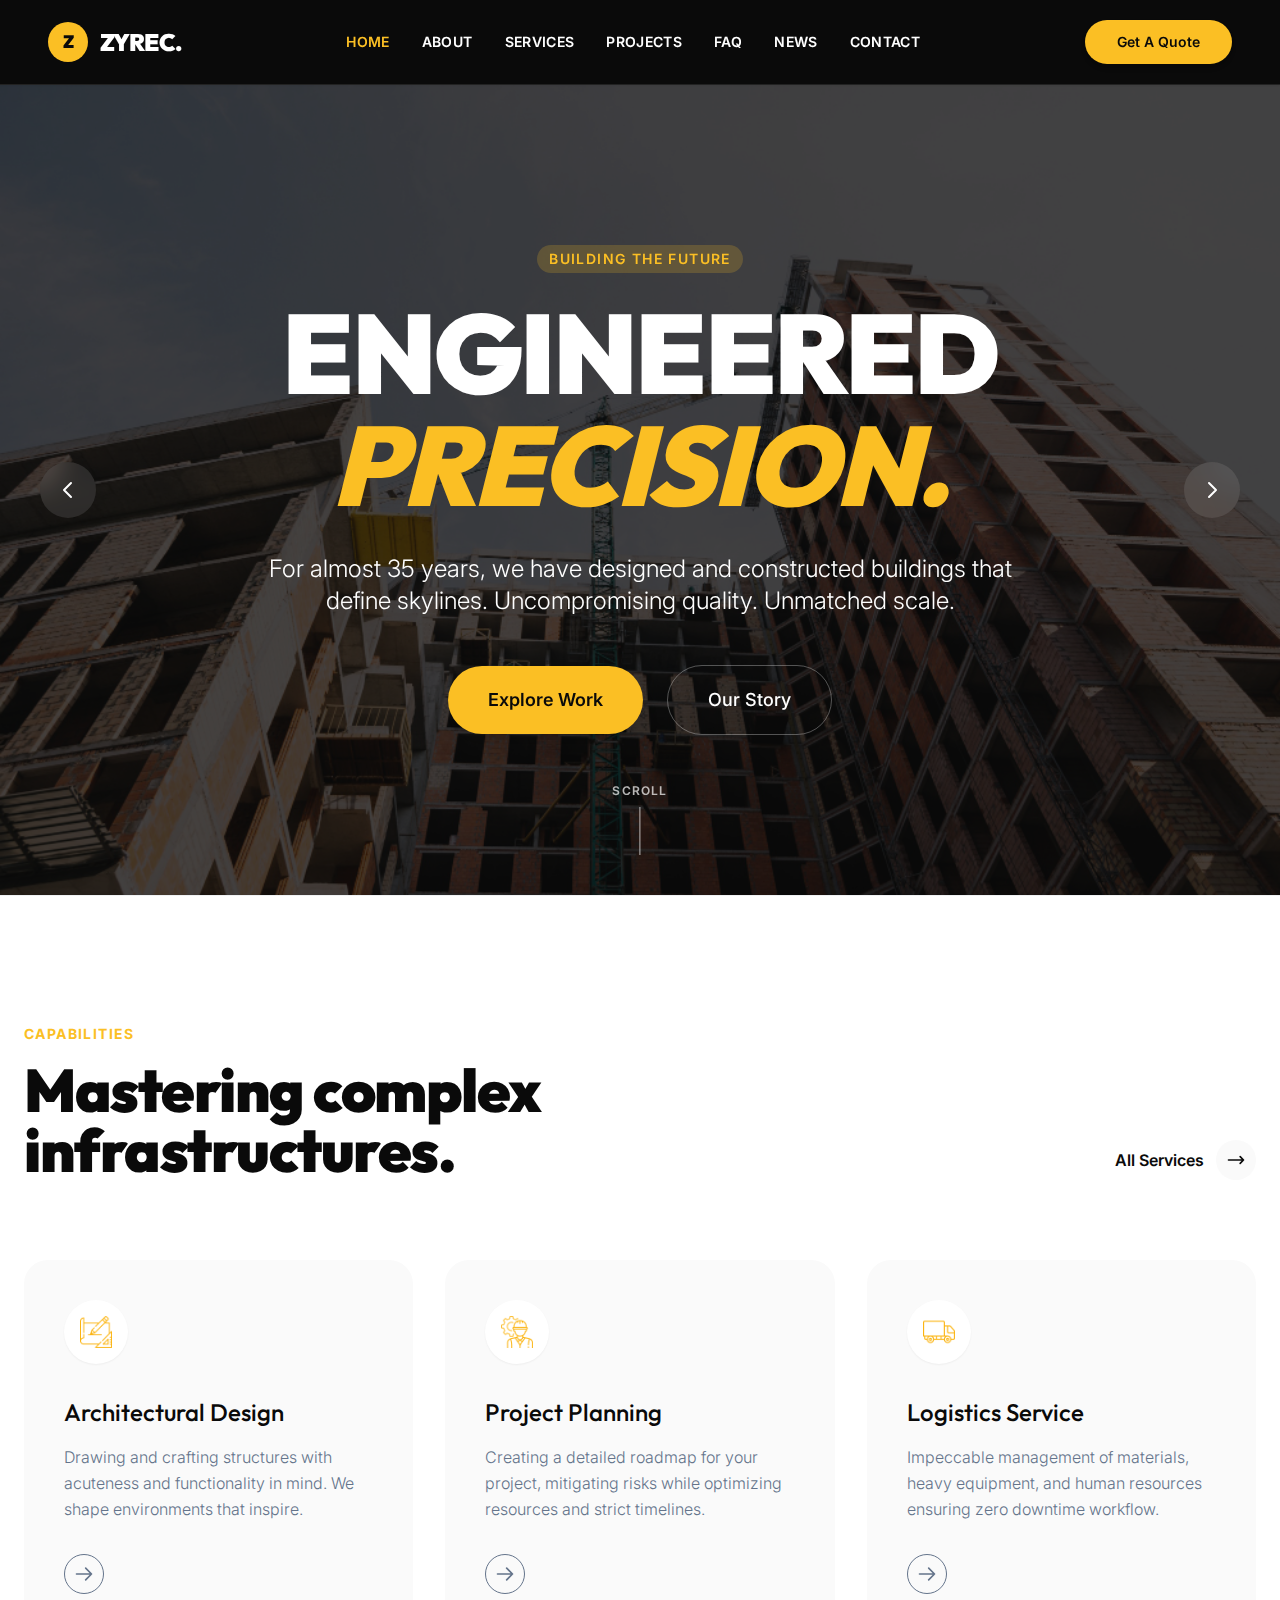
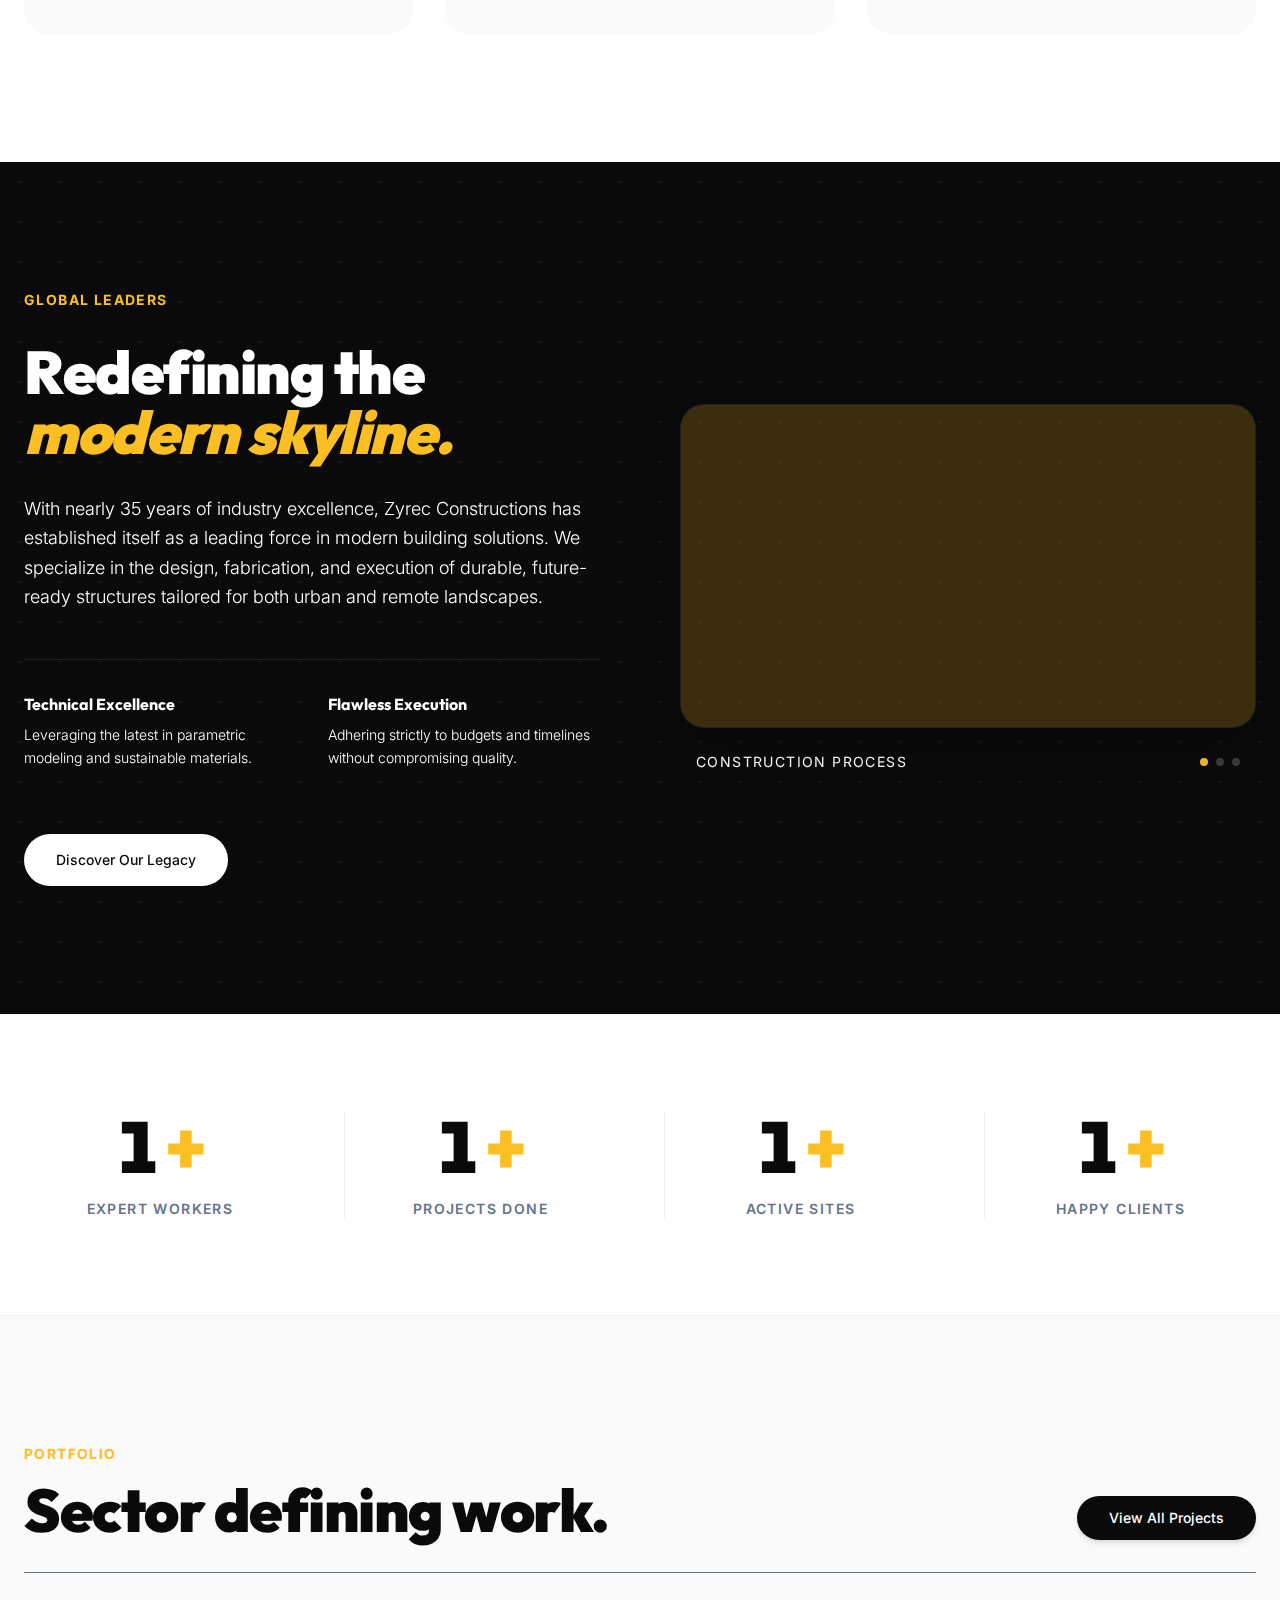
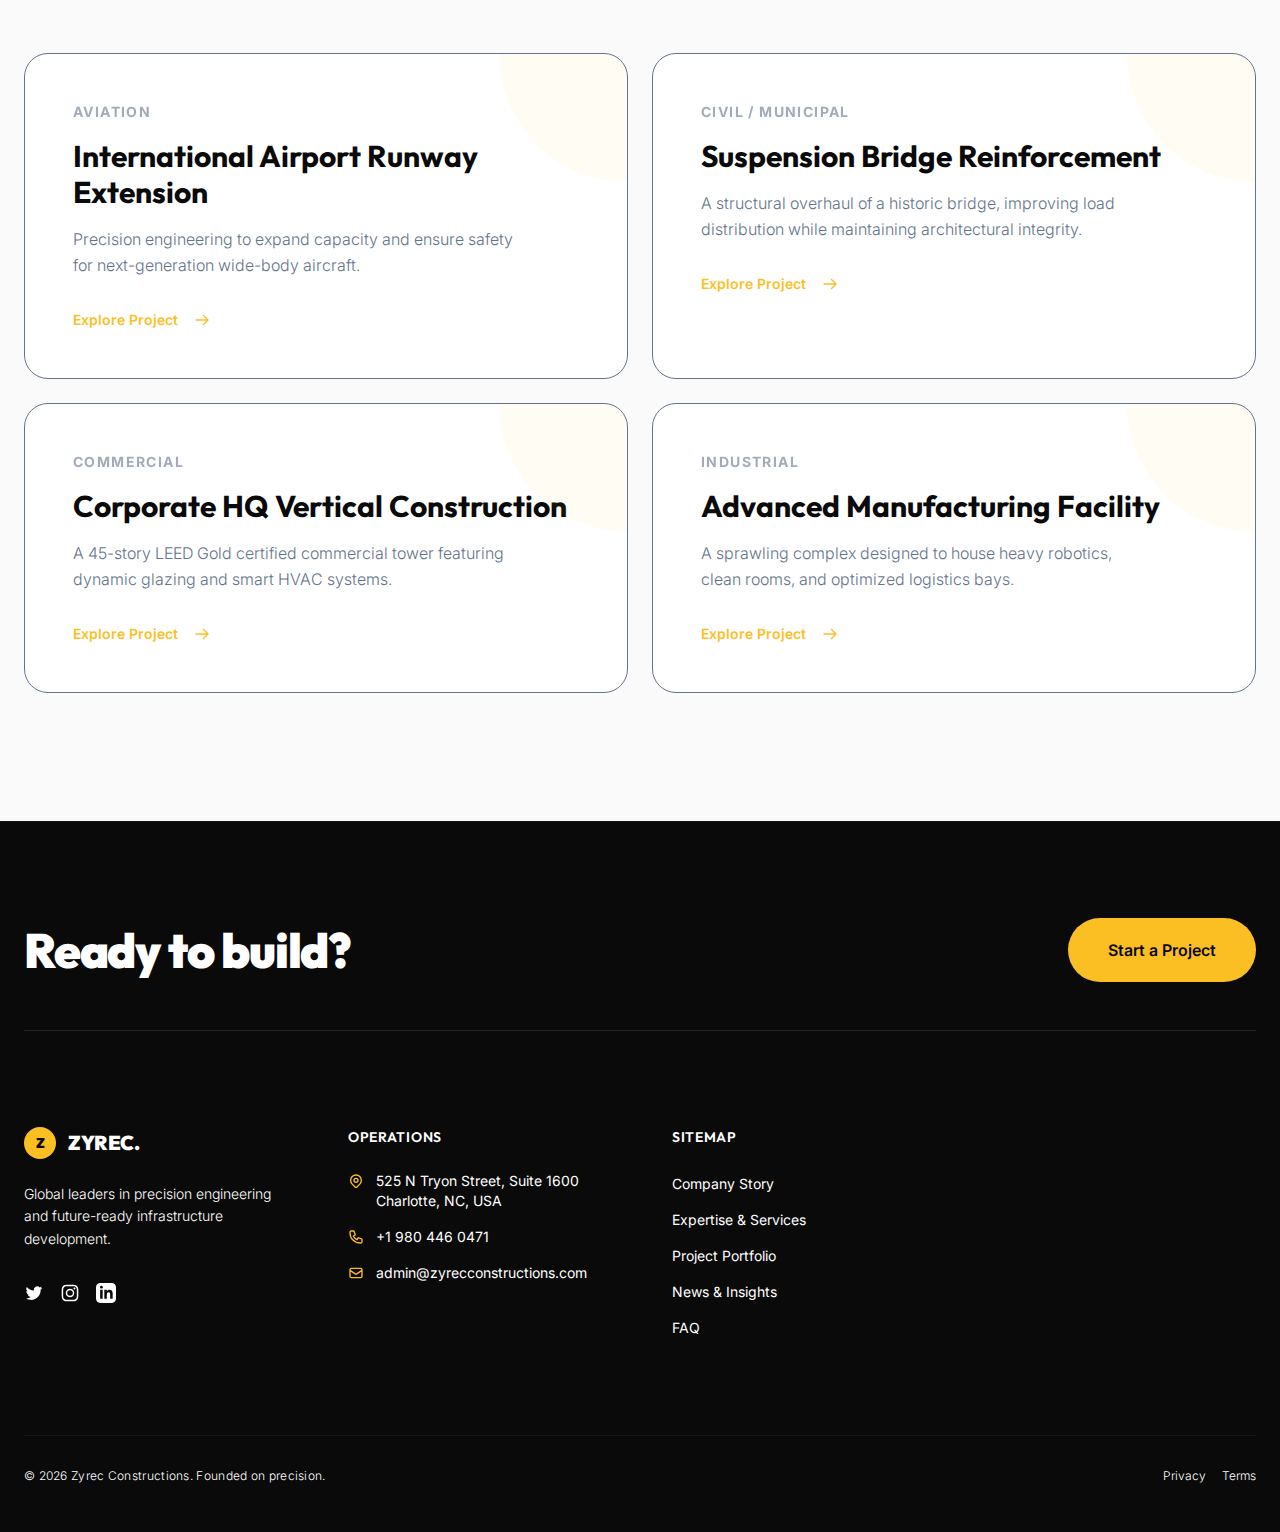
<file: index.html>
<!DOCTYPE html>
<html lang="en">

<head>
    <meta charset="UTF-8" />
    <meta name="viewport" content="width=device-width, initial-scale=1.0" />
    <meta name="description"
        content="Zyrec Constructions provides innovative and reliable building solutions, specializing in infrastructure for urban and remote developments." />
    <meta name="keywords"
        content="construction, infrastructure, building, civil engineering, urban development, remote projects, Zyrec" />
    <meta name="author" content="Zyrec Constructions" />
    <meta http-equiv="X-UA-Compatible" content="IE=edge" />
    <meta name="format-detection" content="telephone=no" />

    <title>Zyrec Constructions</title>
    <!-- Tailwind compiled CSS -->
    <link rel="stylesheet" href="css/tailwind-output.css" />
    <!-- Favicon -->
    <link rel="icon" href="images/favicon_z.png" type="image/png">
    <!-- Fonts: Inter (Body) & Outfit (Headings) -->
    <link rel="preconnect" href="https://fonts.googleapis.com">
    <link rel="preconnect" href="https://fonts.gstatic.com" crossorigin>
    <link
        href="https://fonts.googleapis.com/css2?family=Inter:wght@300;400;500;600&family=Outfit:wght@400;600;800;900&display=swap"
        rel="stylesheet">

    <script src="script.js" defer></script>
</head>

<body id="top" class="font-sans text-gray bg-light antialiased selection:bg-primary selection:text-dark">
    <!-- Header / Navbar -->
    <header
        class="w-full bg-dark backdrop-blur-md shadow-sm z-50 transition-all duration-300 fixed border-b border-white/10"
        id="main-header" style="position: sticky; top: 0;">
        <nav class="max-w-[90rem] mx-auto py-5 px-6 md:px-12 flex justify-between items-center w-full" id="main-nav">
            <!-- Logo -->
            <a href="/" class="flex items-center gap-3 group">
                <div
                    class="w-8 h-8 md:w-10 md:h-10 bg-primary rounded-full flex items-center justify-center transition-transform group-hover:scale-110 duration-300">
                    <span class="text-dark font-display font-black text-base md:text-lg">Z</span>
                </div>
                <h1 class="text-xl md:text-2xl font-display font-black text-white tracking-tight">
                    ZYREC.
                </h1>
            </a>

            <!-- Desktop Menu -->
            <ul class="hidden lg:flex gap-8 items-center text-sm font-semibold tracking-wide uppercase">
                <li><a href="/" class="text-primary transition-colors py-1 relative">HOME</a></li>
                <li><a href="about/"
                        class="text-white hover:text-primary transition-colors py-1 relative group">ABOUT<span
                            class="absolute left-0 -bottom-1 w-full h-[2px] bg-primary scale-x-0 group-hover:scale-x-100 transition-transform origin-left duration-300"></span></a>
                </li>
                <li><a href="services/"
                        class="text-white hover:text-primary transition-colors py-1 relative group">SERVICES<span
                            class="absolute left-0 -bottom-1 w-full h-[2px] bg-primary scale-x-0 group-hover:scale-x-100 transition-transform origin-left duration-300"></span></a>
                </li>
                <li><a href="projects/"
                        class="text-white hover:text-primary transition-colors py-1 relative group">PROJECTS<span
                            class="absolute left-0 -bottom-1 w-full h-[2px] bg-primary scale-x-0 group-hover:scale-x-100 transition-transform origin-left duration-300"></span></a>
                </li>
                <li><a href="faq/" class="text-white hover:text-primary transition-colors py-1 relative group">FAQ<span
                            class="absolute left-0 -bottom-1 w-full h-[2px] bg-primary scale-x-0 group-hover:scale-x-100 transition-transform origin-left duration-300"></span></a>
                </li>
                <li><a href="news/"
                        class="text-white hover:text-primary transition-colors py-1 relative group">NEWS<span
                            class="absolute left-0 -bottom-1 w-full h-[2px] bg-primary scale-x-0 group-hover:scale-x-100 transition-transform origin-left duration-300"></span></a>
                </li>
                <li><a href="contact/"
                        class="text-white hover:text-primary transition-colors py-1 relative group">CONTACT<span
                            class="absolute left-0 -bottom-1 w-full h-[2px] bg-primary scale-x-0 group-hover:scale-x-100 transition-transform origin-left duration-300"></span></a>
                </li>
            </ul>

            <!-- CTA Button -->
            <div class="hidden lg:flex items-center gap-6">
                <a href="contact/"
                    class="bg-primary text-dark font-semibold text-sm px-8 py-3 rounded-full hover:bg-white transition-all duration-300 shadow-md hover:shadow-lg hover:-translate-y-0.5">Get
                    A Quote</a>
            </div>

            <!-- Mobile Menu Button -->
            <button class="lg:hidden relative w-8 h-6 text-white hover:text-primary transition-colors focus:outline-none"
                id="hamburger-menu" aria-label="Menu">
                <span class="hamburger-line top-line"></span>
                <span class="hamburger-line middle-line"></span>
                <span class="hamburger-line bottom-line"></span>
            </button>

            <!-- Mobile Dropdown -->
            <ul id="mobile-menu"
                class="hidden flex-col items-center gap-6 mt-6 bg-white shadow-2xl absolute top-full left-0 w-full p-8 lg:hidden border-t border-gray-100">
                <li><a href="/"
                        class="hover:text-primary transition-colors text-primary font-display font-bold text-2xl">HOME</a>
                </li>
                <li><a href="about/"
                        class="hover:text-primary text-dark transition-colors font-display font-bold text-2xl">ABOUT</a>
                </li>
                <li><a href="services/"
                        class="hover:text-primary text-dark transition-colors font-display font-bold text-2xl">SERVICES</a>
                </li>
                <li><a href="projects/"
                        class="hover:text-primary text-dark transition-colors font-display font-bold text-2xl">PROJECTS</a>
                </li>
                <li><a href="faq/"
                        class="hover:text-primary text-dark transition-colors font-display font-bold text-2xl">FAQ</a>
                </li>
                <li><a href="news/"
                        class="hover:text-primary text-dark transition-colors font-display font-bold text-2xl">NEWS</a>
                </li>
                
                <li><a href="contact/" class="hover:text-primary text-dark transition-colors font-display font-bold text-2xl">CONTACT</a></li>
                <li><a href="contact/"
                        class="mt-4 bg-primary text-dark font-bold px-10 py-4 rounded-full w-full text-center hover:bg-dark hover:text-white transition-colors">GET
                        A QUOTE</a></li>
            </ul>
        </nav>
    </header>

    <main>
        <!-- Hero Slider -->
        <section id="hero-slider"
            class="relative w-full min-h-[90vh] flex items-center justify-center overflow-hidden bg-dark">
            <!-- Slides Container -->
            <div id="slides-wrapper" class="absolute inset-0 w-full h-full">
                <!-- Slide 1 -->
                <div
                    class="slide absolute inset-0 w-full h-full opacity-100 z-10 transition-opacity duration-1000 ease-in-out">
                    <img src="images/building-construction.jpg"
                        class="absolute inset-0 w-full h-full object-cover mix-blend-overlay opacity-60"
                        alt="Building Construction">
                    <div class="absolute inset-0 bg-dark/60"></div>
                    <div
                        class="relative z-10 h-full flex flex-col justify-center items-center text-center px-6 max-w-5xl mx-auto -mt-10 md:mt-0">
                        <span
                            class="inline-block py-1 px-3 rounded-full bg-primary/20 text-primary font-semibold tracking-widest text-sm uppercase mb-6 animate-fade-in-up">Building
                            The Future</span>
                        <h2 class="text-5xl md:text-7xl lg:text-[7rem] font-display font-black text-white leading-[1.05] tracking-tight mb-8 animate-fade-in-up"
                            style="animation-delay: 100ms;">
                            ENGINEERED <br /><span class="text-primary italic">PRECISION.</span>
                        </h2>
                        <p class="text-lg md:text-2xl text-white mb-12 leading-relaxed font-light max-w-3xl mx-auto animate-fade-in-up"
                            style="animation-delay: 200ms;">
                            For almost 35 years, we have designed and constructed buildings that define skylines.
                            Uncompromising quality. Unmatched scale.
                        </p>
                        <div class="flex flex-col sm:flex-row items-center justify-center gap-6 animate-fade-in-up"
                            style="animation-delay: 300ms;">
                            <a href="projects/"
                                class="bg-primary text-dark font-semibold text-lg px-10 py-5 rounded-full hover:bg-white transition-all duration-300 shadow-xl hover:-translate-y-1 w-full sm:w-auto">Explore
                                Work</a>
                            <a href="about/"
                                class="bg-transparent border border-white/30 text-white font-medium text-lg px-10 py-5 rounded-full hover:border-white hover:bg-white hover:text-dark transition-all duration-300 w-full sm:w-auto">Our
                                Story</a>
                        </div>
                    </div>
                </div>

                <!-- Slide 2 -->
                <div
                    class="slide absolute inset-0 w-full h-full opacity-0 z-0 transition-opacity duration-1000 ease-in-out">
                    <img src="images/road-construction.jpg"
                        class="absolute inset-0 w-full h-full object-cover mix-blend-overlay opacity-50"
                        alt="Road Construction">
                    <div class="absolute inset-0 bg-dark/60"></div>
                    <div
                        class="relative z-10 h-full flex flex-col justify-center items-center text-center px-6 max-w-5xl mx-auto -mt-10 md:mt-0">
                        <span
                            class="inline-block py-1 px-3 rounded-full bg-primary/20 text-primary font-semibold tracking-widest text-sm uppercase mb-6">Unrivaled
                            Scale</span>
                        <h2
                            class="text-5xl md:text-7xl lg:text-[7rem] font-display font-black text-white leading-[1.05] tracking-tight mb-8">
                            CONNECTING <br /><span class="text-primary italic">COMMUNITIES.</span>
                        </h2>
                        <p class="text-lg md:text-2xl text-white mb-12 leading-relaxed font-light max-w-3xl mx-auto">
                            Developing vast, durable infrastructure and transportation networks that keep the world
                            moving forward.
                        </p>
                        <div class="flex flex-col sm:flex-row items-center justify-center gap-6">
                            <a href="services/"
                                class="bg-primary text-dark font-semibold text-lg px-10 py-5 rounded-full hover:bg-white transition-all duration-300 shadow-xl hover:-translate-y-1 w-full sm:w-auto">Our
                                Services</a>
                        </div>
                    </div>
                </div>

                <!-- Slide 3 -->
                <div
                    class="slide absolute inset-0 w-full h-full opacity-0 z-0 transition-opacity duration-1000 ease-in-out">
                    <img src="images/gasplant.jpg"
                        class="absolute inset-0 w-full h-full object-cover mix-blend-overlay opacity-50"
                        alt="Industrial Plant">
                    <div class="absolute inset-0 bg-dark/70"></div>
                    <div
                        class="relative z-10 h-full flex flex-col justify-center items-center text-center px-6 max-w-5xl mx-auto -mt-10 md:mt-0">
                        <span
                            class="inline-block py-1 px-3 rounded-full bg-primary/20 text-primary font-semibold tracking-widest text-sm uppercase mb-6">Heavy
                            Industrial</span>
                        <h2
                            class="text-5xl md:text-7xl lg:text-[7rem] font-display font-black text-white leading-[1.05] tracking-tight mb-8">
                            POWERING <br /><span class="text-primary italic">PROGRESS.</span>
                        </h2>
                        <p class="text-lg md:text-2xl text-white mb-12 leading-relaxed font-light max-w-3xl mx-auto">
                            Constructing the foundation for massive energy and utility sectors with rigorous safety and
                            compliance standards.
                        </p>
                        <div class="flex flex-col sm:flex-row items-center justify-center gap-6">
                            <a href="contact/"
                                class="bg-primary text-dark font-semibold text-lg px-10 py-5 rounded-full hover:bg-white transition-all duration-300 shadow-xl hover:-translate-y-1 w-full sm:w-auto">Start
                                A Project</a>
                        </div>
                    </div>
                </div>
            </div>

            <!-- Slider Controls -->
            <button id="slider-prev"
                class="absolute left-4 md:left-10 bottom-20 md:bottom-auto md:top-1/2 md:-translate-y-1/2 w-14 h-14 rounded-full bg-white/10 hover:bg-primary text-white hover:text-dark flex items-center justify-center backdrop-blur-md transition-all z-20 focus:outline-none">
                <svg class="w-6 h-6" fill="none" stroke="currentColor" viewBox="0 0 24 24">
                    <path stroke-linecap="round" stroke-linejoin="round" stroke-width="2" d="M15 19l-7-7 7-7"></path>
                </svg>
            </button>
            <button id="slider-next"
                class="absolute right-4 md:right-10 bottom-20 md:bottom-auto md:top-1/2 md:-translate-y-1/2 w-14 h-14 rounded-full bg-white/10 hover:bg-primary text-white hover:text-dark flex items-center justify-center backdrop-blur-md transition-all z-20 focus:outline-none">
                <svg class="w-6 h-6" fill="none" stroke="currentColor" viewBox="0 0 24 24">
                    <path stroke-linecap="round" stroke-linejoin="round" stroke-width="2" d="M9 5l7 7-7 7"></path>
                </svg>
            </button>

            <!-- Minimal Scroll Indicator -->
            <div
                class="absolute bottom-10 left-1/2 transform -translate-x-1/2 flex flex-col items-center gap-2 animate-bounce opacity-70 z-20">
                <span class="text-xs tracking-widest uppercase font-semibold text-white">Scroll</span>
                <div class="w-[1px] h-12 bg-white"></div>
            </div>
        </section>

        <!-- Services Block -->
        <section class="py-32 px-6 relative bg-white border-t border-gray/10">
            <div class="max-w-[90rem] mx-auto">
                <div class="flex flex-col md:flex-row justify-between items-end mb-20 gap-8">
                    <div class="max-w-3xl">
                        <span
                            class="text-primary font-bold tracking-widest uppercase text-sm mb-4 block">Capabilities</span>
                        <h2 class="text-4xl md:text-6xl font-display font-black text-dark tracking-tight leading-tight">
                            Mastering complex infrastructures.</h2>
                    </div>
                    <a href="services/"
                        class="hidden md:inline-flex items-center gap-3 text-dark font-semibold hover:text-primary transition-colors group">
                        All Services
                        <span
                            class="w-10 h-10 rounded-full bg-light flex items-center justify-center group-hover:bg-primary transition-colors">
                            <svg class="w-5 h-5 group-hover:text-dark transition-colors" fill="none"
                                stroke="currentColor" viewBox="0 0 24 24">
                                <path stroke-linecap="round" stroke-linejoin="round" stroke-width="2"
                                    d="M17 8l4 4m0 0l-4 4m4-4H3"></path>
                            </svg>
                        </span>
                    </a>
                </div>

                <div class="grid grid-cols-1 md:grid-cols-3 gap-8">
                    <!-- Service 1 -->
                    <div
                        class="group p-10 rounded-3xl bg-light hover:bg-dark transition-colors duration-500 cursor-pointer flex flex-col h-full">
                        <div
                            class="w-16 h-16 rounded-full bg-white flex items-center justify-center mb-8 group-hover:bg-primary transition-colors duration-500 shadow-sm">
                            <img src="images/service-icon-1.png" loading="lazy"
                                class="w-8 h-8 group-hover:brightness-0 transition-all duration-500" alt="Architecture">
                        </div>
                        <h3
                            class="text-2xl font-display font-medium text-dark mb-4 group-hover:text-white transition-colors duration-500">
                            Architectural Design</h3>
                        <p
                            class="text-gray group-hover:text-gray-300 leading-relaxed font-light transition-colors duration-500 mb-8 flex-grow">
                            Drawing and crafting structures with acuteness and functionality in mind. We shape
                            environments that inspire.</p>
                        <div
                            class="mt-auto w-10 h-10 rounded-full border border-gray-200 flex items-center justify-center group-hover:border-primary group-hover:bg-primary transition-all duration-500">
                            <svg class="w-5 h-5 text-gray group-hover:text-dark" fill="none" stroke="currentColor"
                                viewBox="0 0 24 24">
                                <path stroke-linecap="round" stroke-linejoin="round" stroke-width="2"
                                    d="M14 5l7 7m0 0l-7 7m7-7H3"></path>
                            </svg>
                        </div>
                    </div>

                    <!-- Service 2 -->
                    <div
                        class="group p-10 rounded-3xl bg-light hover:bg-dark transition-colors duration-500 cursor-pointer flex flex-col h-full">
                        <div
                            class="w-16 h-16 rounded-full bg-white flex items-center justify-center mb-8 group-hover:bg-primary transition-colors duration-500 shadow-sm">
                            <img src="images/service-icon-2.png" loading="lazy"
                                class="w-8 h-8 group-hover:brightness-0 transition-all duration-500" alt="Planning">
                        </div>
                        <h3
                            class="text-2xl font-display font-medium text-dark mb-4 group-hover:text-white transition-colors duration-500">
                            Project Planning</h3>
                        <p
                            class="text-gray group-hover:text-gray-300 leading-relaxed font-light transition-colors duration-500 mb-8 flex-grow">
                            Creating a detailed roadmap for your project, mitigating risks while optimizing resources
                            and strict timelines.</p>
                        <div
                            class="mt-auto w-10 h-10 rounded-full border border-gray-200 flex items-center justify-center group-hover:border-primary group-hover:bg-primary transition-all duration-500">
                            <svg class="w-5 h-5 text-gray group-hover:text-dark" fill="none" stroke="currentColor"
                                viewBox="0 0 24 24">
                                <path stroke-linecap="round" stroke-linejoin="round" stroke-width="2"
                                    d="M14 5l7 7m0 0l-7 7m7-7H3"></path>
                            </svg>
                        </div>
                    </div>

                    <!-- Service 3 -->
                    <div
                        class="group p-10 rounded-3xl bg-light hover:bg-dark transition-colors duration-500 cursor-pointer flex flex-col h-full">
                        <div
                            class="w-16 h-16 rounded-full bg-white flex items-center justify-center mb-8 group-hover:bg-primary transition-colors duration-500 shadow-sm">
                            <img src="images/service-icon-3.png" loading="lazy"
                                class="w-8 h-8 group-hover:brightness-0 transition-all duration-500" alt="Logistics">
                        </div>
                        <h3
                            class="text-2xl font-display font-medium text-dark mb-4 group-hover:text-white transition-colors duration-500">
                            Logistics Service</h3>
                        <p
                            class="text-gray group-hover:text-gray-300 leading-relaxed font-light transition-colors duration-500 mb-8 flex-grow">
                            Impeccable management of materials, heavy equipment, and human resources ensuring zero
                            downtime workflow.</p>
                        <div
                            class="mt-auto w-10 h-10 rounded-full border border-gray-200 flex items-center justify-center group-hover:border-primary group-hover:bg-primary transition-all duration-500">
                            <svg class="w-5 h-5 text-gray group-hover:text-dark" fill="none" stroke="currentColor"
                                viewBox="0 0 24 24">
                                <path stroke-linecap="round" stroke-linejoin="round" stroke-width="2"
                                    d="M14 5l7 7m0 0l-7 7m7-7H3"></path>
                            </svg>
                        </div>
                    </div>
                </div>
            </div>
        </section>

        <!-- About & Video Section -->
        <section class="py-32 bg-dark text-white relative overflow-hidden">
            <!-- Decorative Abstract BG -->
            <div class="absolute inset-0 opacity-10"
                style="background-image: radial-gradient(#FBBF24 1px, transparent 1px); background-size: 40px 40px;">
            </div>

            <div class="max-w-[90rem] mx-auto px-6 relative z-10">
                <div class="grid lg:grid-cols-2 gap-20 items-center">

                    <div class="flex flex-col gap-8 order-2 lg:order-1">
                        <span class="text-primary font-bold tracking-widest uppercase text-sm block">Global
                            Leaders</span>
                        <h2
                            class="text-4xl md:text-5xl lg:text-6xl font-display font-black leading-tight tracking-tight">
                            Redefining the <br /><span class="text-primary italic">modern skyline.</span>
                        </h2>
                        <p class="text-gray-400 text-lg leading-relaxed font-light max-w-xl">
                            With nearly 35 years of industry excellence, Zyrec Constructions has established itself as a
                            leading force in modern building solutions. We specialize in the design, fabrication, and
                            execution of durable, future-ready structures tailored for both urban and remote landscapes.
                        </p>

                        <div class="grid grid-cols-2 gap-8 mt-4 border-t border-white/10 pt-8">
                            <div>
                                <h4 class="font-display font-bold mb-2">Technical Excellence</h4>
                                <p class="text-sm text-gray-400 font-light leading-relaxed">Leveraging the latest in
                                    parametric modeling and sustainable materials.</p>
                            </div>
                            <div>
                                <h4 class="font-display font-bold mb-2">Flawless Execution</h4>
                                <p class="text-sm text-gray-400 font-light leading-relaxed">Adhering strictly to budgets
                                    and timelines without compromising quality.</p>
                            </div>
                        </div>

                        <div class="mt-8">
                            <a href="about/"
                                class="inline-flex items-center justify-center bg-white text-dark font-medium text-sm px-8 py-4 rounded-full hover:bg-primary hover:text-dark transition-all duration-300">
                                Discover Our Legacy
                            </a>
                        </div>
                    </div>

                    <!-- Repositioned Video Embed -->
                    <div class="order-1 lg:order-2">
                        <div
                            class="relative rounded-3xl overflow-hidden shadow-2xl aspect-video border border-white/10 group">
                            <div
                                class="absolute inset-0 bg-primary/20 mix-blend-overlay pointer-events-none group-hover:opacity-0 transition-opacity duration-500 z-10">
                            </div>
                            <iframe class="w-full h-full object-cover"
                                src="https://www.youtube.com/embed/ABvUTcVqfMY?controls=0" title="Construction Process"
                                frameborder="0"
                                allow="accelerometer; autoplay; clipboard-write; encrypted-media; gyroscope; picture-in-picture"
                                allowfullscreen>
                            </iframe>
                        </div>
                        <div class="mt-6 flex justify-between items-center px-4">
                            <p class="text-sm text-gray-400 uppercase tracking-widest">Construction Process</p>
                            <div class="flex gap-2">
                                <span class="w-2 h-2 rounded-full bg-primary"></span>
                                <span class="w-2 h-2 rounded-full bg-white/20"></span>
                                <span class="w-2 h-2 rounded-full bg-white/20"></span>
                            </div>
                        </div>
                    </div>
                </div>
            </div>
        </section>

        <!-- Clean Numeric Track Record -->
        <section class="py-24 bg-white border-y border-gray/10">
            <div class="max-w-[90rem] mx-auto px-6">
                <div class="grid grid-cols-2 lg:grid-cols-4 gap-12 divide-x divide-gray/10">

                    <div class="flex flex-col items-center justify-center text-center px-4 group">
                        <span
                            class="text-6xl md:text-7xl font-display font-black text-dark tabular-nums tracking-tighter group-hover:text-primary transition-colors">
                            <span class="counter" data-target="725">1</span> <span class="text-primary">+</span>
                        </span>
                        <p class="text-sm font-semibold tracking-widest text-gray uppercase mt-4">Expert Workers</p>
                    </div>

                    <div class="flex flex-col items-center justify-center text-center px-4 group">
                        <span
                            class="text-6xl md:text-7xl font-display font-black text-dark tabular-nums tracking-tighter group-hover:text-primary transition-colors">
                            <span class="counter" data-target="625">1</span> <span class="text-primary">+</span>
                        </span>
                        <p class="text-sm font-semibold tracking-widest text-gray uppercase mt-4">Projects Done</p>
                    </div>

                    <div class="flex flex-col items-center justify-center text-center px-4 group">
                        <span
                            class="text-6xl md:text-7xl font-display font-black text-dark tabular-nums tracking-tighter group-hover:text-primary transition-colors">
                            <span class="counter" data-target="523">1</span> <span class="text-primary">+</span>
                        </span>
                        <p class="text-sm font-semibold tracking-widest text-gray uppercase mt-4">Active Sites</p>
                    </div>

                    <div class="flex flex-col items-center justify-center text-center px-4 group">
                        <span
                            class="text-6xl md:text-7xl font-display font-black text-dark tabular-nums tracking-tighter group-hover:text-primary transition-colors">
                            <span class="counter" data-target="450">1</span> <span class="text-primary">+</span>
                        </span>
                        <p class="text-sm font-semibold tracking-widest text-gray uppercase mt-4">Happy Clients</p>
                    </div>

                </div>
            </div>
        </section>

        <!-- Typographic Projects Overview -->
        <section class="py-32 bg-light">
            <div class="max-w-[90rem] mx-auto px-6">
                <!-- Header -->
                <div
                    class="flex flex-col md:flex-row justify-between items-end mb-20 gap-8 border-b border-gray-200 pb-8">
                    <div class="max-w-3xl">
                        <span
                            class="text-primary font-bold tracking-widest uppercase text-sm mb-4 block">Portfolio</span>
                        <h2 class="text-4xl md:text-6xl font-display font-black text-dark tracking-tight leading-tight">
                            Sector defining work.</h2>
                    </div>
                    <a href="projects/"
                        class="bg-dark text-white px-8 py-3 rounded-full font-medium text-sm hover:bg-primary hover:text-dark transition-all shadow-md hover:-translate-y-0.5 whitespace-nowrap">View
                        All Projects</a>
                </div>

                <!-- Minimal Grid without photos -->
                <div class="grid grid-cols-1 md:grid-cols-2 gap-6">
                    <!-- Project Item -->
                    <a href="projects/"
                        class="group block p-12 bg-white rounded-3xl border border-gray-100 hover:border-primary hover:shadow-2xl transition-all duration-300 hover:-translate-y-2 relative overflow-hidden">
                        <div
                            class="absolute top-0 right-0 w-32 h-32 bg-primary/5 rounded-bl-full group-hover:bg-primary/20 transition-colors">
                        </div>
                        <span
                            class="text-sm font-bold text-gray uppercase tracking-widest mb-4 block opacity-60">Aviation</span>
                        <h3 class="text-3xl font-display font-bold text-dark mb-4">International Airport Runway
                            Extension</h3>
                        <p class="text-gray font-light leading-relaxed mb-8 max-w-md">Precision engineering to expand
                            capacity and ensure safety for next-generation wide-body aircraft.</p>
                        <div class="flex items-center gap-4 text-sm font-semibold text-primary">
                            Explore Project <svg class="w-4 h-4 group-hover:translate-x-2 transition-transform"
                                fill="none" stroke="currentColor" viewBox="0 0 24 24">
                                <path stroke-linecap="round" stroke-linejoin="round" stroke-width="2"
                                    d="M14 5l7 7m0 0l-7 7m7-7H3"></path>
                            </svg>
                        </div>
                    </a>

                    <!-- Project Item -->
                    <a href="projects/"
                        class="group block p-12 bg-white rounded-3xl border border-gray-100 hover:border-primary hover:shadow-2xl transition-all duration-300 hover:-translate-y-2 relative overflow-hidden">
                        <div
                            class="absolute top-0 right-0 w-32 h-32 bg-primary/5 rounded-bl-full group-hover:bg-primary/20 transition-colors">
                        </div>
                        <span class="text-sm font-bold text-gray uppercase tracking-widest mb-4 block opacity-60">Civil
                            / Municipal</span>
                        <h3 class="text-3xl font-display font-bold text-dark mb-4">Suspension Bridge Reinforcement</h3>
                        <p class="text-gray font-light leading-relaxed mb-8 max-w-md">A structural overhaul of a
                            historic bridge, improving load distribution while maintaining architectural integrity.</p>
                        <div class="flex items-center gap-4 text-sm font-semibold text-primary">
                            Explore Project <svg class="w-4 h-4 group-hover:translate-x-2 transition-transform"
                                fill="none" stroke="currentColor" viewBox="0 0 24 24">
                                <path stroke-linecap="round" stroke-linejoin="round" stroke-width="2"
                                    d="M14 5l7 7m0 0l-7 7m7-7H3"></path>
                            </svg>
                        </div>
                    </a>

                    <!-- Project Item -->
                    <a href="projects/"
                        class="group block p-12 bg-white rounded-3xl border border-gray-100 hover:border-primary hover:shadow-2xl transition-all duration-300 hover:-translate-y-2 relative overflow-hidden">
                        <div
                            class="absolute top-0 right-0 w-32 h-32 bg-primary/5 rounded-bl-full group-hover:bg-primary/20 transition-colors">
                        </div>
                        <span
                            class="text-sm font-bold text-gray uppercase tracking-widest mb-4 block opacity-60">Commercial</span>
                        <h3 class="text-3xl font-display font-bold text-dark mb-4">Corporate HQ Vertical Construction
                        </h3>
                        <p class="text-gray font-light leading-relaxed mb-8 max-w-md">A 45-story LEED Gold certified
                            commercial tower featuring dynamic glazing and smart HVAC systems.</p>
                        <div class="flex items-center gap-4 text-sm font-semibold text-primary">
                            Explore Project <svg class="w-4 h-4 group-hover:translate-x-2 transition-transform"
                                fill="none" stroke="currentColor" viewBox="0 0 24 24">
                                <path stroke-linecap="round" stroke-linejoin="round" stroke-width="2"
                                    d="M14 5l7 7m0 0l-7 7m7-7H3"></path>
                            </svg>
                        </div>
                    </a>

                    <!-- Project Item -->
                    <a href="projects/"
                        class="group block p-12 bg-white rounded-3xl border border-gray-100 hover:border-primary hover:shadow-2xl transition-all duration-300 hover:-translate-y-2 relative overflow-hidden">
                        <div
                            class="absolute top-0 right-0 w-32 h-32 bg-primary/5 rounded-bl-full group-hover:bg-primary/20 transition-colors">
                        </div>
                        <span
                            class="text-sm font-bold text-gray uppercase tracking-widest mb-4 block opacity-60">Industrial</span>
                        <h3 class="text-3xl font-display font-bold text-dark mb-4">Advanced Manufacturing Facility</h3>
                        <p class="text-gray font-light leading-relaxed mb-8 max-w-md">A sprawling complex designed to
                            house heavy robotics, clean rooms, and optimized logistics bays.</p>
                        <div class="flex items-center gap-4 text-sm font-semibold text-primary">
                            Explore Project <svg class="w-4 h-4 group-hover:translate-x-2 transition-transform"
                                fill="none" stroke="currentColor" viewBox="0 0 24 24">
                                <path stroke-linecap="round" stroke-linejoin="round" stroke-width="2"
                                    d="M14 5l7 7m0 0l-7 7m7-7H3"></path>
                            </svg>
                        </div>
                    </a>
                </div>
            </div>
        </section>

    </main>

    <!-- Modern Minimal Footer -->
    <footer class="bg-dark text-white pt-24 pb-12 border-t border-white/5">
        <div class="max-w-[90rem] mx-auto px-6">
            <!-- Footer Top CTA -->
            <div
                class="flex flex-col md:flex-row justify-between items-center mb-24 pb-12 border-b border-white/10 gap-8">
                <h2 class="text-4xl md:text-5xl font-display font-black tracking-tight">Ready to build?</h2>
                <a href="contact/"
                    class="bg-primary text-dark font-semibold px-10 py-5 rounded-full hover:bg-white transition-colors duration-300">Start
                    a Project</a>
            </div>

            <div class="grid grid-cols-1 md:grid-cols-2 lg:grid-cols-4 gap-16 mb-24">
                <!-- Brand -->
                <div class="lg:col-span-1">
                    <a href="/" class="flex items-center gap-3 mb-6">
                        <div class="w-8 h-8 bg-primary rounded-full flex items-center justify-center">
                            <span class="text-dark font-display font-black text-sm">Z</span>
                        </div>
                        <h2 class="text-xl font-display font-black tracking-tight">ZYREC.</h2>
                    </a>
                    <p class="text-gray-400 font-light text-sm leading-relaxed mb-8">
                        Global leaders in precision engineering and future-ready infrastructure development.
                    </p>

                    <!-- SVG Social Links -->
                    <div class="flex gap-4">
                        <a href="#" class="text-gray-500 hover:text-primary transition-colors">
                            <svg class="w-5 h-5" fill="currentColor" viewBox="0 0 24 24" aria-hidden="true">
                                <path
                                    d="M8.29 20.251c7.547 0 11.675-6.253 11.675-11.675 0-.178 0-.355-.012-.53A8.348 8.348 0 0022 5.92a8.19 8.19 0 01-2.357.646 4.118 4.118 0 001.804-2.27 8.224 8.224 0 01-2.605.996 4.107 4.107 0 00-6.993 3.743 11.65 11.65 0 01-8.457-4.287 4.106 4.106 0 001.27 5.477A4.072 4.072 0 012.8 9.713v.052a4.105 4.105 0 003.292 4.022 4.095 4.095 0 01-1.853.07 4.108 4.108 0 003.834 2.85A8.233 8.233 0 012 18.407a11.616 11.616 0 006.29 1.84" />
                            </svg>
                        </a>
                        <a href="#" class="text-gray-500 hover:text-primary transition-colors">
                            <svg class="w-5 h-5" fill="currentColor" viewBox="0 0 24 24" aria-hidden="true">
                                <path fill-rule="evenodd"
                                    d="M12.315 2c2.43 0 2.784.013 3.808.06 1.064.049 1.791.218 2.427.465a4.902 4.902 0 011.772 1.153 4.902 4.902 0 011.153 1.772c.247.636.416 1.363.465 2.427.048 1.067.06 1.407.06 4.123v.08c0 2.643-.012 2.987-.06 4.043-.049 1.064-.218 1.791-.465 2.427a4.902 4.902 0 01-1.153 1.772 4.902 4.902 0 01-1.772 1.153c-.636.247-1.363.416-2.427.465-1.067.048-1.407.06-4.123.06h-.08c-2.643 0-2.987-.012-4.043-.06-1.064-.049-1.791-.218-2.427-.465a4.902 4.902 0 01-1.772-1.153 4.902 4.902 0 01-1.153-1.772c-.247-.636-.416-1.363-.465-2.427-.047-1.024-.06-1.379-.06-3.808v-.63c0-2.43.013-2.784.06-3.808.049-1.064.218-1.791.465-2.427a4.902 4.902 0 011.153-1.772A4.902 4.902 0 015.45 2.525c.636-.247 1.363-.416 2.427-.465C8.901 2.013 9.256 2 11.685 2h.63zm-.081 1.802h-.468c-2.456 0-2.784.011-3.807.058-.975.045-1.504.207-1.857.344-.467.182-.8.398-1.15.748-.35.35-.566.683-.748 1.15-.137.353-.3.882-.344 1.857-.047 1.023-.058 1.351-.058 3.807v.468c0 2.456.011 2.784.058 3.807.045.975.207 1.504.344 1.857.182.466.399.8.748 1.15.35.35.683.566 1.15.748.353.137.882.3 1.857.344 1.054.048 1.37.058 4.041.058h.08c2.597 0 2.917-.01 3.96-.058.976-.045 1.505-.207 1.858-.344.466-.182.8-.398 1.15-.748.35-.35.566-.683.748-1.15.137-.353.3-.882.344-1.857.048-1.055.058-1.37.058-4.041v-.08c0-2.597-.01-2.917-.058-3.96-.045-.976-.207-1.505-.344-1.858a3.097 3.097 0 00-.748-1.15 3.098 3.098 0 00-1.15-.748c-.353-.137-.882-.3-1.857-.344-1.023-.047-1.351-.058-3.807-.058zM12 6.865a5.135 5.135 0 110 10.27 5.135 5.135 0 010-10.27zm0 1.802a3.333 3.333 0 100 6.666 3.333 3.333 0 000-6.666zm5.338-3.205a1.2 1.2 0 110 2.4 1.2 1.2 0 010-2.4z"
                                    clip-rule="evenodd" />
                            </svg>
                        </a>
                        <a href="#" class="text-gray-500 hover:text-primary transition-colors">
                            <svg class="w-5 h-5" fill="currentColor" viewBox="0 0 24 24" aria-hidden="true">
                                <path
                                    d="M19 0h-14c-2.761 0-5 2.239-5 5v14c0 2.761 2.239 5 5 5h14c2.762 0 5-2.239 5-5v-14c0-2.761-2.238-5-5-5zm-11 19h-3v-11h3v11zm-1.5-12.268c-.966 0-1.75-.79-1.75-1.764s.784-1.764 1.75-1.764 1.75.79 1.75 1.764-.783 1.764-1.75 1.764zm13.5 12.268h-3v-5.604c0-3.368-4-3.113-4 0v5.604h-3v-11h3v1.765c1.396-2.586 7-2.777 7 2.476v6.759z" />
                            </svg>
                        </a>
                    </div>
                </div>

                <!-- Operations -->
                <div>
                    <h4 class="font-display font-semibold text-white mb-6 uppercase tracking-wider text-sm">Operations
                    </h4>
                    <ul class="space-y-4">
                        <li class="flex items-start gap-3 text-gray-400 text-sm">
                            <span class="text-primary mt-0.5"><svg class="w-4 h-4" fill="none" stroke="currentColor"
                                    viewBox="0 0 24 24">
                                    <path stroke-linecap="round" stroke-linejoin="round" stroke-width="2"
                                        d="M17.657 16.657L13.414 20.9a1.998 1.998 0 01-2.827 0l-4.244-4.243a8 8 0 1111.314 0z">
                                    </path>
                                    <path stroke-linecap="round" stroke-linejoin="round" stroke-width="2"
                                        d="M15 11a3 3 0 11-6 0 3 3 0 016 0z"></path>
                                </svg></span>
                            525 N Tryon Street, Suite 1600<br />Charlotte, NC, USA
                        </li>
                        <li class="flex items-center gap-3 text-gray-400 text-sm">
                            <span class="text-primary"><svg class="w-4 h-4" fill="none" stroke="currentColor"
                                    viewBox="0 0 24 24">
                                    <path stroke-linecap="round" stroke-linejoin="round" stroke-width="2"
                                        d="M3 5a2 2 0 012-2h3.28a1 1 0 01.948.684l1.498 4.493a1 1 0 01-.502 1.21l-2.257 1.13a11.042 11.042 0 005.516 5.516l1.13-2.257a1 1 0 011.21-.502l4.493 1.498a1 1 0 01.684.949V19a2 2 0 01-2 2h-1C9.716 21 3 14.284 3 6V5z">
                                    </path>
                                </svg></span>
                            +1 980 446 0471
                        </li>
                        <li class="flex items-center gap-3 text-gray-400 text-sm">
                            <span class="text-primary"><svg class="w-4 h-4" fill="none" stroke="currentColor"
                                    viewBox="0 0 24 24">
                                    <path stroke-linecap="round" stroke-linejoin="round" stroke-width="2"
                                        d="M3 8l7.89 5.26a2 2 0 002.22 0L21 8M5 19h14a2 2 0 002-2V7a2 2 0 00-2-2H5a2 2 0 00-2 2v10a2 2 0 002 2z">
                                    </path>
                                </svg></span>
                            <a href="mailto:admin@zyrecconstructions.com"
                                class="hover:text-primary transition-colors">admin@zyrecconstructions.com</a>
                        </li>
                    </ul>
                </div>

                <!-- Navigation -->
                <div>
                    <h4 class="font-display font-semibold text-white mb-6 uppercase tracking-wider text-sm">Sitemap</h4>
                    <ul class="space-y-3">
                        <li><a href="about/" class="text-sm text-gray-400 hover:text-primary transition-colors">Company
                                Story</a></li>
                        <li><a href="services/"
                                class="text-sm text-gray-400 hover:text-primary transition-colors">Expertise &
                                Services</a></li>
                        <li><a href="projects/"
                                class="text-sm text-gray-400 hover:text-primary transition-colors">Project Portfolio</a>
                        </li>
                        <li><a href="news/" class="text-sm text-gray-400 hover:text-primary transition-colors">News &
                                Insights</a></li>
                        <li><a href="faq/" class="text-sm text-gray-400 hover:text-primary transition-colors">FAQ</a>
                        </li>
                    </ul>
                </div>
            </div>

            <!-- Copyright -->
            <div class="border-t border-white/5 pt-8 flex flex-col md:flex-row justify-between items-center gap-4">
                <p class="text-xs font-light text-gray-500 tracking-wide">&copy; 2026 Zyrec Constructions. Founded on
                    precision.</p>
                <div class="flex gap-4 text-xs font-light text-gray-500">
                    <a href="#" class="hover:text-white transition-colors">Privacy</a>
                    <a href="#" class="hover:text-white transition-colors">Terms</a>
                </div>
            </div>
        </div>

        <!-- Scroll to Top (Minimal) -->
        <div class="fixed bottom-6 right-6 md:bottom-8 md:right-8 z-[60]" id="scroll-to-top" style="display: none;">
            <a href="#top"
                class="w-12 h-12 bg-white rounded-full flex items-center justify-center shadow-2xl hover:bg-primary transition-colors group">
                <svg class="w-5 h-5 text-dark" fill="none" stroke="currentColor" viewBox="0 0 24 24">
                    <path stroke-linecap="round" stroke-linejoin="round" stroke-width="2" d="M5 15l7-7 7 7"></path>
                </svg>
            </a>
        </div>
    </footer>
</body>

</html>
</file>
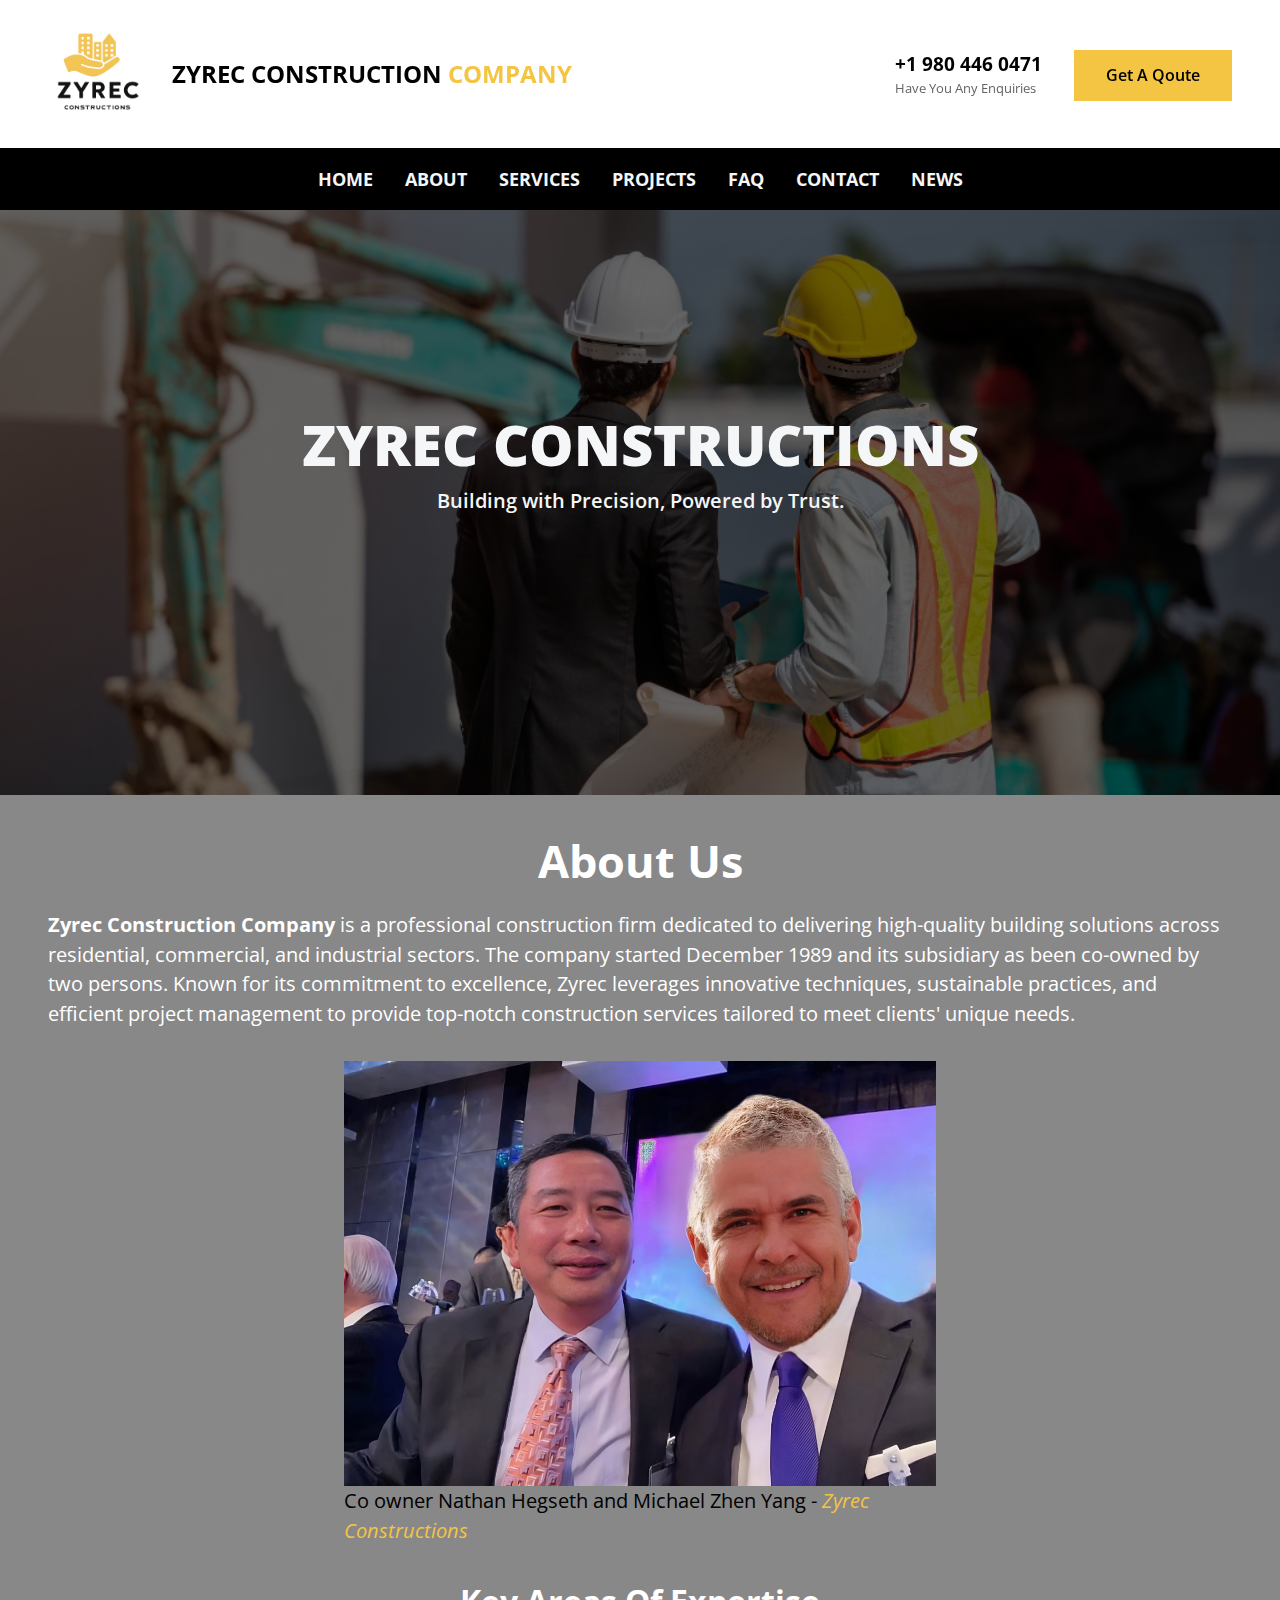
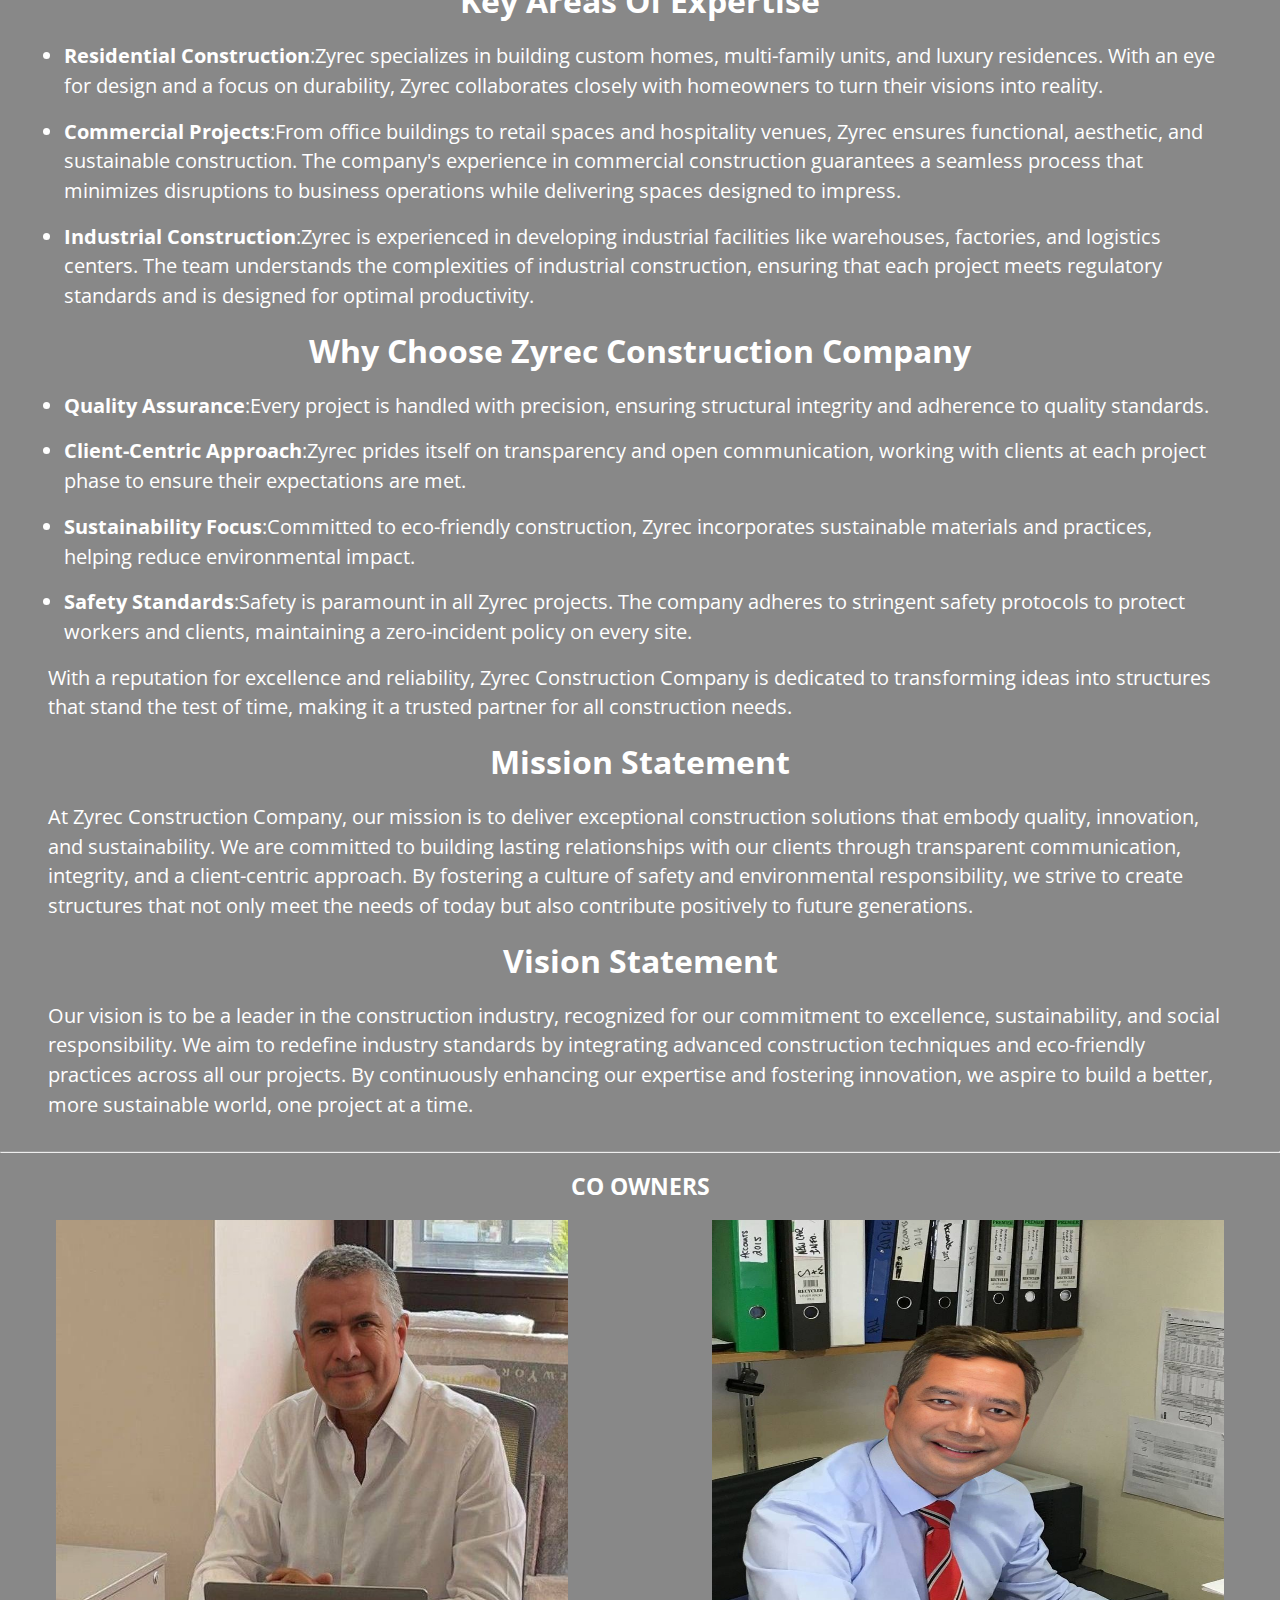
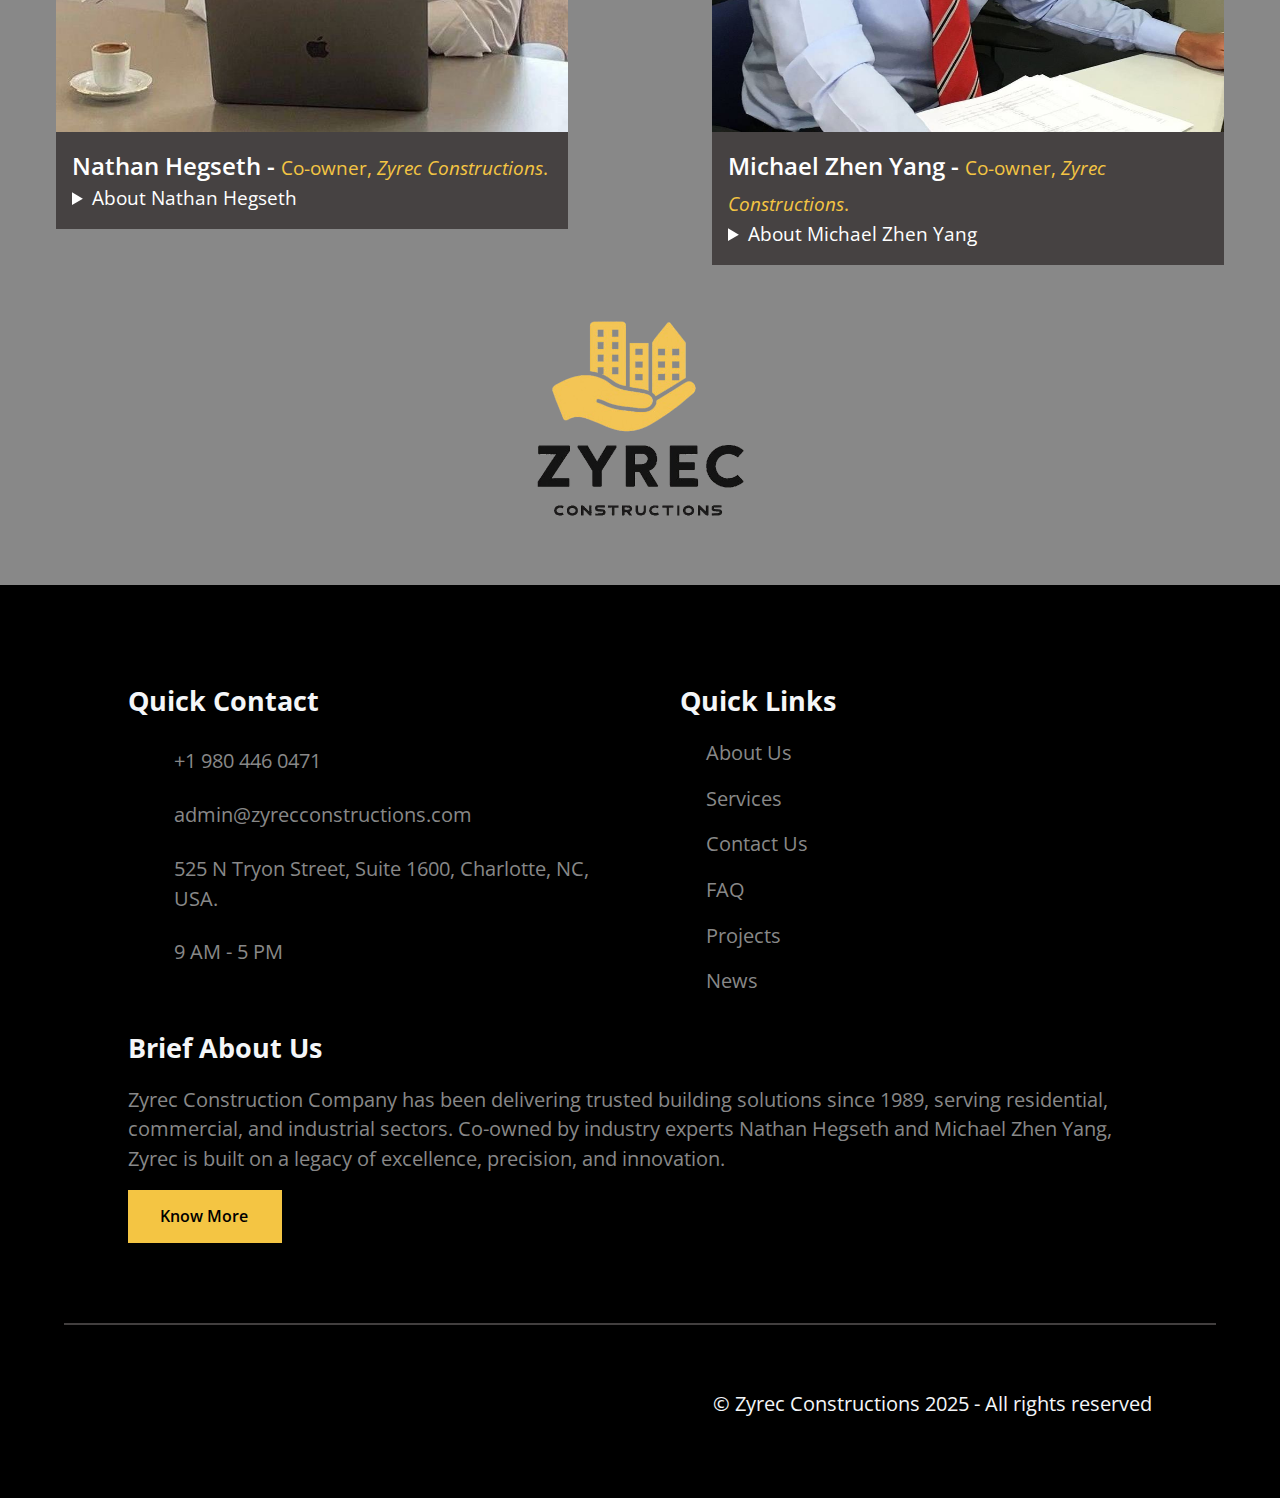
<file: about/index.html>
<!DOCTYPE html>
<html lang="en">
<head>
     <meta charset="UTF-8" />
     <meta name="viewport" content="width=device-width, initial-scale=1.0" />
     <meta
        name="description"
        content="Zyrec Constructions provides innovative and reliable building solutions, specializing in infrastructure for urban and remote developments."
    />
    <meta
      name="keywords"
      content="construction, infrastructure, building, civil engineering, urban development, remote projects, Zyrec"
    />
    <meta name="author" content="Zyrec Constructions" />
    <meta http-equiv="X-UA-Compatible" content="IE=edge" />
    <meta name="format-detection" content="telephone=no">
    <title>Zyrec Constructions</title>
    <link rel="stylesheet" href="../css/about.css" />
    <link rel="icon" href="../images/favicon.svg" type="image/svg+xml">
    <script src="../script.js" defer ></script>

</head>
<body id="top">
    <header>
    <section class="header-info">
        <a href="../" class="header-logo-link">
        <div class="header-logo">
            <img src="../images/Zyrec_logo.png" loading="lazy"  width="100" height="100" alt="Zyrec logo">
            <h1>ZYREC CONSTRUCTION <span class="yellow-text">COMPANY</span></h1>
        </div>
        </a>
        <div class="header-contact">
            <div class="header-contact-info">
            <h2>+1 980 446 0471</h2>
            <p>Have You Any Enquiries</p>
            </div>
            <div>
                <a href="../contact/" class="get-a-quote">Get A Qoute</a>
            </div>
        </div>
    </section>
    <nav>
            <ul>
                <li><a href="../">HOME</a></li>
                <li><a href="../about/">ABOUT</a></li>
                <li><a href="../services/">SERVICES</a></li>
                <li><a href="../projects/">PROJECTS</a></li>
                <li><a href="../faq/">FAQ</a></li>
                <li><a href="../contact/">CONTACT</a></li>
                <li><a href="../news/">NEWS</a></li>
            </ul>
            <button class="hamburger" id="hamburger-menu" aria-label="Menu">
  &#9776;
</button>

        </nav>
    </header>
    <main>
        <section class="hero">
            <div class="hero-content">
                <h2>ZYREC CONSTRUCTIONS</h2>
                <p>Building with Precision, Powered by Trust.</p>
            </div>
        </section>
        
<section class="about">
        <h2>About Us</h2>
        <p>
         <strong>Zyrec Construction Company</strong> is a professional construction firm dedicated to delivering high-quality building solutions across residential, commercial, and industrial sectors. The company started December 1989 and its subsidiary as been co-owned by two persons. Known for its commitment to excellence, Zyrec leverages innovative techniques, sustainable practices, and efficient project management to provide top-notch construction services tailored to meet clients' unique needs.
        </p>
        <figure class="ceo">
          <img
            src="../images/new_co_founder_image.jpeg"
            width="1080"
            height="795"
            loading="lazy"
            alt="Co-Founders Together"
            loading="lazy" 
          />
          <figcaption>
            Co owner Nathan Hegseth and Michael Zhen Yang - <span class="yellow-text"><em>Zyrec Constructions</em></span>
          </figcaption>
        </figure>

        <h3>Key Areas Of Expertise</h3>
        <ul>
            <li><strong>Residential Construction</strong>:Zyrec specializes in building custom homes, multi-family units, and luxury residences. With an eye for design and a focus on durability, Zyrec collaborates closely with homeowners to turn their visions into reality.</li>
            <li><strong>Commercial Projects</strong>:From office buildings to retail spaces and hospitality venues, Zyrec ensures functional, aesthetic, and sustainable construction. The company's experience in commercial construction guarantees a seamless process that minimizes disruptions to business operations while delivering spaces designed to impress.</li>
            <li><strong>Industrial Construction</strong>:Zyrec is experienced in developing industrial facilities like warehouses, factories, and logistics centers. The team understands the complexities of industrial construction, ensuring that each project meets regulatory standards and is designed for optimal productivity.</li>
        </ul>
        <h3>Why Choose Zyrec Construction Company</h3>
        <ul>
            <li><strong>Quality Assurance</strong>:Every project is handled with precision, ensuring structural integrity and adherence to quality standards.</li>
            <li><strong>Client-Centric Approach</strong>:Zyrec prides itself on transparency and open communication, working with clients at each project phase to ensure their expectations are met.</li>
            <li><strong>Sustainability Focus</strong>:Committed to eco-friendly construction, Zyrec incorporates sustainable materials and practices, helping reduce environmental impact.</li>
            <li><strong>Safety Standards</strong>:Safety is paramount in all Zyrec projects. The company adheres to stringent safety protocols to protect workers and clients, maintaining a zero-incident policy on every site.</li>
        </ul>
        <p>With a reputation for excellence and reliability, Zyrec Construction Company is dedicated to transforming ideas into structures that stand the test of time, making it a trusted partner for all construction needs.</p>
      <h3>Mission Statement</h3>
      <p>At Zyrec Construction Company, our mission is to deliver exceptional construction solutions that embody quality, innovation, and sustainability. We are committed to building lasting relationships with our clients through transparent communication, integrity, and a client-centric approach. By fostering a culture of safety and environmental responsibility, we strive to create structures that not only meet the needs of today but also contribute positively to future generations.</p>
        <h3>Vision Statement</h3>
        <p>Our vision is to be a leader in the construction industry, recognized for our commitment to excellence, sustainability, and social responsibility. We aim to redefine industry standards by integrating advanced construction techniques and eco-friendly practices across all our projects. By continuously enhancing our expertise and fostering innovation, we aspire to build a better, more sustainable world, one project at a time.</p>
    </section>
      <hr />
      <section class="co-founders">
        <h3>CO OWNERS</h3>
        <div class="founders">
            <figure>
                <img src="../images/updated_photo_of_co-founder_mike.jpeg" loading="lazy"  width="960" height="1280" alt="">
                <figcaption><p>Nathan Hegseth - <span class="yellow-text figcaption">Co-owner, <em>Zyrec Constructions</em>.</span></p>
               <details>
                <summary>About Nathan Hegseth</summary>
<p><strong>Nathan Hegseth</strong> is an accomplished Construction Engineer with extensive experience in general constructions and industrial projects. Over the course of his career, he has developed a reputation for combining technical precision with innovative problem-solving, ensuring that every project meets the highest standards of safety, quality, and efficiency.</p>

<p>Nathan has contributed to the successful completion of projects across multiple sectors, including offshore drilling platforms, pipelines, refineries, and compressor stations. His expertise spans all stages of the construction lifecycle from feasibility studies and cost estimation to site supervision and project delivery.</p>

<p>Nathan is known for his leadership on multidisciplinary teams, his ability to coordinate seamlessly between engineers, contractors, and clients, and his commitment to sustainable construction practices.</p>

<p>Dedicated to continuous improvement, Nathan stays current with evolving industry standards and innovations in construction materials, safety protocols, and environmental compliance. His approach emphasizes precision, collaboration, and integrity, qualities that have earned him respect from colleagues and clients alike.</p>

<p>A serial entrepreneur and philanthropic leader, he has redefined what infrastructure means in the 21st century. As the Co-Founder and Chief Executive Officer of Zyrec Constructions, Nathan leads a top-tier construction engineering firm with core operations across the United States, the United Kingdom, and Australia.</p>

<p>Born in 1961 in the quiet forests of Östersund, Sweden, Nathan was raised in a modest household that prized integrity, resilience, humility, and community service. He developed an early fascination with systems, spending his youth exploring the mechanics of Construction Engineering, Production Engineering, and Drilling Engineering an early passion that evolved into a deep commitment to engineering excellence.</p>

<p>At college age, Nathan relocated to the United Kingdom to broaden his academic and cultural horizons. He earned his Bachelor of Engineering in Electrical & Instrumentation from the University of Bristol, where he distinguished himself both academically and through hands-on project involvement. During his time in England, he also met his late wife, with whom he shared a strong partnership rooted in mutual support and shared values.</p>

<p>This chapter of his life embedded in him the entrepreneurial resilience that would later guide Zyrec Construction's multinational expansion.</p>

<p>With more than three decades of hands-on leadership, Nathan has overseen major construction and drilling projects around the world.</p>

<p>Nathan's leadership reflects the same principles that guided his upbringing: clarity of purpose, discipline in execution, and an unrelenting focus on people. He is a mentor, keynote speaker, and industry advocate.</p>

<p>In 2015, Nathan began hosting charitable galas to fund autism awareness programs, inspired by a neighbor's child. His efforts have since expanded across causes related to education, mental health, and family services.</p>

<p>For Nathan, building infrastructure is only one part of the mission. The other is building lives, futures, and dignity.</p>

<h4>Personal Life & Legacy</h4>

<p>A family man at heart, Nathan lives by the same values that launched his career: humility, wonder, and legacy. He often says that the best structures are not made of steel or concrete, but of love, memory, and shared purpose.</p>

<p><strong>“One day, I hope to sit again on a mound of dirt, this time with my grandchildren. We'll look up at the stars. Maybe we'll see a comet, maybe we won't. But we will remember the ones we have loved. That is the kind of legacy I want to build.”</strong></p>


                </details>
                </figcaption>
            </figure>
             <figure>
                <img src="../images/updated_photo_of_co-founder_nathan.jpeg" width="718" height="673" alt="">
                <figcaption><p>Michael Zhen Yang - <span class="yellow-text figcaption">Co-owner, <em>Zyrec Constructions</em>.</span></p>
                <details>
                    <summary>About Michael Zhen Yang</summary>
                   <p><strong>Michael Zhen Yang</strong> is a globally recognized energy infrastructure leader, renowned for his expertise in offshore drilling, pipeline systems, refinery development, and integrated gas logistics. As the Majority Shareholder and Chief Executive Officer of Zyrec Constructions, he commands one of the most influential oil and gas infrastructure companies of the 21st century. Operating across four continents including North America, Southeast Asia, West Africa, and the Middle East, Zyrec thrives under his uncompromising vision of sustainable innovation and engineering excellence.</p>

<p>For Michael, the mission goes beyond steel and soil. It's about energy as a force of dignity fueling economies, lighting homes, and empowering the underserved.</p>

<p>Born on December 29, 1968, in Singapore, Michael was raised in a dynamic cultural crossroads where ambition met structure. His early life was steeped in both the discipline of mathematics and the improvisation of commerce, fostered by a family that valued grit, purpose, and global thinking. He spent countless hours as a young man poring over engineering blueprints and business periodicals an obsession that would later inform his unique synthesis of technical mastery and commercial strategy.</p>

<p>In his early twenties, Michael made the bold move to the United States to deepen both his education and worldview. He earned his degree in Civil Engineering from the University of Southern California and later an MBA from The Wharton School of the University of Pennsylvania. These formative years shaped his leadership style — analytical, mission-driven, and relentlessly future-focused.</p>

<p>After working with major oil and gas contractors on some of the world's most demanding pipeline and platform projects, Michael founded Zyrec Constructions in 2010. What began as a regional firm soon grew into a global force designing offshore drilling rigs, laying high capacity pipelines, constructing modern refineries, and building gas compressor stations that anchor national energy networks.</p>

<p>Today, Michael holds a 68% equity stake in Zyrec, making him both a strategic architect and fiscal steward of its global expansion. But his leadership is about more than numbers it reflects a deep-seated philosophy: execute with excellence, lead with humility, and build with purpose.</p>

<p>A pioneer of innovation in an industry often resistant to change, Michael has championed digital construction technologies and environmental responsibility. Under his leadership, Zyrec has invested heavily in carbon reduction methods and sustainable fuel distribution systems bridging the gap between old world engineering and a greener tomorrow.</p>

<p>Yet Michael's vision reaches even further. Through the Zhen Foundation  named in honor of his maternal grandfather he supports engineering education, scholarships for underrepresented youth, and global research into renewable integration. His philanthropic footprint mirrors his professional one: deliberate, far reaching, and focused on legacy.</p>

<h4>Personal Life & Legacy</h4>

<p>Now a proud U.S. citizen, Michael resides in Charlotte, North Carolina, with his wife and daughter. He remains a mentor to rising entrepreneurs and a respected voice in global energy forums. But at his core, Michael lives by a simple belief: true infrastructure is not just what we build beneath our feet it's what we build between our hearts.</p>

<p><strong>“I don't just want to leave pipelines and towers behind. I want to leave courage, inclusion, and light. A refinery fades; a lifted life endures.”</strong></p>

                </details>
                </figcaption>
            </figure>
        </div>
      </section>
      <section class="company-logo">
        <figure>
        <img src="../images/Zyrec_logo.png" loading="lazy"  width="500" height="500" alt="">
        </figure>
      </section>

    </main>
<footer>
    <div class="footer-details">
        <div class="contact">
            <h4>Quick Contact</h4>
            <div class="contact-details">
                <img src="../images/phone-icon.png" loading="lazy"  width="30" height="30" alt="Phone Icon">
                <p>+1 980 446 0471</p>
            </div>
            <div class="contact-details">
                <img src="../images/email-icon.png" loading="lazy"  width="30" height="30" alt="Email Icon">
                <p>admin@zyrecconstructions.com</p>
            </div>
            <div class="contact-details">
                <img src="../images/location-icon.png" loading="lazy"  width="30" height="30" alt="Location Icon">
                <p>525 N Tryon Street, Suite 1600, Charlotte, NC, USA.</p>
            </div>
             <div class="contact-details">
                <img src="../images/footer-clock-icon.png" loading="lazy"  width="30" height="30" alt="Clock Icon">
                <p>9 AM - 5 PM</p>
            </div>
        </div>
            <div class="quick-links">
                <h4>Quick Links</h4>
                <ul>
               <li><a href="../about/"><img src="../images/check-mark-icon.png" loading="lazy"  width="18" height="18"  alt="Check Mark Icon">About Us</a></li> 
                <li><a href="../services/"><img src="../images/check-mark-icon.png" loading="lazy"  width="18" height="18"  alt="Check Mark Icon">Services</a></li> 
                <li><a href="../contact/"><img src="../images/check-mark-icon.png" loading="lazy"  width="18" height="18"  alt="Check Mark Icon">Contact Us</a></li> 
                <li><a href="../faq/"><img src="../images/check-mark-icon.png" loading="lazy"  width="18" height="18"  alt="Check Mark Icon">FAQ</a></li> 
                <li><a href="../projects/"><img src="../images/check-mark-icon.png" loading="lazy"  width="18" height="18"  alt="Check Mark Icon">Projects</a></li> 
                <li><a href="../news/"><img src="../images/check-mark-icon.png" loading="lazy"  width="18" height="18"  alt="Check Mark Icon">News</a></li> 
            </ul>
            </div>
        <div class="brief">
            <h4>Brief About Us</h4>
            <p>
                Zyrec Construction Company has been delivering trusted building solutions since 1989, serving residential, commercial, and industrial sectors. Co-owned by industry experts Nathan Hegseth and Michael Zhen Yang, Zyrec is built on a legacy of excellence, precision, and innovation.
            </p>
            <a href="../about/" class="know-more-button">Know More</a>
        </div>
    </div>
    <hr>
   <div class="copyright-and-socials">
    <div class="social-icons">
        <img src="../images/twitter.png" loading="lazy"  width="16" height="16" alt="twitter icon">
        <img src="../images/facebook.png" loading="lazy"  width="16" height="16" alt="facebook icon">
        <img src="../images/instagram.png" loading="lazy"  width="16" height="16" alt="instagram icon">
        <img src="../images/youtube.png" loading="lazy"  width="16" height="16" alt="youtube icon">
        <img src="../images/skype-icon.png" loading="lazy"  width="16" height="16" alt="wordpress icon">
    </div>
    <p>&copy Zyrec Constructions 2025 - All rights reserved</p>
    </div>
    <div class="upward-icon">
        <a href="#top"><img src="../images/upward-arrow-icon.png" loading="lazy"  width="45" height="45" alt="upward-icon"></a>
    </div>
</footer>

</body>
</html>
</file>
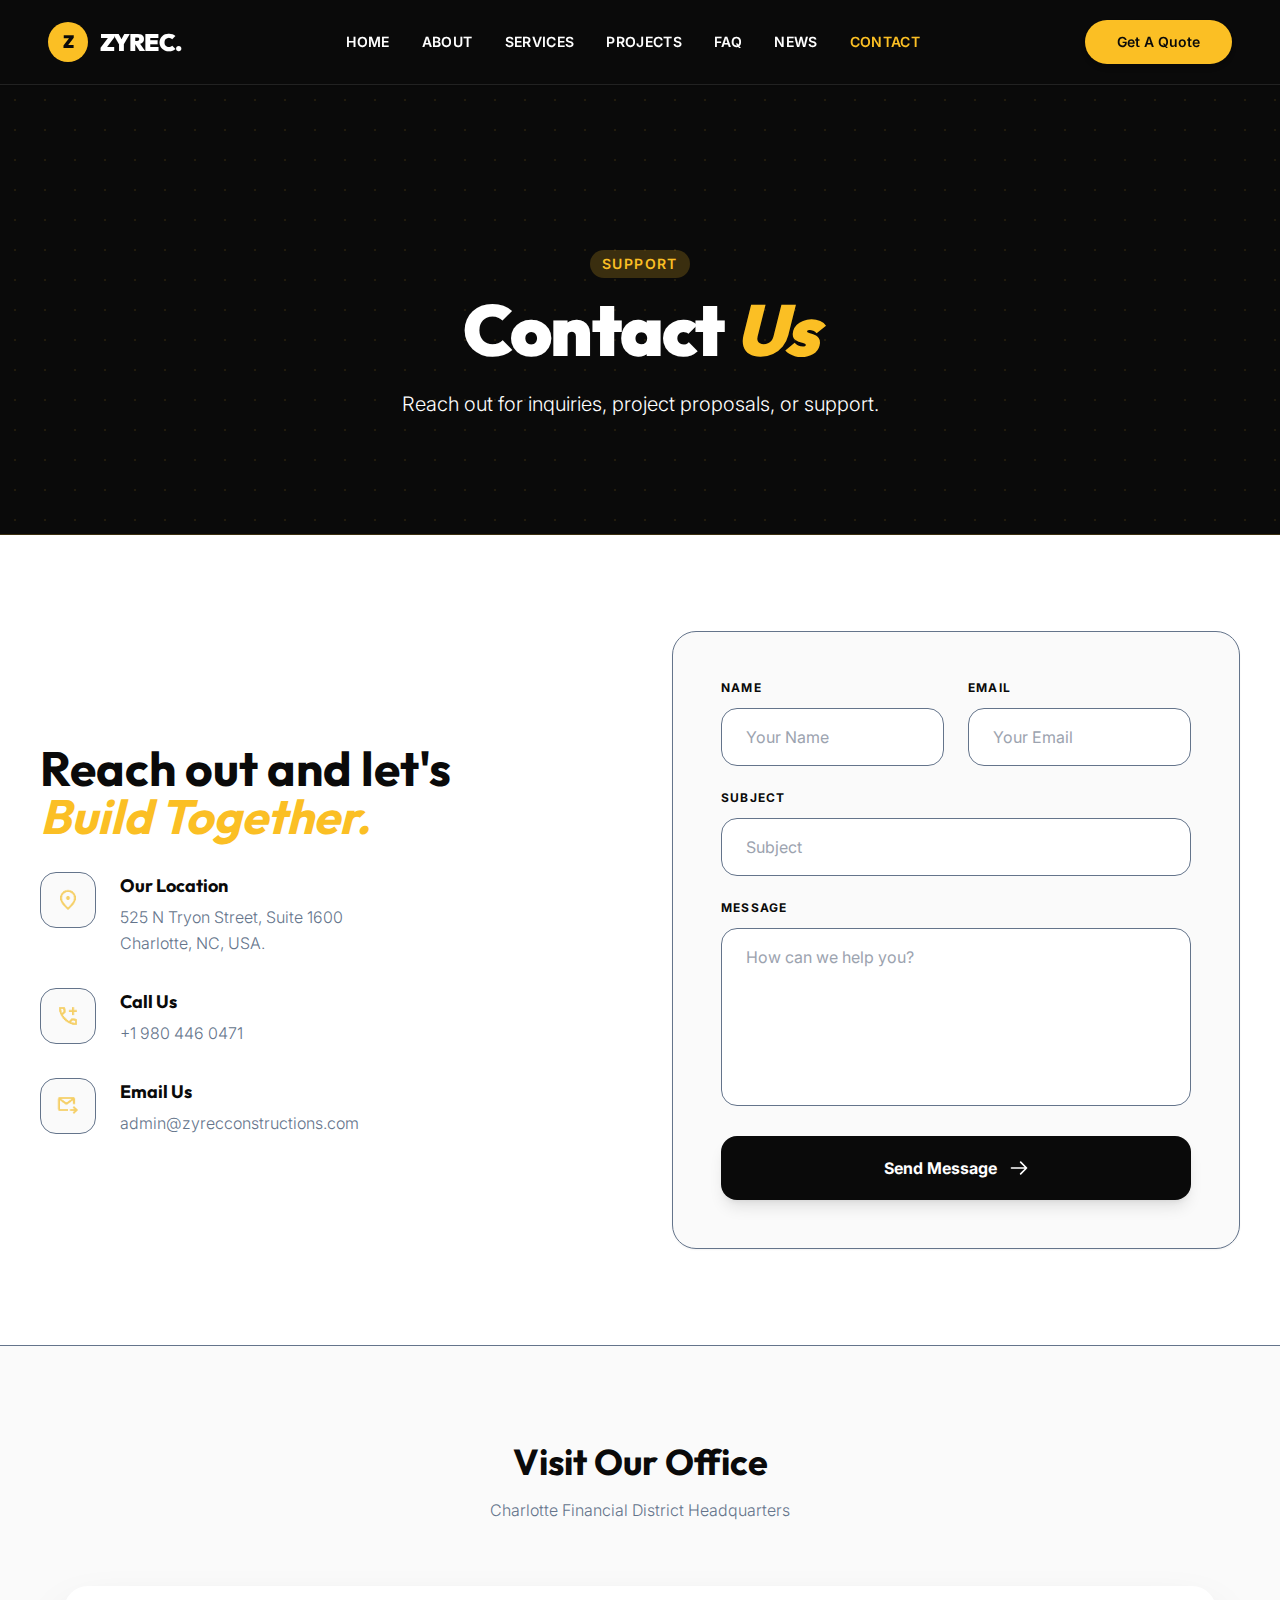
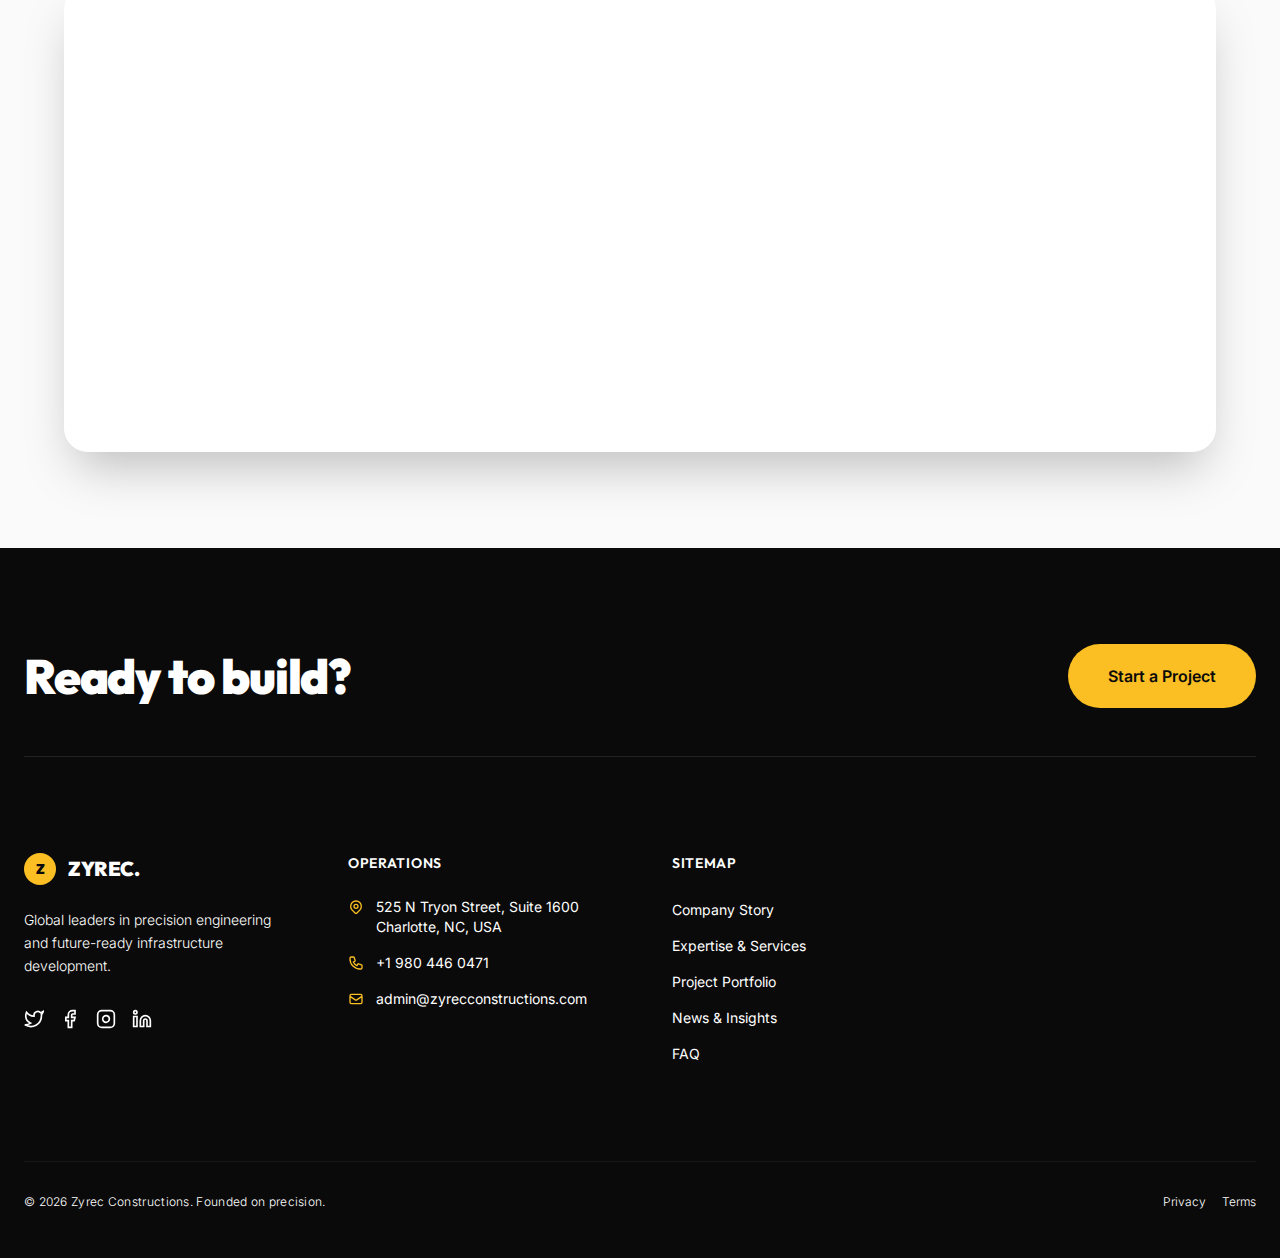
<file: contact/index.html>
<!DOCTYPE html>
<html lang="en">

<head>
    <meta charset="UTF-8" />
    <meta name="viewport" content="width=device-width, initial-scale=1.0" />
    <meta name="description"
        content="Contact Zyrec Constructions' headquarters for project inquiries, joint-venture proposals, and general operations questions." />
    <meta name="keywords"
        content="construction, infrastructure, building, civil engineering, urban development, remote projects, Zyrec" />
    <meta name="author" content="Zyrec Constructions" />
    <meta http-equiv="X-UA-Compatible" content="IE=edge" />
    <meta name="format-detection" content="telephone=no" />
    <title>Contact Us | Zyrec Constructions</title>
    
    <!-- Tailwind compiled CSS -->
    <link rel="stylesheet" href="../css/tailwind-output.css" />
    <link rel="icon" href="../images/favicon_z.png" type="image/png">
    
    <!-- Fonts -->
    <link rel="preconnect" href="https://fonts.googleapis.com">
    <link rel="preconnect" href="https://fonts.gstatic.com" crossorigin>
    <link
        href="https://fonts.googleapis.com/css2?family=Inter:wght@300;400;500;600&family=Outfit:wght@400;600;800;900&display=swap"
        rel="stylesheet">
    
    <script src="../script.js" defer></script>
</head>

<body id="top" class="font-sans text-gray bg-light antialiased selection:bg-primary selection:text-dark">
    <!-- Header / Navbar -->
    <header
        class="w-full bg-dark backdrop-blur-md shadow-sm z-50 transition-all duration-300 fixed border-b border-white/10"
        id="main-header" style="position: sticky; top: 0;">
        <nav class="max-w-[90rem] mx-auto py-5 px-6 md:px-12 flex justify-between items-center w-full" id="main-nav">
            <!-- Logo -->
            <a href="../" class="flex items-center gap-3 group">
                <div class="w-8 h-8 md:w-10 md:h-10 bg-primary rounded-full flex items-center justify-center transition-transform group-hover:scale-110 duration-300">
                    <span class="text-dark font-display font-black text-base md:text-lg">Z</span>
                </div>
                <h1 class="text-xl md:text-2xl font-display font-black text-white tracking-tight">
                    ZYREC.
                </h1>
            </a>

            <!-- Desktop Menu -->
            <ul class="hidden lg:flex gap-8 items-center text-sm font-semibold tracking-wide uppercase">
                <li><a href="../" class="text-white hover:text-primary transition-colors py-1 relative group">HOME<span
                            class="absolute left-0 -bottom-1 w-full h-[2px] bg-primary scale-x-0 group-hover:scale-x-100 transition-transform origin-left duration-300"></span></a>
                </li>
                <li><a href="../about/" class="text-white hover:text-primary transition-colors py-1 relative group">ABOUT<span
                            class="absolute left-0 -bottom-1 w-full h-[2px] bg-primary scale-x-0 group-hover:scale-x-100 transition-transform origin-left duration-300"></span></a>
                </li>
                <li><a href="../services/" class="text-white hover:text-primary transition-colors py-1 relative group">SERVICES<span
                            class="absolute left-0 -bottom-1 w-full h-[2px] bg-primary scale-x-0 group-hover:scale-x-100 transition-transform origin-left duration-300"></span></a>
                </li>
                <li><a href="../projects/" class="text-white hover:text-primary transition-colors py-1 relative group">PROJECTS<span
                            class="absolute left-0 -bottom-1 w-full h-[2px] bg-primary scale-x-0 group-hover:scale-x-100 transition-transform origin-left duration-300"></span></a>
                </li>
                <li><a href="../faq/" class="text-white hover:text-primary transition-colors py-1 relative group">FAQ<span
                            class="absolute left-0 -bottom-1 w-full h-[2px] bg-primary scale-x-0 group-hover:scale-x-100 transition-transform origin-left duration-300"></span></a>
                </li>
                <li><a href="../news/" class="text-white hover:text-primary transition-colors py-1 relative group">NEWS<span
                            class="absolute left-0 -bottom-1 w-full h-[2px] bg-primary scale-x-0 group-hover:scale-x-100 transition-transform origin-left duration-300"></span></a>
                </li>
                <li><a href="../contact/" class="text-primary transition-colors py-1 relative group">CONTACT</a>
                </li>
            </ul>

            <!-- CTA Button -->
            <div class="hidden lg:flex items-center gap-6">
                <a href="../contact/"
                    class="bg-primary text-dark font-semibold text-sm px-8 py-3 rounded-full hover:bg-white transition-all duration-300 shadow-md hover:shadow-lg hover:-translate-y-0.5">Get A Quote</a>
            </div>

            <!-- Mobile Menu Button -->
            <button class="lg:hidden relative w-8 h-6 text-white hover:text-primary transition-colors focus:outline-none"
                id="hamburger-menu" aria-label="Menu">
                <span class="hamburger-line top-line"></span>
                <span class="hamburger-line middle-line"></span>
                <span class="hamburger-line bottom-line"></span>
            </button>

            <!-- Mobile Dropdown -->
            <ul id="mobile-menu"
                class="hidden flex-col items-center gap-6 mt-6 bg-white shadow-2xl absolute top-full left-0 w-full p-8 lg:hidden border-t border-gray-100">
                <li><a href="../"
                        class="hover:text-primary text-dark transition-colors font-display font-bold text-2xl">HOME</a>
                </li>
                <li><a href="../about/"
                        class="hover:text-primary text-dark transition-colors font-display font-bold text-2xl">ABOUT</a>
                </li>
                <li><a href="../services/"
                        class="hover:text-primary text-dark transition-colors font-display font-bold text-2xl">SERVICES</a>
                </li>
                <li><a href="../projects/"
                        class="hover:text-primary text-dark transition-colors font-display font-bold text-2xl">PROJECTS</a>
                </li>
                <li><a href="../faq/"
                        class="hover:text-primary text-dark transition-colors font-display font-bold text-2xl">FAQ</a>
                </li>
                <li><a href="../news/"
                        class="hover:text-primary text-dark transition-colors font-display font-bold text-2xl">NEWS</a>
                </li>
                <li><a href="../contact/"
                        class="mt-4 bg-primary text-dark font-bold px-10 py-4 rounded-full w-full text-center hover:bg-dark hover:text-white transition-colors">GET
                        A QUOTE</a></li>
            </ul>
        </nav>
    </header>

    <main>
        <!-- Typographic Hero -->
        <section class="min-h-[50vh] bg-dark flex flex-col justify-center items-center text-center px-6 relative overflow-hidden border-b border-primary/20">
            <div class="absolute inset-0 opacity-10" style="background-image: radial-gradient(#FBBF24 1px, transparent 1px); background-size: 30px 30px;"></div>
            <div class="relative z-10 max-w-4xl mt-12">
                <span class="inline-block py-1 px-3 rounded-full bg-primary/20 text-primary font-semibold tracking-widest text-sm uppercase mb-4 animate-fade-in-up">Support</span>
                <h1 class="text-5xl md:text-7xl font-display font-black text-white tracking-tight mb-6 animate-fade-in-up" style="animation-delay: 100ms;">
                    Contact <span class="text-primary italic">Us</span>
                </h1>
                <p class="text-lg md:text-xl text-white leading-relaxed font-light max-w-2xl mx-auto animate-fade-in-up" style="animation-delay: 200ms;">
                    Reach out for inquiries, project proposals, or support.
                </p>
            </div>
        </section>

        <section class="py-24 px-6 bg-white">
            <div class="max-w-[75rem] mx-auto grid lg:grid-cols-2 gap-16">
                <!-- Info -->
                <div class="flex flex-col justify-center">
                    <h2 class="text-3xl md:text-5xl font-display font-bold text-dark mb-8 leading-tight">
                        Reach out and let's <br><span class="text-primary italic">Build Together.</span>
                    </h2>
                    
                    <div class="space-y-8">
                        <div class="flex items-start gap-6 group">
                            <div class="w-14 h-14 bg-light rounded-2xl flex items-center justify-center shrink-0 group-hover:bg-primary transition-colors border border-gray-100">
                                <img src="../images/location-icon.png" width="24" height="24" alt="Location" class="opacity-80">
                            </div>
                            <div>
                                <h3 class="font-display font-bold text-dark text-lg mb-1">Our Location</h3>
                                <p class="text-gray leading-relaxed font-light">525 N Tryon Street, Suite 1600<br>Charlotte, NC, USA.</p>
                            </div>
                        </div>

                        <div class="flex items-start gap-6 group">
                            <div class="w-14 h-14 bg-light rounded-2xl flex items-center justify-center shrink-0 group-hover:bg-primary transition-colors border border-gray-100">
                                <img src="../images/phone-icon.png" width="24" height="24" alt="Phone" class="opacity-80">
                            </div>
                            <div>
                                <h3 class="font-display font-bold text-dark text-lg mb-1">Call Us</h3>
                                <p class="text-gray leading-relaxed font-light">+1 980 446 0471</p>
                            </div>
                        </div>

                        <div class="flex items-start gap-6 group">
                            <div class="w-14 h-14 bg-light rounded-2xl flex items-center justify-center shrink-0 group-hover:bg-primary transition-colors border border-gray-100">
                                <img src="../images/email-icon.png" width="24" height="24" alt="Email" class="opacity-80">
                            </div>
                            <div>
                                <h3 class="font-display font-bold text-dark text-lg mb-1">Email Us</h3>
                                <p class="text-gray leading-relaxed font-light">admin@zyrecconstructions.com</p>
                            </div>
                        </div>
                    </div>
                </div>

                <!-- Form -->
                <div class="bg-light p-8 md:p-12 rounded-3xl border border-gray-100 shadow-sm">
                    <form action="https://formspree.io/f/myzjobow" method="POST" class="space-y-6">
                        <div class="grid md:grid-cols-2 gap-6">
                            <div>
                                <label class="block text-xs font-bold text-dark uppercase tracking-widest mb-3">NAME</label>
                                <input type="text" name="name" placeholder="Your Name" class="w-full bg-white border border-gray-200 rounded-2xl px-6 py-4 focus:ring-2 focus:ring-primary focus:border-transparent outline-none transition-all" required />
                            </div>
                            <div>
                                <label class="block text-xs font-bold text-dark uppercase tracking-widest mb-3">EMAIL</label>
                                <input type="email" name="email" placeholder="Your Email" class="w-full bg-white border border-gray-200 rounded-2xl px-6 py-4 focus:ring-2 focus:ring-primary focus:border-transparent outline-none transition-all" required />
                            </div>
                        </div>
                        <div>
                            <label class="block text-xs font-bold text-dark uppercase tracking-widest mb-3">SUBJECT</label>
                            <input type="text" name="subject" placeholder="Subject" class="w-full bg-white border border-gray-200 rounded-2xl px-6 py-4 focus:ring-2 focus:ring-primary focus:border-transparent outline-none transition-all" required />
                        </div>
                        <div>
                            <label class="block text-xs font-bold text-dark uppercase tracking-widest mb-3">MESSAGE</label>
                            <textarea name="message" placeholder="How can we help you?" rows="6" class="w-full bg-white border border-gray-200 rounded-2xl px-6 py-4 focus:ring-2 focus:ring-primary focus:border-transparent outline-none transition-all resize-none" required></textarea>
                        </div>
                        <button type="submit" class="w-full bg-dark text-white font-bold py-5 rounded-2xl hover:bg-primary hover:text-dark transition-all duration-300 shadow-lg group flex items-center justify-center gap-3">
                            Send Message
                            <svg class="w-5 h-5 transform group-hover:translate-x-1 transition-transform" fill="none" stroke="currentColor" viewBox="0 0 24 24"><path stroke-linecap="round" stroke-linejoin="round" stroke-width="2" d="M14 5l7 7m0 0l-7 7m7-7H3"></path></svg>
                        </button>
                    </form>
                </div>
            </div>
        </section>

        <!-- Map -->
        <section class="py-24 bg-light border-t border-gray-100">
            <div class="max-w-[75rem] mx-auto px-6">
                <div class="text-center mb-16">
                    <h2 class="text-3xl md:text-4xl font-display font-bold text-dark mb-4">Visit Our Office</h2>
                    <p class="text-gray font-light">Charlotte Financial District Headquarters</p>
                </div>
                <div class="rounded-3xl overflow-hidden shadow-2xl border-8 border-white bg-white">
                    <iframe src="https://www.google.com/maps/embed?pb=!1m2!2m1!1s525+N+Tryon+Street,+Suite+1600,+Charlotte,+NC"
                        width="100%" height="450" style="border:0;" allowfullscreen="" loading="lazy">
                    </iframe>
                </div>
            </div>
        </section>
    </main>

    <!-- Modern Minimal Footer -->
    <footer class="bg-dark text-white pt-24 pb-12">
        <div class="max-w-[90rem] mx-auto px-6">
            <!-- Footer Top CTA -->
            <div
                class="flex flex-col md:flex-row justify-between items-center mb-24 pb-12 border-b border-white/10 gap-8">
                <h2 class="text-4xl md:text-5xl font-display font-black tracking-tight">Ready to build?</h2>
                <a href="../contact/"
                    class="bg-primary text-dark font-semibold px-10 py-5 rounded-full hover:bg-white transition-colors duration-300">Start
                    a Project</a>
            </div>

            <div class="grid grid-cols-1 md:grid-cols-2 lg:grid-cols-4 gap-16 mb-24">
                <!-- Brand -->
                <div class="lg:col-span-1">
                    <a href="../" class="flex items-center gap-3 mb-6">
                        <div class="w-8 h-8 bg-primary rounded-full flex items-center justify-center">
                            <span class="text-dark font-display font-black text-sm">Z</span>
                        </div>
                        <h2 class="text-xl font-display font-black tracking-tight">ZYREC.</h2>
                    </a>
                    <p class="text-gray-400 font-light text-sm leading-relaxed mb-8">
                        Global leaders in precision engineering and future-ready infrastructure development.
                    </p>

                    <!-- SVG Social Links (Shortened) -->
                    <div class="flex gap-4">
                        <a href="#" class="text-gray-500 hover:text-primary transition-colors">
                            <svg class="w-5 h-5" fill="none" stroke="currentColor" stroke-width="2" viewBox="0 0 24 24">
                                <path
                                    d="M23 3a10.9 10.9 0 01-3.14 1.53 4.48 4.48 0 00-7.86 3v1A10.66 10.66 0 013 4s-4 9 5 13a11.64 11.64 0 01-7 2c9 5 20 0 20-11.5a4.5 4.5 0 00-.08-.83A7.72 7.72 0 0023 3z">
                                </path>
                            </svg>
                        </a>
                        <a href="#" class="text-gray-500 hover:text-primary transition-colors">
                            <svg class="w-5 h-5" fill="none" stroke="currentColor" stroke-width="2" viewBox="0 0 24 24">
                                <path d="M18 2h-3a5 5 0 00-5 5v3H7v4h3v8h4v-8h3l1-4h-4V7a1 1 0 011-1h3z"></path>
                            </svg>
                        </a>
                        <a href="#" class="text-gray-500 hover:text-primary transition-colors">
                            <svg class="w-5 h-5" fill="none" stroke="currentColor" stroke-width="2" viewBox="0 0 24 24">
                                <rect x="2" y="2" width="20" height="20" rx="5" ry="5"></rect>
                                <path d="M16 11.37A4 4 0 1112.63 8 4 4 0 0116 11.37z"></path>
                                <line x1="17.5" y1="6.5" x2="17.51" y2="6.5"></line>
                            </svg>
                        </a>
                        <a href="#" class="text-gray-500 hover:text-primary transition-colors">
                            <svg class="w-5 h-5" fill="none" stroke="currentColor" stroke-width="2" viewBox="0 0 24 24">
                                <path
                                    d="M16 8a6 6 0 016 6v7h-4v-7a2 2 0 00-2-2 2 2 0 00-2 2v7h-4v-7a6 6 0 016-6zM2 9h4v12H2z">
                                </path>
                                <circle cx="4" cy="4" r="2"></circle>
                            </svg>
                        </a>
                    </div>
                </div>

                <!-- Operations -->
                <div>
                    <h4 class="font-display font-semibold text-white mb-6 uppercase tracking-wider text-sm">Operations
                    </h4>
                    <ul class="space-y-4">
                        <li class="flex items-start gap-3 text-gray-400 text-sm">
                            <span class="text-primary mt-0.5"><svg class="w-4 h-4" fill="none" stroke="currentColor"
                                    viewBox="0 0 24 24">
                                    <path stroke-linecap="round" stroke-linejoin="round" stroke-width="2"
                                        d="M17.657 16.657L13.414 20.9a1.998 1.998 0 01-2.827 0l-4.244-4.243a8 8 0 1111.314 0z">
                                    </path>
                                    <path stroke-linecap="round" stroke-linejoin="round" stroke-width="2"
                                        d="M15 11a3 3 0 11-6 0 3 3 0 016 0z"></path>
                                </svg></span>
                            525 N Tryon Street, Suite 1600<br />Charlotte, NC, USA
                        </li>
                        <li class="flex items-center gap-3 text-gray-400 text-sm">
                            <span class="text-primary"><svg class="w-4 h-4" fill="none" stroke="currentColor"
                                    viewBox="0 0 24 24">
                                    <path stroke-linecap="round" stroke-linejoin="round" stroke-width="2"
                                        d="M3 5a2 2 0 012-2h3.28a1 1 0 01.948.684l1.498 4.493a1 1 0 01-.502 1.21l-2.257 1.13a11.042 11.042 0 005.516 5.516l1.13-2.257a1 1 0 011.21-.502l4.493 1.498a1 1 0 01.684.949V19a2 2 0 01-2 2h-1C9.716 21 3 14.284 3 6V5z">
                                    </path>
                                </svg></span>
                            +1 980 446 0471
                        </li>
                        <li class="flex items-center gap-3 text-gray-400 text-sm">
                            <span class="text-primary"><svg class="w-4 h-4" fill="none" stroke="currentColor"
                                    viewBox="0 0 24 24">
                                    <path stroke-linecap="round" stroke-linejoin="round" stroke-width="2"
                                        d="M3 8l7.89 5.26a2 2 0 002.22 0L21 8M5 19h14a2 2 0 002-2V7a2 2 0 00-2-2H5a2 2 0 00-2 2v10a2 2 0 002 2z">
                                    </path>
                                </svg></span>
                            <a href="mailto:admin@zyrecconstructions.com"
                                class="hover:text-primary transition-colors">admin@zyrecconstructions.com</a>
                        </li>
                    </ul>
                </div>

                <!-- Navigation -->
                <div>
                    <h4 class="font-display font-semibold text-white mb-6 uppercase tracking-wider text-sm">Sitemap</h4>
                    <ul class="space-y-3">
                        <li><a href="../about/"
                                class="text-sm text-gray-400 hover:text-primary transition-colors">Company Story</a>
                        </li>
                        <li><a href="../services/"
                                class="text-sm text-gray-400 hover:text-primary transition-colors">Expertise &
                                Services</a></li>
                        <li><a href="../projects/"
                                class="text-sm text-gray-400 hover:text-primary transition-colors">Project Portfolio</a>
                        </li>
                        <li><a href="../news/" class="text-sm text-gray-400 hover:text-primary transition-colors">News &
                                Insights</a></li>
                        <li><a href="../faq/" class="text-sm text-gray-400 hover:text-primary transition-colors">FAQ</a>
                        </li>
                    </ul>
                </div>
            </div>

            <!-- Copyright -->
            <div class="border-t border-white/5 pt-8 flex flex-col md:flex-row justify-between items-center gap-4">
                <p class="text-xs font-light text-gray-500 tracking-wide">&copy; 2026 Zyrec Constructions. Founded on
                    precision.</p>
                <div class="flex gap-4 text-xs font-light text-gray-500">
                    <a href="#" class="hover:text-white transition-colors">Privacy</a>
                    <a href="#" class="hover:text-white transition-colors">Terms</a>
                </div>
            </div>
        </div>

        <!-- Scroll to Top -->
        <div class="fixed bottom-6 right-6 md:bottom-8 md:right-8 z-[60]" id="scroll-to-top" style="display: none;">
            <a href="#top"
                class="w-12 h-12 bg-white rounded-full flex items-center justify-center shadow-2xl hover:bg-primary transition-colors group">
                <svg class="w-5 h-5 text-dark" fill="none" stroke="currentColor" viewBox="0 0 24 24">
                    <path stroke-linecap="round" stroke-linejoin="round" stroke-width="2" d="M5 15l7-7 7 7"></path>
                </svg>
            </a>
        </div>
    </footer>
</body>

</html>
</file>
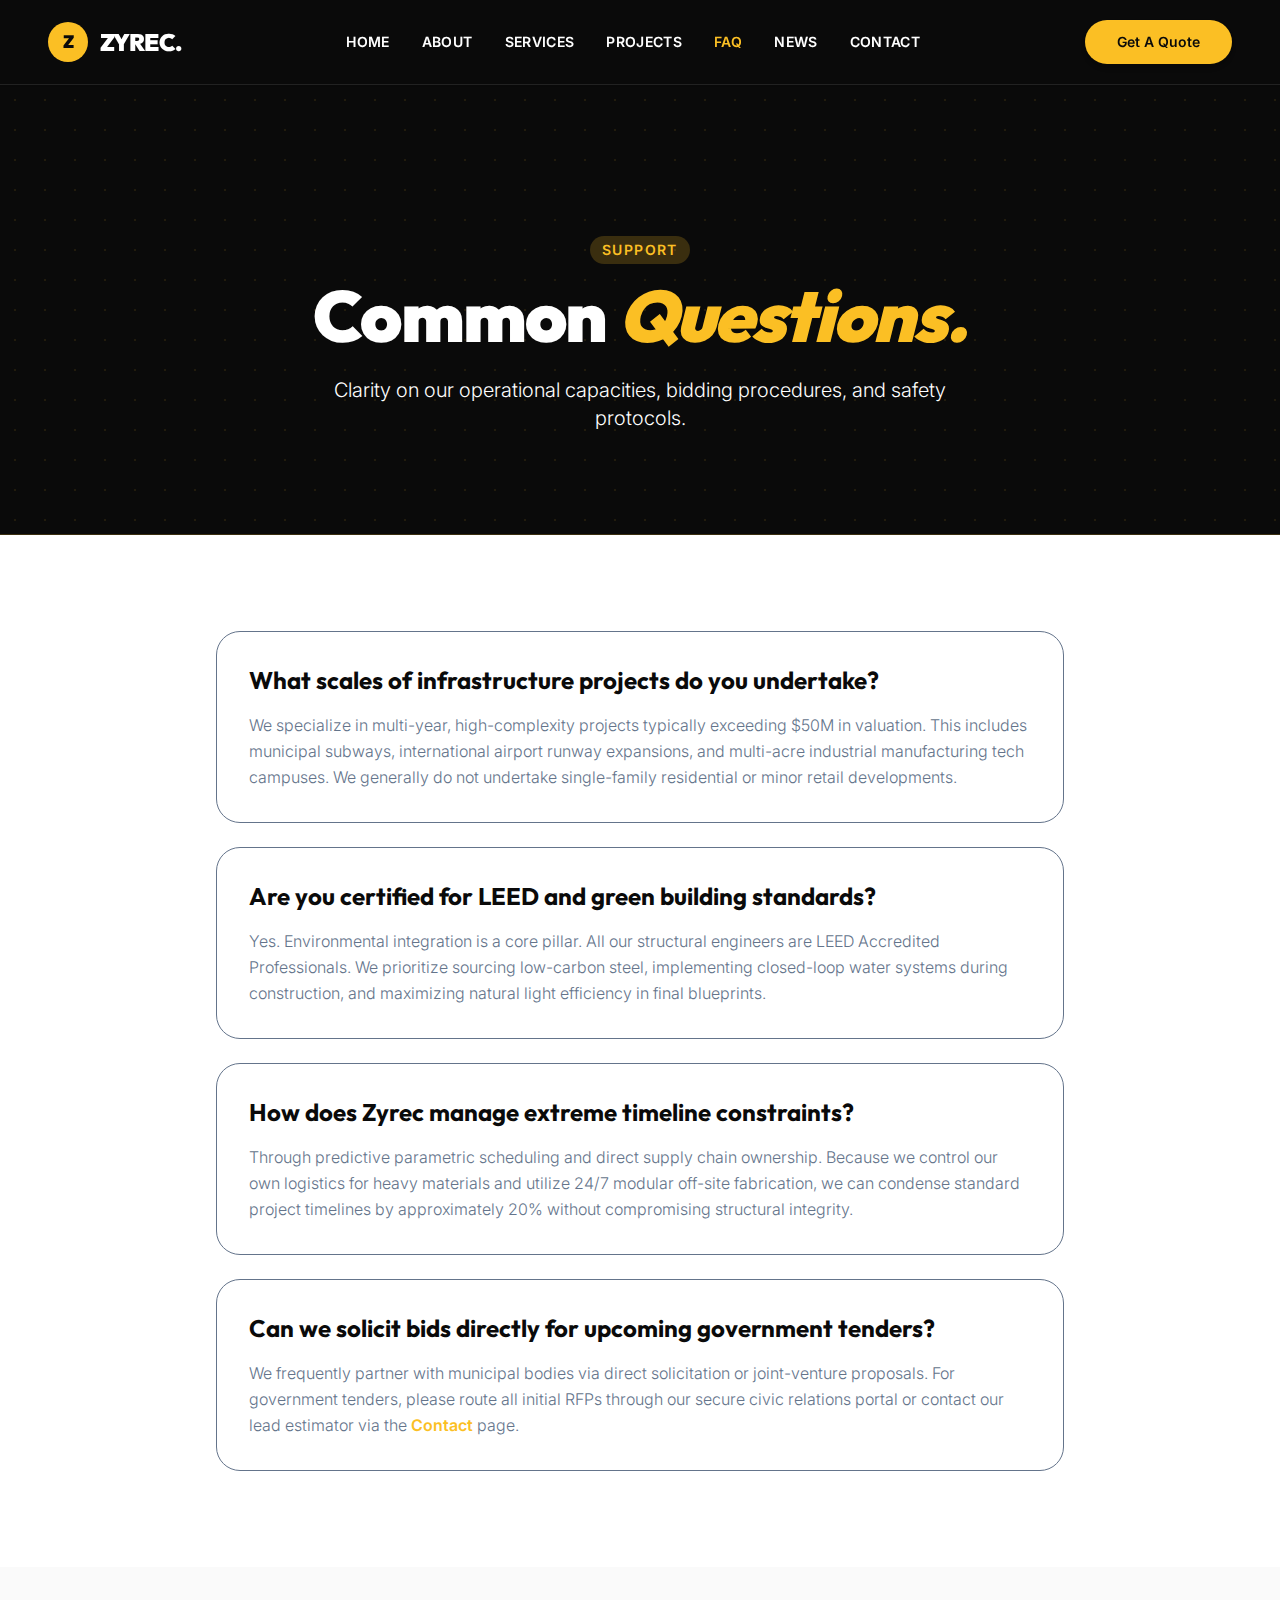
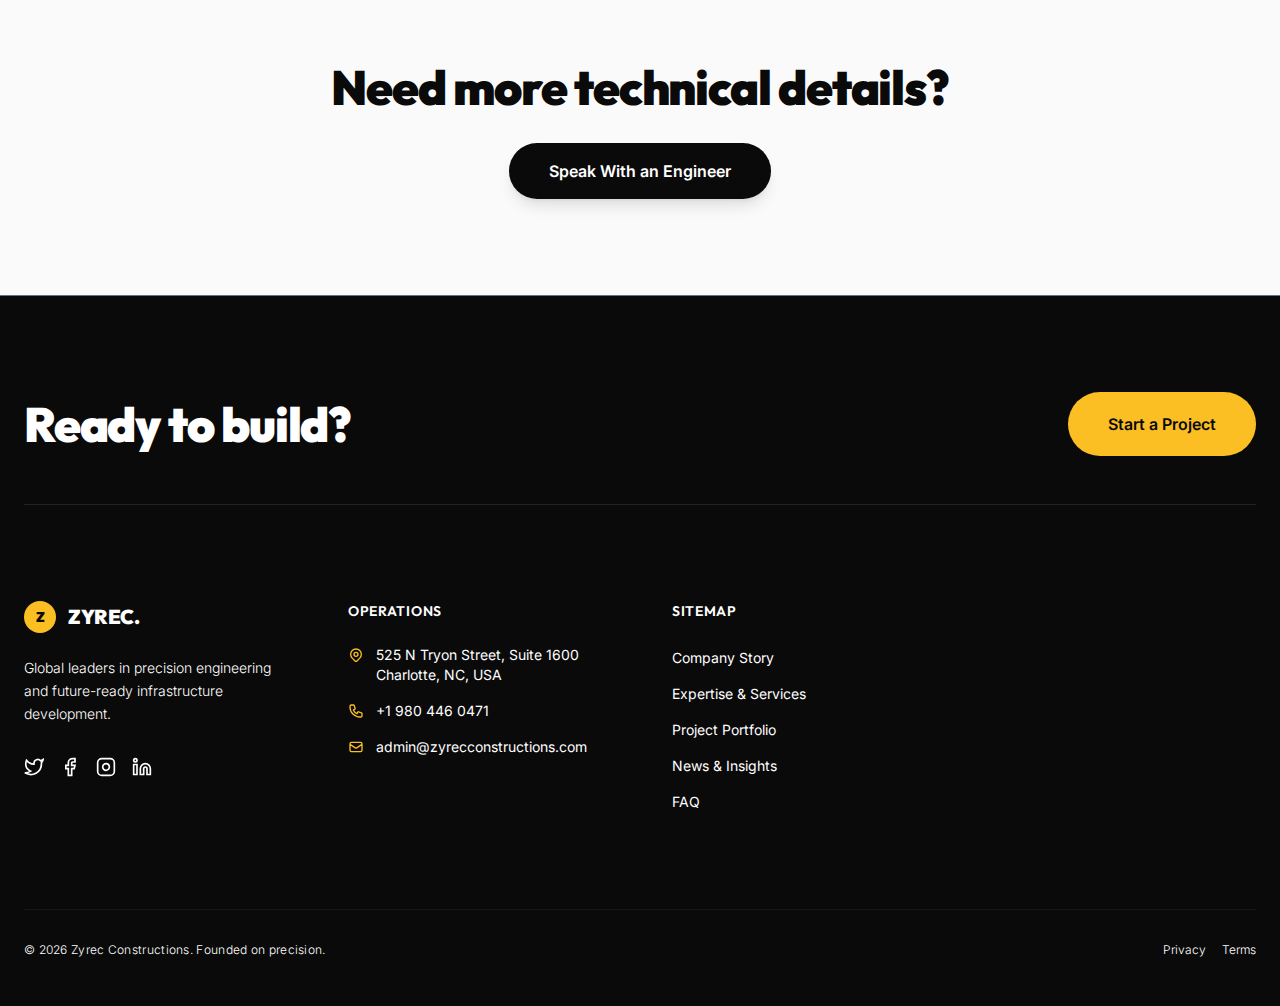
<file: faq/index.html>
<!DOCTYPE html>
<html lang="en">

<head>
    <meta charset="UTF-8" />
    <meta name="viewport" content="width=device-width, initial-scale=1.0" />
    <meta name="description"
        content="Find answers to frequently asked questions about Zyrec Constructions' project management, bidding process, and operations." />
    <title>FAQ | Zyrec Constructions</title>
    <!-- Tailwind compiled CSS -->
    <link rel="stylesheet" href="../css/tailwind-output.css" />
    <link rel="icon" href="../images/favicon_z.png" type="image/png">
    <!-- Fonts -->
    <link rel="preconnect" href="https://fonts.googleapis.com">
    <link rel="preconnect" href="https://fonts.gstatic.com" crossorigin>
    <link
        href="https://fonts.googleapis.com/css2?family=Inter:wght@300;400;500;600&family=Outfit:wght@400;600;800;900&display=swap"
        rel="stylesheet">
    <script src="../script.js" defer></script>
</head>

<body id="top" class="font-sans text-gray bg-light antialiased selection:bg-primary selection:text-dark">
    <!-- Header / Navbar -->
    <header
        class="w-full bg-dark backdrop-blur-md shadow-sm z-50 transition-all duration-300 fixed border-b border-white/10"
        id="main-header" style="position: sticky; top: 0;">
        <nav class="max-w-[90rem] mx-auto py-5 px-6 md:px-12 flex justify-between items-center w-full" id="main-nav">
            <!-- Logo -->
            <a href="../" class="flex items-center gap-3 group">
                <div class="w-8 h-8 md:w-10 md:h-10 bg-primary rounded-full flex items-center justify-center transition-transform group-hover:scale-110 duration-300">
                    <span class="text-dark font-display font-black text-base md:text-lg">Z</span>
                </div>
                <h1 class="text-xl md:text-2xl font-display font-black text-white tracking-tight">
                    ZYREC.
                </h1>
            </a>

            <!-- Desktop Menu -->
            <ul class="hidden lg:flex gap-8 items-center text-sm font-semibold tracking-wide uppercase">
                <li><a href="../" class="text-white hover:text-primary transition-colors py-1 relative group">HOME<span
                            class="absolute left-0 -bottom-1 w-full h-[2px] bg-primary scale-x-0 group-hover:scale-x-100 transition-transform origin-left duration-300"></span></a>
                </li>
                <li><a href="../about/" class="text-white hover:text-primary transition-colors py-1 relative group">ABOUT<span
                            class="absolute left-0 -bottom-1 w-full h-[2px] bg-primary scale-x-0 group-hover:scale-x-100 transition-transform origin-left duration-300"></span></a>
                </li>
                <li><a href="../services/" class="text-white hover:text-primary transition-colors py-1 relative group">SERVICES<span
                            class="absolute left-0 -bottom-1 w-full h-[2px] bg-primary scale-x-0 group-hover:scale-x-100 transition-transform origin-left duration-300"></span></a>
                </li>
                <li><a href="../projects/" class="text-white hover:text-primary transition-colors py-1 relative group">PROJECTS<span
                            class="absolute left-0 -bottom-1 w-full h-[2px] bg-primary scale-x-0 group-hover:scale-x-100 transition-transform origin-left duration-300"></span></a>
                </li>
                <li><a href="../faq/" class="text-primary transition-colors py-1 relative">FAQ</a>
                </li>
                <li><a href="../news/" class="text-white hover:text-primary transition-colors py-1 relative group">NEWS<span
                            class="absolute left-0 -bottom-1 w-full h-[2px] bg-primary scale-x-0 group-hover:scale-x-100 transition-transform origin-left duration-300"></span></a>
                </li>
                <li><a href="../contact/" class="text-white hover:text-primary transition-colors py-1 relative group">CONTACT<span
                            class="absolute left-0 -bottom-1 w-full h-[2px] bg-primary scale-x-0 group-hover:scale-x-100 transition-transform origin-left duration-300"></span></a>
                </li>
            </ul>

            <!-- CTA Button -->
            <div class="hidden lg:flex items-center gap-6">
                <a href="../contact/"
                    class="bg-primary text-dark font-semibold text-sm px-8 py-3 rounded-full hover:bg-white transition-all duration-300 shadow-md hover:shadow-lg hover:-translate-y-0.5">Get A Quote</a>
            </div>

            <!-- Mobile Menu Button -->
            <button class="lg:hidden relative w-8 h-6 text-white hover:text-primary transition-colors focus:outline-none"
                id="hamburger-menu" aria-label="Menu">
                <span class="hamburger-line top-line"></span>
                <span class="hamburger-line middle-line"></span>
                <span class="hamburger-line bottom-line"></span>
            </button>

            <!-- Mobile Dropdown -->
            <ul id="mobile-menu"
                class="hidden flex-col items-center gap-6 mt-6 bg-white shadow-2xl absolute top-full left-0 w-full p-8 lg:hidden border-t border-gray-100">
                <li><a href="../"
                        class="hover:text-primary text-dark transition-colors font-display font-bold text-2xl">HOME</a>
                </li>
                <li><a href="../about/"
                        class="hover:text-primary text-dark transition-colors font-display font-bold text-2xl">ABOUT</a>
                </li>
                <li><a href="../services/"
                        class="hover:text-primary text-dark transition-colors font-display font-bold text-2xl">SERVICES</a>
                </li>
                <li><a href="../projects/"
                        class="hover:text-primary text-dark transition-colors font-display font-bold text-2xl">PROJECTS</a>
                </li>
                <li><a href="../faq/"
                        class="hover:text-primary text-primary transition-colors font-display font-bold text-2xl">FAQ</a>
                </li>
                <li><a href="../news/"
                        class="hover:text-primary text-dark transition-colors font-display font-bold text-2xl">NEWS</a>
                </li>
                
                <li><a href="../contact/" class="hover:text-primary text-dark transition-colors font-display font-bold text-2xl">CONTACT</a></li>
                <li><a href="../contact/"
                        class="mt-4 bg-primary text-dark font-bold px-10 py-4 rounded-full w-full text-center hover:bg-dark hover:text-white transition-colors">GET
                        A QUOTE</a></li>
            </ul>
        </nav>
    </header>

    <main>
        <!-- Typographic Hero -->
        <section class="min-h-[50vh] bg-dark flex flex-col justify-center items-center text-center px-6 relative overflow-hidden border-b border-primary/20">
            <div class="absolute inset-0 opacity-10" style="background-image: radial-gradient(#FBBF24 1px, transparent 1px); background-size: 30px 30px;"></div>
            <div class="relative z-10 max-w-4xl mt-12">
                <span class="inline-block py-1 px-3 rounded-full bg-primary/20 text-primary font-semibold tracking-widest text-sm uppercase mb-4 animate-fade-in-up">Support</span>
                <h1 class="text-5xl md:text-7xl font-display font-black text-white tracking-tight mb-6 animate-fade-in-up" style="animation-delay: 100ms;">
                    Common <span class="text-primary italic">Questions.</span>
                </h1>
                <p class="text-lg md:text-xl text-white leading-relaxed font-light max-w-2xl mx-auto animate-fade-in-up" style="animation-delay: 200ms;">
                    Clarity on our operational capacities, bidding procedures, and safety protocols.
                </p>
            </div>
        </section>

        <!-- Clean FAQ Section -->
        <section class="py-24 bg-white relative">
            <div class="max-w-4xl mx-auto px-6">
                <div class="space-y-6">
                    <!-- FAQ Item 1 -->
                    <div
                        class="border border-gray-200 rounded-3xl p-8 hover:border-primary transition-colors duration-300">
                        <h3 class="text-2xl font-display font-bold text-dark mb-4">What scales of infrastructure
                            projects do you undertake?</h3>
                        <p class="text-gray leading-relaxed font-light">
                            We specialize in multi-year, high-complexity projects typically exceeding $50M in valuation.
                            This includes municipal subways, international airport runway expansions, and multi-acre
                            industrial manufacturing tech campuses. We generally do not undertake single-family
                            residential or minor retail developments.
                        </p>
                    </div>

                    <!-- FAQ Item 2 -->
                    <div
                        class="border border-gray-200 rounded-3xl p-8 hover:border-primary transition-colors duration-300">
                        <h3 class="text-2xl font-display font-bold text-dark mb-4">Are you certified for LEED and green
                            building standards?</h3>
                        <p class="text-gray leading-relaxed font-light">
                            Yes. Environmental integration is a core pillar. All our structural engineers are LEED
                            Accredited Professionals. We prioritize sourcing low-carbon steel, implementing closed-loop
                            water systems during construction, and maximizing natural light efficiency in final
                            blueprints.
                        </p>
                    </div>

                    <!-- FAQ Item 3 -->
                    <div
                        class="border border-gray-200 rounded-3xl p-8 hover:border-primary transition-colors duration-300">
                        <h3 class="text-2xl font-display font-bold text-dark mb-4">How does Zyrec manage extreme
                            timeline constraints?</h3>
                        <p class="text-gray leading-relaxed font-light">
                            Through predictive parametric scheduling and direct supply chain ownership. Because we
                            control our own logistics for heavy materials and utilize 24/7 modular off-site fabrication,
                            we can condense standard project timelines by approximately 20% without compromising
                            structural integrity.
                        </p>
                    </div>

                    <!-- FAQ Item 4 -->
                    <div
                        class="border border-gray-200 rounded-3xl p-8 hover:border-primary transition-colors duration-300">
                        <h3 class="text-2xl font-display font-bold text-dark mb-4">Can we solicit bids directly for
                            upcoming government tenders?</h3>
                        <p class="text-gray leading-relaxed font-light">
                            We frequently partner with municipal bodies via direct solicitation or joint-venture
                            proposals. For government tenders, please route all initial RFPs through our secure civic
                            relations portal or contact our lead estimator via the <a href="../contact/"
                                class="text-primary hover:underline transition-colors font-semibold">Contact</a> page.
                        </p>
                    </div>
                </div>
            </div>
        </section>

        <!-- CTA Section -->
        <section class="py-24 bg-light text-center px-6 border-b border-gray-200">
            <div class="max-w-3xl mx-auto">
                <h2 class="text-3xl md:text-5xl font-display font-black text-dark tracking-tight mb-8">Need more
                    technical details?</h2>
                <a href="../contact/"
                    class="inline-flex bg-dark text-white font-semibold px-10 py-4 rounded-full hover:bg-primary hover:text-dark transition-all duration-300 shadow-lg hover:shadow-xl hover:-translate-y-0.5">
                    Speak With an Engineer
                </a>
            </div>
        </section>
    </main>

    <!-- Modern Minimal Footer -->
    <footer class="bg-dark text-white pt-24 pb-12">
        <div class="max-w-[90rem] mx-auto px-6">
            <!-- Footer Top CTA -->
            <div
                class="flex flex-col md:flex-row justify-between items-center mb-24 pb-12 border-b border-white/10 gap-8">
                <h2 class="text-4xl md:text-5xl font-display font-black tracking-tight">Ready to build?</h2>
                <a href="../contact/"
                    class="bg-primary text-dark font-semibold px-10 py-5 rounded-full hover:bg-white transition-colors duration-300">Start
                    a Project</a>
            </div>

            <div class="grid grid-cols-1 md:grid-cols-2 lg:grid-cols-4 gap-16 mb-24">
                <!-- Brand -->
                <div class="lg:col-span-1">
                    <a href="../" class="flex items-center gap-3 mb-6">
                        <div class="w-8 h-8 bg-primary rounded-full flex items-center justify-center">
                            <span class="text-dark font-display font-black text-sm">Z</span>
                        </div>
                        <h2 class="text-xl font-display font-black tracking-tight">ZYREC.</h2>
                    </a>
                    <p class="text-gray-400 font-light text-sm leading-relaxed mb-8">
                        Global leaders in precision engineering and future-ready infrastructure development.
                    </p>

                    <!-- SVG Social Links (Shortened) -->
                    <div class="flex gap-4">
                        <a href="#" class="text-gray-500 hover:text-primary transition-colors">
                            <svg class="w-5 h-5" fill="none" stroke="currentColor" stroke-width="2" viewBox="0 0 24 24">
                                <path
                                    d="M23 3a10.9 10.9 0 01-3.14 1.53 4.48 4.48 0 00-7.86 3v1A10.66 10.66 0 013 4s-4 9 5 13a11.64 11.64 0 01-7 2c9 5 20 0 20-11.5a4.5 4.5 0 00-.08-.83A7.72 7.72 0 0023 3z">
                                </path>
                            </svg>
                        </a>
                        <a href="#" class="text-gray-500 hover:text-primary transition-colors">
                            <svg class="w-5 h-5" fill="none" stroke="currentColor" stroke-width="2" viewBox="0 0 24 24">
                                <path d="M18 2h-3a5 5 0 00-5 5v3H7v4h3v8h4v-8h3l1-4h-4V7a1 1 0 011-1h3z"></path>
                            </svg>
                        </a>
                        <a href="#" class="text-gray-500 hover:text-primary transition-colors">
                            <svg class="w-5 h-5" fill="none" stroke="currentColor" stroke-width="2" viewBox="0 0 24 24">
                                <rect x="2" y="2" width="20" height="20" rx="5" ry="5"></rect>
                                <path d="M16 11.37A4 4 0 1112.63 8 4 4 0 0116 11.37z"></path>
                                <line x1="17.5" y1="6.5" x2="17.51" y2="6.5"></line>
                            </svg>
                        </a>
                        <a href="#" class="text-gray-500 hover:text-primary transition-colors">
                            <svg class="w-5 h-5" fill="none" stroke="currentColor" stroke-width="2" viewBox="0 0 24 24">
                                <path
                                    d="M16 8a6 6 0 016 6v7h-4v-7a2 2 0 00-2-2 2 2 0 00-2 2v7h-4v-7a6 6 0 016-6zM2 9h4v12H2z">
                                </path>
                                <circle cx="4" cy="4" r="2"></circle>
                            </svg>
                        </a>
                    </div>
                </div>

                <!-- Operations -->
                <div>
                    <h4 class="font-display font-semibold text-white mb-6 uppercase tracking-wider text-sm">Operations
                    </h4>
                    <ul class="space-y-4">
                        <li class="flex items-start gap-3 text-gray-400 text-sm">
                            <span class="text-primary mt-0.5"><svg class="w-4 h-4" fill="none" stroke="currentColor"
                                    viewBox="0 0 24 24">
                                    <path stroke-linecap="round" stroke-linejoin="round" stroke-width="2"
                                        d="M17.657 16.657L13.414 20.9a1.998 1.998 0 01-2.827 0l-4.244-4.243a8 8 0 1111.314 0z">
                                    </path>
                                    <path stroke-linecap="round" stroke-linejoin="round" stroke-width="2"
                                        d="M15 11a3 3 0 11-6 0 3 3 0 016 0z"></path>
                                </svg></span>
                            525 N Tryon Street, Suite 1600<br />Charlotte, NC, USA
                        </li>
                        <li class="flex items-center gap-3 text-gray-400 text-sm">
                            <span class="text-primary"><svg class="w-4 h-4" fill="none" stroke="currentColor"
                                    viewBox="0 0 24 24">
                                    <path stroke-linecap="round" stroke-linejoin="round" stroke-width="2"
                                        d="M3 5a2 2 0 012-2h3.28a1 1 0 01.948.684l1.498 4.493a1 1 0 01-.502 1.21l-2.257 1.13a11.042 11.042 0 005.516 5.516l1.13-2.257a1 1 0 011.21-.502l4.493 1.498a1 1 0 01.684.949V19a2 2 0 01-2 2h-1C9.716 21 3 14.284 3 6V5z">
                                    </path>
                                </svg></span>
                            +1 980 446 0471
                        </li>
                        <li class="flex items-center gap-3 text-gray-400 text-sm">
                            <span class="text-primary"><svg class="w-4 h-4" fill="none" stroke="currentColor"
                                    viewBox="0 0 24 24">
                                    <path stroke-linecap="round" stroke-linejoin="round" stroke-width="2"
                                        d="M3 8l7.89 5.26a2 2 0 002.22 0L21 8M5 19h14a2 2 0 002-2V7a2 2 0 00-2-2H5a2 2 0 00-2 2v10a2 2 0 002 2z">
                                    </path>
                                </svg></span>
                            <a href="mailto:admin@zyrecconstructions.com"
                                class="hover:text-primary transition-colors">admin@zyrecconstructions.com</a>
                        </li>
                    </ul>
                </div>

                <!-- Navigation -->
                <div>
                    <h4 class="font-display font-semibold text-white mb-6 uppercase tracking-wider text-sm">Sitemap</h4>
                    <ul class="space-y-3">
                        <li><a href="../about/"
                                class="text-sm text-gray-400 hover:text-primary transition-colors">Company Story</a>
                        </li>
                        <li><a href="../services/"
                                class="text-sm text-gray-400 hover:text-primary transition-colors">Expertise &
                                Services</a></li>
                        <li><a href="../projects/"
                                class="text-sm text-gray-400 hover:text-primary transition-colors">Project Portfolio</a>
                        </li>
                        <li><a href="../news/" class="text-sm text-gray-400 hover:text-primary transition-colors">News &
                                Insights</a></li>
                        <li><a href="../faq/" class="text-sm text-gray-400 hover:text-primary transition-colors">FAQ</a>
                        </li>
                    </ul>
                </div>
            </div>

            <!-- Copyright -->
            <div class="border-t border-white/5 pt-8 flex flex-col md:flex-row justify-between items-center gap-4">
                <p class="text-xs font-light text-gray-500 tracking-wide">&copy; 2026 Zyrec Constructions. Founded on
                    precision.</p>
                <div class="flex gap-4 text-xs font-light text-gray-500">
                    <a href="#" class="hover:text-white transition-colors">Privacy</a>
                    <a href="#" class="hover:text-white transition-colors">Terms</a>
                </div>
            </div>
        </div>

        <!-- Scroll to Top -->
        <div class="fixed bottom-6 right-6 md:bottom-8 md:right-8 z-[60]" id="scroll-to-top" style="display: none;">
            <a href="#top"
                class="w-12 h-12 bg-white rounded-full flex items-center justify-center shadow-2xl hover:bg-primary transition-colors group">
                <svg class="w-5 h-5 text-dark" fill="none" stroke="currentColor" viewBox="0 0 24 24">
                    <path stroke-linecap="round" stroke-linejoin="round" stroke-width="2" d="M5 15l7-7 7 7"></path>
                </svg>
            </a>
        </div>
    </footer>
</body>

</html>
</file>
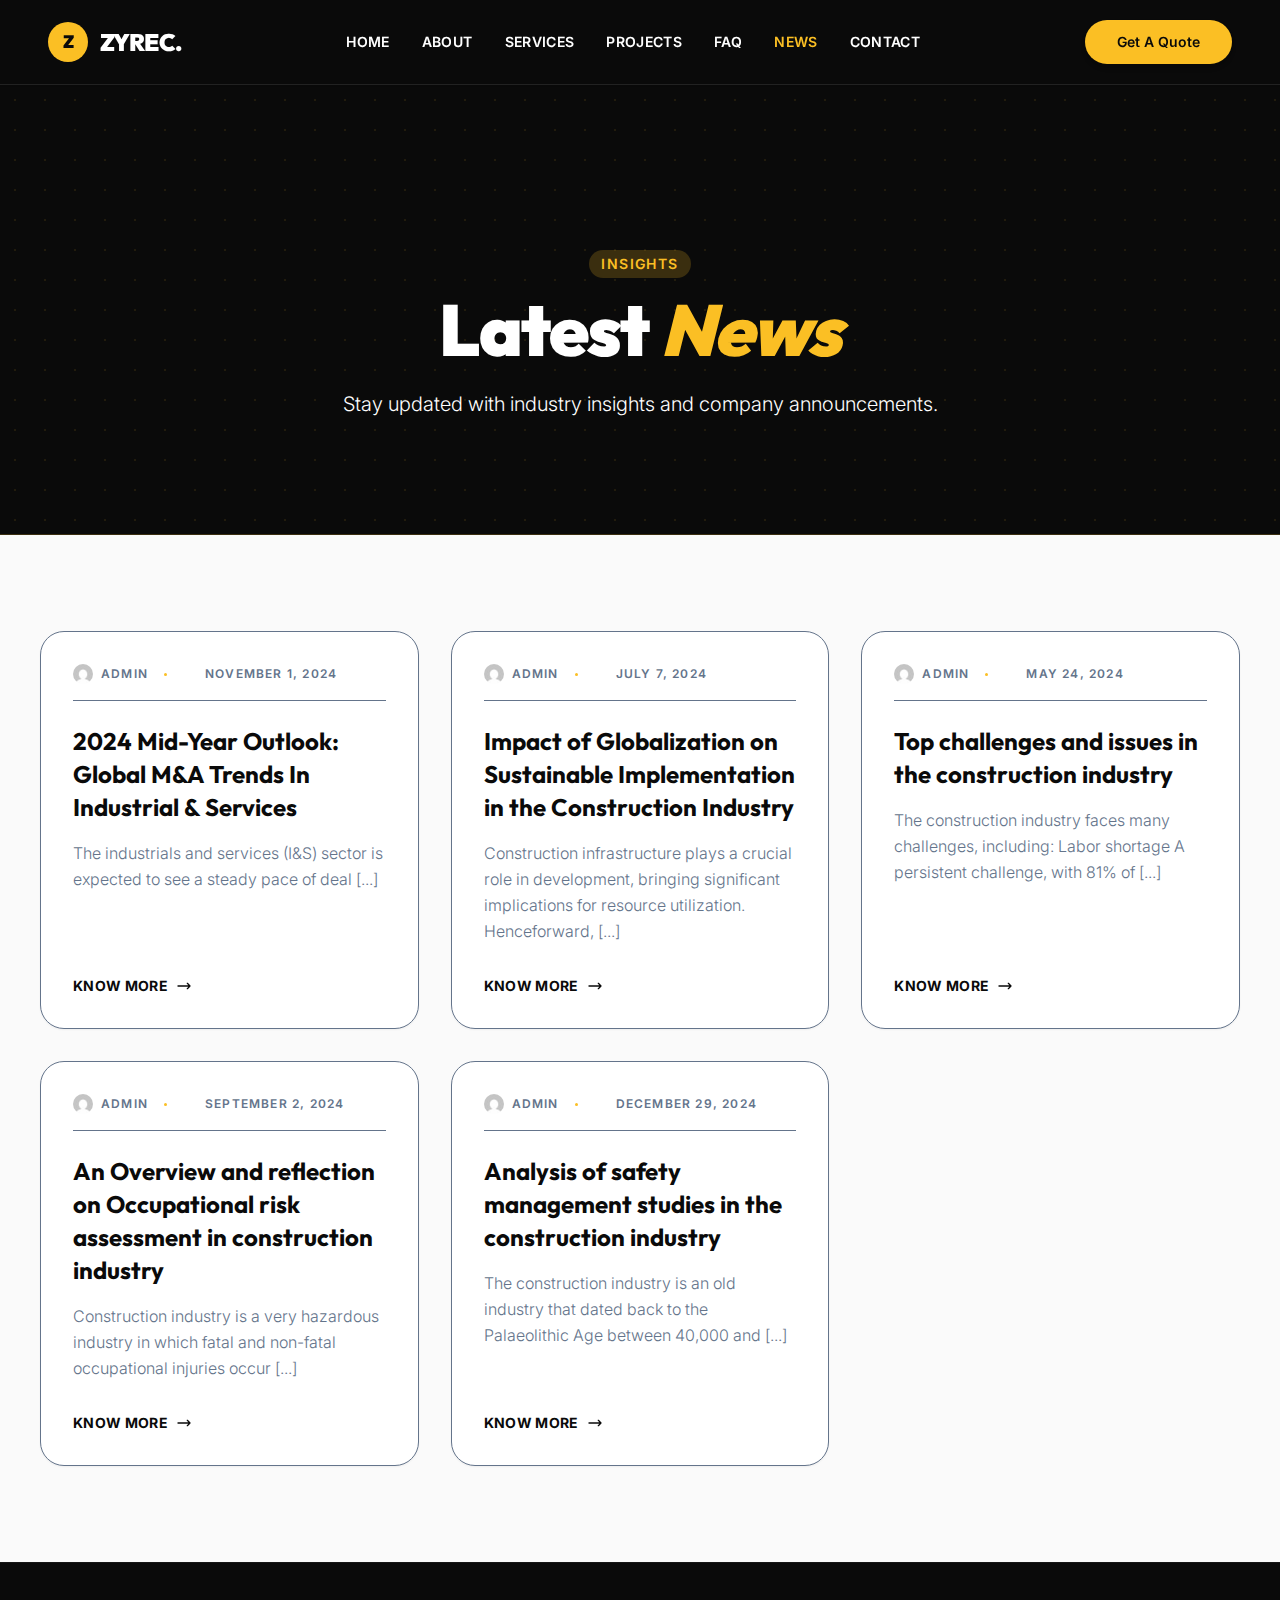
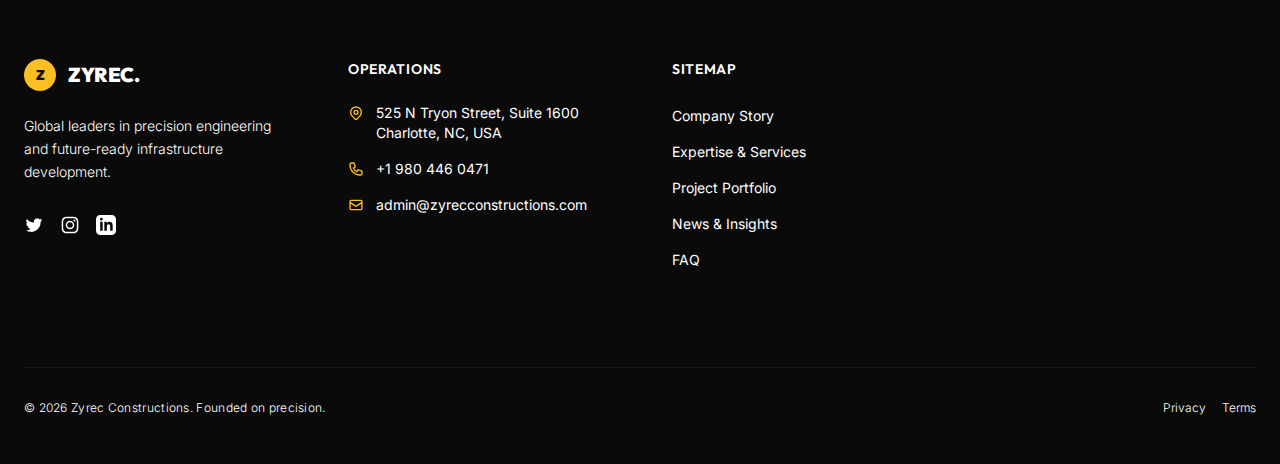
<file: news/index.html>
<!DOCTYPE html>
<html lang="en">

<head>
    <meta charset="UTF-8" />
    <meta name="viewport" content="width=device-width, initial-scale=1.0" />
    <meta name="description"
        content="Zyrec Constructions provides innovative and reliable building solutions, specializing in infrastructure for urban and remote developments." />
    <meta name="keywords"
        content="construction, infrastructure, building, civil engineering, urban development, remote projects, Zyrec" />
    <meta name="author" content="Zyrec Constructions" />
    <meta http-equiv="X-UA-Compatible" content="IE=edge" />
    <meta name="format-detection" content="telephone=no" />
    <title>News & Insights | Zyrec Constructions</title>

    <!-- Tailwind compiled CSS -->
    <link rel="stylesheet" href="../css/tailwind-output.css" />
    <link rel="icon" href="../images/favicon_z.png" type="image/png">

    <!-- Fonts: Inter (Body) & Outfit (Headings) -->
    <link rel="preconnect" href="https://fonts.googleapis.com">
    <link rel="preconnect" href="https://fonts.gstatic.com" crossorigin>
    <link
        href="https://fonts.googleapis.com/css2?family=Inter:wght@300;400;500;600&family=Outfit:wght@400;600;800;900&display=swap"
        rel="stylesheet">

    <script src="../script.js" defer></script>
</head>

<body id="top" class="font-sans text-gray bg-light antialiased selection:bg-primary selection:text-dark">
    <!-- Header / Navbar -->
    <header
        class="w-full bg-dark backdrop-blur-md shadow-sm z-50 transition-all duration-300 fixed border-b border-white/10"
        id="main-header" style="position: sticky; top: 0;">
        <nav class="max-w-[90rem] mx-auto py-5 px-6 md:px-12 flex justify-between items-center w-full" id="main-nav">
            <!-- Logo -->
            <a href="../" class="flex items-center gap-3 group">
                <div class="w-8 h-8 md:w-10 md:h-10 bg-primary rounded-full flex items-center justify-center transition-transform group-hover:scale-110 duration-300">
                    <span class="text-dark font-display font-black text-base md:text-lg">Z</span>
                </div>
                <h1 class="text-xl md:text-2xl font-display font-black text-white tracking-tight">
                    ZYREC.
                </h1>
            </a>

            <!-- Desktop Menu -->
            <ul class="hidden lg:flex gap-8 items-center text-sm font-semibold tracking-wide uppercase">
                <li><a href="../" class="text-white hover:text-primary transition-colors py-1 relative group">HOME<span
                            class="absolute left-0 -bottom-1 w-full h-[2px] bg-primary scale-x-0 group-hover:scale-x-100 transition-transform origin-left duration-300"></span></a>
                </li>
                <li><a href="../about/"
                        class="text-white hover:text-primary transition-colors py-1 relative group">ABOUT<span
                            class="absolute left-0 -bottom-1 w-full h-[2px] bg-primary scale-x-0 group-hover:scale-x-100 transition-transform origin-left duration-300"></span></a>
                </li>
                <li><a href="../services/"
                        class="text-white hover:text-primary transition-colors py-1 relative group">SERVICES<span
                            class="absolute left-0 -bottom-1 w-full h-[2px] bg-primary scale-x-0 group-hover:scale-x-100 transition-transform origin-left duration-300"></span></a>
                </li>
                <li><a href="../projects/"
                        class="text-white hover:text-primary transition-colors py-1 relative group">PROJECTS<span
                            class="absolute left-0 -bottom-1 w-full h-[2px] bg-primary scale-x-0 group-hover:scale-x-100 transition-transform origin-left duration-300"></span></a>
                </li>
                <li><a href="../faq/"
                        class="text-white hover:text-primary transition-colors py-1 relative group">FAQ<span
                            class="absolute left-0 -bottom-1 w-full h-[2px] bg-primary scale-x-0 group-hover:scale-x-100 transition-transform origin-left duration-300"></span></a>
                </li>
                <li><a href="../news/" class="text-primary transition-colors py-1 relative">NEWS</a>
                </li>
                <li><a href="../contact/"
                        class="text-white hover:text-primary transition-colors py-1 relative group">CONTACT<span
                            class="absolute left-0 -bottom-1 w-full h-[2px] bg-primary scale-x-0 group-hover:scale-x-100 transition-transform origin-left duration-300"></span></a>
                </li>
            </ul>

            <!-- CTA Button -->
            <div class="hidden lg:flex items-center gap-6">
                <a href="../contact/"
                    class="bg-primary text-dark font-semibold text-sm px-8 py-3 rounded-full hover:bg-white transition-all duration-300 shadow-md hover:shadow-lg hover:-translate-y-0.5">Get
                    A Quote</a>
            </div>

            <!-- Mobile Menu Button -->
            <button class="lg:hidden relative w-8 h-6 text-white hover:text-primary transition-colors focus:outline-none"
                id="hamburger-menu" aria-label="Menu">
                <span class="hamburger-line top-line"></span>
                <span class="hamburger-line middle-line"></span>
                <span class="hamburger-line bottom-line"></span>
            </button>

            <!-- Mobile Dropdown -->
            <ul id="mobile-menu"
                class="hidden flex-col items-center gap-6 mt-6 bg-white shadow-2xl absolute top-full left-0 w-full p-8 lg:hidden border-t border-gray-100">
                <li><a href="../"
                        class="hover:text-primary text-dark transition-colors font-display font-bold text-2xl">HOME</a>
                </li>
                <li><a href="../about/"
                        class="hover:text-primary text-dark transition-colors font-display font-bold text-2xl">ABOUT</a>
                </li>
                <li><a href="../services/"
                        class="hover:text-primary text-dark transition-colors font-display font-bold text-2xl">SERVICES</a>
                </li>
                <li><a href="../projects/"
                        class="hover:text-primary text-dark transition-colors font-display font-bold text-2xl">PROJECTS</a>
                </li>
                <li><a href="../faq/"
                        class="hover:text-primary text-dark transition-colors font-display font-bold text-2xl">FAQ</a>
                </li>
                <li><a href="../news/"
                        class="hover:text-primary text-primary transition-colors font-display font-bold text-2xl">NEWS</a>
                </li>
                
                <li><a href="../contact/" class="hover:text-primary text-dark transition-colors font-display font-bold text-2xl">CONTACT</a></li>
                <li><a href="../contact/"
                        class="mt-4 bg-primary text-dark font-bold px-10 py-4 rounded-full w-full text-center hover:bg-dark hover:text-white transition-colors">GET
                        A QUOTE</a></li>
            </ul>
        </nav>
    </header>

    <main>
        <!-- Typographic Hero -->
        <section class="min-h-[50vh] bg-dark flex flex-col justify-center items-center text-center px-6 relative overflow-hidden border-b border-primary/20">
            <div class="absolute inset-0 opacity-10" style="background-image: radial-gradient(#FBBF24 1px, transparent 1px); background-size: 30px 30px;"></div>
            <div class="relative z-10 max-w-4xl mt-12">
                <span class="inline-block py-1 px-3 rounded-full bg-primary/20 text-primary font-semibold tracking-widest text-sm uppercase mb-4 animate-fade-in-up">Insights</span>
                <h1 class="text-5xl md:text-7xl font-display font-black text-white tracking-tight mb-6 animate-fade-in-up" style="animation-delay: 100ms;">
                    Latest <span class="text-primary italic">News</span>
                </h1>
                <p class="text-lg md:text-xl text-white leading-relaxed font-light max-w-2xl mx-auto animate-fade-in-up" style="animation-delay: 200ms;">
                    Stay updated with industry insights and company announcements.
                </p>
            </div>
        </section>

        <!-- News Grid -->
        <section class="py-24 px-6 bg-light min-h-[50vh]">
            <div class="max-w-[75rem] mx-auto grid md:grid-cols-2 lg:grid-cols-3 gap-8">

                <!-- News 1 -->
                <article
                    class="bg-white rounded-3xl p-8 border border-gray-100 shadow-sm hover:shadow-xl transition-all duration-300 flex flex-col group h-full relative cursor-pointer">
                    <div class="flex-grow">
                        <div
                            class="flex items-center gap-4 text-xs font-semibold text-gray uppercase tracking-widest mb-6 border-b border-gray-100 pb-4">
                            <span class="flex items-center gap-2">
                                <img src="../images/admin-icon.jpg" loading="lazy" width="20" height="20"
                                    alt="admin-icon" class="rounded-full"> admin
                            </span>
                            <span class="w-[3px] h-[3px] rounded-full bg-primary"></span>
                            <span class="flex items-center gap-2">
                                <img src="../images/clock-icon.png" loading="lazy" width="14" height="14"
                                    alt="Clock Icon"> November 1, 2024
                            </span>
                        </div>
                        <h3
                            class="text-2xl font-display font-bold text-dark mb-4 leading-snug group-hover:text-primary transition-colors">
                            <a href="../news/2024-mid-year-outlook-global-ma-trends-in-industrials-services/"
                                class="focus:outline-none">
                                <span class="absolute inset-0 z-10" aria-hidden="true"></span>
                                2024 Mid-Year Outlook: Global M&A Trends In Industrial & Services
                            </a>
                        </h3>
                        <p class="text-gray leading-relaxed font-light mb-8">
                            The industrials and services (I&S) sector is expected to see a steady pace of deal [...]
                        </p>
                    </div>
                    <div
                        class="inline-flex items-center gap-2 text-dark font-bold group-hover:text-primary transition-colors text-sm uppercase tracking-wide">
                        Know more
                        <svg class="w-4 h-4 transform group-hover:translate-x-1 transition-transform" fill="none"
                            stroke="currentColor" viewBox="0 0 24 24">
                            <path stroke-linecap="round" stroke-linejoin="round" stroke-width="2"
                                d="M17 8l4 4m0 0l-4 4m4-4H3"></path>
                        </svg>
                    </div>
                </article>

                <!-- News 2 -->
                <article
                    class="bg-white rounded-3xl p-8 border border-gray-100 shadow-sm hover:shadow-xl transition-all duration-300 flex flex-col group h-full relative cursor-pointer">
                    <div class="flex-grow">
                        <div
                            class="flex items-center gap-4 text-xs font-semibold text-gray uppercase tracking-widest mb-6 border-b border-gray-100 pb-4">
                            <span class="flex items-center gap-2">
                                <img src="../images/admin-icon.jpg" loading="lazy" width="20" height="20"
                                    alt="admin-icon" class="rounded-full"> admin
                            </span>
                            <span class="w-[3px] h-[3px] rounded-full bg-primary"></span>
                            <span class="flex items-center gap-2">
                                <img src="../images/clock-icon.png" loading="lazy" width="14" height="14"
                                    alt="Clock Icon"> July 7, 2024
                            </span>
                        </div>
                        <h3
                            class="text-2xl font-display font-bold text-dark mb-4 leading-snug group-hover:text-primary transition-colors">
                            <a href="../news/impact-of-globalization-on-sustainable-implementation-in-the-construction-industry/"
                                class="focus:outline-none">
                                <span class="absolute inset-0 z-10" aria-hidden="true"></span>
                                Impact of Globalization on Sustainable Implementation in the Construction Industry
                            </a>
                        </h3>
                        <p class="text-gray leading-relaxed font-light mb-8">
                            Construction infrastructure plays a crucial role in development, bringing significant
                            implications for resource utilization. Henceforward, [...]
                        </p>
                    </div>
                    <div
                        class="inline-flex items-center gap-2 text-dark font-bold group-hover:text-primary transition-colors text-sm uppercase tracking-wide">
                        Know more
                        <svg class="w-4 h-4 transform group-hover:translate-x-1 transition-transform" fill="none"
                            stroke="currentColor" viewBox="0 0 24 24">
                            <path stroke-linecap="round" stroke-linejoin="round" stroke-width="2"
                                d="M17 8l4 4m0 0l-4 4m4-4H3"></path>
                        </svg>
                    </div>
                </article>

                <!-- News 3 -->
                <article
                    class="bg-white rounded-3xl p-8 border border-gray-100 shadow-sm hover:shadow-xl transition-all duration-300 flex flex-col group h-full relative cursor-pointer">
                    <div class="flex-grow">
                        <div
                            class="flex items-center gap-4 text-xs font-semibold text-gray uppercase tracking-widest mb-6 border-b border-gray-100 pb-4">
                            <span class="flex items-center gap-2">
                                <img src="../images/admin-icon.jpg" loading="lazy" width="20" height="20"
                                    alt="admin-icon" class="rounded-full"> admin
                            </span>
                            <span class="w-[3px] h-[3px] rounded-full bg-primary"></span>
                            <span class="flex items-center gap-2">
                                <img src="../images/clock-icon.png" loading="lazy" width="14" height="14"
                                    alt="Clock Icon"> May 24, 2024
                            </span>
                        </div>
                        <h3
                            class="text-2xl font-display font-bold text-dark mb-4 leading-snug group-hover:text-primary transition-colors">
                            <a href="../news/top-challenges-and-issues-in-the-construction-industry/"
                                class="focus:outline-none">
                                <span class="absolute inset-0 z-10" aria-hidden="true"></span>
                                Top challenges and issues in the construction industry
                            </a>
                        </h3>
                        <p class="text-gray leading-relaxed font-light mb-8">
                            The construction industry faces many challenges, including: Labor shortage A persistent
                            challenge, with 81% of [...]
                        </p>
                    </div>
                    <div
                        class="inline-flex items-center gap-2 text-dark font-bold group-hover:text-primary transition-colors text-sm uppercase tracking-wide">
                        Know more
                        <svg class="w-4 h-4 transform group-hover:translate-x-1 transition-transform" fill="none"
                            stroke="currentColor" viewBox="0 0 24 24">
                            <path stroke-linecap="round" stroke-linejoin="round" stroke-width="2"
                                d="M17 8l4 4m0 0l-4 4m4-4H3"></path>
                        </svg>
                    </div>
                </article>

                <!-- News 4 -->
                <article
                    class="bg-white rounded-3xl p-8 border border-gray-100 shadow-sm hover:shadow-xl transition-all duration-300 flex flex-col group h-full relative cursor-pointer">
                    <div class="flex-grow">
                        <div
                            class="flex items-center gap-4 text-xs font-semibold text-gray uppercase tracking-widest mb-6 border-b border-gray-100 pb-4">
                            <span class="flex items-center gap-2">
                                <img src="../images/admin-icon.jpg" loading="lazy" width="20" height="20"
                                    alt="admin-icon" class="rounded-full"> admin
                            </span>
                            <span class="w-[3px] h-[3px] rounded-full bg-primary"></span>
                            <span class="flex items-center gap-2">
                                <img src="../images/clock-icon.png" loading="lazy" width="14" height="14"
                                    alt="Clock Icon"> September 2, 2024
                            </span>
                        </div>
                        <h3
                            class="text-2xl font-display font-bold text-dark mb-4 leading-snug group-hover:text-primary transition-colors">
                            <a href="../news/an-overview-and-reflection-on-occupational-risk-assessment-in-construction-industry/"
                                class="focus:outline-none">
                                <span class="absolute inset-0 z-10" aria-hidden="true"></span>
                                An Overview and reflection on Occupational risk assessment in construction industry
                            </a>
                        </h3>
                        <p class="text-gray leading-relaxed font-light mb-8">
                            Construction industry is a very hazardous industry in which fatal and non-fatal occupational
                            injuries occur [...]
                        </p>
                    </div>
                    <div
                        class="inline-flex items-center gap-2 text-dark font-bold group-hover:text-primary transition-colors text-sm uppercase tracking-wide">
                        Know more
                        <svg class="w-4 h-4 transform group-hover:translate-x-1 transition-transform" fill="none"
                            stroke="currentColor" viewBox="0 0 24 24">
                            <path stroke-linecap="round" stroke-linejoin="round" stroke-width="2"
                                d="M17 8l4 4m0 0l-4 4m4-4H3"></path>
                        </svg>
                    </div>
                </article>

                <!-- News 5 -->
                <article
                    class="bg-white rounded-3xl p-8 border border-gray-100 shadow-sm hover:shadow-xl transition-all duration-300 flex flex-col group h-full relative cursor-pointer">
                    <div class="flex-grow">
                        <div
                            class="flex items-center gap-4 text-xs font-semibold text-gray uppercase tracking-widest mb-6 border-b border-gray-100 pb-4">
                            <span class="flex items-center gap-2">
                                <img src="../images/admin-icon.jpg" loading="lazy" width="20" height="20"
                                    alt="admin-icon" class="rounded-full"> admin
                            </span>
                            <span class="w-[3px] h-[3px] rounded-full bg-primary"></span>
                            <span class="flex items-center gap-2">
                                <img src="../images/clock-icon.png" loading="lazy" width="14" height="14"
                                    alt="Clock Icon"> December 29, 2024
                            </span>
                        </div>
                        <h3
                            class="text-2xl font-display font-bold text-dark mb-4 leading-snug group-hover:text-primary transition-colors">
                            <a href="../news/analysis-of-safety-management-studies-in-the-construction-industry/"
                                class="focus:outline-none">
                                <span class="absolute inset-0 z-10" aria-hidden="true"></span>
                                Analysis of safety management studies in the construction industry
                            </a>
                        </h3>
                        <p class="text-gray leading-relaxed font-light mb-8">
                            The construction industry is an old industry that dated back to the Palaeolithic Age between
                            40,000 and [...]
                        </p>
                    </div>
                    <div
                        class="inline-flex items-center gap-2 text-dark font-bold group-hover:text-primary transition-colors text-sm uppercase tracking-wide">
                        Know more
                        <svg class="w-4 h-4 transform group-hover:translate-x-1 transition-transform" fill="none"
                            stroke="currentColor" viewBox="0 0 24 24">
                            <path stroke-linecap="round" stroke-linejoin="round" stroke-width="2"
                                d="M17 8l4 4m0 0l-4 4m4-4H3"></path>
                        </svg>
                    </div>
                </article>

            </div>
        </section>

    </main>

    <!-- Modern Minimal Footer -->
    <footer class="bg-dark text-white pt-24 pb-12 border-t border-white/5">
        <div class="max-w-[90rem] mx-auto px-6">
            <div class="grid grid-cols-1 md:grid-cols-2 lg:grid-cols-4 gap-16 mb-24">
                <!-- Brand -->
                <div class="lg:col-span-1">
                    <a href="../" class="flex items-center gap-3 mb-6">
                        <div class="w-8 h-8 bg-primary rounded-full flex items-center justify-center">
                            <span class="text-dark font-display font-black text-sm">Z</span>
                        </div>
                        <h2 class="text-xl font-display font-black tracking-tight">ZYREC.</h2>
                    </a>
                    <p class="text-gray-400 font-light text-sm leading-relaxed mb-8">
                        Global leaders in precision engineering and future-ready infrastructure development.
                    </p>

                    <!-- SVG Social Links -->
                    <div class="flex gap-4">
                        <a href="#" class="text-gray-500 hover:text-primary transition-colors">
                            <svg class="w-5 h-5" fill="currentColor" viewBox="0 0 24 24" aria-hidden="true">
                                <path
                                    d="M8.29 20.251c7.547 0 11.675-6.253 11.675-11.675 0-.178 0-.355-.012-.53A8.348 8.348 0 0022 5.92a8.19 8.19 0 01-2.357.646 4.118 4.118 0 001.804-2.27 8.224 8.224 0 01-2.605.996 4.107 4.107 0 00-6.993 3.743 11.65 11.65 0 01-8.457-4.287 4.106 4.106 0 001.27 5.477A4.072 4.072 0 012.8 9.713v.052a4.105 4.105 0 003.292 4.022 4.095 4.095 0 01-1.853.07 4.108 4.108 0 003.834 2.85A8.233 8.233 0 012 18.407a11.616 11.616 0 006.29 1.84" />
                            </svg>
                        </a>
                        <a href="#" class="text-gray-500 hover:text-primary transition-colors">
                            <svg class="w-5 h-5" fill="currentColor" viewBox="0 0 24 24" aria-hidden="true">
                                <path fill-rule="evenodd"
                                    d="M12.315 2c2.43 0 2.784.013 3.808.06 1.064.049 1.791.218 2.427.465a4.902 4.902 0 011.772 1.153 4.902 4.902 0 011.153 1.772c.247.636.416 1.363.465 2.427.048 1.067.06 1.407.06 4.123v.08c0 2.643-.012 2.987-.06 4.043-.049 1.064-.218 1.791-.465 2.427a4.902 4.902 0 01-1.153 1.772 4.902 4.902 0 01-1.772 1.153c-.636.247-1.363.416-2.427.465-1.067.048-1.407.06-4.123.06h-.08c-2.643 0-2.987-.012-4.043-.06-1.064-.049-1.791-.218-2.427-.465a4.902 4.902 0 01-1.772-1.153 4.902 4.902 0 01-1.153-1.772c-.247-.636-.416-1.363-.465-2.427-.047-1.024-.06-1.379-.06-3.808v-.63c0-2.43.013-2.784.06-3.808.049-1.064.218-1.791.465-2.427a4.902 4.902 0 011.153-1.772A4.902 4.902 0 015.45 2.525c.636-.247 1.363-.416 2.427-.465C8.901 2.013 9.256 2 11.685 2h.63zm-.081 1.802h-.468c-2.456 0-2.784.011-3.807.058-.975.045-1.504.207-1.857.344-.467.182-.8.398-1.15.748-.35.35-.566.683-.748 1.15-.137.353-.3.882-.344 1.857-.047 1.023-.058 1.351-.058 3.807v.468c0 2.456.011 2.784.058 3.807.045.975.207 1.504.344 1.857.182.466.399.8.748 1.15.35.35.683.566 1.15.748.353.137.882.3 1.857.344 1.054.048 1.37.058 4.041.058h.08c2.597 0 2.917-.01 3.96-.058.976-.045 1.505-.207 1.858-.344.466-.182.8-.398 1.15-.748.35-.35.566-.683.748-1.15.137-.353.3-.882.344-1.857.048-1.055.058-1.37.058-4.041v-.08c0-2.597-.01-2.917-.058-3.96-.045-.976-.207-1.505-.344-1.858a3.097 3.097 0 00-.748-1.15 3.098 3.098 0 00-1.15-.748c-.353-.137-.882-.3-1.857-.344-1.023-.047-1.351-.058-3.807-.058zM12 6.865a5.135 5.135 0 110 10.27 5.135 5.135 0 010-10.27zm0 1.802a3.333 3.333 0 100 6.666 3.333 3.333 0 000-6.666zm5.338-3.205a1.2 1.2 0 110 2.4 1.2 1.2 0 010-2.4z"
                                    clip-rule="evenodd" />
                            </svg>
                        </a>
                        <a href="#" class="text-gray-500 hover:text-primary transition-colors">
                            <svg class="w-5 h-5" fill="currentColor" viewBox="0 0 24 24" aria-hidden="true">
                                <path d="M19 0h-14c-2.761 0-5 2.239-5 5v14c0 2.761 2.239 5 5 5h14c2.762 0 5-2.239 5-5v-14c0-2.761-2.238-5-5-5zm-11 19h-3v-11h3v11zm-1.5-12.268c-.966 0-1.75-.79-1.75-1.764s.784-1.764 1.75-1.764 1.75.79 1.75 1.764-.783 1.764-1.75 1.764zm13.5 12.268h-3v-5.604c0-3.368-4-3.113-4 0v5.604h-3v-11h3v1.765c1.396-2.586 7-2.777 7 2.476v6.759z"/>
                            </svg>
                        </a>
                    </div>
                </div>

                <!-- Operations -->
                <div>
                    <h4 class="font-display font-semibold text-white mb-6 uppercase tracking-wider text-sm">Operations
                    </h4>
                    <ul class="space-y-4">
                        <li class="flex items-start gap-3 text-gray-400 text-sm">
                            <span class="text-primary mt-0.5"><svg class="w-4 h-4" fill="none" stroke="currentColor"
                                    viewBox="0 0 24 24">
                                    <path stroke-linecap="round" stroke-linejoin="round" stroke-width="2"
                                        d="M17.657 16.657L13.414 20.9a1.998 1.998 0 01-2.827 0l-4.244-4.243a8 8 0 1111.314 0z">
                                    </path>
                                    <path stroke-linecap="round" stroke-linejoin="round" stroke-width="2"
                                        d="M15 11a3 3 0 11-6 0 3 3 0 016 0z"></path>
                                </svg></span>
                            525 N Tryon Street, Suite 1600<br />Charlotte, NC, USA
                        </li>
                        <li class="flex items-center gap-3 text-gray-400 text-sm">
                            <span class="text-primary"><svg class="w-4 h-4" fill="none" stroke="currentColor"
                                    viewBox="0 0 24 24">
                                    <path stroke-linecap="round" stroke-linejoin="round" stroke-width="2"
                                        d="M3 5a2 2 0 012-2h3.28a1 1 0 01.948.684l1.498 4.493a1 1 0 01-.502 1.21l-2.257 1.13a11.042 11.042 0 005.516 5.516l1.13-2.257a1 1 0 011.21-.502l4.493 1.498a1 1 0 01.684.949V19a2 2 0 01-2 2h-1C9.716 21 3 14.284 3 6V5z">
                                    </path>
                                </svg></span>
                            +1 980 446 0471
                        </li>
                        <li class="flex items-center gap-3 text-gray-400 text-sm">
                            <span class="text-primary"><svg class="w-4 h-4" fill="none" stroke="currentColor"
                                    viewBox="0 0 24 24">
                                    <path stroke-linecap="round" stroke-linejoin="round" stroke-width="2"
                                        d="M3 8l7.89 5.26a2 2 0 002.22 0L21 8M5 19h14a2 2 0 002-2V7a2 2 0 00-2-2H5a2 2 0 00-2 2v10a2 2 0 002 2z">
                                    </path>
                                </svg></span>
                            <a href="mailto:admin@zyrecconstructions.com"
                                class="hover:text-primary transition-colors">admin@zyrecconstructions.com</a>
                        </li>
                    </ul>
                </div>

                <!-- Navigation -->
                <div>
                    <h4 class="font-display font-semibold text-white mb-6 uppercase tracking-wider text-sm">Sitemap</h4>
                    <ul class="space-y-3">
                        <li><a href="../about/"
                                class="text-sm text-gray-400 hover:text-primary transition-colors">Company Story</a>
                        </li>
                        <li><a href="../services/"
                                class="text-sm text-gray-400 hover:text-primary transition-colors">Expertise &
                                Services</a></li>
                        <li><a href="../projects/"
                                class="text-sm text-gray-400 hover:text-primary transition-colors">Project Portfolio</a>
                        </li>
                        <li><a href="../news/" class="text-sm text-gray-400 hover:text-primary transition-colors">News &
                                Insights</a></li>
                        <li><a href="../faq/" class="text-sm text-gray-400 hover:text-primary transition-colors">FAQ</a>
                        </li>
                    </ul>
                </div>
            </div>

            <!-- Copyright -->
            <div class="border-t border-white/5 pt-8 flex flex-col md:flex-row justify-between items-center gap-4">
                <p class="text-xs font-light text-gray-500 tracking-wide">&copy; 2026 Zyrec Constructions. Founded on
                    precision.</p>
                <div class="flex gap-4 text-xs font-light text-gray-500">
                    <a href="#" class="hover:text-white transition-colors">Privacy</a>
                    <a href="#" class="hover:text-white transition-colors">Terms</a>
                </div>
            </div>
        </div>

        <!-- Scroll to Top (Minimal) -->
        <div class="fixed bottom-6 right-6 md:bottom-8 md:right-8 z-[60]" id="scroll-to-top" style="display: none;">
            <a href="#top"
                class="w-12 h-12 bg-white rounded-full flex items-center justify-center shadow-2xl hover:bg-primary transition-colors group">
                <svg class="w-5 h-5 text-dark" fill="none" stroke="currentColor" viewBox="0 0 24 24">
                    <path stroke-linecap="round" stroke-linejoin="round" stroke-width="2" d="M5 15l7-7 7 7"></path>
                </svg>
            </a>
        </div>
    </footer>
</body>

</html>
</file>
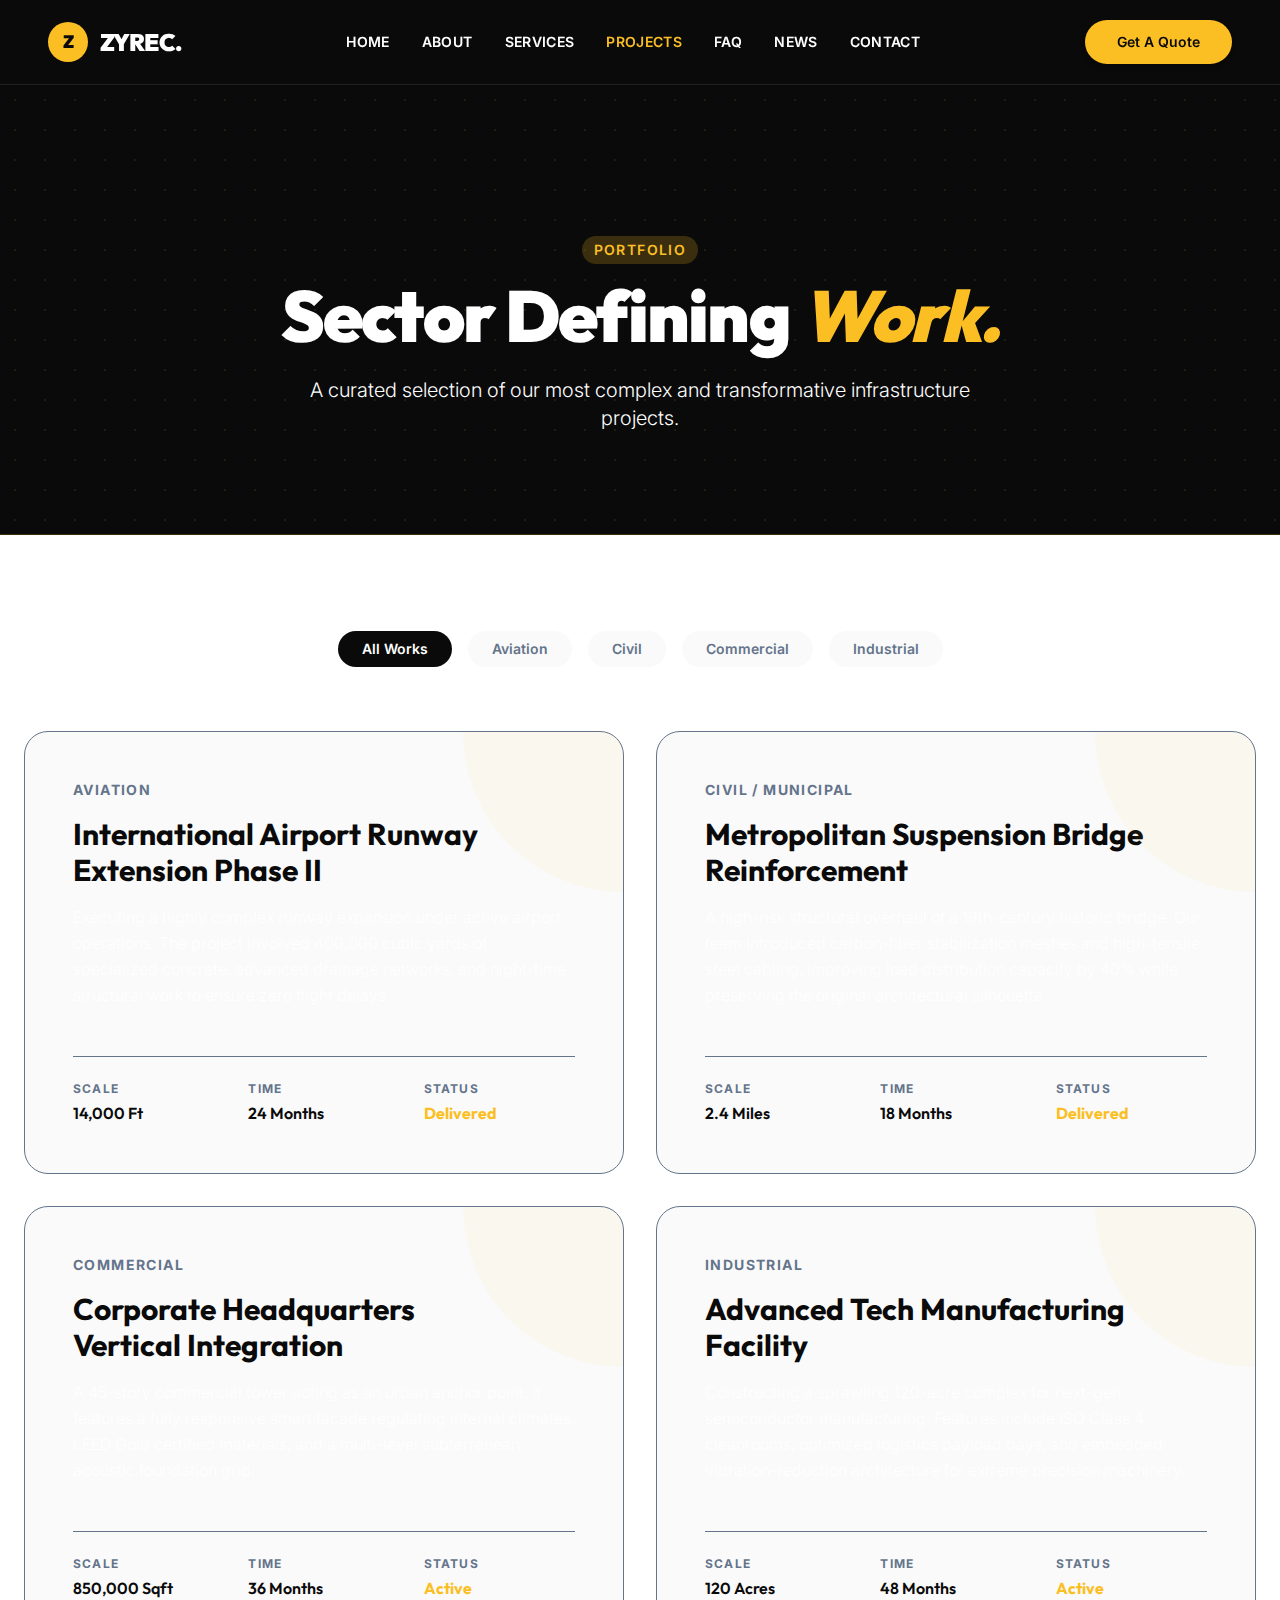
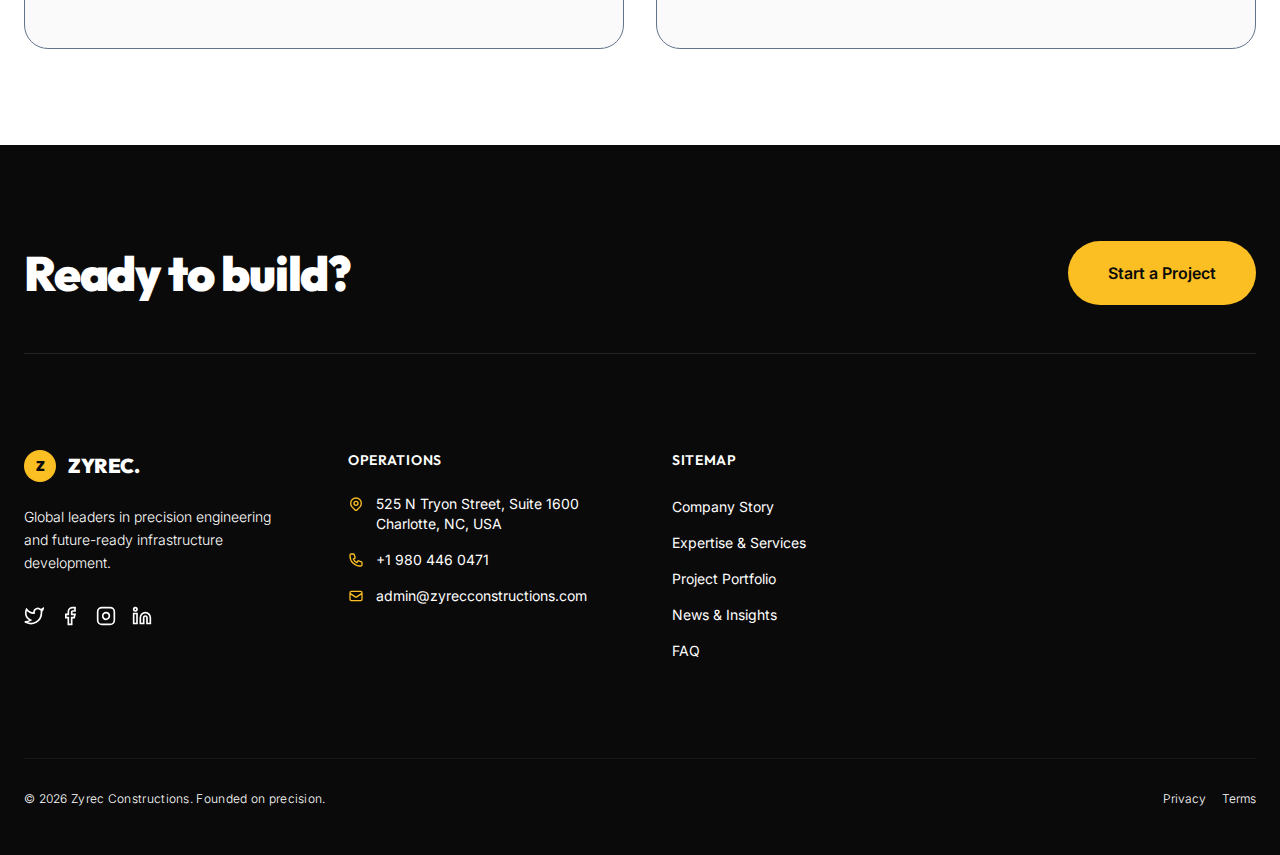
<file: projects/index.html>
<!DOCTYPE html>
<html lang="en">

<head>
    <meta charset="UTF-8" />
    <meta name="viewport" content="width=device-width, initial-scale=1.0" />
    <meta name="description"
        content="Explore the diverse portfolio of Zyrec Constructions, featuring major infrastructure works across Aviation, Commercial, and Industrial sectors." />
    <title>Our Projects | Zyrec Constructions</title>
    <!-- Tailwind compiled CSS -->
    <link rel="stylesheet" href="../css/tailwind-output.css" />
    <link rel="icon" href="../images/favicon_z.png" type="image/png">
    <!-- Fonts -->
    <link rel="preconnect" href="https://fonts.googleapis.com">
    <link rel="preconnect" href="https://fonts.gstatic.com" crossorigin>
    <link
        href="https://fonts.googleapis.com/css2?family=Inter:wght@300;400;500;600&family=Outfit:wght@400;600;800;900&display=swap"
        rel="stylesheet">
    <script src="../script.js" defer></script>
</head>

<body id="top" class="font-sans text-gray bg-light antialiased selection:bg-primary selection:text-dark">
    <!-- Header / Navbar -->
    <header
        class="w-full bg-dark backdrop-blur-md shadow-sm z-50 transition-all duration-300 fixed border-b border-white/10"
        id="main-header" style="position: sticky; top: 0;">
        <nav class="max-w-[90rem] mx-auto py-5 px-6 md:px-12 flex justify-between items-center w-full" id="main-nav">
            <!-- Logo -->
            <a href="../" class="flex items-center gap-3 group">
                <div class="w-8 h-8 md:w-10 md:h-10 bg-primary rounded-full flex items-center justify-center transition-transform group-hover:scale-110 duration-300">
                    <span class="text-dark font-display font-black text-base md:text-lg">Z</span>
                </div>
                <h1 class="text-xl md:text-2xl font-display font-black text-white tracking-tight">
                    ZYREC.
                </h1>
            </a>

            <!-- Desktop Menu -->
            <ul class="hidden lg:flex gap-8 items-center text-sm font-semibold tracking-wide uppercase">
                <li><a href="../" class="text-white hover:text-primary transition-colors py-1 relative group">HOME<span
                            class="absolute left-0 -bottom-1 w-full h-[2px] bg-primary scale-x-0 group-hover:scale-x-100 transition-transform origin-left duration-300"></span></a>
                </li>
                <li><a href="../about/" class="text-white hover:text-primary transition-colors py-1 relative group">ABOUT<span
                            class="absolute left-0 -bottom-1 w-full h-[2px] bg-primary scale-x-0 group-hover:scale-x-100 transition-transform origin-left duration-300"></span></a>
                </li>
                <li><a href="../services/" class="text-white hover:text-primary transition-colors py-1 relative group">SERVICES<span
                            class="absolute left-0 -bottom-1 w-full h-[2px] bg-primary scale-x-0 group-hover:scale-x-100 transition-transform origin-left duration-300"></span></a>
                </li>
                <li><a href="../projects/" class="text-primary transition-colors py-1 relative">PROJECTS</a>
                </li>
                <li><a href="../faq/" class="text-white hover:text-primary transition-colors py-1 relative group">FAQ<span
                            class="absolute left-0 -bottom-1 w-full h-[2px] bg-primary scale-x-0 group-hover:scale-x-100 transition-transform origin-left duration-300"></span></a>
                </li>
                <li><a href="../news/" class="text-white hover:text-primary transition-colors py-1 relative group">NEWS<span
                            class="absolute left-0 -bottom-1 w-full h-[2px] bg-primary scale-x-0 group-hover:scale-x-100 transition-transform origin-left duration-300"></span></a>
                </li>
                <li><a href="../contact/" class="text-white hover:text-primary transition-colors py-1 relative group">CONTACT<span
                            class="absolute left-0 -bottom-1 w-full h-[2px] bg-primary scale-x-0 group-hover:scale-x-100 transition-transform origin-left duration-300"></span></a>
                </li>
            </ul>

            <!-- CTA Button -->
            <div class="hidden lg:flex items-center gap-6">
                <a href="../contact/"
                    class="bg-primary text-dark font-semibold text-sm px-8 py-3 rounded-full hover:bg-white transition-all duration-300 shadow-md hover:shadow-lg hover:-translate-y-0.5">Get A Quote</a>
            </div>

            <!-- Mobile Menu Button -->
            <button class="lg:hidden relative w-8 h-6 text-white hover:text-primary transition-colors focus:outline-none"
                id="hamburger-menu" aria-label="Menu">
                <span class="hamburger-line top-line"></span>
                <span class="hamburger-line middle-line"></span>
                <span class="hamburger-line bottom-line"></span>
            </button>

            <!-- Mobile Dropdown -->
            <ul id="mobile-menu"
                class="hidden flex-col items-center gap-6 mt-6 bg-white shadow-2xl absolute top-full left-0 w-full p-8 lg:hidden border-t border-gray-100">
                <li><a href="../"
                        class="hover:text-primary text-dark transition-colors font-display font-bold text-2xl">HOME</a>
                </li>
                <li><a href="../about/"
                        class="hover:text-primary text-dark transition-colors font-display font-bold text-2xl">ABOUT</a>
                </li>
                <li><a href="../services/"
                        class="hover:text-primary text-dark transition-colors font-display font-bold text-2xl">SERVICES</a>
                </li>
                <li><a href="../projects/"
                        class="hover:text-primary text-primary transition-colors font-display font-bold text-2xl">PROJECTS</a>
                </li>
                <li><a href="../faq/"
                        class="hover:text-primary text-dark transition-colors font-display font-bold text-2xl">FAQ</a>
                </li>
                <li><a href="../news/"
                        class="hover:text-primary text-dark transition-colors font-display font-bold text-2xl">NEWS</a>
                </li>
                
                <li><a href="../contact/" class="hover:text-primary text-dark transition-colors font-display font-bold text-2xl">CONTACT</a></li>
                <li><a href="../contact/"
                        class="mt-4 bg-primary text-dark font-bold px-10 py-4 rounded-full w-full text-center hover:bg-dark hover:text-white transition-colors">GET
                        A QUOTE</a></li>
            </ul>
        </nav>
    </header>

    <main>
        <!-- Typographic Hero -->
        <section class="min-h-[50vh] bg-dark flex flex-col justify-center items-center text-center px-6 relative overflow-hidden border-b border-primary/20">
            <div class="absolute inset-0 opacity-10" style="background-image: radial-gradient(#FBBF24 1px, transparent 1px); background-size: 30px 30px;"></div>
            <div class="relative z-10 max-w-4xl mt-12">
                <span class="inline-block py-1 px-3 rounded-full bg-primary/20 text-primary font-semibold tracking-widest text-sm uppercase mb-4 animate-fade-in-up">Portfolio</span>
                <h1 class="text-5xl md:text-7xl font-display font-black text-white tracking-tight mb-6 animate-fade-in-up" style="animation-delay: 100ms;">
                    Sector Defining <span class="text-primary italic">Work.</span>
                </h1>
                <p class="text-lg md:text-xl text-white leading-relaxed font-light max-w-2xl mx-auto animate-fade-in-up" style="animation-delay: 200ms;">
                    A curated selection of our most complex and transformative infrastructure projects.
                </p>
            </div>
        </section>

        <!-- Typographic Projects Grid (No Photos) -->
        <section class="py-24 bg-white relative">
            <div class="max-w-[90rem] mx-auto px-6">
                <!-- Filters (Visual only) -->
                <div class="flex flex-wrap justify-center gap-4 mb-16">
                    <span class="px-6 py-2 rounded-full bg-dark text-white text-sm font-semibold cursor-pointer">All
                        Works</span>
                    <span
                        class="px-6 py-2 rounded-full bg-light text-gray hover:bg-gray-100 hover:text-dark transition-colors text-sm font-semibold cursor-pointer">Aviation</span>
                    <span
                        class="px-6 py-2 rounded-full bg-light text-gray hover:bg-gray-100 hover:text-dark transition-colors text-sm font-semibold cursor-pointer">Civil</span>
                    <span
                        class="px-6 py-2 rounded-full bg-light text-gray hover:bg-gray-100 hover:text-dark transition-colors text-sm font-semibold cursor-pointer">Commercial</span>
                    <span
                        class="px-6 py-2 rounded-full bg-light text-gray hover:bg-gray-100 hover:text-dark transition-colors text-sm font-semibold cursor-pointer">Industrial</span>
                </div>

                <div class="grid grid-cols-1 md:grid-cols-2 lg:grid-cols-2 gap-8">
                    <!-- Project Item 1 -->
                    <div
                        class="group p-12 bg-light rounded-3xl border border-gray-100 hover:border-primary hover:shadow-2xl transition-all duration-300 relative overflow-hidden flex flex-col h-full">
                        <div
                            class="absolute top-0 right-0 w-40 h-40 bg-primary/5 rounded-bl-full group-hover:bg-primary/20 transition-colors">
                        </div>
                        <span
                            class="text-sm font-bold text-gray uppercase tracking-widest mb-4 block group-hover:text-dark transition-colors">Aviation</span>
                        <h3 class="text-3xl font-display font-bold text-dark mb-4">International Airport Runway
                            <br />Extension Phase II</h3>
                        <p class="text-white font-light leading-relaxed mb-12 flex-grow max-w-lg">
                            Executing a highly complex runway expansion under active airport operations. The project
                            involved 400,000 cubic yards of specialized concrete, advanced drainage networks, and
                            night-time structural work to ensure zero flight delays.
                        </p>
                        <div class="mt-auto grid grid-cols-3 gap-6 border-t border-gray-200 pt-6">
                            <div>
                                <p class="text-xs uppercase tracking-widest font-bold text-gray-400 mb-1">Scale</p>
                                <p class="text-dark font-display font-semibold">14,000 Ft</p>
                            </div>
                            <div>
                                <p class="text-xs uppercase tracking-widest font-bold text-gray-400 mb-1">Time</p>
                                <p class="text-dark font-display font-semibold">24 Months</p>
                            </div>
                            <div>
                                <p class="text-xs uppercase tracking-widest font-bold text-gray-400 mb-1">Status</p>
                                <p class="text-primary font-display font-bold">Delivered</p>
                            </div>
                        </div>
                    </div>

                    <!-- Project Item 2 -->
                    <div
                        class="group p-12 bg-light rounded-3xl border border-gray-100 hover:border-primary hover:shadow-2xl transition-all duration-300 relative overflow-hidden flex flex-col h-full">
                        <div
                            class="absolute top-0 right-0 w-40 h-40 bg-primary/5 rounded-bl-full group-hover:bg-primary/20 transition-colors">
                        </div>
                        <span
                            class="text-sm font-bold text-gray uppercase tracking-widest mb-4 block group-hover:text-dark transition-colors">Civil
                            / Municipal</span>
                        <h3 class="text-3xl font-display font-bold text-dark mb-4">Metropolitan Suspension Bridge
                            <br />Reinforcement</h3>
                        <p class="text-white font-light leading-relaxed mb-12 flex-grow max-w-lg">
                            A high-risk structural overhaul of a 19th-century historic bridge. Our team introduced
                            carbon-fiber stabilization meshes and high-tensile steel cabling, improving load
                            distribution capacity by 40% while preserving the original architectural silhouette.
                        </p>
                        <div class="mt-auto grid grid-cols-3 gap-6 border-t border-gray-200 pt-6">
                            <div>
                                <p class="text-xs uppercase tracking-widest font-bold text-gray-400 mb-1">Scale</p>
                                <p class="text-dark font-display font-semibold">2.4 Miles</p>
                            </div>
                            <div>
                                <p class="text-xs uppercase tracking-widest font-bold text-gray-400 mb-1">Time</p>
                                <p class="text-dark font-display font-semibold">18 Months</p>
                            </div>
                            <div>
                                <p class="text-xs uppercase tracking-widest font-bold text-gray-400 mb-1">Status</p>
                                <p class="text-primary font-display font-bold">Delivered</p>
                            </div>
                        </div>
                    </div>

                    <!-- Project Item 3 -->
                    <div
                        class="group p-12 bg-light rounded-3xl border border-gray-100 hover:border-primary hover:shadow-2xl transition-all duration-300 relative overflow-hidden flex flex-col h-full">
                        <div
                            class="absolute top-0 right-0 w-40 h-40 bg-primary/5 rounded-bl-full group-hover:bg-primary/20 transition-colors">
                        </div>
                        <span
                            class="text-sm font-bold text-gray uppercase tracking-widest mb-4 block group-hover:text-dark transition-colors">Commercial</span>
                        <h3 class="text-3xl font-display font-bold text-dark mb-4">Corporate Headquarters<br />Vertical
                            Integration</h3>
                        <p class="text-white font-light leading-relaxed mb-12 flex-grow max-w-lg">
                            A 45-story commercial tower acting as an urban anchor point. It features a fully responsive
                            smart facade regulating internal climates, LEED Gold certified materials, and a multi-level
                            subterranean acoustic foundation grid.
                        </p>
                        <div class="mt-auto grid grid-cols-3 gap-6 border-t border-gray-200 pt-6">
                            <div>
                                <p class="text-xs uppercase tracking-widest font-bold text-gray-400 mb-1">Scale</p>
                                <p class="text-dark font-display font-semibold">850,000 Sqft</p>
                            </div>
                            <div>
                                <p class="text-xs uppercase tracking-widest font-bold text-gray-400 mb-1">Time</p>
                                <p class="text-dark font-display font-semibold">36 Months</p>
                            </div>
                            <div>
                                <p class="text-xs uppercase tracking-widest font-bold text-gray-400 mb-1">Status</p>
                                <p class="text-primary font-display font-bold">Active</p>
                            </div>
                        </div>
                    </div>

                    <!-- Project Item 4 -->
                    <div
                        class="group p-12 bg-light rounded-3xl border border-gray-100 hover:border-primary hover:shadow-2xl transition-all duration-300 relative overflow-hidden flex flex-col h-full">
                        <div
                            class="absolute top-0 right-0 w-40 h-40 bg-primary/5 rounded-bl-full group-hover:bg-primary/20 transition-colors">
                        </div>
                        <span
                            class="text-sm font-bold text-gray uppercase tracking-widest mb-4 block group-hover:text-dark transition-colors">Industrial</span>
                        <h3 class="text-3xl font-display font-bold text-dark mb-4">Advanced Tech
                            Manufacturing<br />Facility</h3>
                        <p class="text-white font-light leading-relaxed mb-12 flex-grow max-w-lg">
                            Constructing a sprawling 120-acre complex for next-gen semiconductor manufacturing. Features
                            include ISO Class 4 cleanrooms, optimized logistics payload bays, and embedded
                            vibration-reduction architecture for extreme precision machinery.
                        </p>
                        <div class="mt-auto grid grid-cols-3 gap-6 border-t border-gray-200 pt-6">
                            <div>
                                <p class="text-xs uppercase tracking-widest font-bold text-gray-400 mb-1">Scale</p>
                                <p class="text-dark font-display font-semibold">120 Acres</p>
                            </div>
                            <div>
                                <p class="text-xs uppercase tracking-widest font-bold text-gray-400 mb-1">Time</p>
                                <p class="text-dark font-display font-semibold">48 Months</p>
                            </div>
                            <div>
                                <p class="text-xs uppercase tracking-widest font-bold text-gray-400 mb-1">Status</p>
                                <p class="text-primary font-display font-bold">Active</p>
                            </div>
                        </div>
                    </div>
                </div>
            </div>
        </section>
    </main>

    <!-- Modern Minimal Footer -->
    <footer class="bg-dark text-white pt-24 pb-12">
        <div class="max-w-[90rem] mx-auto px-6">
            <!-- Footer Top CTA -->
            <div
                class="flex flex-col md:flex-row justify-between items-center mb-24 pb-12 border-b border-white/10 gap-8">
                <h2 class="text-4xl md:text-5xl font-display font-black tracking-tight">Ready to build?</h2>
                <a href="../contact/"
                    class="bg-primary text-dark font-semibold px-10 py-5 rounded-full hover:bg-white transition-colors duration-300">Start
                    a Project</a>
            </div>

            <div class="grid grid-cols-1 md:grid-cols-2 lg:grid-cols-4 gap-16 mb-24">
                <!-- Brand -->
                <div class="lg:col-span-1">
                    <a href="../" class="flex items-center gap-3 mb-6">
                        <div class="w-8 h-8 bg-primary rounded-full flex items-center justify-center">
                            <span class="text-dark font-display font-black text-sm">Z</span>
                        </div>
                        <h2 class="text-xl font-display font-black tracking-tight">ZYREC.</h2>
                    </a>
                    <p class="text-gray-400 font-light text-sm leading-relaxed mb-8">
                        Global leaders in precision engineering and future-ready infrastructure development.
                    </p>

                    <!-- SVG Social Links (Shortened) -->
                    <div class="flex gap-4">
                        <a href="#" class="text-gray-500 hover:text-primary transition-colors">
                            <svg class="w-5 h-5" fill="none" stroke="currentColor" stroke-width="2" viewBox="0 0 24 24">
                                <path
                                    d="M23 3a10.9 10.9 0 01-3.14 1.53 4.48 4.48 0 00-7.86 3v1A10.66 10.66 0 013 4s-4 9 5 13a11.64 11.64 0 01-7 2c9 5 20 0 20-11.5a4.5 4.5 0 00-.08-.83A7.72 7.72 0 0023 3z">
                                </path>
                            </svg>
                        </a>
                        <a href="#" class="text-gray-500 hover:text-primary transition-colors">
                            <svg class="w-5 h-5" fill="none" stroke="currentColor" stroke-width="2" viewBox="0 0 24 24">
                                <path d="M18 2h-3a5 5 0 00-5 5v3H7v4h3v8h4v-8h3l1-4h-4V7a1 1 0 011-1h3z"></path>
                            </svg>
                        </a>
                        <a href="#" class="text-gray-500 hover:text-primary transition-colors">
                            <svg class="w-5 h-5" fill="none" stroke="currentColor" stroke-width="2" viewBox="0 0 24 24">
                                <rect x="2" y="2" width="20" height="20" rx="5" ry="5"></rect>
                                <path d="M16 11.37A4 4 0 1112.63 8 4 4 0 0116 11.37z"></path>
                                <line x1="17.5" y1="6.5" x2="17.51" y2="6.5"></line>
                            </svg>
                        </a>
                        <a href="#" class="text-gray-500 hover:text-primary transition-colors">
                            <svg class="w-5 h-5" fill="none" stroke="currentColor" stroke-width="2" viewBox="0 0 24 24">
                                <path
                                    d="M16 8a6 6 0 016 6v7h-4v-7a2 2 0 00-2-2 2 2 0 00-2 2v7h-4v-7a6 6 0 016-6zM2 9h4v12H2z">
                                </path>
                                <circle cx="4" cy="4" r="2"></circle>
                            </svg>
                        </a>
                    </div>
                </div>

                <!-- Operations -->
                <div>
                    <h4 class="font-display font-semibold text-white mb-6 uppercase tracking-wider text-sm">Operations
                    </h4>
                    <ul class="space-y-4">
                        <li class="flex items-start gap-3 text-gray-400 text-sm">
                            <span class="text-primary mt-0.5"><svg class="w-4 h-4" fill="none" stroke="currentColor"
                                    viewBox="0 0 24 24">
                                    <path stroke-linecap="round" stroke-linejoin="round" stroke-width="2"
                                        d="M17.657 16.657L13.414 20.9a1.998 1.998 0 01-2.827 0l-4.244-4.243a8 8 0 1111.314 0z">
                                    </path>
                                    <path stroke-linecap="round" stroke-linejoin="round" stroke-width="2"
                                        d="M15 11a3 3 0 11-6 0 3 3 0 016 0z"></path>
                                </svg></span>
                            525 N Tryon Street, Suite 1600<br />Charlotte, NC, USA
                        </li>
                        <li class="flex items-center gap-3 text-gray-400 text-sm">
                            <span class="text-primary"><svg class="w-4 h-4" fill="none" stroke="currentColor"
                                    viewBox="0 0 24 24">
                                    <path stroke-linecap="round" stroke-linejoin="round" stroke-width="2"
                                        d="M3 5a2 2 0 012-2h3.28a1 1 0 01.948.684l1.498 4.493a1 1 0 01-.502 1.21l-2.257 1.13a11.042 11.042 0 005.516 5.516l1.13-2.257a1 1 0 011.21-.502l4.493 1.498a1 1 0 01.684.949V19a2 2 0 01-2 2h-1C9.716 21 3 14.284 3 6V5z">
                                    </path>
                                </svg></span>
                            +1 980 446 0471
                        </li>
                        <li class="flex items-center gap-3 text-gray-400 text-sm">
                            <span class="text-primary"><svg class="w-4 h-4" fill="none" stroke="currentColor"
                                    viewBox="0 0 24 24">
                                    <path stroke-linecap="round" stroke-linejoin="round" stroke-width="2"
                                        d="M3 8l7.89 5.26a2 2 0 002.22 0L21 8M5 19h14a2 2 0 002-2V7a2 2 0 00-2-2H5a2 2 0 00-2 2v10a2 2 0 002 2z">
                                    </path>
                                </svg></span>
                            <a href="mailto:admin@zyrecconstructions.com"
                                class="hover:text-primary transition-colors">admin@zyrecconstructions.com</a>
                        </li>
                    </ul>
                </div>

                <!-- Navigation -->
                <div>
                    <h4 class="font-display font-semibold text-white mb-6 uppercase tracking-wider text-sm">Sitemap</h4>
                    <ul class="space-y-3">
                        <li><a href="../about/"
                                class="text-sm text-gray-400 hover:text-primary transition-colors">Company Story</a>
                        </li>
                        <li><a href="../services/"
                                class="text-sm text-gray-400 hover:text-primary transition-colors">Expertise &
                                Services</a></li>
                        <li><a href="../projects/"
                                class="text-sm text-gray-400 hover:text-primary transition-colors">Project Portfolio</a>
                        </li>
                        <li><a href="../news/" class="text-sm text-gray-400 hover:text-primary transition-colors">News &
                                Insights</a></li>
                        <li><a href="../faq/" class="text-sm text-gray-400 hover:text-primary transition-colors">FAQ</a>
                        </li>
                    </ul>
                </div>
            </div>

            <!-- Copyright -->
            <div class="border-t border-white/5 pt-8 flex flex-col md:flex-row justify-between items-center gap-4">
                <p class="text-xs font-light text-gray-500 tracking-wide">&copy; 2026 Zyrec Constructions. Founded on
                    precision.</p>
                <div class="flex gap-4 text-xs font-light text-gray-500">
                    <a href="#" class="hover:text-white transition-colors">Privacy</a>
                    <a href="#" class="hover:text-white transition-colors">Terms</a>
                </div>
            </div>
        </div>

        <!-- Scroll to Top -->
        <div class="fixed bottom-6 right-6 md:bottom-8 md:right-8 z-[60]" id="scroll-to-top" style="display: none;">
            <a href="#top"
                class="w-12 h-12 bg-white rounded-full flex items-center justify-center shadow-2xl hover:bg-primary transition-colors group">
                <svg class="w-5 h-5 text-dark" fill="none" stroke="currentColor" viewBox="0 0 24 24">
                    <path stroke-linecap="round" stroke-linejoin="round" stroke-width="2" d="M5 15l7-7 7 7"></path>
                </svg>
            </a>
        </div>
    </footer>
</body>

</html>
</file>
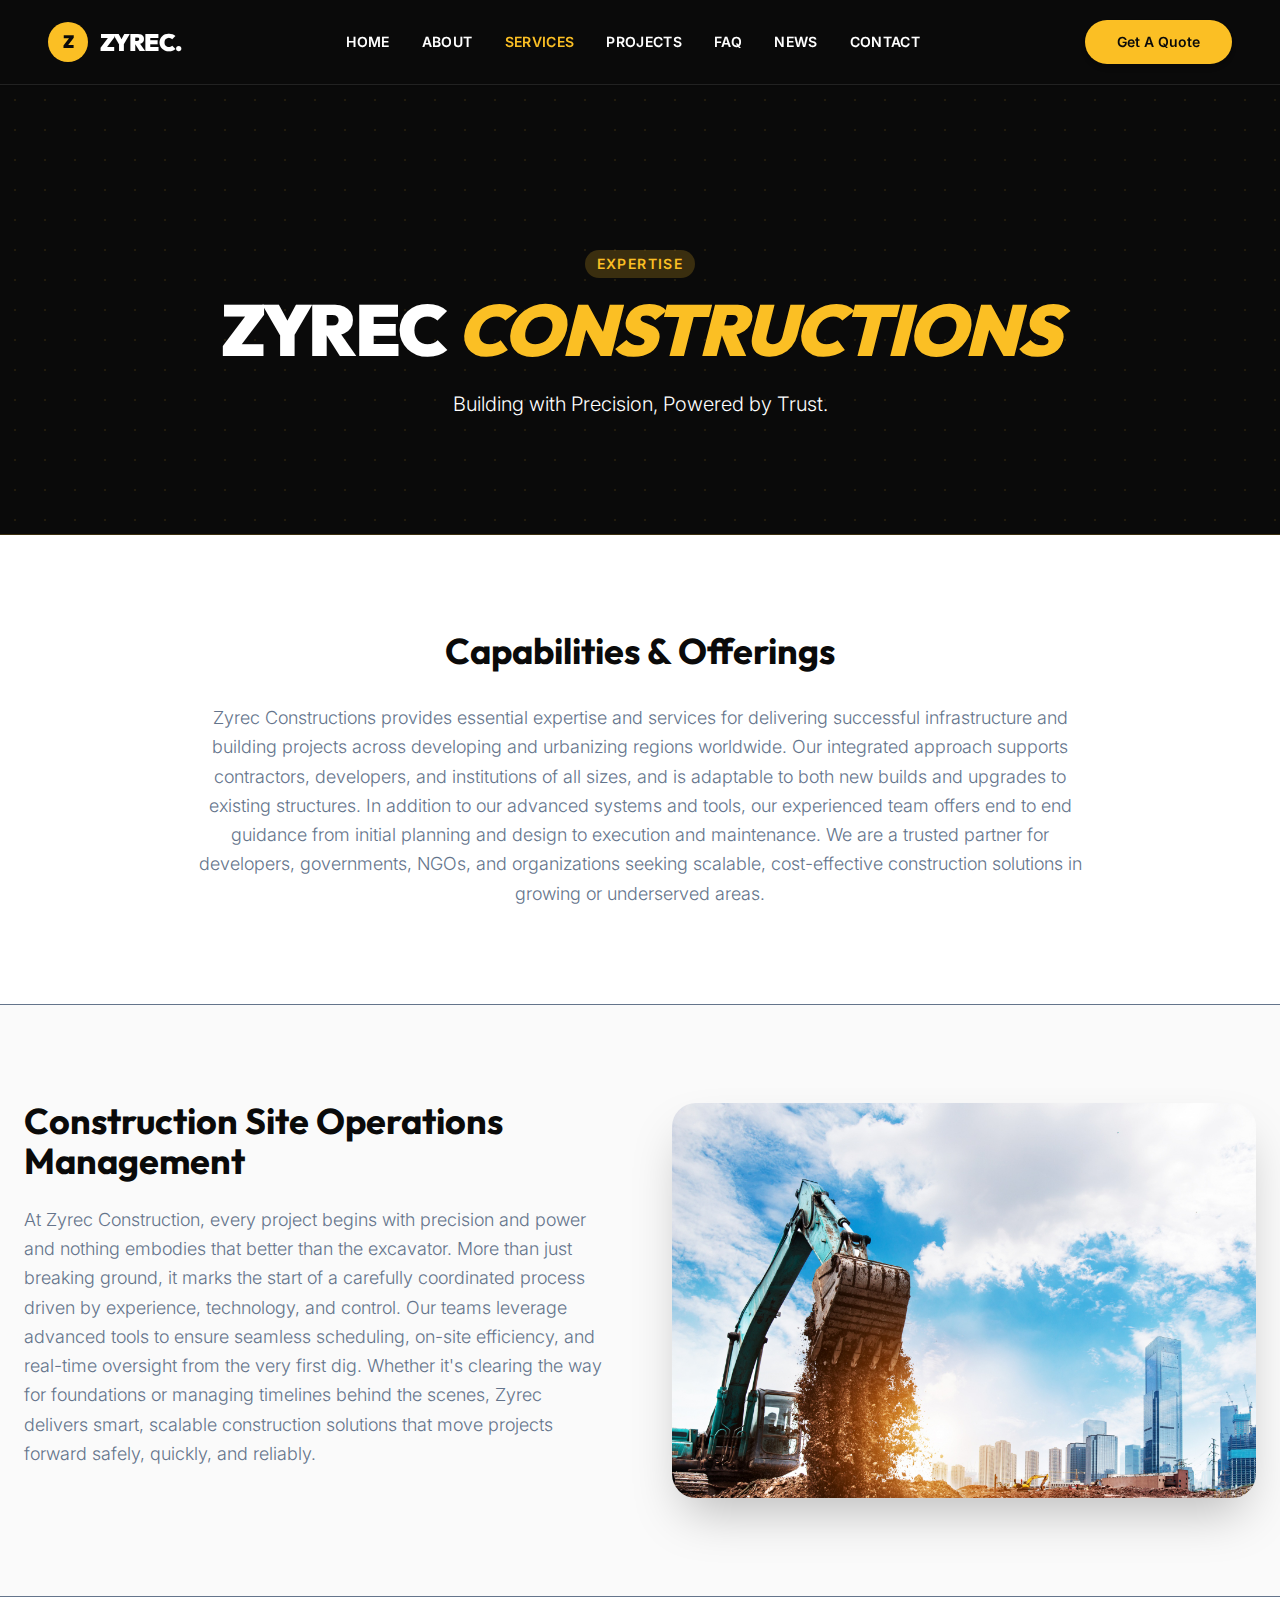
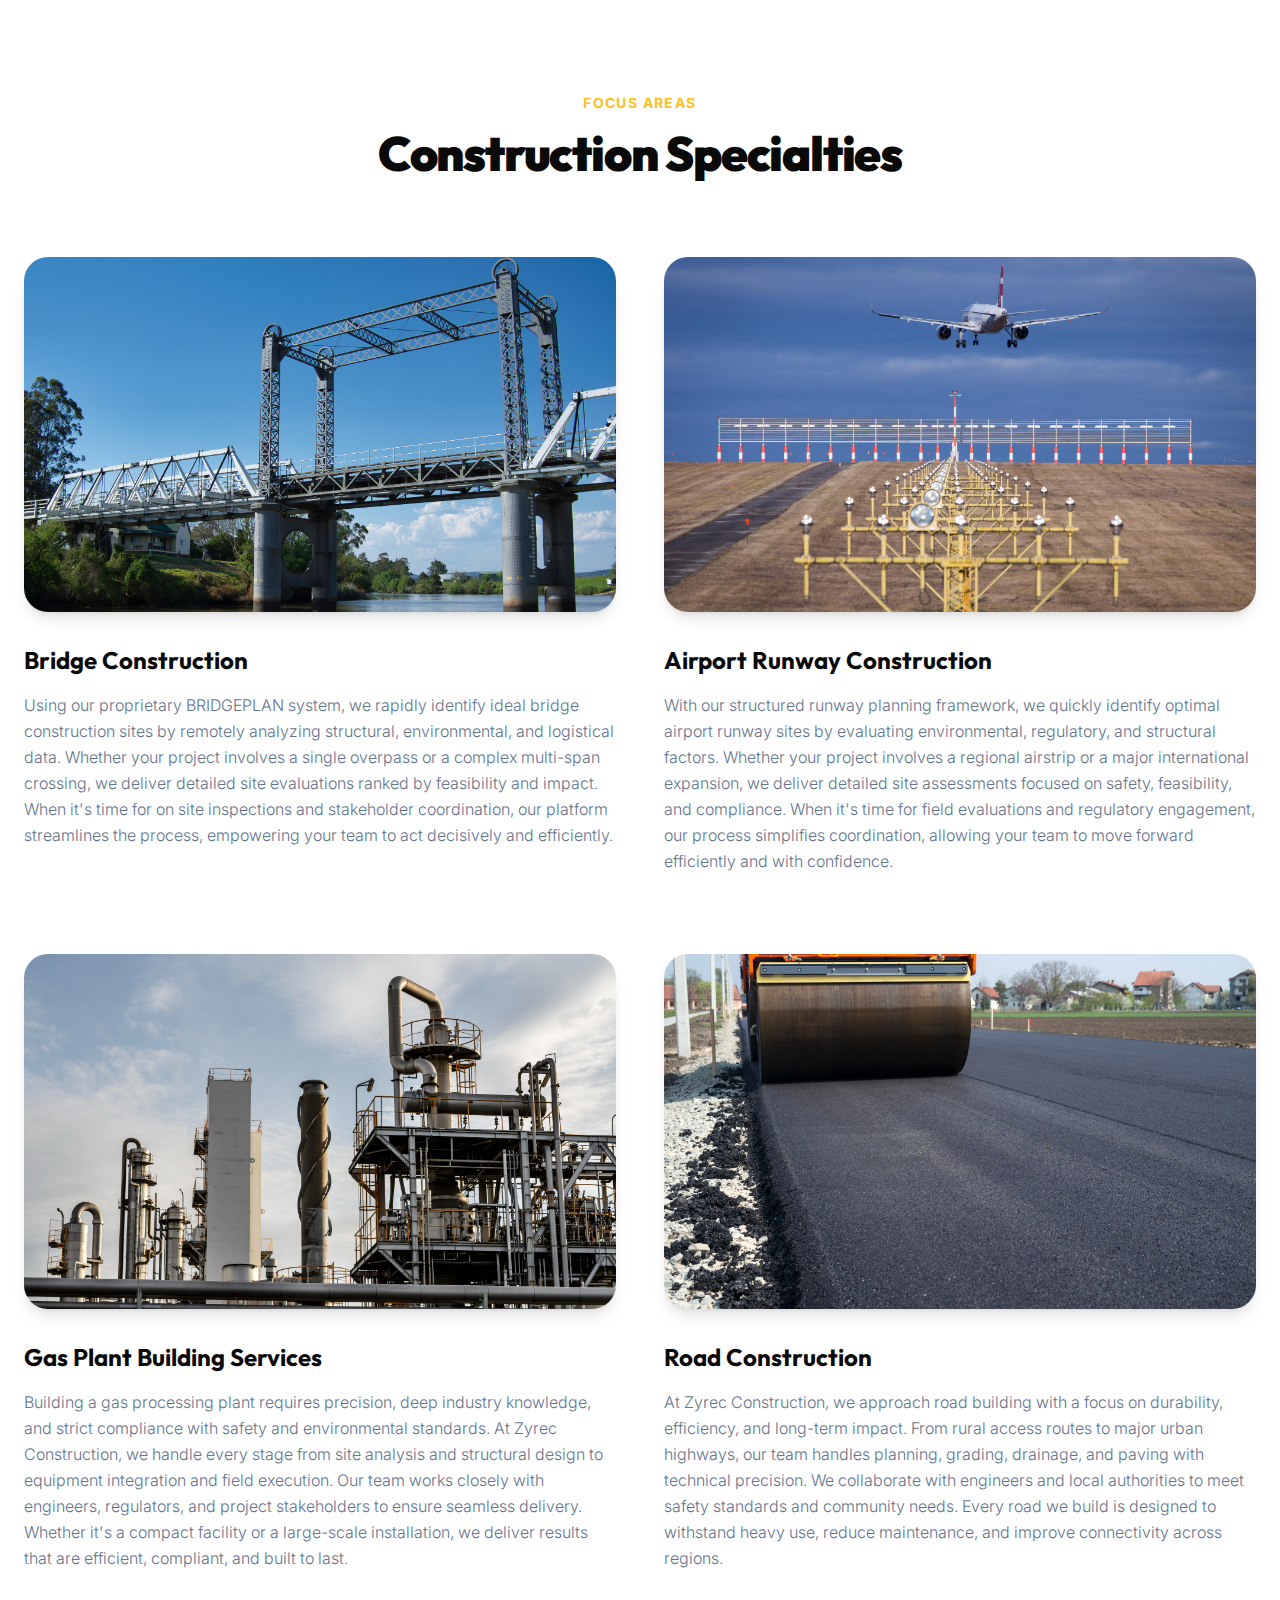
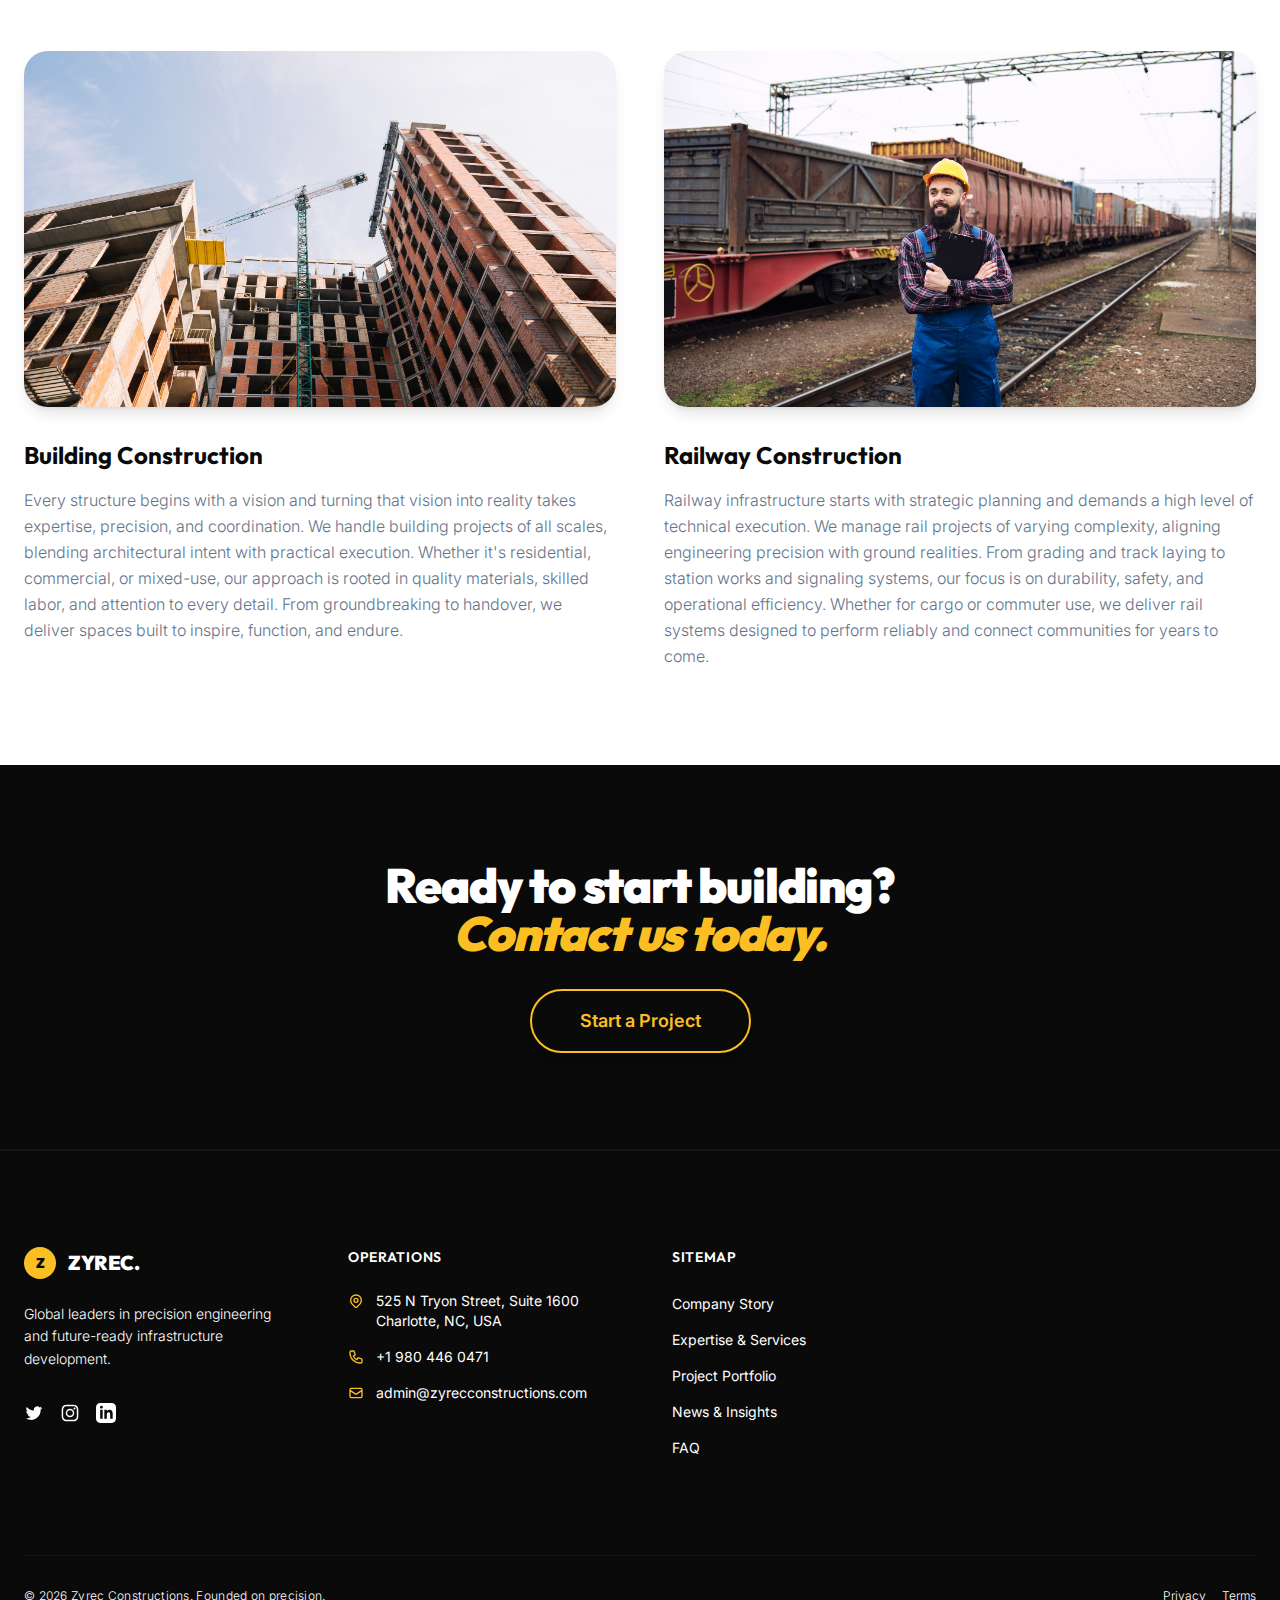
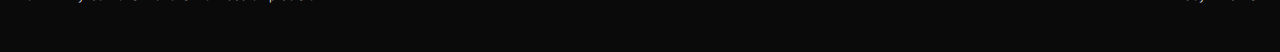
<file: services/index.html>
<!DOCTYPE html>
<html lang="en">

<head>
  <meta charset="UTF-8" />
  <meta name="viewport" content="width=device-width, initial-scale=1.0" />
  <meta name="description"
    content="Zyrec Constructions provides innovative and reliable building solutions, specializing in infrastructure for urban and remote developments." />
  <meta name="keywords"
    content="construction, infrastructure, building, civil engineering, urban development, remote projects, Zyrec" />
  <meta name="author" content="Zyrec Constructions" />
  <meta http-equiv="X-UA-Compatible" content="IE=edge" />
  <meta name="format-detection" content="telephone=no" />
  <title>Our Services | Zyrec Constructions</title>

  <!-- Tailwind compiled CSS -->
  <link rel="stylesheet" href="../css/tailwind-output.css" />
  <link rel="icon" href="../images/favicon_z.png" type="image/png">

  <!-- Fonts: Inter (Body) & Outfit (Headings) -->
  <link rel="preconnect" href="https://fonts.googleapis.com">
  <link rel="preconnect" href="https://fonts.gstatic.com" crossorigin>
  <link
    href="https://fonts.googleapis.com/css2?family=Inter:wght@300;400;500;600&family=Outfit:wght@400;600;800;900&display=swap"
    rel="stylesheet">

  <script src="../script.js" defer></script>
</head>

<body id="top" class="font-sans text-gray bg-light antialiased selection:bg-primary selection:text-dark">
  <!-- Header / Navbar -->
  <header
    class="w-full bg-dark backdrop-blur-md shadow-sm z-50 transition-all duration-300 fixed border-b border-white/10"
    id="main-header" style="position: sticky; top: 0;">
    <nav class="max-w-[90rem] mx-auto py-5 px-6 md:px-12 flex justify-between items-center w-full" id="main-nav">
      <!-- Logo -->
      <a href="../" class="flex items-center gap-3 group">
                <div class="w-8 h-8 md:w-10 md:h-10 bg-primary rounded-full flex items-center justify-center transition-transform group-hover:scale-110 duration-300">
                    <span class="text-dark font-display font-black text-base md:text-lg">Z</span>
                </div>
                <h1 class="text-xl md:text-2xl font-display font-black text-white tracking-tight">
                    ZYREC.
                </h1>
      </a>

      <!-- Desktop Menu -->
      <ul class="hidden lg:flex gap-8 items-center text-sm font-semibold tracking-wide uppercase">
                <li><a href="../" class="text-white hover:text-primary transition-colors py-1 relative group">HOME<span
              class="absolute left-0 -bottom-1 w-full h-[2px] bg-primary scale-x-0 group-hover:scale-x-100 transition-transform origin-left duration-300"></span></a>
        </li>
                <li><a href="../about/" class="text-white hover:text-primary transition-colors py-1 relative group">ABOUT<span
              class="absolute left-0 -bottom-1 w-full h-[2px] bg-primary scale-x-0 group-hover:scale-x-100 transition-transform origin-left duration-300"></span></a>
        </li>
                <li><a href="../services/" class="text-primary transition-colors py-1 relative">SERVICES</a>
        </li>
                <li><a href="../projects/"
            class="text-white hover:text-primary transition-colors py-1 relative group">PROJECTS<span
              class="absolute left-0 -bottom-1 w-full h-[2px] bg-primary scale-x-0 group-hover:scale-x-100 transition-transform origin-left duration-300"></span></a>
        </li>
                <li><a href="../faq/" class="text-white hover:text-primary transition-colors py-1 relative group">FAQ<span
              class="absolute left-0 -bottom-1 w-full h-[2px] bg-primary scale-x-0 group-hover:scale-x-100 transition-transform origin-left duration-300"></span></a>
        </li>
                <li><a href="../news/" class="text-white hover:text-primary transition-colors py-1 relative group">NEWS<span
              class="absolute left-0 -bottom-1 w-full h-[2px] bg-primary scale-x-0 group-hover:scale-x-100 transition-transform origin-left duration-300"></span></a>
        </li>
                <li><a href="../contact/"
            class="text-white hover:text-primary transition-colors py-1 relative group">CONTACT<span
              class="absolute left-0 -bottom-1 w-full h-[2px] bg-primary scale-x-0 group-hover:scale-x-100 transition-transform origin-left duration-300"></span></a>
        </li>
            </ul>

      <!-- CTA Button -->
      <div class="hidden lg:flex items-center gap-6">
        <a href="../contact/"
          class="bg-primary text-dark font-semibold text-sm px-8 py-3 rounded-full hover:bg-white transition-all duration-300 shadow-md hover:shadow-lg hover:-translate-y-0.5">Get
          A Quote</a>
      </div>

      <!-- Mobile Menu Button -->
      <button class="lg:hidden relative w-8 h-6 text-white hover:text-primary transition-colors focus:outline-none" id="hamburger-menu"
        aria-label="Menu">
                <span class="hamburger-line top-line"></span>
                <span class="hamburger-line middle-line"></span>
                <span class="hamburger-line bottom-line"></span>
            </button>

      <!-- Mobile Dropdown -->
      <ul id="mobile-menu"
        class="hidden flex-col items-center gap-6 mt-6 bg-white shadow-2xl absolute top-full left-0 w-full p-8 lg:hidden border-t border-gray-100">
                <li><a href="../"
            class="hover:text-primary text-dark transition-colors font-display font-bold text-2xl">HOME</a>
        </li>
                <li><a href="../about/"
            class="hover:text-primary text-dark transition-colors font-display font-bold text-2xl">ABOUT</a>
        </li>
                <li><a href="../services/"
            class="hover:text-primary text-primary transition-colors font-display font-bold text-2xl">SERVICES</a>
        </li>
                <li><a href="../projects/"
            class="hover:text-primary text-dark transition-colors font-display font-bold text-2xl">PROJECTS</a>
        </li>
                <li><a href="../faq/"
            class="hover:text-primary text-dark transition-colors font-display font-bold text-2xl">FAQ</a>
        </li>
                <li><a href="../news/"
            class="hover:text-primary text-dark transition-colors font-display font-bold text-2xl">NEWS</a>
        </li>
                
                <li><a href="../contact/" class="hover:text-primary text-dark transition-colors font-display font-bold text-2xl">CONTACT</a></li>
                <li><a href="../contact/"
            class="mt-4 bg-primary text-dark font-bold px-10 py-4 rounded-full w-full text-center hover:bg-dark hover:text-white transition-colors">GET
            A QUOTE</a></li>
            </ul>
    </nav>
  </header>

  <main>
    <!-- Typographic Hero -->
    <section class="min-h-[50vh] bg-dark flex flex-col justify-center items-center text-center px-6 relative overflow-hidden border-b border-primary/20">
            <div class="absolute inset-0 opacity-10" style="background-image: radial-gradient(#FBBF24 1px, transparent 1px); background-size: 30px 30px;"></div>
            <div class="relative z-10 max-w-4xl mt-12">
                <span class="inline-block py-1 px-3 rounded-full bg-primary/20 text-primary font-semibold tracking-widest text-sm uppercase mb-4 animate-fade-in-up">Expertise</span>
                <h1 class="text-5xl md:text-7xl font-display font-black text-white tracking-tight mb-6 animate-fade-in-up" style="animation-delay: 100ms;">
                    ZYREC <span class="text-primary italic">CONSTRUCTIONS</span>
                </h1>
                <p class="text-lg md:text-xl text-white leading-relaxed font-light max-w-2xl mx-auto animate-fade-in-up" style="animation-delay: 200ms;">
                    Building with Precision, Powered by Trust.
                </p>
            </div>
        </section>

    <!-- Services Overview -->
    <section class="py-24 px-6 bg-white border-b border-gray-100">
      <div class="max-w-4xl mx-auto text-center">
        <h2 class="text-3xl md:text-4xl font-display font-bold text-dark mb-8">Capabilities & Offerings</h2>
        <p class="text-lg text-gray leading-relaxed font-light">
          Zyrec Constructions provides essential expertise and services for delivering
          successful infrastructure and building projects across developing and urbanizing
          regions worldwide. Our integrated approach supports contractors, developers, and
          institutions of all sizes, and is adaptable to both new builds and upgrades to existing
          structures. In addition to our advanced systems and tools, our experienced team
          offers end to end guidance from initial planning and design to execution and
          maintenance. We are a trusted partner for developers, governments, NGOs, and
          organizations seeking scalable, cost-effective construction solutions in growing or
          underserved areas.
        </p>
      </div>
    </section>

    <!-- Operations Management -->
    <section class="py-24 px-6 bg-light border-b border-gray-200">
      <div class="max-w-[80rem] mx-auto grid lg:grid-cols-2 gap-16 items-center">
        <div class="order-2 lg:order-1">
          <h2 class="text-3xl md:text-4xl font-display font-bold text-dark mb-6">Construction Site Operations Management
          </h2>
          <p class="text-lg text-gray leading-relaxed font-light mb-8">
            At Zyrec Construction, every project begins with precision and power and nothing embodies that better than
            the
            excavator. More than just breaking ground, it marks the start of a carefully coordinated process driven by
            experience, technology, and control. Our teams leverage advanced tools to ensure seamless scheduling,
            on-site
            efficiency, and real-time oversight from the very first dig. Whether it's clearing the way for foundations
            or
            managing timelines behind the scenes, Zyrec delivers smart, scalable construction solutions that move
            projects
            forward safely, quickly, and reliably.
          </p>
        </div>
        <div class="order-1 lg:order-2 rounded-3xl overflow-hidden shadow-2xl">
          <img src="../images/excravator.jpg" loading="lazy" alt="Excavator"
            class="w-full h-auto object-cover transform hover:scale-105 transition-transform duration-700" />
        </div>
      </div>
    </section>

    <!-- Construction Specialties Grid -->
    <section class="py-24 px-6 bg-white">
      <div class="max-w-[90rem] mx-auto">
        <div class="text-center mb-20">
          <span class="text-primary font-bold tracking-widest uppercase text-sm mb-4 block">Focus Areas</span>
          <h2 class="text-4xl md:text-5xl font-display font-black text-dark tracking-tight">Construction Specialties
          </h2>
        </div>

        <div class="grid md:grid-cols-2 gap-12 gap-y-20">
          <!-- Bridge -->
          <div class="group flex flex-col items-start text-left">
            <div class="w-full rounded-3xl overflow-hidden mb-8 shadow-lg aspect-[5/3]">
              <img src="../images/bride-construction.jpg" loading="lazy" alt="Bridge Construction"
                class="w-full h-full object-cover transform group-hover:scale-105 transition-transform duration-700" />
            </div>
            <h3 class="text-2xl font-display font-bold text-dark mb-4">Bridge Construction</h3>
            <p class="text-gray leading-relaxed font-light">
              Using our proprietary BRIDGEPLAN system, we rapidly identify ideal bridge construction sites by remotely
              analyzing structural, environmental, and logistical data. Whether your project involves a single overpass
              or
              a complex multi-span crossing, we deliver detailed site evaluations ranked by feasibility and impact. When
              it's time for on site inspections and stakeholder coordination, our platform streamlines the process,
              empowering your team to act decisively and efficiently.
            </p>
          </div>

          <!-- Airport -->
          <div class="group flex flex-col items-start text-left">
            <div class="w-full rounded-3xl overflow-hidden mb-8 shadow-lg aspect-[5/3]">
              <img src="../images/airport-construction.jpg" loading="lazy" alt="Airport Runway"
                class="w-full h-full object-cover transform group-hover:scale-105 transition-transform duration-700" />
            </div>
            <h3 class="text-2xl font-display font-bold text-dark mb-4">Airport Runway Construction</h3>
            <p class="text-gray leading-relaxed font-light">
              With our structured runway planning framework, we quickly identify optimal airport runway sites by
              evaluating environmental, regulatory, and structural factors. Whether your project involves a regional
              airstrip or a major international expansion, we deliver detailed site assessments focused on safety,
              feasibility, and compliance. When it's time for field evaluations and regulatory engagement, our process
              simplifies coordination, allowing your team to move forward efficiently and with confidence.
            </p>
          </div>

          <!-- Gas Plant -->
          <div class="group flex flex-col items-start text-left">
            <div class="w-full rounded-3xl overflow-hidden mb-8 shadow-lg aspect-[5/3]">
              <img src="../images/gasplant.jpg" loading="lazy" alt="Gas Plant"
                class="w-full h-full object-cover transform group-hover:scale-105 transition-transform duration-700" />
            </div>
            <h3 class="text-2xl font-display font-bold text-dark mb-4">Gas Plant Building Services</h3>
            <p class="text-gray leading-relaxed font-light">
              Building a gas processing plant requires precision, deep industry knowledge, and strict compliance with
              safety and environmental standards. At Zyrec Construction, we handle every stage from site analysis and
              structural design to equipment integration and field execution. Our team works closely with engineers,
              regulators, and project stakeholders to ensure seamless delivery. Whether it's a compact facility or a
              large-scale installation, we deliver results that are efficient, compliant, and built to last.
            </p>
          </div>

          <!-- Road Construction -->
          <div class="group flex flex-col items-start text-left">
            <div class="w-full rounded-3xl overflow-hidden mb-8 shadow-lg aspect-[5/3]">
              <img src="../images/road-construction.jpg" loading="lazy" alt="Road Construction"
                class="w-full h-full object-cover transform group-hover:scale-105 transition-transform duration-700" />
            </div>
            <h3 class="text-2xl font-display font-bold text-dark mb-4">Road Construction</h3>
            <p class="text-gray leading-relaxed font-light">
              At Zyrec Construction, we approach road building with a focus on durability, efficiency, and long-term
              impact. From rural access routes to major urban highways, our team handles planning, grading, drainage,
              and
              paving with technical precision. We collaborate with engineers and local authorities to meet safety
              standards and community needs. Every road we build is designed to withstand heavy use, reduce maintenance,
              and improve connectivity across regions.
            </p>
          </div>

          <!-- Building Construction -->
          <div class="group flex flex-col items-start text-left">
            <div class="w-full rounded-3xl overflow-hidden mb-8 shadow-lg aspect-[5/3]">
              <img src="../images/building-construction.jpg" loading="lazy" alt="Building Construction"
                class="w-full h-full object-cover transform group-hover:scale-105 transition-transform duration-700" />
            </div>
            <h3 class="text-2xl font-display font-bold text-dark mb-4">Building Construction</h3>
            <p class="text-gray leading-relaxed font-light">
              Every structure begins with a vision and turning that vision into reality takes expertise, precision, and
              coordination. We handle building projects of all scales, blending architectural intent with practical
              execution. Whether it's residential, commercial, or mixed-use, our approach is rooted in quality
              materials,
              skilled labor, and attention to every detail. From groundbreaking to handover, we deliver spaces built to
              inspire, function, and endure.
            </p>
          </div>

          <!-- Railway Construction -->
          <div class="group flex flex-col items-start text-left">
            <div class="w-full rounded-3xl overflow-hidden mb-8 shadow-lg aspect-[5/3]">
              <img src="../images/railway-construction.jpg" loading="lazy" alt="Railway Construction"
                class="w-full h-full object-cover transform group-hover:scale-105 transition-transform duration-700" />
            </div>
            <h3 class="text-2xl font-display font-bold text-dark mb-4">Railway Construction</h3>
            <p class="text-gray leading-relaxed font-light">
              Railway infrastructure starts with strategic planning and demands a high level of technical execution. We
              manage rail projects of varying complexity, aligning engineering precision with ground realities. From
              grading and track laying to station works and signaling systems, our focus is on durability, safety, and
              operational efficiency. Whether for cargo or commuter use, we deliver rail systems designed to perform
              reliably and connect communities for years to come.
            </p>
          </div>
        </div>
      </div>
    </section>

    <!-- Global CTA -->
    <section class="py-24 bg-dark text-white text-center px-6 border-b border-white/5">
      <h2 class="text-4xl md:text-5xl font-display font-black tracking-tight mb-8">Ready to start building? <br /><span
          class="text-primary italic">Contact us today.</span></h2>
      <a href="../contact/"
        class="inline-flex bg-transparent border-2 border-primary text-primary font-semibold text-lg px-12 py-4 rounded-full hover:bg-primary hover:text-dark transition-all duration-300 shadow-xl hover:-translate-y-1">
        Start a Project
      </a>
    </section>

  </main>

  <!-- Modern Minimal Footer -->
  <footer class="bg-dark text-white pt-24 pb-12 border-t border-white/5">
    <div class="max-w-[90rem] mx-auto px-6">
      <div class="grid grid-cols-1 md:grid-cols-2 lg:grid-cols-4 gap-16 mb-24">
        <!-- Brand -->
        <div class="lg:col-span-1">
          <a href="../" class="flex items-center gap-3 mb-6">
            <div class="w-8 h-8 bg-primary rounded-full flex items-center justify-center">
              <span class="text-dark font-display font-black text-sm">Z</span>
            </div>
            <h2 class="text-xl font-display font-black tracking-tight">ZYREC.</h2>
          </a>
          <p class="text-gray-400 font-light text-sm leading-relaxed mb-8">
            Global leaders in precision engineering and future-ready infrastructure development.
          </p>

          <!-- SVG Social Links -->
          <div class="flex gap-4">
            <a href="#" class="text-gray-500 hover:text-primary transition-colors">
              <svg class="w-5 h-5" fill="currentColor" viewBox="0 0 24 24" aria-hidden="true">
                <path
                  d="M8.29 20.251c7.547 0 11.675-6.253 11.675-11.675 0-.178 0-.355-.012-.53A8.348 8.348 0 0022 5.92a8.19 8.19 0 01-2.357.646 4.118 4.118 0 001.804-2.27 8.224 8.224 0 01-2.605.996 4.107 4.107 0 00-6.993 3.743 11.65 11.65 0 01-8.457-4.287 4.106 4.106 0 001.27 5.477A4.072 4.072 0 012.8 9.713v.052a4.105 4.105 0 003.292 4.022 4.095 4.095 0 01-1.853.07 4.108 4.108 0 003.834 2.85A8.233 8.233 0 012 18.407a11.616 11.616 0 006.29 1.84" />
              </svg>
            </a>
            <a href="#" class="text-gray-500 hover:text-primary transition-colors">
              <svg class="w-5 h-5" fill="currentColor" viewBox="0 0 24 24" aria-hidden="true">
                <path fill-rule="evenodd"
                  d="M12.315 2c2.43 0 2.784.013 3.808.06 1.064.049 1.791.218 2.427.465a4.902 4.902 0 011.772 1.153 4.902 4.902 0 011.153 1.772c.247.636.416 1.363.465 2.427.048 1.067.06 1.407.06 4.123v.08c0 2.643-.012 2.987-.06 4.043-.049 1.064-.218 1.791-.465 2.427a4.902 4.902 0 01-1.153 1.772 4.902 4.902 0 01-1.772 1.153c-.636.247-1.363.416-2.427.465-1.067.048-1.407.06-4.123.06h-.08c-2.643 0-2.987-.012-4.043-.06-1.064-.049-1.791-.218-2.427-.465a4.902 4.902 0 01-1.772-1.153 4.902 4.902 0 01-1.153-1.772c-.247-.636-.416-1.363-.465-2.427-.047-1.024-.06-1.379-.06-3.808v-.63c0-2.43.013-2.784.06-3.808.049-1.064.218-1.791.465-2.427a4.902 4.902 0 011.153-1.772A4.902 4.902 0 015.45 2.525c.636-.247 1.363-.416 2.427-.465C8.901 2.013 9.256 2 11.685 2h.63zm-.081 1.802h-.468c-2.456 0-2.784.011-3.807.058-.975.045-1.504.207-1.857.344-.467.182-.8.398-1.15.748-.35.35-.566.683-.748 1.15-.137.353-.3.882-.344 1.857-.047 1.023-.058 1.351-.058 3.807v.468c0 2.456.011 2.784.058 3.807.045.975.207 1.504.344 1.857.182.466.399.8.748 1.15.35.35.683.566 1.15.748.353.137.882.3 1.857.344 1.054.048 1.37.058 4.041.058h.08c2.597 0 2.917-.01 3.96-.058.976-.045 1.505-.207 1.858-.344.466-.182.8-.398 1.15-.748.35-.35.566-.683.748-1.15.137-.353.3-.882.344-1.857.048-1.055.058-1.37.058-4.041v-.08c0-2.597-.01-2.917-.058-3.96-.045-.976-.207-1.505-.344-1.858a3.097 3.097 0 00-.748-1.15 3.098 3.098 0 00-1.15-.748c-.353-.137-.882-.3-1.857-.344-1.023-.047-1.351-.058-3.807-.058zM12 6.865a5.135 5.135 0 110 10.27 5.135 5.135 0 010-10.27zm0 1.802a3.333 3.333 0 100 6.666 3.333 3.333 0 000-6.666zm5.338-3.205a1.2 1.2 0 110 2.4 1.2 1.2 0 010-2.4z"
                  clip-rule="evenodd" />
              </svg>
            </a>
            <a href="#" class="text-gray-500 hover:text-primary transition-colors">
              <svg class="w-5 h-5" fill="currentColor" viewBox="0 0 24 24" aria-hidden="true">
                                <path d="M19 0h-14c-2.761 0-5 2.239-5 5v14c0 2.761 2.239 5 5 5h14c2.762 0 5-2.239 5-5v-14c0-2.761-2.238-5-5-5zm-11 19h-3v-11h3v11zm-1.5-12.268c-.966 0-1.75-.79-1.75-1.764s.784-1.764 1.75-1.764 1.75.79 1.75 1.764-.783 1.764-1.75 1.764zm13.5 12.268h-3v-5.604c0-3.368-4-3.113-4 0v5.604h-3v-11h3v1.765c1.396-2.586 7-2.777 7 2.476v6.759z"/>
                            </svg>
            </a>
          </div>
        </div>

        <!-- Operations -->
        <div>
          <h4 class="font-display font-semibold text-white mb-6 uppercase tracking-wider text-sm">Operations</h4>
          <ul class="space-y-4">
            <li class="flex items-start gap-3 text-gray-400 text-sm">
              <span class="text-primary mt-0.5"><svg class="w-4 h-4" fill="none" stroke="currentColor"
                  viewBox="0 0 24 24">
                  <path stroke-linecap="round" stroke-linejoin="round" stroke-width="2"
                    d="M17.657 16.657L13.414 20.9a1.998 1.998 0 01-2.827 0l-4.244-4.243a8 8 0 1111.314 0z"></path>
                  <path stroke-linecap="round" stroke-linejoin="round" stroke-width="2"
                    d="M15 11a3 3 0 11-6 0 3 3 0 016 0z"></path>
                </svg></span>
              525 N Tryon Street, Suite 1600<br />Charlotte, NC, USA
            </li>
            <li class="flex items-center gap-3 text-gray-400 text-sm">
              <span class="text-primary"><svg class="w-4 h-4" fill="none" stroke="currentColor" viewBox="0 0 24 24">
                  <path stroke-linecap="round" stroke-linejoin="round" stroke-width="2"
                    d="M3 5a2 2 0 012-2h3.28a1 1 0 01.948.684l1.498 4.493a1 1 0 01-.502 1.21l-2.257 1.13a11.042 11.042 0 005.516 5.516l1.13-2.257a1 1 0 011.21-.502l4.493 1.498a1 1 0 01.684.949V19a2 2 0 01-2 2h-1C9.716 21 3 14.284 3 6V5z">
                  </path>
                </svg></span>
              +1 980 446 0471
            </li>
            <li class="flex items-center gap-3 text-gray-400 text-sm">
              <span class="text-primary"><svg class="w-4 h-4" fill="none" stroke="currentColor" viewBox="0 0 24 24">
                  <path stroke-linecap="round" stroke-linejoin="round" stroke-width="2"
                    d="M3 8l7.89 5.26a2 2 0 002.22 0L21 8M5 19h14a2 2 0 002-2V7a2 2 0 00-2-2H5a2 2 0 00-2 2v10a2 2 0 002 2z">
                  </path>
                </svg></span>
              <a href="mailto:admin@zyrecconstructions.com"
                class="hover:text-primary transition-colors">admin@zyrecconstructions.com</a>
            </li>
          </ul>
        </div>

        <!-- Navigation -->
        <div>
          <h4 class="font-display font-semibold text-white mb-6 uppercase tracking-wider text-sm">Sitemap</h4>
          <ul class="space-y-3">
            <li><a href="../about/" class="text-sm text-gray-400 hover:text-primary transition-colors">Company Story</a>
            </li>
            <li><a href="../services/" class="text-sm text-gray-400 hover:text-primary transition-colors">Expertise &
                Services</a></li>
            <li><a href="../projects/" class="text-sm text-gray-400 hover:text-primary transition-colors">Project
                Portfolio</a></li>
            <li><a href="../news/" class="text-sm text-gray-400 hover:text-primary transition-colors">News &
                Insights</a></li>
            <li><a href="../faq/" class="text-sm text-gray-400 hover:text-primary transition-colors">FAQ</a></li>
          </ul>
        </div>
      </div>

      <!-- Copyright -->
      <div class="border-t border-white/5 pt-8 flex flex-col md:flex-row justify-between items-center gap-4">
        <p class="text-xs font-light text-gray-500 tracking-wide">&copy; 2026 Zyrec Constructions. Founded on precision.
        </p>
        <div class="flex gap-4 text-xs font-light text-gray-500">
          <a href="#" class="hover:text-white transition-colors">Privacy</a>
          <a href="#" class="hover:text-white transition-colors">Terms</a>
        </div>
      </div>
    </div>

    <!-- Scroll to Top (Minimal) -->
    <div class="fixed bottom-6 right-6 md:bottom-8 md:right-8 z-[60]" id="scroll-to-top" style="display: none;">
      <a href="#top"
        class="w-12 h-12 bg-white rounded-full flex items-center justify-center shadow-2xl hover:bg-primary transition-colors group">
        <svg class="w-5 h-5 text-dark" fill="none" stroke="currentColor" viewBox="0 0 24 24">
          <path stroke-linecap="round" stroke-linejoin="round" stroke-width="2" d="M5 15l7-7 7 7"></path>
        </svg>
      </a>
    </div>
  </footer>
</body>

</html>
</file>
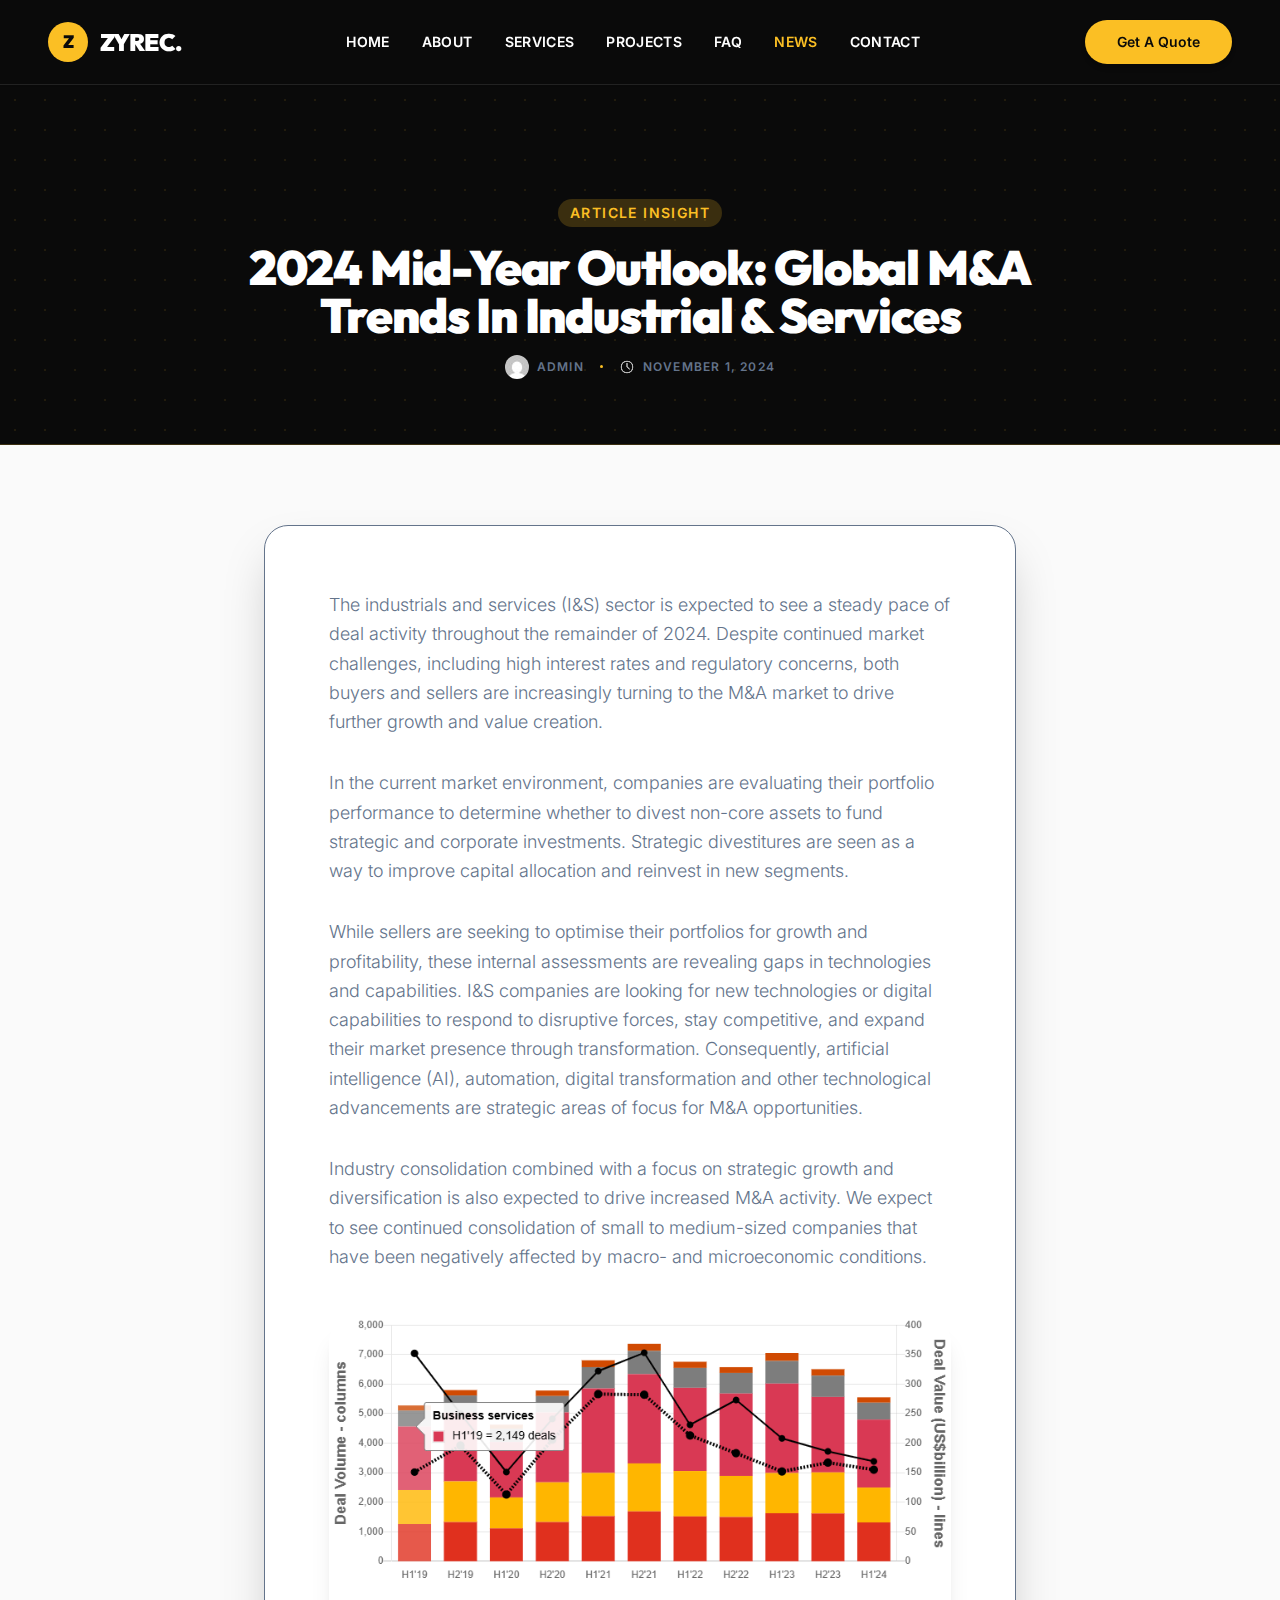
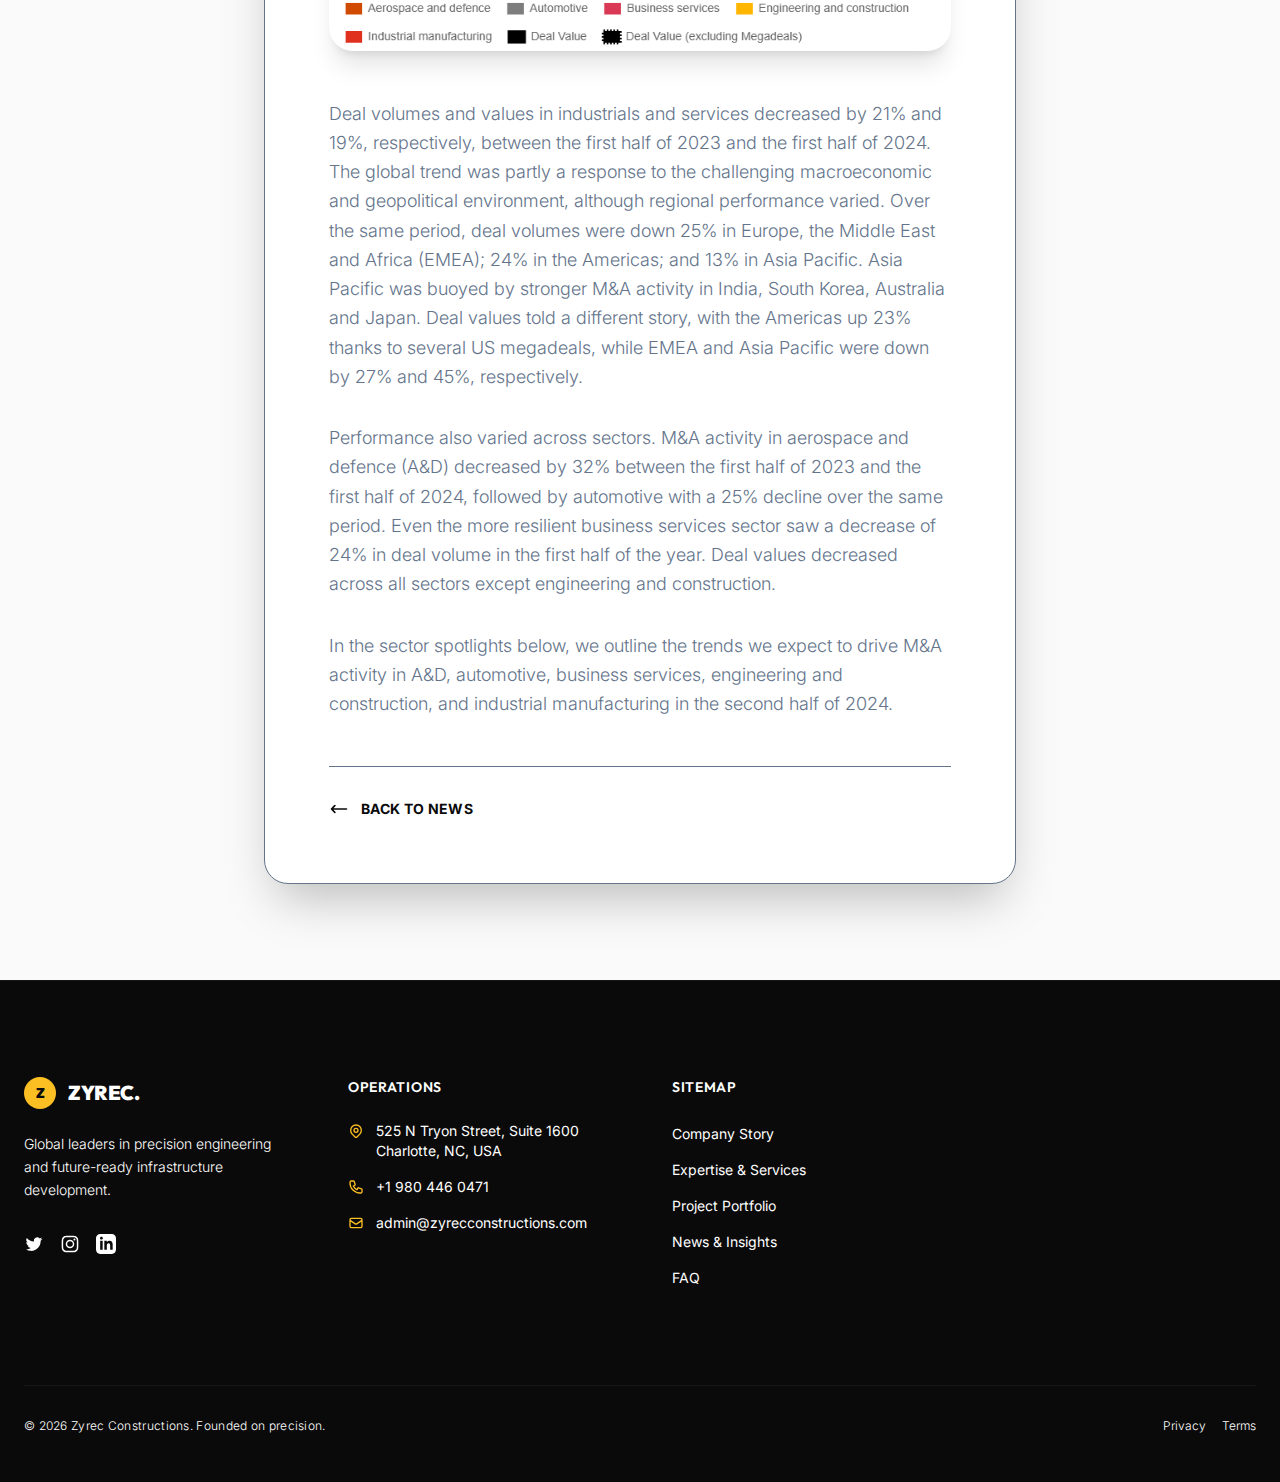
<file: news/2024-mid-year-outlook-global-ma-trends-in-industrials-services/index.html>
<!DOCTYPE html>
<html lang="en">
<head>
    <meta charset="UTF-8" />
    <meta name="viewport" content="width=device-width, initial-scale=1.0" />
    <meta name="description" content="Zyrec Constructions provides innovative and reliable building solutions." />
    <title>2024 Mid-Year Outlook: Global M&A Trends In Industrial & Services | Zyrec Constructions</title>
    
    <link rel="stylesheet" href="../../css/tailwind-output.css" />
    <link rel="icon" href="../../images/favicon_z.png" type="image/png">
    
    <link rel="preconnect" href="https://fonts.googleapis.com">
    <link rel="preconnect" href="https://fonts.gstatic.com" crossorigin>
    <link href="https://fonts.googleapis.com/css2?family=Inter:wght@300;400;500;600&family=Outfit:wght@400;600;800;900&display=swap" rel="stylesheet">
    
    <script src="../../script.js" defer></script>
</head>
<body id="top" class="font-sans text-gray bg-light antialiased selection:bg-primary selection:text-dark">
    <header
        class="w-full bg-dark backdrop-blur-md shadow-sm z-50 transition-all duration-300 fixed border-b border-white/10"
        id="main-header" style="position: sticky; top: 0;">
        <nav class="max-w-[90rem] mx-auto py-5 px-6 md:px-12 flex justify-between items-center w-full" id="main-nav">
            <a href="../../" class="flex items-center gap-3 group">
                <div class="w-8 h-8 md:w-10 md:h-10 bg-primary rounded-full flex items-center justify-center transition-transform group-hover:scale-110 duration-300">
                    <span class="text-dark font-display font-black text-base md:text-lg">Z</span>
                </div>
                <h1 class="text-xl md:text-2xl font-display font-black text-white tracking-tight">ZYREC.</h1>
            </a>
            <ul class="hidden lg:flex gap-8 items-center text-sm font-semibold tracking-wide uppercase">
                <li><a href="../../" class="text-white hover:text-primary transition-colors py-1 relative group">HOME<span class="absolute left-0 -bottom-1 w-full h-[2px] bg-primary scale-x-0 group-hover:scale-x-100 transition-transform origin-left duration-300"></span></a></li>
                <li><a href="../../about/" class="text-white hover:text-primary transition-colors py-1 relative group">ABOUT<span class="absolute left-0 -bottom-1 w-full h-[2px] bg-primary scale-x-0 group-hover:scale-x-100 transition-transform origin-left duration-300"></span></a></li>
                <li><a href="../../services/" class="text-white hover:text-primary transition-colors py-1 relative group">SERVICES<span class="absolute left-0 -bottom-1 w-full h-[2px] bg-primary scale-x-0 group-hover:scale-x-100 transition-transform origin-left duration-300"></span></a></li>
                <li><a href="../../projects/" class="text-white hover:text-primary transition-colors py-1 relative group">PROJECTS<span class="absolute left-0 -bottom-1 w-full h-[2px] bg-primary scale-x-0 group-hover:scale-x-100 transition-transform origin-left duration-300"></span></a></li>
                <li><a href="../../faq/" class="text-white hover:text-primary transition-colors py-1 relative group">FAQ<span class="absolute left-0 -bottom-1 w-full h-[2px] bg-primary scale-x-0 group-hover:scale-x-100 transition-transform origin-left duration-300"></span></a></li>
                <li><a href="../../news/" class="text-primary transition-colors py-1 relative">NEWS</a></li>
                <li><a href="../../contact/" class="text-white hover:text-primary transition-colors py-1 relative group">CONTACT<span class="absolute left-0 -bottom-1 w-full h-[2px] bg-primary scale-x-0 group-hover:scale-x-100 transition-transform origin-left duration-300"></span></a></li>
            </ul>
            <div class="hidden lg:flex items-center gap-6">
                <a href="../../contact/" class="bg-primary text-dark font-semibold text-sm px-8 py-3 rounded-full hover:bg-white transition-all duration-300 shadow-md hover:shadow-lg hover:-translate-y-0.5">Get A Quote</a>
            </div>
            <button class="lg:hidden relative w-8 h-6 text-white hover:text-primary transition-colors focus:outline-none" id="hamburger-menu" aria-label="Menu">
                <span class="hamburger-line top-line"></span>
                <span class="hamburger-line middle-line"></span>
                <span class="hamburger-line bottom-line"></span>
            </button>
            <ul id="mobile-menu" class="hidden flex-col items-center gap-6 mt-6 bg-white shadow-2xl absolute top-full left-0 w-full p-8 lg:hidden border-t border-gray-100">
                <li><a href="../../" class="hover:text-primary text-dark transition-colors font-display font-bold text-2xl">HOME</a></li>
                <li><a href="../../about/" class="hover:text-primary text-dark transition-colors font-display font-bold text-2xl">ABOUT</a></li>
                <li><a href="../../services/" class="hover:text-primary text-dark transition-colors font-display font-bold text-2xl">SERVICES</a></li>
                <li><a href="../../projects/" class="hover:text-primary text-dark transition-colors font-display font-bold text-2xl">PROJECTS</a></li>
                <li><a href="../../faq/" class="hover:text-primary text-dark transition-colors font-display font-bold text-2xl">FAQ</a></li>
                <li><a href="../../news/" class="hover:text-primary text-primary transition-colors font-display font-bold text-2xl">NEWS</a></li>
                <li><a href="../../contact/" class="hover:text-primary text-dark transition-colors font-display font-bold text-2xl">CONTACT</a></li>
                <li><a href="../../contact/" class="mt-4 bg-primary text-dark font-bold px-10 py-4 rounded-full w-full text-center hover:bg-dark hover:text-white transition-colors">GET A QUOTE</a></li>
            </ul>
        </nav>
    </header>

    <main class="bg-light relative pb-24">
        <!-- Typographic Hero -->
        <!-- Typographic Hero -->
        <section class="min-h-[40vh] bg-dark flex flex-col justify-center items-center text-center px-6 relative overflow-hidden border-b border-primary/20">
            <div class="absolute inset-0 opacity-10" style="background-image: radial-gradient(#FBBF24 1px, transparent 1px); background-size: 30px 30px;"></div>
            <div class="relative z-10 max-w-4xl mt-8 md:mt-12">
                <span class="inline-block py-1 px-3 rounded-full bg-primary/20 text-primary font-semibold tracking-widest text-sm uppercase mb-4 animate-fade-in-up">Article Insight</span>
                <h1 class="text-3xl md:text-5xl font-display font-black text-white tracking-tight mb-4 animate-fade-in-up" style="animation-delay: 100ms;">
                    2024 Mid-Year Outlook: Global M&A Trends In Industrial & Services
                </h1>
                <div class="flex items-center justify-center gap-4 text-xs font-semibold text-gray-300 uppercase tracking-widest animate-fade-in-up" style="animation-delay: 200ms;">
                    <span class="flex items-center gap-2"><img src="../../images/admin-icon.jpg" class="w-6 h-6 rounded-full" alt="admin"> admin</span>
                    <span class="w-[3px] h-[3px] rounded-full bg-primary"></span>
                    <span class="flex items-center gap-2"><img src="../../images/clock-icon.png" class="w-4 h-4 opacity-70" alt="date"> November 1, 2024</span>
                </div>
            </div>
        </section>

        <!-- Article Container -->
        <article class="max-w-[50rem] mx-auto px-6 relative z-20 pt-20">
            <div class="bg-white rounded-3xl shadow-2xl p-10 md:p-16 border border-gray-100">
                <!-- Title Moved to Hero -->
                
                <div class="prose prose-lg max-w-none text-gray-600 mb-12">
                    
                    <p class="text-lg text-gray-600 leading-relaxed font-light mb-8">The industrials and services (I&S) sector is expected to see a steady pace of deal activity throughout the remainder of 2024. Despite continued market challenges, including high interest rates and regulatory concerns, both buyers and sellers are increasingly turning to the M&A market to drive further growth and value creation.</p>

                    <p class="text-lg text-gray-600 leading-relaxed font-light mb-8">In the current market environment, companies are evaluating their portfolio performance to determine whether to divest non-core assets to fund strategic and corporate investments. Strategic divestitures are seen as a way to improve capital allocation and reinvest in new segments.</p>

<p class="text-lg text-gray-600 leading-relaxed font-light mb-8">While sellers are seeking to optimise their portfolios for growth and profitability, these internal assessments are revealing gaps in technologies and capabilities. I&S companies are looking for new technologies or digital capabilities to respond to disruptive forces, stay competitive, and expand their market presence through transformation. Consequently, artificial intelligence (AI), automation, digital transformation and other technological advancements are strategic areas of focus for M&A opportunities.</p>

<p class="text-lg text-gray-600 leading-relaxed font-light mb-8">Industry consolidation combined with a focus on strategic growth and diversification is also expected to drive increased M&A activity. We expect to see continued consolidation of small to medium-sized companies that have been negatively affected by macro- and microeconomic conditions.</p>
<img src="../../images/colorful-graph.png" class="w-full h-auto rounded-3xl shadow-xl my-12" loading="lazy"  class="colorful-graph" width="750" height="400" alt="colorful graph">
<p class="text-lg text-gray-600 leading-relaxed font-light mb-8">Deal volumes and values in industrials and services decreased by 21% and 19%, respectively, between the first half of 2023 and the first half of 2024. The global trend was partly a response to the challenging macroeconomic and geopolitical environment, although regional performance varied. Over the same period, deal volumes were down 25% in Europe, the Middle East and Africa (EMEA); 24% in the Americas; and 13% in Asia Pacific. Asia Pacific was buoyed by stronger M&A activity in India, South Korea, Australia and Japan. Deal values told a different story, with the Americas up 23% thanks to several US megadeals, while EMEA and Asia Pacific were down by 27% and 45%, respectively.</p>
<p class="text-lg text-gray-600 leading-relaxed font-light mb-8">Performance also varied across sectors. M&A activity in aerospace and defence (A&D) decreased by 32% between the first half of 2023 and the first half of 2024, followed by automotive with a 25% decline over the same period. Even the more resilient business services sector saw a decrease of 24% in deal volume in the first half of the year. Deal values decreased across all sectors except engineering and construction.</p>
<p class="text-lg text-gray-600 leading-relaxed font-light mb-8">In the sector spotlights below, we outline the trends we expect to drive M&A activity in A&D, automotive, business services, engineering and construction, and industrial manufacturing in the second half of 2024.</p>

                </div>
                
                <div class="border-t border-gray-100 pt-8 mt-12 flex justify-between items-center">
                    <a href="../../news/" class="inline-flex items-center gap-3 text-dark font-bold hover:text-primary transition-colors text-sm uppercase tracking-wide group">
                        <svg class="w-5 h-5 transform group-hover:-translate-x-1 transition-transform" fill="none" stroke="currentColor" viewBox="0 0 24 24"><path stroke-linecap="round" stroke-linejoin="round" stroke-width="2" d="M7 16l-4-4m0 0l4-4m-4 4h18"></path></svg>
                        Back to News
                    </a>
                </div>
            </div>
        </article>
    </main>

    <!-- Modern Minimal Footer -->
    <footer class="bg-dark text-white pt-24 pb-12 border-t border-white/5">
        <div class="max-w-[90rem] mx-auto px-6">
            <div class="grid grid-cols-1 md:grid-cols-2 lg:grid-cols-4 gap-16 mb-24">
                <!-- Brand -->
                <div class="lg:col-span-1">
                    <a href="../../" class="flex items-center gap-3 mb-6">
                        <div class="w-8 h-8 bg-primary rounded-full flex items-center justify-center">
                            <span class="text-dark font-display font-black text-sm">Z</span>
                        </div>
                        <h2 class="text-xl font-display font-black tracking-tight">ZYREC.</h2>
                    </a>
                    <p class="text-gray-400 font-light text-sm leading-relaxed mb-8">
                        Global leaders in precision engineering and future-ready infrastructure development.
                    </p>

                    <!-- SVG Social Links -->
                    <div class="flex gap-4">
                        <a href="#" class="text-gray-500 hover:text-primary transition-colors">
                            <svg class="w-5 h-5" fill="currentColor" viewBox="0 0 24 24" aria-hidden="true">
                                <path
                                    d="M8.29 20.251c7.547 0 11.675-6.253 11.675-11.675 0-.178 0-.355-.012-.53A8.348 8.348 0 0022 5.92a8.19 8.19 0 01-2.357.646 4.118 4.118 0 001.804-2.27 8.224 8.224 0 01-2.605.996 4.107 4.107 0 00-6.993 3.743 11.65 11.65 0 01-8.457-4.287 4.106 4.106 0 001.27 5.477A4.072 4.072 0 012.8 9.713v.052a4.105 4.105 0 003.292 4.022 4.095 4.095 0 01-1.853.07 4.108 4.108 0 003.834 2.85A8.233 8.233 0 012 18.407a11.616 11.616 0 006.29 1.84" />
                            </svg>
                        </a>
                        <a href="#" class="text-gray-500 hover:text-primary transition-colors">
                            <svg class="w-5 h-5" fill="currentColor" viewBox="0 0 24 24" aria-hidden="true">
                                <path fill-rule="evenodd"
                                    d="M12.315 2c2.43 0 2.784.013 3.808.06 1.064.049 1.791.218 2.427.465a4.902 4.902 0 011.772 1.153 4.902 4.902 0 011.153 1.772c.247.636.416 1.363.465 2.427.048 1.067.06 1.407.06 4.123v.08c0 2.643-.012 2.987-.06 4.043-.049 1.064-.218 1.791-.465 2.427a4.902 4.902 0 01-1.153 1.772 4.902 4.902 0 01-1.772 1.153c-.636.247-1.363.416-2.427.465-1.067.048-1.407.06-4.123.06h-.08c-2.643 0-2.987-.012-4.043-.06-1.064-.049-1.791-.218-2.427-.465a4.902 4.902 0 01-1.772-1.153 4.902 4.902 0 01-1.153-1.772c-.247-.636-.416-1.363-.465-2.427-.047-1.024-.06-1.379-.06-3.808v-.63c0-2.43.013-2.784.06-3.808.049-1.064.218-1.791.465-2.427a4.902 4.902 0 011.153-1.772A4.902 4.902 0 015.45 2.525c.636-.247 1.363-.416 2.427-.465C8.901 2.013 9.256 2 11.685 2h.63zm-.081 1.802h-.468c-2.456 0-2.784.011-3.807.058-.975.045-1.504.207-1.857.344-.467.182-.8.398-1.15.748-.35.35-.566.683-.748 1.15-.137.353-.3.882-.344 1.857-.047 1.023-.058 1.351-.058 3.807v.468c0 2.456.011 2.784.058 3.807.045.975.207 1.504.344 1.857.182.466.399.8.748 1.15.35.35.683.566 1.15.748.353.137.882.3 1.857.344 1.054.048 1.37.058 4.041.058h.08c2.597 0 2.917-.01 3.96-.058.976-.045 1.505-.207 1.858-.344.466-.182.8-.398 1.15-.748.35-.35.566-.683.748-1.15.137-.353.3-.882.344-1.857.048-1.055.058-1.37.058-4.041v-.08c0-2.597-.01-2.917-.058-3.96-.045-.976-.207-1.505-.344-1.858a3.097 3.097 0 00-.748-1.15 3.098 3.098 0 00-1.15-.748c-.353-.137-.882-.3-1.857-.344-1.023-.047-1.351-.058-3.807-.058zM12 6.865a5.135 5.135 0 110 10.27 5.135 5.135 0 010-10.27zm0 1.802a3.333 3.333 0 100 6.666 3.333 3.333 0 000-6.666zm5.338-3.205a1.2 1.2 0 110 2.4 1.2 1.2 0 010-2.4z"
                                    clip-rule="evenodd" />
                            </svg>
                        </a>
                        <a href="#" class="text-gray-500 hover:text-primary transition-colors">
                            <svg class="w-5 h-5" fill="currentColor" viewBox="0 0 24 24" aria-hidden="true">
                                <path d="M19 0h-14c-2.761 0-5 2.239-5 5v14c0 2.761 2.239 5 5 5h14c2.762 0 5-2.239 5-5v-14c0-2.761-2.238-5-5-5zm-11 19h-3v-11h3v11zm-1.5-12.268c-.966 0-1.75-.79-1.75-1.764s.784-1.764 1.75-1.764 1.75.79 1.75 1.764-.783 1.764-1.75 1.764zm13.5 12.268h-3v-5.604c0-3.368-4-3.113-4 0v5.604h-3v-11h3v1.765c1.396-2.586 7-2.777 7 2.476v6.759z"/>
                            </svg>
                        </a>
                    </div>
                </div>

                <!-- Operations -->
                <div>
                    <h4 class="font-display font-semibold text-white mb-6 uppercase tracking-wider text-sm">Operations
                    </h4>
                    <ul class="space-y-4">
                        <li class="flex items-start gap-3 text-gray-400 text-sm">
                            <span class="text-primary mt-0.5"><svg class="w-4 h-4" fill="none" stroke="currentColor"
                                    viewBox="0 0 24 24">
                                    <path stroke-linecap="round" stroke-linejoin="round" stroke-width="2"
                                        d="M17.657 16.657L13.414 20.9a1.998 1.998 0 01-2.827 0l-4.244-4.243a8 8 0 1111.314 0z">
                                    </path>
                                    <path stroke-linecap="round" stroke-linejoin="round" stroke-width="2"
                                        d="M15 11a3 3 0 11-6 0 3 3 0 016 0z"></path>
                                </svg></span>
                            525 N Tryon Street, Suite 1600<br />Charlotte, NC, USA
                        </li>
                        <li class="flex items-center gap-3 text-gray-400 text-sm">
                            <span class="text-primary"><svg class="w-4 h-4" fill="none" stroke="currentColor"
                                    viewBox="0 0 24 24">
                                    <path stroke-linecap="round" stroke-linejoin="round" stroke-width="2"
                                        d="M3 5a2 2 0 012-2h3.28a1 1 0 01.948.684l1.498 4.493a1 1 0 01-.502 1.21l-2.257 1.13a11.042 11.042 0 005.516 5.516l1.13-2.257a1 1 0 011.21-.502l4.493 1.498a1 1 0 01.684.949V19a2 2 0 01-2 2h-1C9.716 21 3 14.284 3 6V5z">
                                    </path>
                                </svg></span>
                            +1 980 446 0471
                        </li>
                        <li class="flex items-center gap-3 text-gray-400 text-sm">
                            <span class="text-primary"><svg class="w-4 h-4" fill="none" stroke="currentColor"
                                    viewBox="0 0 24 24">
                                    <path stroke-linecap="round" stroke-linejoin="round" stroke-width="2"
                                        d="M3 8l7.89 5.26a2 2 0 002.22 0L21 8M5 19h14a2 2 0 002-2V7a2 2 0 00-2-2H5a2 2 0 00-2 2v10a2 2 0 002 2z">
                                    </path>
                                </svg></span>
                            <a href="mailto:admin@zyrecconstructions.com"
                                class="hover:text-primary transition-colors">admin@zyrecconstructions.com</a>
                        </li>
                    </ul>
                </div>

                <!-- Navigation -->
                <div>
                    <h4 class="font-display font-semibold text-white mb-6 uppercase tracking-wider text-sm">Sitemap</h4>
                    <ul class="space-y-3">
                        <li><a href="../../about/"
                                class="text-sm text-gray-400 hover:text-primary transition-colors">Company Story</a>
                        </li>
                        <li><a href="../../services/"
                                class="text-sm text-gray-400 hover:text-primary transition-colors">Expertise &
                                Services</a></li>
                        <li><a href="../../projects/"
                                class="text-sm text-gray-400 hover:text-primary transition-colors">Project Portfolio</a>
                        </li>
                        <li><a href="../../news/" class="text-sm text-gray-400 hover:text-primary transition-colors">News &
                                Insights</a></li>
                        <li><a href="../../faq/" class="text-sm text-gray-400 hover:text-primary transition-colors">FAQ</a>
                        </li>
                    </ul>
                </div>
            </div>

            <!-- Copyright -->
            <div class="border-t border-white/5 pt-8 flex flex-col md:flex-row justify-between items-center gap-4">
                <p class="text-xs font-light text-gray-500 tracking-wide">&copy; 2026 Zyrec Constructions. Founded on
                    precision.</p>
                <div class="flex gap-4 text-xs font-light text-gray-500">
                    <a href="#" class="hover:text-white transition-colors">Privacy</a>
                    <a href="#" class="hover:text-white transition-colors">Terms</a>
                </div>
            </div>
        </div>

        <!-- Scroll to Top (Minimal) -->
        <div class="fixed bottom-6 right-6 md:bottom-8 md:right-8 z-[60]" id="scroll-to-top" style="display: none;">
            <a href="#top"
                class="w-12 h-12 bg-white rounded-full flex items-center justify-center shadow-2xl hover:bg-primary transition-colors group">
                <svg class="w-5 h-5 text-dark" fill="none" stroke="currentColor" viewBox="0 0 24 24">
                    <path stroke-linecap="round" stroke-linejoin="round" stroke-width="2" d="M5 15l7-7 7 7"></path>
                </svg>
            </a>
        </div>
    </footer>

</body>
</html>
</file>
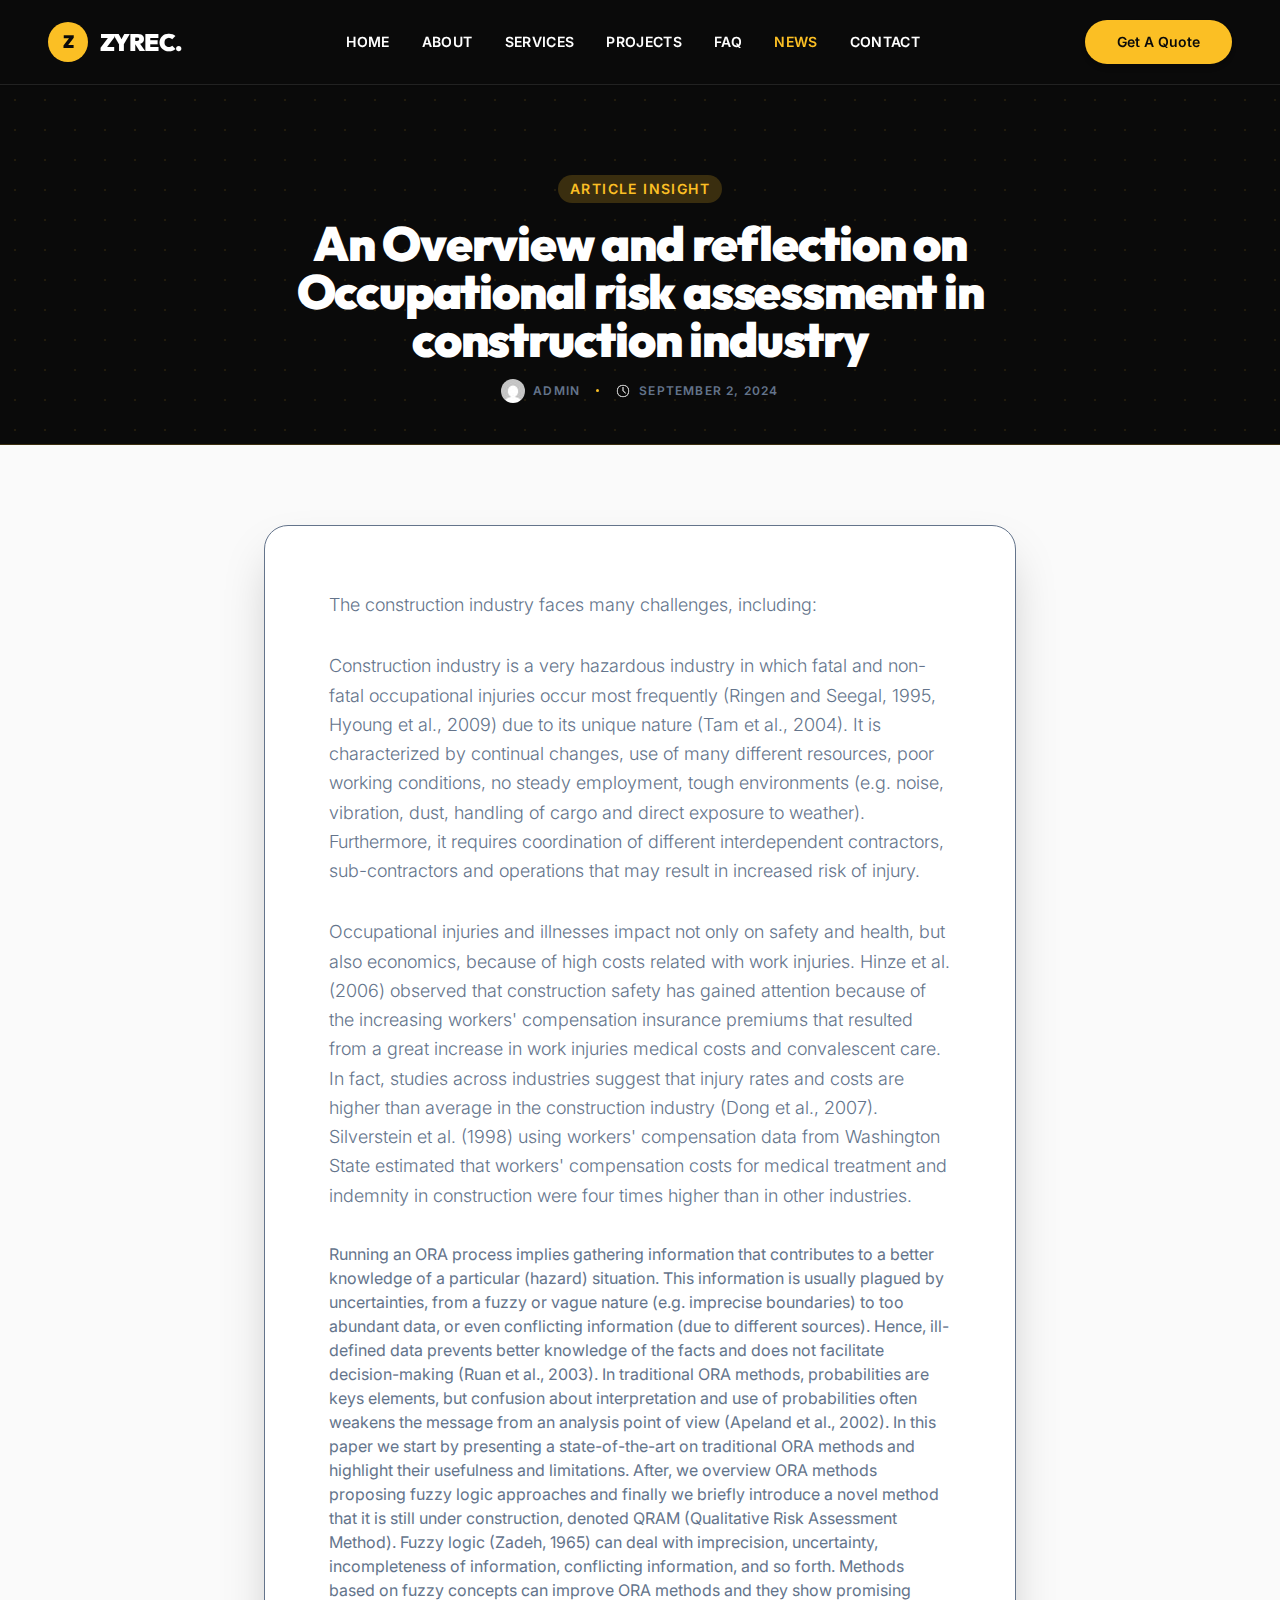
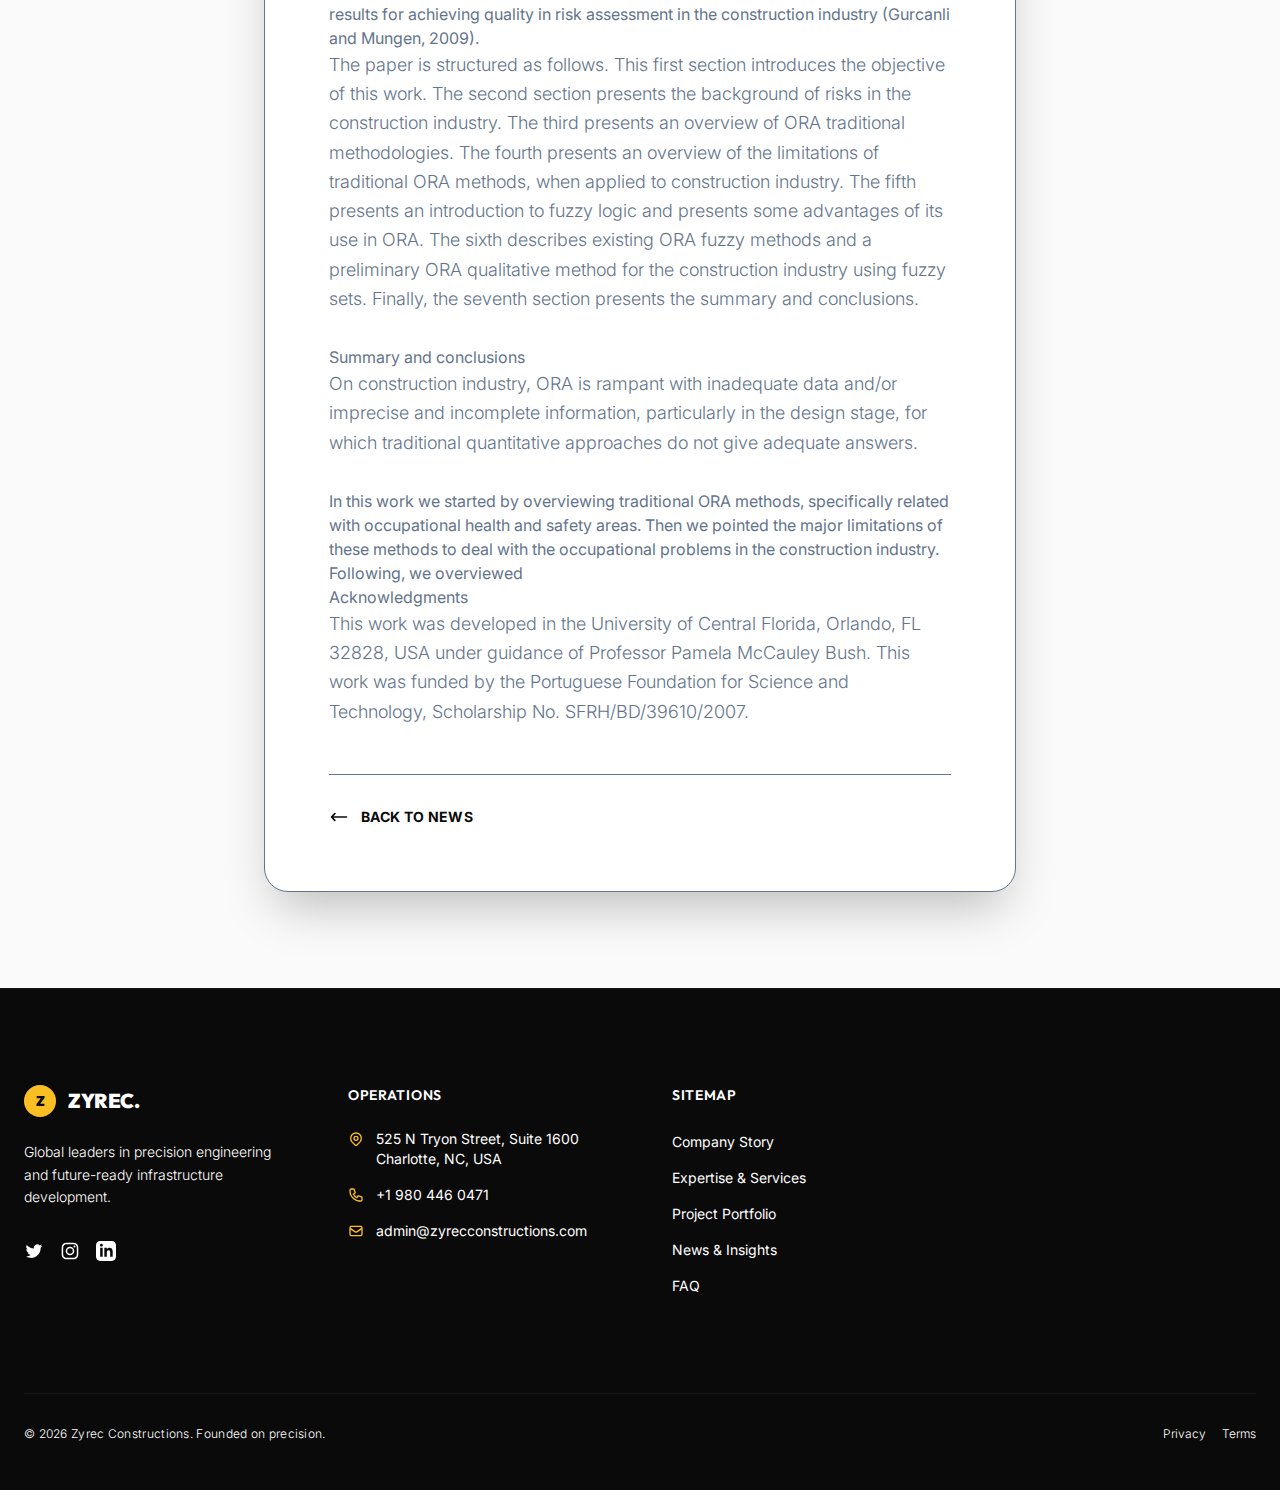
<file: news/an-overview-and-reflection-on-occupational-risk-assessment-in-construction-industry/index.html>
<!DOCTYPE html>
<html lang="en">
<head>
    <meta charset="UTF-8" />
    <meta name="viewport" content="width=device-width, initial-scale=1.0" />
    <meta name="description" content="Zyrec Constructions provides innovative and reliable building solutions." />
    <title>An Overview and reflection on Occupational risk assessment in construction industry | Zyrec Constructions</title>
    
    <link rel="stylesheet" href="../../css/tailwind-output.css" />
    <link rel="icon" href="../../images/favicon_z.png" type="image/png">
    
    <link rel="preconnect" href="https://fonts.googleapis.com">
    <link rel="preconnect" href="https://fonts.gstatic.com" crossorigin>
    <link href="https://fonts.googleapis.com/css2?family=Inter:wght@300;400;500;600&family=Outfit:wght@400;600;800;900&display=swap" rel="stylesheet">
    
    <script src="../../script.js" defer></script>
</head>
<body id="top" class="font-sans text-gray bg-light antialiased selection:bg-primary selection:text-dark">
    <header
        class="w-full bg-dark backdrop-blur-md shadow-sm z-50 transition-all duration-300 fixed border-b border-white/10"
        id="main-header" style="position: sticky; top: 0;">
        <nav class="max-w-[90rem] mx-auto py-5 px-6 md:px-12 flex justify-between items-center w-full" id="main-nav">
            <a href="../../" class="flex items-center gap-3 group">
                <div class="w-8 h-8 md:w-10 md:h-10 bg-primary rounded-full flex items-center justify-center transition-transform group-hover:scale-110 duration-300">
                    <span class="text-dark font-display font-black text-base md:text-lg">Z</span>
                </div>
                <h1 class="text-xl md:text-2xl font-display font-black text-white tracking-tight">ZYREC.</h1>
            </a>
            <ul class="hidden lg:flex gap-8 items-center text-sm font-semibold tracking-wide uppercase">
                <li><a href="../../" class="text-white hover:text-primary transition-colors py-1 relative group">HOME<span class="absolute left-0 -bottom-1 w-full h-[2px] bg-primary scale-x-0 group-hover:scale-x-100 transition-transform origin-left duration-300"></span></a></li>
                <li><a href="../../about/" class="text-white hover:text-primary transition-colors py-1 relative group">ABOUT<span class="absolute left-0 -bottom-1 w-full h-[2px] bg-primary scale-x-0 group-hover:scale-x-100 transition-transform origin-left duration-300"></span></a></li>
                <li><a href="../../services/" class="text-white hover:text-primary transition-colors py-1 relative group">SERVICES<span class="absolute left-0 -bottom-1 w-full h-[2px] bg-primary scale-x-0 group-hover:scale-x-100 transition-transform origin-left duration-300"></span></a></li>
                <li><a href="../../projects/" class="text-white hover:text-primary transition-colors py-1 relative group">PROJECTS<span class="absolute left-0 -bottom-1 w-full h-[2px] bg-primary scale-x-0 group-hover:scale-x-100 transition-transform origin-left duration-300"></span></a></li>
                <li><a href="../../faq/" class="text-white hover:text-primary transition-colors py-1 relative group">FAQ<span class="absolute left-0 -bottom-1 w-full h-[2px] bg-primary scale-x-0 group-hover:scale-x-100 transition-transform origin-left duration-300"></span></a></li>
                <li><a href="../../news/" class="text-primary transition-colors py-1 relative">NEWS</a></li>
                <li><a href="../../contact/" class="text-white hover:text-primary transition-colors py-1 relative group">CONTACT<span class="absolute left-0 -bottom-1 w-full h-[2px] bg-primary scale-x-0 group-hover:scale-x-100 transition-transform origin-left duration-300"></span></a></li>
            </ul>
            <div class="hidden lg:flex items-center gap-6">
                <a href="../../contact/" class="bg-primary text-dark font-semibold text-sm px-8 py-3 rounded-full hover:bg-white transition-all duration-300 shadow-md hover:shadow-lg hover:-translate-y-0.5">Get A Quote</a>
            </div>
            <button class="lg:hidden relative w-8 h-6 text-white hover:text-primary transition-colors focus:outline-none" id="hamburger-menu" aria-label="Menu">
                <span class="hamburger-line top-line"></span>
                <span class="hamburger-line middle-line"></span>
                <span class="hamburger-line bottom-line"></span>
            </button>
            <ul id="mobile-menu" class="hidden flex-col items-center gap-6 mt-6 bg-white shadow-2xl absolute top-full left-0 w-full p-8 lg:hidden border-t border-gray-100">
                <li><a href="../../" class="hover:text-primary text-dark transition-colors font-display font-bold text-2xl">HOME</a></li>
                <li><a href="../../about/" class="hover:text-primary text-dark transition-colors font-display font-bold text-2xl">ABOUT</a></li>
                <li><a href="../../services/" class="hover:text-primary text-dark transition-colors font-display font-bold text-2xl">SERVICES</a></li>
                <li><a href="../../projects/" class="hover:text-primary text-dark transition-colors font-display font-bold text-2xl">PROJECTS</a></li>
                <li><a href="../../faq/" class="hover:text-primary text-dark transition-colors font-display font-bold text-2xl">FAQ</a></li>
                <li><a href="../../news/" class="hover:text-primary text-primary transition-colors font-display font-bold text-2xl">NEWS</a></li>
                <li><a href="../../contact/" class="hover:text-primary text-dark transition-colors font-display font-bold text-2xl">CONTACT</a></li>
                <li><a href="../../contact/" class="mt-4 bg-primary text-dark font-bold px-10 py-4 rounded-full w-full text-center hover:bg-dark hover:text-white transition-colors">GET A QUOTE</a></li>
            </ul>
        </nav>
    </header>

    <main class="bg-light relative pb-24">
        <!-- Typographic Hero -->
        <section class="min-h-[40vh] bg-dark flex flex-col justify-center items-center text-center px-6 relative overflow-hidden border-b border-primary/20">
            <div class="absolute inset-0 opacity-10" style="background-image: radial-gradient(#FBBF24 1px, transparent 1px); background-size: 30px 30px;"></div>
            <div class="relative z-10 max-w-4xl mt-8 md:mt-12">
                <span class="inline-block py-1 px-3 rounded-full bg-primary/20 text-primary font-semibold tracking-widest text-sm uppercase mb-4 animate-fade-in-up">Article Insight</span>
                <h1 class="text-3xl md:text-5xl font-display font-black text-white tracking-tight mb-4 animate-fade-in-up" style="animation-delay: 100ms;">
                    An Overview and reflection on Occupational risk assessment in construction industry
                </h1>
                <div class="flex items-center justify-center gap-4 text-xs font-semibold text-gray-300 uppercase tracking-widest animate-fade-in-up" style="animation-delay: 200ms;">
                    <span class="flex items-center gap-2"><img src="../../images/admin-icon.jpg" class="w-6 h-6 rounded-full" alt="admin"> admin</span>
                    <span class="w-[3px] h-[3px] rounded-full bg-primary"></span>
                    <span class="flex items-center gap-2"><img src="../../images/clock-icon.png" class="w-4 h-4 opacity-70" alt="date"> September 2, 2024</span>
                </div>
            </div>
        </section>

        <!-- Article Container -->
        <article class="max-w-[50rem] mx-auto px-6 relative z-20 pt-20">
            <div class="bg-white rounded-3xl shadow-2xl p-10 md:p-16 border border-gray-100">
                <!-- Title Moved to Hero -->
                
                <div class="prose prose-lg max-w-none text-gray-600 mb-12">
                    
                    <p class="text-lg text-gray-600 leading-relaxed font-light mb-8">The construction industry faces many challenges, including:</p>


    
    <p class="text-lg text-gray-600 leading-relaxed font-light mb-8">Construction industry is a very hazardous industry in which fatal and non-fatal occupational injuries occur most frequently (Ringen and Seegal, 1995, Hyoung et al., 2009) due to its unique nature (Tam et al., 2004). It is characterized by continual changes, use of many different resources, poor working conditions, no steady employment, tough environments (e.g. noise, vibration, dust, handling of cargo and direct exposure to weather). Furthermore, it requires coordination of different interdependent contractors, sub-contractors and operations that may result in increased risk of injury.</p>
    <p class="text-lg text-gray-600 leading-relaxed font-light mb-8">Occupational injuries and illnesses impact not only on safety and health, but also economics, because of high costs related with work injuries. Hinze et al. (2006) observed that construction safety has gained attention because of the increasing workers' compensation insurance premiums that resulted from a great increase in work injuries medical costs and convalescent care. In fact, studies across industries suggest that injury rates and costs are higher than average in the construction industry (Dong et al., 2007). Silverstein et al. (1998) using workers' compensation data from Washington State estimated that workers' compensation costs for medical treatment and indemnity in construction were four times higher than in other industries.</p>

    <p class="news-wrapper-p">Running an ORA process implies gathering information that contributes to a better knowledge of a particular (hazard) situation. This information is usually plagued by uncertainties, from a fuzzy or vague nature (e.g. imprecise boundaries) to too abundant data, or even conflicting information (due to different sources). Hence, ill-defined data prevents better knowledge of the facts and does not facilitate decision-making (Ruan et al., 2003). In traditional ORA methods, probabilities are keys elements, but confusion about interpretation and use of probabilities often weakens the message from an analysis point of view (Apeland et al., 2002).
In this paper we start by presenting a state-of-the-art on traditional ORA methods and highlight their usefulness and limitations. After, we overview ORA methods proposing fuzzy logic approaches and finally we briefly introduce a novel method that it is still under construction, denoted QRAM (Qualitative Risk Assessment Method). Fuzzy logic (Zadeh, 1965) can deal with imprecision, uncertainty, incompleteness of information, conflicting information, and so forth. Methods based on fuzzy concepts can improve ORA methods and they show promising results for achieving quality in risk assessment in the construction industry (Gurcanli and Mungen, 2009).</p>


        <p class="text-lg text-gray-600 leading-relaxed font-light mb-8">The paper is structured as follows. This first section introduces the objective of this work. The second section presents the background of risks in the construction industry. The third presents an overview of ORA traditional methodologies. The fourth presents an overview of the limitations of traditional ORA methods, when applied to construction industry. The fifth presents an introduction to fuzzy logic and presents some advantages of its use in ORA. The sixth describes existing ORA fuzzy methods and a preliminary ORA qualitative method for the construction industry using fuzzy sets. Finally, the seventh section presents the summary and conclusions.</p>
    <h4>Summary and conclusions</h4>
    <p class="text-lg text-gray-600 leading-relaxed font-light mb-8">On construction industry, ORA is rampant with inadequate data and/or imprecise and incomplete information, particularly in the design stage, for which traditional quantitative approaches do not give adequate answers.</p>
    <p class="news-wrapper-p">In this work we started by overviewing traditional ORA methods, specifically related with occupational health and safety areas. Then we pointed the major limitations of these methods to deal with the occupational problems in the construction industry.
Following, we overviewed</p>
        <h4>Acknowledgments</h4>
        <p class="text-lg text-gray-600 leading-relaxed font-light mb-8">This work was developed in the University of Central Florida, Orlando, FL 32828, USA under guidance of Professor Pamela McCauley Bush. This work was funded by the Portuguese Foundation for Science and Technology, Scholarship No. SFRH/BD/39610/2007.</p>
        
    
                </div>
                
                <div class="border-t border-gray-100 pt-8 mt-12 flex justify-between items-center">
                    <a href="../../news/" class="inline-flex items-center gap-3 text-dark font-bold hover:text-primary transition-colors text-sm uppercase tracking-wide group">
                        <svg class="w-5 h-5 transform group-hover:-translate-x-1 transition-transform" fill="none" stroke="currentColor" viewBox="0 0 24 24"><path stroke-linecap="round" stroke-linejoin="round" stroke-width="2" d="M7 16l-4-4m0 0l4-4m-4 4h18"></path></svg>
                        Back to News
                    </a>
                </div>
            </div>
        </article>
    </main>

    <!-- Modern Minimal Footer -->
    <footer class="bg-dark text-white pt-24 pb-12 border-t border-white/5">
        <div class="max-w-[90rem] mx-auto px-6">
            <div class="grid grid-cols-1 md:grid-cols-2 lg:grid-cols-4 gap-16 mb-24">
                <!-- Brand -->
                <div class="lg:col-span-1">
                    <a href="../../" class="flex items-center gap-3 mb-6">
                        <div class="w-8 h-8 bg-primary rounded-full flex items-center justify-center">
                            <span class="text-dark font-display font-black text-sm">Z</span>
                        </div>
                        <h2 class="text-xl font-display font-black tracking-tight">ZYREC.</h2>
                    </a>
                    <p class="text-gray-400 font-light text-sm leading-relaxed mb-8">
                        Global leaders in precision engineering and future-ready infrastructure development.
                    </p>

                    <!-- SVG Social Links -->
                    <div class="flex gap-4">
                        <a href="#" class="text-gray-500 hover:text-primary transition-colors">
                            <svg class="w-5 h-5" fill="currentColor" viewBox="0 0 24 24" aria-hidden="true">
                                <path
                                    d="M8.29 20.251c7.547 0 11.675-6.253 11.675-11.675 0-.178 0-.355-.012-.53A8.348 8.348 0 0022 5.92a8.19 8.19 0 01-2.357.646 4.118 4.118 0 001.804-2.27 8.224 8.224 0 01-2.605.996 4.107 4.107 0 00-6.993 3.743 11.65 11.65 0 01-8.457-4.287 4.106 4.106 0 001.27 5.477A4.072 4.072 0 012.8 9.713v.052a4.105 4.105 0 003.292 4.022 4.095 4.095 0 01-1.853.07 4.108 4.108 0 003.834 2.85A8.233 8.233 0 012 18.407a11.616 11.616 0 006.29 1.84" />
                            </svg>
                        </a>
                        <a href="#" class="text-gray-500 hover:text-primary transition-colors">
                            <svg class="w-5 h-5" fill="currentColor" viewBox="0 0 24 24" aria-hidden="true">
                                <path fill-rule="evenodd"
                                    d="M12.315 2c2.43 0 2.784.013 3.808.06 1.064.049 1.791.218 2.427.465a4.902 4.902 0 011.772 1.153 4.902 4.902 0 011.153 1.772c.247.636.416 1.363.465 2.427.048 1.067.06 1.407.06 4.123v.08c0 2.643-.012 2.987-.06 4.043-.049 1.064-.218 1.791-.465 2.427a4.902 4.902 0 01-1.153 1.772 4.902 4.902 0 01-1.772 1.153c-.636.247-1.363.416-2.427.465-1.067.048-1.407.06-4.123.06h-.08c-2.643 0-2.987-.012-4.043-.06-1.064-.049-1.791-.218-2.427-.465a4.902 4.902 0 01-1.772-1.153 4.902 4.902 0 01-1.153-1.772c-.247-.636-.416-1.363-.465-2.427-.047-1.024-.06-1.379-.06-3.808v-.63c0-2.43.013-2.784.06-3.808.049-1.064.218-1.791.465-2.427a4.902 4.902 0 011.153-1.772A4.902 4.902 0 015.45 2.525c.636-.247 1.363-.416 2.427-.465C8.901 2.013 9.256 2 11.685 2h.63zm-.081 1.802h-.468c-2.456 0-2.784.011-3.807.058-.975.045-1.504.207-1.857.344-.467.182-.8.398-1.15.748-.35.35-.566.683-.748 1.15-.137.353-.3.882-.344 1.857-.047 1.023-.058 1.351-.058 3.807v.468c0 2.456.011 2.784.058 3.807.045.975.207 1.504.344 1.857.182.466.399.8.748 1.15.35.35.683.566 1.15.748.353.137.882.3 1.857.344 1.054.048 1.37.058 4.041.058h.08c2.597 0 2.917-.01 3.96-.058.976-.045 1.505-.207 1.858-.344.466-.182.8-.398 1.15-.748.35-.35.566-.683.748-1.15.137-.353.3-.882.344-1.857.048-1.055.058-1.37.058-4.041v-.08c0-2.597-.01-2.917-.058-3.96-.045-.976-.207-1.505-.344-1.858a3.097 3.097 0 00-.748-1.15 3.098 3.098 0 00-1.15-.748c-.353-.137-.882-.3-1.857-.344-1.023-.047-1.351-.058-3.807-.058zM12 6.865a5.135 5.135 0 110 10.27 5.135 5.135 0 010-10.27zm0 1.802a3.333 3.333 0 100 6.666 3.333 3.333 0 000-6.666zm5.338-3.205a1.2 1.2 0 110 2.4 1.2 1.2 0 010-2.4z"
                                    clip-rule="evenodd" />
                            </svg>
                        </a>
                        <a href="#" class="text-gray-500 hover:text-primary transition-colors">
                            <svg class="w-5 h-5" fill="currentColor" viewBox="0 0 24 24" aria-hidden="true">
                                <path d="M19 0h-14c-2.761 0-5 2.239-5 5v14c0 2.761 2.239 5 5 5h14c2.762 0 5-2.239 5-5v-14c0-2.761-2.238-5-5-5zm-11 19h-3v-11h3v11zm-1.5-12.268c-.966 0-1.75-.79-1.75-1.764s.784-1.764 1.75-1.764 1.75.79 1.75 1.764-.783 1.764-1.75 1.764zm13.5 12.268h-3v-5.604c0-3.368-4-3.113-4 0v5.604h-3v-11h3v1.765c1.396-2.586 7-2.777 7 2.476v6.759z"/>
                            </svg>
                        </a>
                    </div>
                </div>

                <!-- Operations -->
                <div>
                    <h4 class="font-display font-semibold text-white mb-6 uppercase tracking-wider text-sm">Operations
                    </h4>
                    <ul class="space-y-4">
                        <li class="flex items-start gap-3 text-gray-400 text-sm">
                            <span class="text-primary mt-0.5"><svg class="w-4 h-4" fill="none" stroke="currentColor"
                                    viewBox="0 0 24 24">
                                    <path stroke-linecap="round" stroke-linejoin="round" stroke-width="2"
                                        d="M17.657 16.657L13.414 20.9a1.998 1.998 0 01-2.827 0l-4.244-4.243a8 8 0 1111.314 0z">
                                    </path>
                                    <path stroke-linecap="round" stroke-linejoin="round" stroke-width="2"
                                        d="M15 11a3 3 0 11-6 0 3 3 0 016 0z"></path>
                                </svg></span>
                            525 N Tryon Street, Suite 1600<br />Charlotte, NC, USA
                        </li>
                        <li class="flex items-center gap-3 text-gray-400 text-sm">
                            <span class="text-primary"><svg class="w-4 h-4" fill="none" stroke="currentColor"
                                    viewBox="0 0 24 24">
                                    <path stroke-linecap="round" stroke-linejoin="round" stroke-width="2"
                                        d="M3 5a2 2 0 012-2h3.28a1 1 0 01.948.684l1.498 4.493a1 1 0 01-.502 1.21l-2.257 1.13a11.042 11.042 0 005.516 5.516l1.13-2.257a1 1 0 011.21-.502l4.493 1.498a1 1 0 01.684.949V19a2 2 0 01-2 2h-1C9.716 21 3 14.284 3 6V5z">
                                    </path>
                                </svg></span>
                            +1 980 446 0471
                        </li>
                        <li class="flex items-center gap-3 text-gray-400 text-sm">
                            <span class="text-primary"><svg class="w-4 h-4" fill="none" stroke="currentColor"
                                    viewBox="0 0 24 24">
                                    <path stroke-linecap="round" stroke-linejoin="round" stroke-width="2"
                                        d="M3 8l7.89 5.26a2 2 0 002.22 0L21 8M5 19h14a2 2 0 002-2V7a2 2 0 00-2-2H5a2 2 0 00-2 2v10a2 2 0 002 2z">
                                    </path>
                                </svg></span>
                            <a href="mailto:admin@zyrecconstructions.com"
                                class="hover:text-primary transition-colors">admin@zyrecconstructions.com</a>
                        </li>
                    </ul>
                </div>

                <!-- Navigation -->
                <div>
                    <h4 class="font-display font-semibold text-white mb-6 uppercase tracking-wider text-sm">Sitemap</h4>
                    <ul class="space-y-3">
                        <li><a href="../../about/"
                                class="text-sm text-gray-400 hover:text-primary transition-colors">Company Story</a>
                        </li>
                        <li><a href="../../services/"
                                class="text-sm text-gray-400 hover:text-primary transition-colors">Expertise &
                                Services</a></li>
                        <li><a href="../../projects/"
                                class="text-sm text-gray-400 hover:text-primary transition-colors">Project Portfolio</a>
                        </li>
                        <li><a href="../../news/" class="text-sm text-gray-400 hover:text-primary transition-colors">News &
                                Insights</a></li>
                        <li><a href="../../faq/" class="text-sm text-gray-400 hover:text-primary transition-colors">FAQ</a>
                        </li>
                    </ul>
                </div>
            </div>

            <!-- Copyright -->
            <div class="border-t border-white/5 pt-8 flex flex-col md:flex-row justify-between items-center gap-4">
                <p class="text-xs font-light text-gray-500 tracking-wide">&copy; 2026 Zyrec Constructions. Founded on
                    precision.</p>
                <div class="flex gap-4 text-xs font-light text-gray-500">
                    <a href="#" class="hover:text-white transition-colors">Privacy</a>
                    <a href="#" class="hover:text-white transition-colors">Terms</a>
                </div>
            </div>
        </div>

        <!-- Scroll to Top (Minimal) -->
        <div class="fixed bottom-6 right-6 md:bottom-8 md:right-8 z-[60]" id="scroll-to-top" style="display: none;">
            <a href="#top"
                class="w-12 h-12 bg-white rounded-full flex items-center justify-center shadow-2xl hover:bg-primary transition-colors group">
                <svg class="w-5 h-5 text-dark" fill="none" stroke="currentColor" viewBox="0 0 24 24">
                    <path stroke-linecap="round" stroke-linejoin="round" stroke-width="2" d="M5 15l7-7 7 7"></path>
                </svg>
            </a>
        </div>
    </footer>

</body>
</html>
</file>
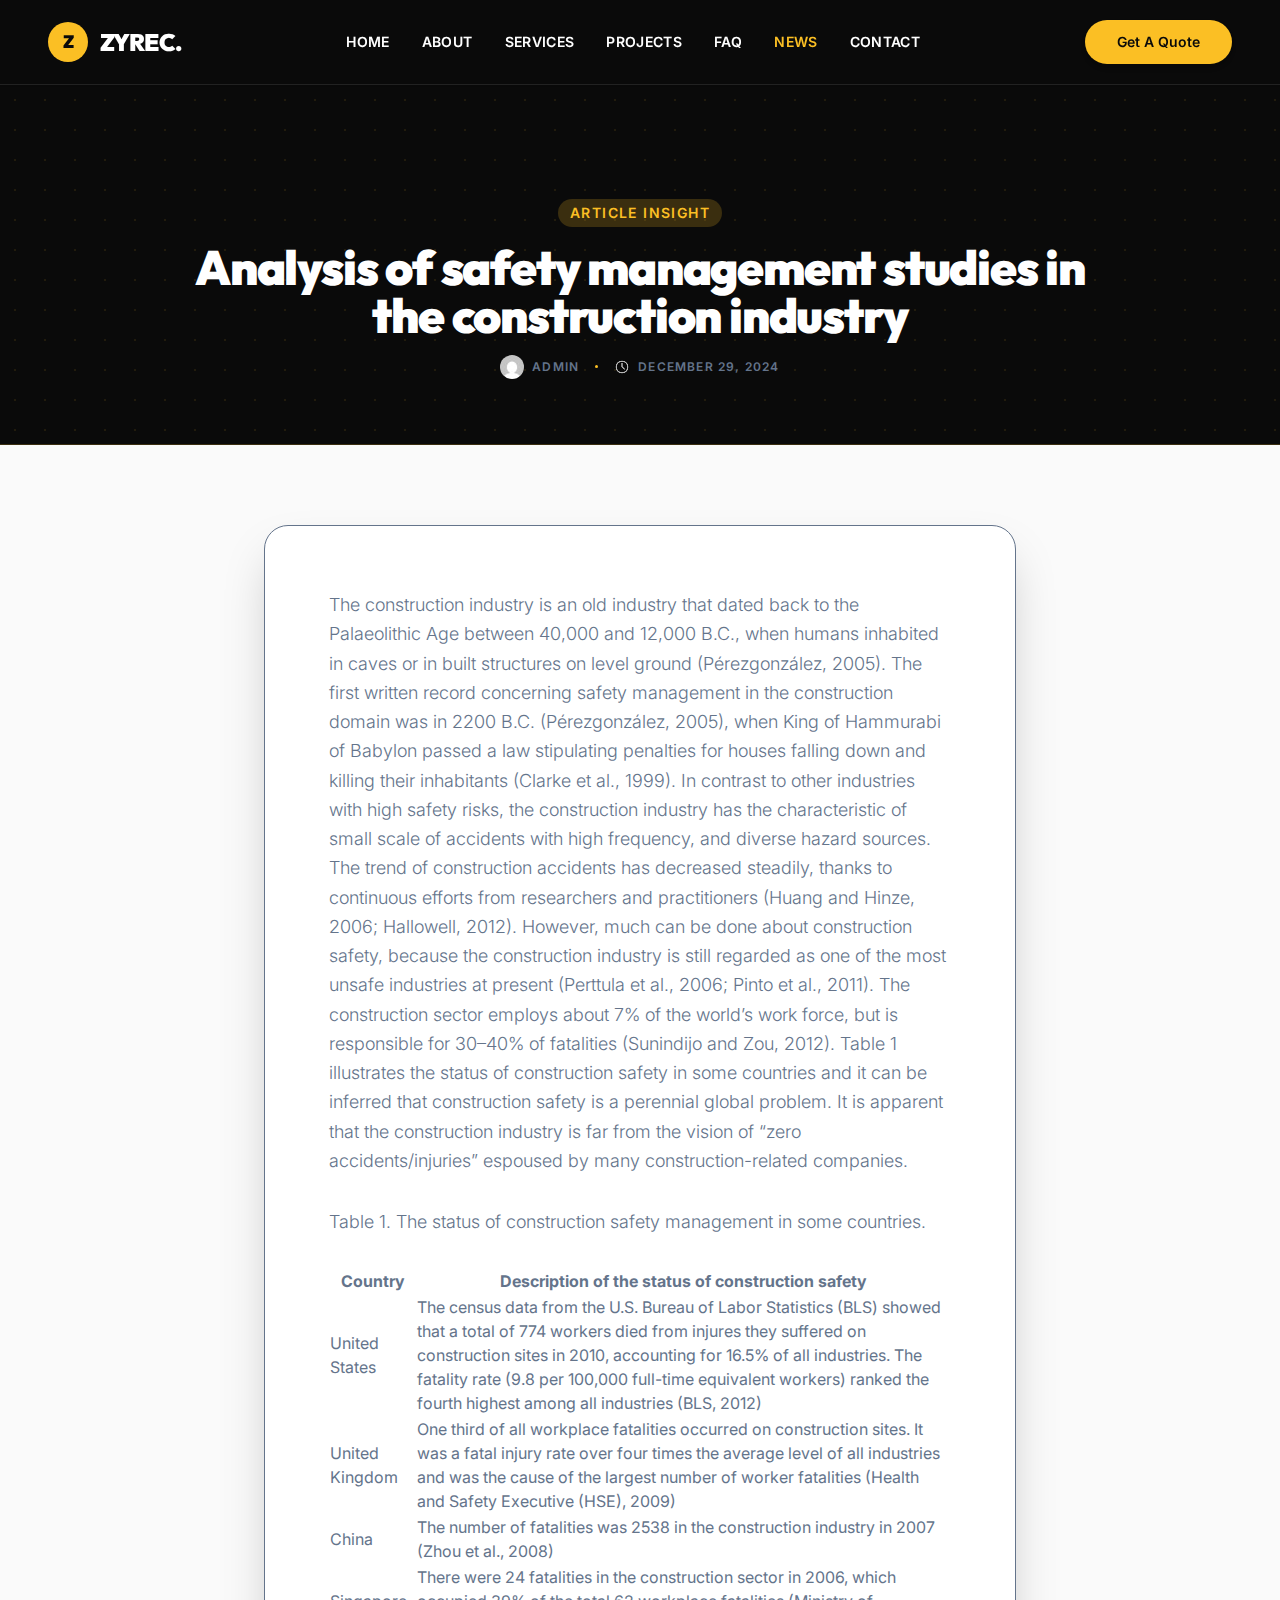
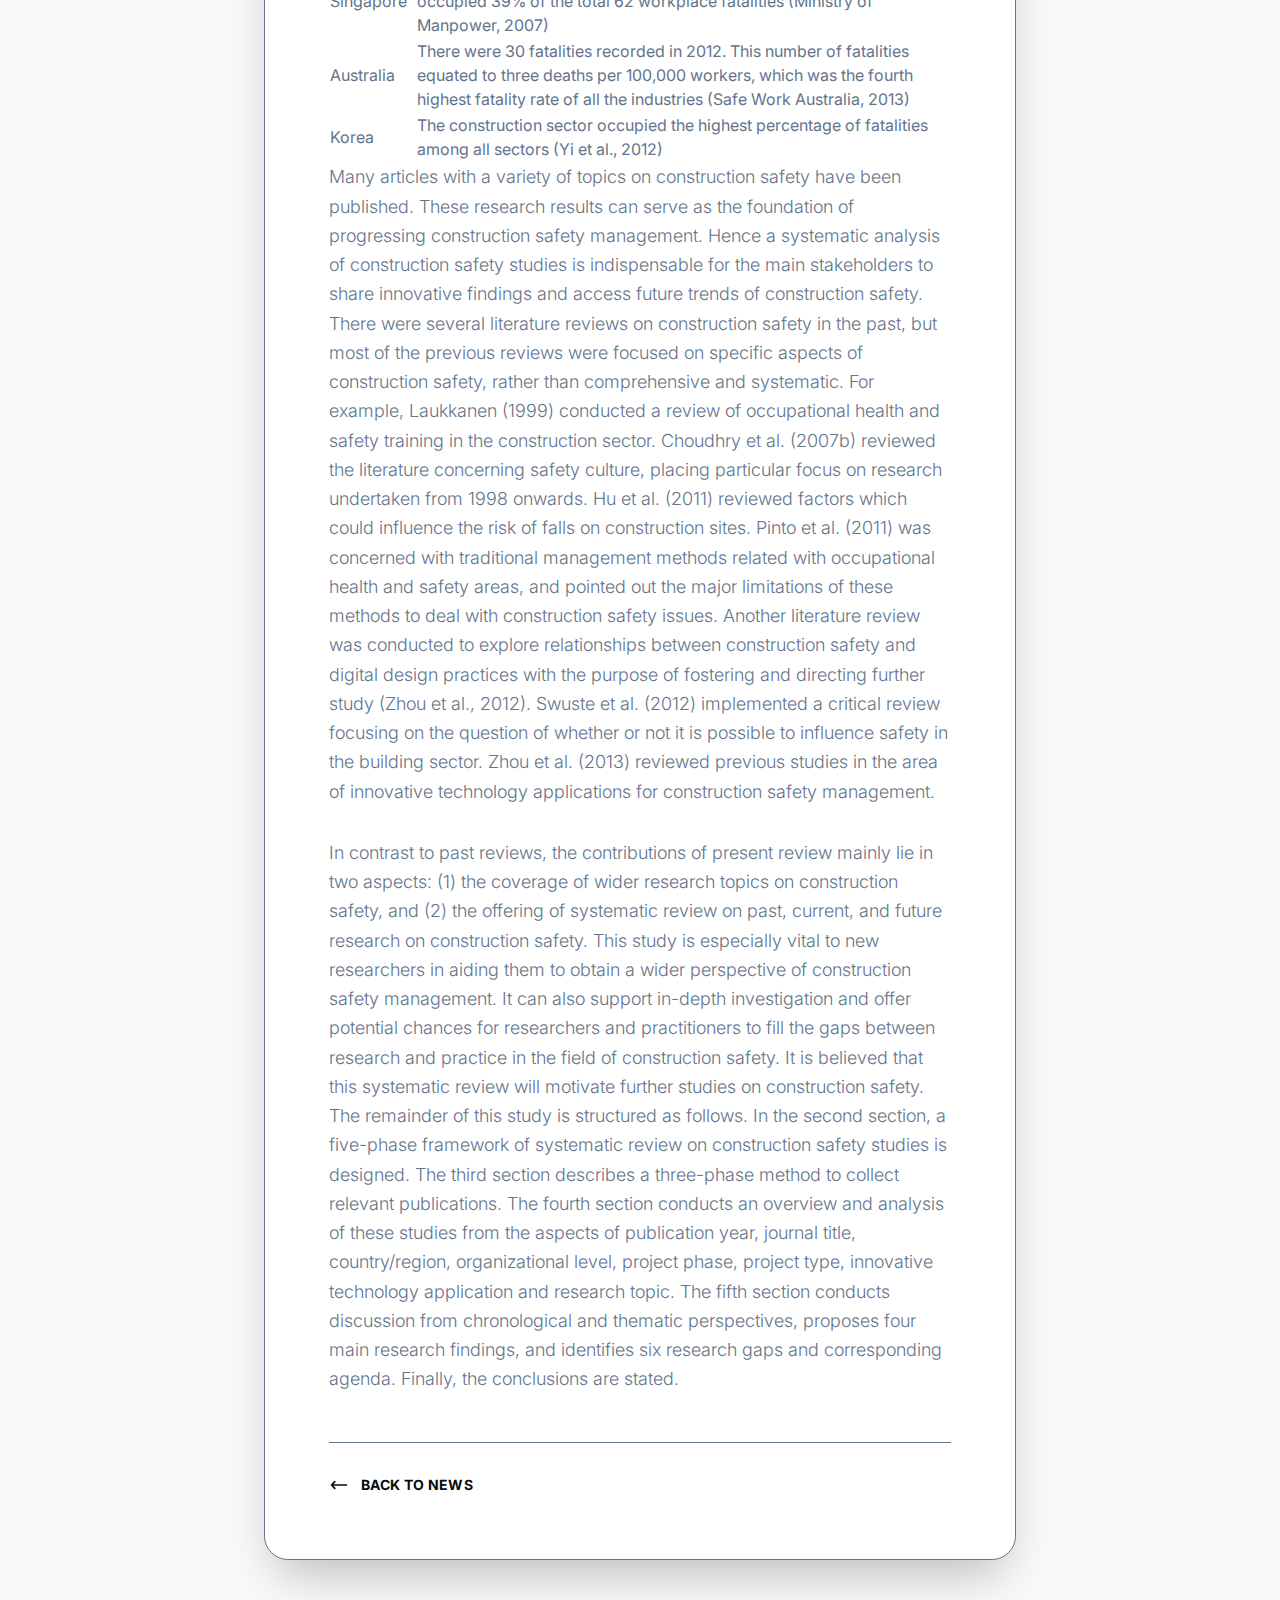
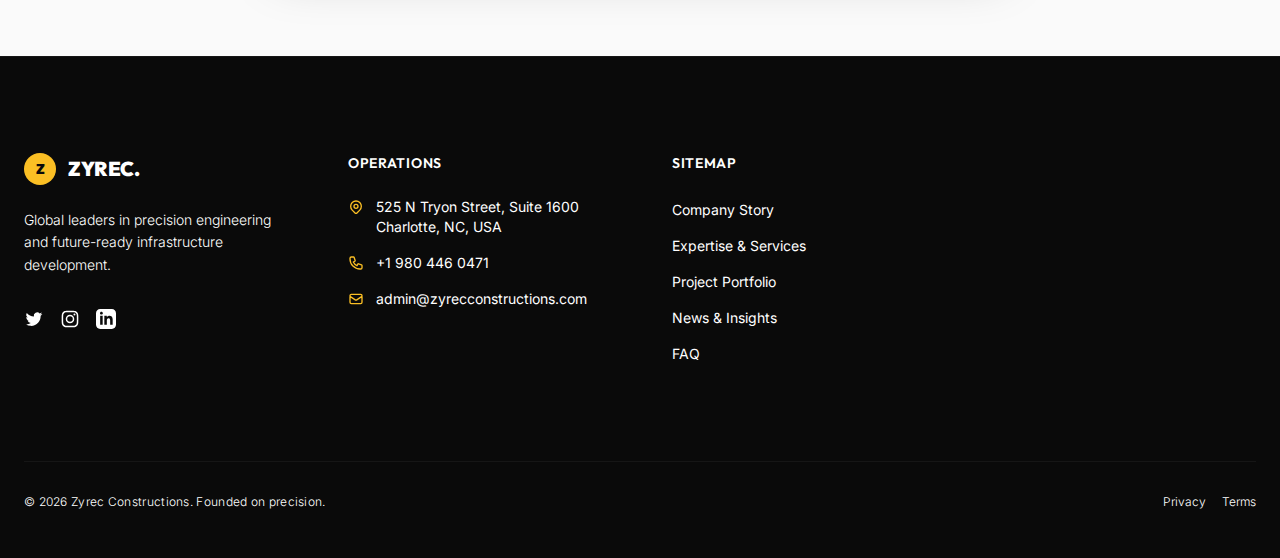
<file: news/analysis-of-safety-management-studies-in-the-construction-industry/index.html>
<!DOCTYPE html>
<html lang="en">
<head>
    <meta charset="UTF-8" />
    <meta name="viewport" content="width=device-width, initial-scale=1.0" />
    <meta name="description" content="Zyrec Constructions provides innovative and reliable building solutions." />
    <title>Analysis of safety management studies in the construction industry | Zyrec Constructions</title>
    
    <link rel="stylesheet" href="../../css/tailwind-output.css" />
    <link rel="icon" href="../../images/favicon_z.png" type="image/png">
    
    <link rel="preconnect" href="https://fonts.googleapis.com">
    <link rel="preconnect" href="https://fonts.gstatic.com" crossorigin>
    <link href="https://fonts.googleapis.com/css2?family=Inter:wght@300;400;500;600&family=Outfit:wght@400;600;800;900&display=swap" rel="stylesheet">
    
    <script src="../../script.js" defer></script>
</head>
<body id="top" class="font-sans text-gray bg-light antialiased selection:bg-primary selection:text-dark">
    <header
        class="w-full bg-dark backdrop-blur-md shadow-sm z-50 transition-all duration-300 fixed border-b border-white/10"
        id="main-header" style="position: sticky; top: 0;">
        <nav class="max-w-[90rem] mx-auto py-5 px-6 md:px-12 flex justify-between items-center w-full" id="main-nav">
            <a href="../../" class="flex items-center gap-3 group">
                <div class="w-8 h-8 md:w-10 md:h-10 bg-primary rounded-full flex items-center justify-center transition-transform group-hover:scale-110 duration-300">
                    <span class="text-dark font-display font-black text-base md:text-lg">Z</span>
                </div>
                <h1 class="text-xl md:text-2xl font-display font-black text-white tracking-tight">ZYREC.</h1>
            </a>
            <ul class="hidden lg:flex gap-8 items-center text-sm font-semibold tracking-wide uppercase">
                <li><a href="../../" class="text-white hover:text-primary transition-colors py-1 relative group">HOME<span class="absolute left-0 -bottom-1 w-full h-[2px] bg-primary scale-x-0 group-hover:scale-x-100 transition-transform origin-left duration-300"></span></a></li>
                <li><a href="../../about/" class="text-white hover:text-primary transition-colors py-1 relative group">ABOUT<span class="absolute left-0 -bottom-1 w-full h-[2px] bg-primary scale-x-0 group-hover:scale-x-100 transition-transform origin-left duration-300"></span></a></li>
                <li><a href="../../services/" class="text-white hover:text-primary transition-colors py-1 relative group">SERVICES<span class="absolute left-0 -bottom-1 w-full h-[2px] bg-primary scale-x-0 group-hover:scale-x-100 transition-transform origin-left duration-300"></span></a></li>
                <li><a href="../../projects/" class="text-white hover:text-primary transition-colors py-1 relative group">PROJECTS<span class="absolute left-0 -bottom-1 w-full h-[2px] bg-primary scale-x-0 group-hover:scale-x-100 transition-transform origin-left duration-300"></span></a></li>
                <li><a href="../../faq/" class="text-white hover:text-primary transition-colors py-1 relative group">FAQ<span class="absolute left-0 -bottom-1 w-full h-[2px] bg-primary scale-x-0 group-hover:scale-x-100 transition-transform origin-left duration-300"></span></a></li>
                <li><a href="../../news/" class="text-primary transition-colors py-1 relative">NEWS</a></li>
                <li><a href="../../contact/" class="text-white hover:text-primary transition-colors py-1 relative group">CONTACT<span class="absolute left-0 -bottom-1 w-full h-[2px] bg-primary scale-x-0 group-hover:scale-x-100 transition-transform origin-left duration-300"></span></a></li>
            </ul>
            <div class="hidden lg:flex items-center gap-6">
                <a href="../../contact/" class="bg-primary text-dark font-semibold text-sm px-8 py-3 rounded-full hover:bg-white transition-all duration-300 shadow-md hover:shadow-lg hover:-translate-y-0.5">Get A Quote</a>
            </div>
            <button class="lg:hidden relative w-8 h-6 text-white hover:text-primary transition-colors focus:outline-none" id="hamburger-menu" aria-label="Menu">
                <span class="hamburger-line top-line"></span>
                <span class="hamburger-line middle-line"></span>
                <span class="hamburger-line bottom-line"></span>
            </button>
            <ul id="mobile-menu" class="hidden flex-col items-center gap-6 mt-6 bg-white shadow-2xl absolute top-full left-0 w-full p-8 lg:hidden border-t border-gray-100">
                <li><a href="../../" class="hover:text-primary text-dark transition-colors font-display font-bold text-2xl">HOME</a></li>
                <li><a href="../../about/" class="hover:text-primary text-dark transition-colors font-display font-bold text-2xl">ABOUT</a></li>
                <li><a href="../../services/" class="hover:text-primary text-dark transition-colors font-display font-bold text-2xl">SERVICES</a></li>
                <li><a href="../../projects/" class="hover:text-primary text-dark transition-colors font-display font-bold text-2xl">PROJECTS</a></li>
                <li><a href="../../faq/" class="hover:text-primary text-dark transition-colors font-display font-bold text-2xl">FAQ</a></li>
                <li><a href="../../news/" class="hover:text-primary text-primary transition-colors font-display font-bold text-2xl">NEWS</a></li>
                <li><a href="../../contact/" class="hover:text-primary text-dark transition-colors font-display font-bold text-2xl">CONTACT</a></li>
                <li><a href="../../contact/" class="mt-4 bg-primary text-dark font-bold px-10 py-4 rounded-full w-full text-center hover:bg-dark hover:text-white transition-colors">GET A QUOTE</a></li>
            </ul>
        </nav>
    </header>

    <main class="bg-light relative pb-24">
        <!-- Typographic Hero -->
        <section class="min-h-[40vh] bg-dark flex flex-col justify-center items-center text-center px-6 relative overflow-hidden border-b border-primary/20">
            <div class="absolute inset-0 opacity-10" style="background-image: radial-gradient(#FBBF24 1px, transparent 1px); background-size: 30px 30px;"></div>
            <div class="relative z-10 max-w-4xl mt-8 md:mt-12">
                <span class="inline-block py-1 px-3 rounded-full bg-primary/20 text-primary font-semibold tracking-widest text-sm uppercase mb-4 animate-fade-in-up">Article Insight</span>
                <h1 class="text-3xl md:text-5xl font-display font-black text-white tracking-tight mb-4 animate-fade-in-up" style="animation-delay: 100ms;">
                    Analysis of safety management studies in the construction industry
                </h1>
                <div class="flex items-center justify-center gap-4 text-xs font-semibold text-gray-300 uppercase tracking-widest animate-fade-in-up" style="animation-delay: 200ms;">
                    <span class="flex items-center gap-2"><img src="../../images/admin-icon.jpg" class="w-6 h-6 rounded-full" alt="admin"> admin</span>
                    <span class="w-[3px] h-[3px] rounded-full bg-primary"></span>
                    <span class="flex items-center gap-2"><img src="../../images/clock-icon.png" class="w-4 h-4 opacity-70" alt="date"> December 29, 2024</span>
                </div>
            </div>
        </section>

        <!-- Article Container -->
        <article class="max-w-[50rem] mx-auto px-6 relative z-20 pt-20">
            <div class="bg-white rounded-3xl shadow-2xl p-10 md:p-16 border border-gray-100">
                <!-- Title Moved to Hero -->
                
                <div class="prose prose-lg max-w-none text-gray-600 mb-12">
                    
                    <p class="text-lg text-gray-600 leading-relaxed font-light mb-8">The construction industry is an old industry that dated back to the Palaeolithic Age between 40,000 and 12,000 B.C., when humans inhabited in caves or in built structures on level ground (Pérezgonzález, 2005). The first written record concerning safety management in the construction domain was in 2200 B.C. (Pérezgonzález, 2005), when King of Hammurabi of Babylon passed a law stipulating penalties for houses falling down and killing their inhabitants (Clarke et al., 1999). In contrast to other industries with high safety risks, the construction industry has the characteristic of small scale of accidents with high frequency, and diverse hazard sources. The trend of construction accidents has decreased steadily, thanks to continuous efforts from researchers and practitioners (Huang and Hinze, 2006; Hallowell, 2012). However, much can be done about construction safety, because the construction industry is still regarded as one of the most unsafe industries at present (Perttula et al., 2006; Pinto et al., 2011). The construction sector employs about 7% of the world’s work force, but is responsible for 30–40% of fatalities (Sunindijo and Zou, 2012). Table 1 illustrates the status of construction safety in some countries and it can be inferred that construction safety is a perennial global problem. It is apparent that the construction industry is far from the vision of “zero accidents/injuries” espoused by many construction-related companies.</p>
                    <p class="text-lg text-gray-600 leading-relaxed font-light mb-8">Table 1. The status of construction safety management in some countries.</p>

                        <table class="news-wrapper-p">
                            <thead>
                                 <tr>
                                <th>Country</th>
                                <th>Description of the status of construction safety</th>
                                </tr>
                            </thead>
                            <tbody>
                                <tr>
                                    <td>United States</td>
                                    <td>The census data from the U.S. Bureau of Labor Statistics (BLS) showed that a total of 774 workers died from injures they suffered on construction sites in 2010, accounting for 16.5% of all industries. The fatality rate (9.8 per 100,000 full-time equivalent workers) ranked the fourth highest among all industries (BLS, 2012)</td>
                                </tr>
                                <tr>
                                    <td>United Kingdom</td>
                                    <td>One third of all workplace fatalities occurred on construction sites. It was a fatal injury rate over four times the average level of all industries and was the cause of the largest number of worker fatalities (Health and Safety Executive (HSE), 2009)</td>
                                </tr>
                                <tr>
                                    <td>China</td>
                                    <td>The number of fatalities was 2538 in the construction industry in 2007 (Zhou et al., 2008)</td>
                                </tr>
                                <tr>
                                    <td>Singapore</td>
                                    <td>There were 24 fatalities in the construction sector in 2006, which occupied 39% of the total 62 workplace fatalities (Ministry of Manpower, 2007)</td>
                                </tr>
                                <tr>
                                    <td>Australia</td>
                                    <td>There were 30 fatalities recorded in 2012. This number of fatalities equated to three deaths per 100,000 workers, which was the fourth highest fatality rate of all the industries (Safe Work Australia, 2013)</td>
                                </tr>
                                <tr>
                                    <td>Korea</td>
                                    <td>The construction sector occupied the highest percentage of fatalities among all sectors (Yi et al., 2012)</td>
                                </tr>
                            </tbody>
                        </table>

    
    <p class="text-lg text-gray-600 leading-relaxed font-light mb-8">Many articles with a variety of topics on construction safety have been published. These research results can serve as the foundation of progressing construction safety management. Hence a systematic analysis of construction safety studies is indispensable for the main stakeholders to share innovative findings and access future trends of construction safety. There were several literature reviews on construction safety in the past, but most of the previous reviews were focused on specific aspects of construction safety, rather than comprehensive and systematic. For example, Laukkanen (1999) conducted a review of occupational health and safety training in the construction sector. Choudhry et al. (2007b) reviewed the literature concerning safety culture, placing particular focus on research undertaken from 1998 onwards. Hu et al. (2011) reviewed factors which could influence the risk of falls on construction sites. Pinto et al. (2011) was concerned with traditional management methods related with occupational health and safety areas, and pointed out the major limitations of these methods to deal with construction safety issues. Another literature review was conducted to explore relationships between construction safety and digital design practices with the purpose of fostering and directing further study (Zhou et al., 2012). Swuste et al. (2012) implemented a critical review focusing on the question of whether or not it is possible to influence safety in the building sector. Zhou et al. (2013) reviewed previous studies in the area of innovative technology applications for construction safety management.</p>
    <p class="text-lg text-gray-600 leading-relaxed font-light mb-8">In contrast to past reviews, the contributions of present review mainly lie in two aspects: (1) the coverage of wider research topics on construction safety, and (2) the offering of systematic review on past, current, and future research on construction safety. This study is especially vital to new researchers in aiding them to obtain a wider perspective of construction safety management. It can also support in-depth investigation and offer potential chances for researchers and practitioners to fill the gaps between research and practice in the field of construction safety. It is believed that this systematic review will motivate further studies on construction safety. The remainder of this study is structured as follows. In the second section, a five-phase framework of systematic review on construction safety studies is designed. The third section describes a three-phase method to collect relevant publications. The fourth section conducts an overview and analysis of these studies from the aspects of publication year, journal title, country/region, organizational level, project phase, project type, innovative technology application and research topic. The fifth section conducts discussion from chronological and thematic perspectives, proposes four main research findings, and identifies six research gaps and corresponding agenda. Finally, the conclusions are stated.</p>


                </div>
                
                <div class="border-t border-gray-100 pt-8 mt-12 flex justify-between items-center">
                    <a href="../../news/" class="inline-flex items-center gap-3 text-dark font-bold hover:text-primary transition-colors text-sm uppercase tracking-wide group">
                        <svg class="w-5 h-5 transform group-hover:-translate-x-1 transition-transform" fill="none" stroke="currentColor" viewBox="0 0 24 24"><path stroke-linecap="round" stroke-linejoin="round" stroke-width="2" d="M7 16l-4-4m0 0l4-4m-4 4h18"></path></svg>
                        Back to News
                    </a>
                </div>
            </div>
        </article>
    </main>

    <!-- Modern Minimal Footer -->
    <footer class="bg-dark text-white pt-24 pb-12 border-t border-white/5">
        <div class="max-w-[90rem] mx-auto px-6">
            <div class="grid grid-cols-1 md:grid-cols-2 lg:grid-cols-4 gap-16 mb-24">
                <!-- Brand -->
                <div class="lg:col-span-1">
                    <a href="../../" class="flex items-center gap-3 mb-6">
                        <div class="w-8 h-8 bg-primary rounded-full flex items-center justify-center">
                            <span class="text-dark font-display font-black text-sm">Z</span>
                        </div>
                        <h2 class="text-xl font-display font-black tracking-tight">ZYREC.</h2>
                    </a>
                    <p class="text-gray-400 font-light text-sm leading-relaxed mb-8">
                        Global leaders in precision engineering and future-ready infrastructure development.
                    </p>

                    <!-- SVG Social Links -->
                    <div class="flex gap-4">
                        <a href="#" class="text-gray-500 hover:text-primary transition-colors">
                            <svg class="w-5 h-5" fill="currentColor" viewBox="0 0 24 24" aria-hidden="true">
                                <path
                                    d="M8.29 20.251c7.547 0 11.675-6.253 11.675-11.675 0-.178 0-.355-.012-.53A8.348 8.348 0 0022 5.92a8.19 8.19 0 01-2.357.646 4.118 4.118 0 001.804-2.27 8.224 8.224 0 01-2.605.996 4.107 4.107 0 00-6.993 3.743 11.65 11.65 0 01-8.457-4.287 4.106 4.106 0 001.27 5.477A4.072 4.072 0 012.8 9.713v.052a4.105 4.105 0 003.292 4.022 4.095 4.095 0 01-1.853.07 4.108 4.108 0 003.834 2.85A8.233 8.233 0 012 18.407a11.616 11.616 0 006.29 1.84" />
                            </svg>
                        </a>
                        <a href="#" class="text-gray-500 hover:text-primary transition-colors">
                            <svg class="w-5 h-5" fill="currentColor" viewBox="0 0 24 24" aria-hidden="true">
                                <path fill-rule="evenodd"
                                    d="M12.315 2c2.43 0 2.784.013 3.808.06 1.064.049 1.791.218 2.427.465a4.902 4.902 0 011.772 1.153 4.902 4.902 0 011.153 1.772c.247.636.416 1.363.465 2.427.048 1.067.06 1.407.06 4.123v.08c0 2.643-.012 2.987-.06 4.043-.049 1.064-.218 1.791-.465 2.427a4.902 4.902 0 01-1.153 1.772 4.902 4.902 0 01-1.772 1.153c-.636.247-1.363.416-2.427.465-1.067.048-1.407.06-4.123.06h-.08c-2.643 0-2.987-.012-4.043-.06-1.064-.049-1.791-.218-2.427-.465a4.902 4.902 0 01-1.772-1.153 4.902 4.902 0 01-1.153-1.772c-.247-.636-.416-1.363-.465-2.427-.047-1.024-.06-1.379-.06-3.808v-.63c0-2.43.013-2.784.06-3.808.049-1.064.218-1.791.465-2.427a4.902 4.902 0 011.153-1.772A4.902 4.902 0 015.45 2.525c.636-.247 1.363-.416 2.427-.465C8.901 2.013 9.256 2 11.685 2h.63zm-.081 1.802h-.468c-2.456 0-2.784.011-3.807.058-.975.045-1.504.207-1.857.344-.467.182-.8.398-1.15.748-.35.35-.566.683-.748 1.15-.137.353-.3.882-.344 1.857-.047 1.023-.058 1.351-.058 3.807v.468c0 2.456.011 2.784.058 3.807.045.975.207 1.504.344 1.857.182.466.399.8.748 1.15.35.35.683.566 1.15.748.353.137.882.3 1.857.344 1.054.048 1.37.058 4.041.058h.08c2.597 0 2.917-.01 3.96-.058.976-.045 1.505-.207 1.858-.344.466-.182.8-.398 1.15-.748.35-.35.566-.683.748-1.15.137-.353.3-.882.344-1.857.048-1.055.058-1.37.058-4.041v-.08c0-2.597-.01-2.917-.058-3.96-.045-.976-.207-1.505-.344-1.858a3.097 3.097 0 00-.748-1.15 3.098 3.098 0 00-1.15-.748c-.353-.137-.882-.3-1.857-.344-1.023-.047-1.351-.058-3.807-.058zM12 6.865a5.135 5.135 0 110 10.27 5.135 5.135 0 010-10.27zm0 1.802a3.333 3.333 0 100 6.666 3.333 3.333 0 000-6.666zm5.338-3.205a1.2 1.2 0 110 2.4 1.2 1.2 0 010-2.4z"
                                    clip-rule="evenodd" />
                            </svg>
                        </a>
                        <a href="#" class="text-gray-500 hover:text-primary transition-colors">
                            <svg class="w-5 h-5" fill="currentColor" viewBox="0 0 24 24" aria-hidden="true">
                                <path d="M19 0h-14c-2.761 0-5 2.239-5 5v14c0 2.761 2.239 5 5 5h14c2.762 0 5-2.239 5-5v-14c0-2.761-2.238-5-5-5zm-11 19h-3v-11h3v11zm-1.5-12.268c-.966 0-1.75-.79-1.75-1.764s.784-1.764 1.75-1.764 1.75.79 1.75 1.764-.783 1.764-1.75 1.764zm13.5 12.268h-3v-5.604c0-3.368-4-3.113-4 0v5.604h-3v-11h3v1.765c1.396-2.586 7-2.777 7 2.476v6.759z"/>
                            </svg>
                        </a>
                    </div>
                </div>

                <!-- Operations -->
                <div>
                    <h4 class="font-display font-semibold text-white mb-6 uppercase tracking-wider text-sm">Operations
                    </h4>
                    <ul class="space-y-4">
                        <li class="flex items-start gap-3 text-gray-400 text-sm">
                            <span class="text-primary mt-0.5"><svg class="w-4 h-4" fill="none" stroke="currentColor"
                                    viewBox="0 0 24 24">
                                    <path stroke-linecap="round" stroke-linejoin="round" stroke-width="2"
                                        d="M17.657 16.657L13.414 20.9a1.998 1.998 0 01-2.827 0l-4.244-4.243a8 8 0 1111.314 0z">
                                    </path>
                                    <path stroke-linecap="round" stroke-linejoin="round" stroke-width="2"
                                        d="M15 11a3 3 0 11-6 0 3 3 0 016 0z"></path>
                                </svg></span>
                            525 N Tryon Street, Suite 1600<br />Charlotte, NC, USA
                        </li>
                        <li class="flex items-center gap-3 text-gray-400 text-sm">
                            <span class="text-primary"><svg class="w-4 h-4" fill="none" stroke="currentColor"
                                    viewBox="0 0 24 24">
                                    <path stroke-linecap="round" stroke-linejoin="round" stroke-width="2"
                                        d="M3 5a2 2 0 012-2h3.28a1 1 0 01.948.684l1.498 4.493a1 1 0 01-.502 1.21l-2.257 1.13a11.042 11.042 0 005.516 5.516l1.13-2.257a1 1 0 011.21-.502l4.493 1.498a1 1 0 01.684.949V19a2 2 0 01-2 2h-1C9.716 21 3 14.284 3 6V5z">
                                    </path>
                                </svg></span>
                            +1 980 446 0471
                        </li>
                        <li class="flex items-center gap-3 text-gray-400 text-sm">
                            <span class="text-primary"><svg class="w-4 h-4" fill="none" stroke="currentColor"
                                    viewBox="0 0 24 24">
                                    <path stroke-linecap="round" stroke-linejoin="round" stroke-width="2"
                                        d="M3 8l7.89 5.26a2 2 0 002.22 0L21 8M5 19h14a2 2 0 002-2V7a2 2 0 00-2-2H5a2 2 0 00-2 2v10a2 2 0 002 2z">
                                    </path>
                                </svg></span>
                            <a href="mailto:admin@zyrecconstructions.com"
                                class="hover:text-primary transition-colors">admin@zyrecconstructions.com</a>
                        </li>
                    </ul>
                </div>

                <!-- Navigation -->
                <div>
                    <h4 class="font-display font-semibold text-white mb-6 uppercase tracking-wider text-sm">Sitemap</h4>
                    <ul class="space-y-3">
                        <li><a href="../../about/"
                                class="text-sm text-gray-400 hover:text-primary transition-colors">Company Story</a>
                        </li>
                        <li><a href="../../services/"
                                class="text-sm text-gray-400 hover:text-primary transition-colors">Expertise &
                                Services</a></li>
                        <li><a href="../../projects/"
                                class="text-sm text-gray-400 hover:text-primary transition-colors">Project Portfolio</a>
                        </li>
                        <li><a href="../../news/" class="text-sm text-gray-400 hover:text-primary transition-colors">News &
                                Insights</a></li>
                        <li><a href="../../faq/" class="text-sm text-gray-400 hover:text-primary transition-colors">FAQ</a>
                        </li>
                    </ul>
                </div>
            </div>

            <!-- Copyright -->
            <div class="border-t border-white/5 pt-8 flex flex-col md:flex-row justify-between items-center gap-4">
                <p class="text-xs font-light text-gray-500 tracking-wide">&copy; 2026 Zyrec Constructions. Founded on
                    precision.</p>
                <div class="flex gap-4 text-xs font-light text-gray-500">
                    <a href="#" class="hover:text-white transition-colors">Privacy</a>
                    <a href="#" class="hover:text-white transition-colors">Terms</a>
                </div>
            </div>
        </div>

        <!-- Scroll to Top (Minimal) -->
        <div class="fixed bottom-6 right-6 md:bottom-8 md:right-8 z-[60]" id="scroll-to-top" style="display: none;">
            <a href="#top"
                class="w-12 h-12 bg-white rounded-full flex items-center justify-center shadow-2xl hover:bg-primary transition-colors group">
                <svg class="w-5 h-5 text-dark" fill="none" stroke="currentColor" viewBox="0 0 24 24">
                    <path stroke-linecap="round" stroke-linejoin="round" stroke-width="2" d="M5 15l7-7 7 7"></path>
                </svg>
            </a>
        </div>
    </footer>

</body>
</html>
</file>
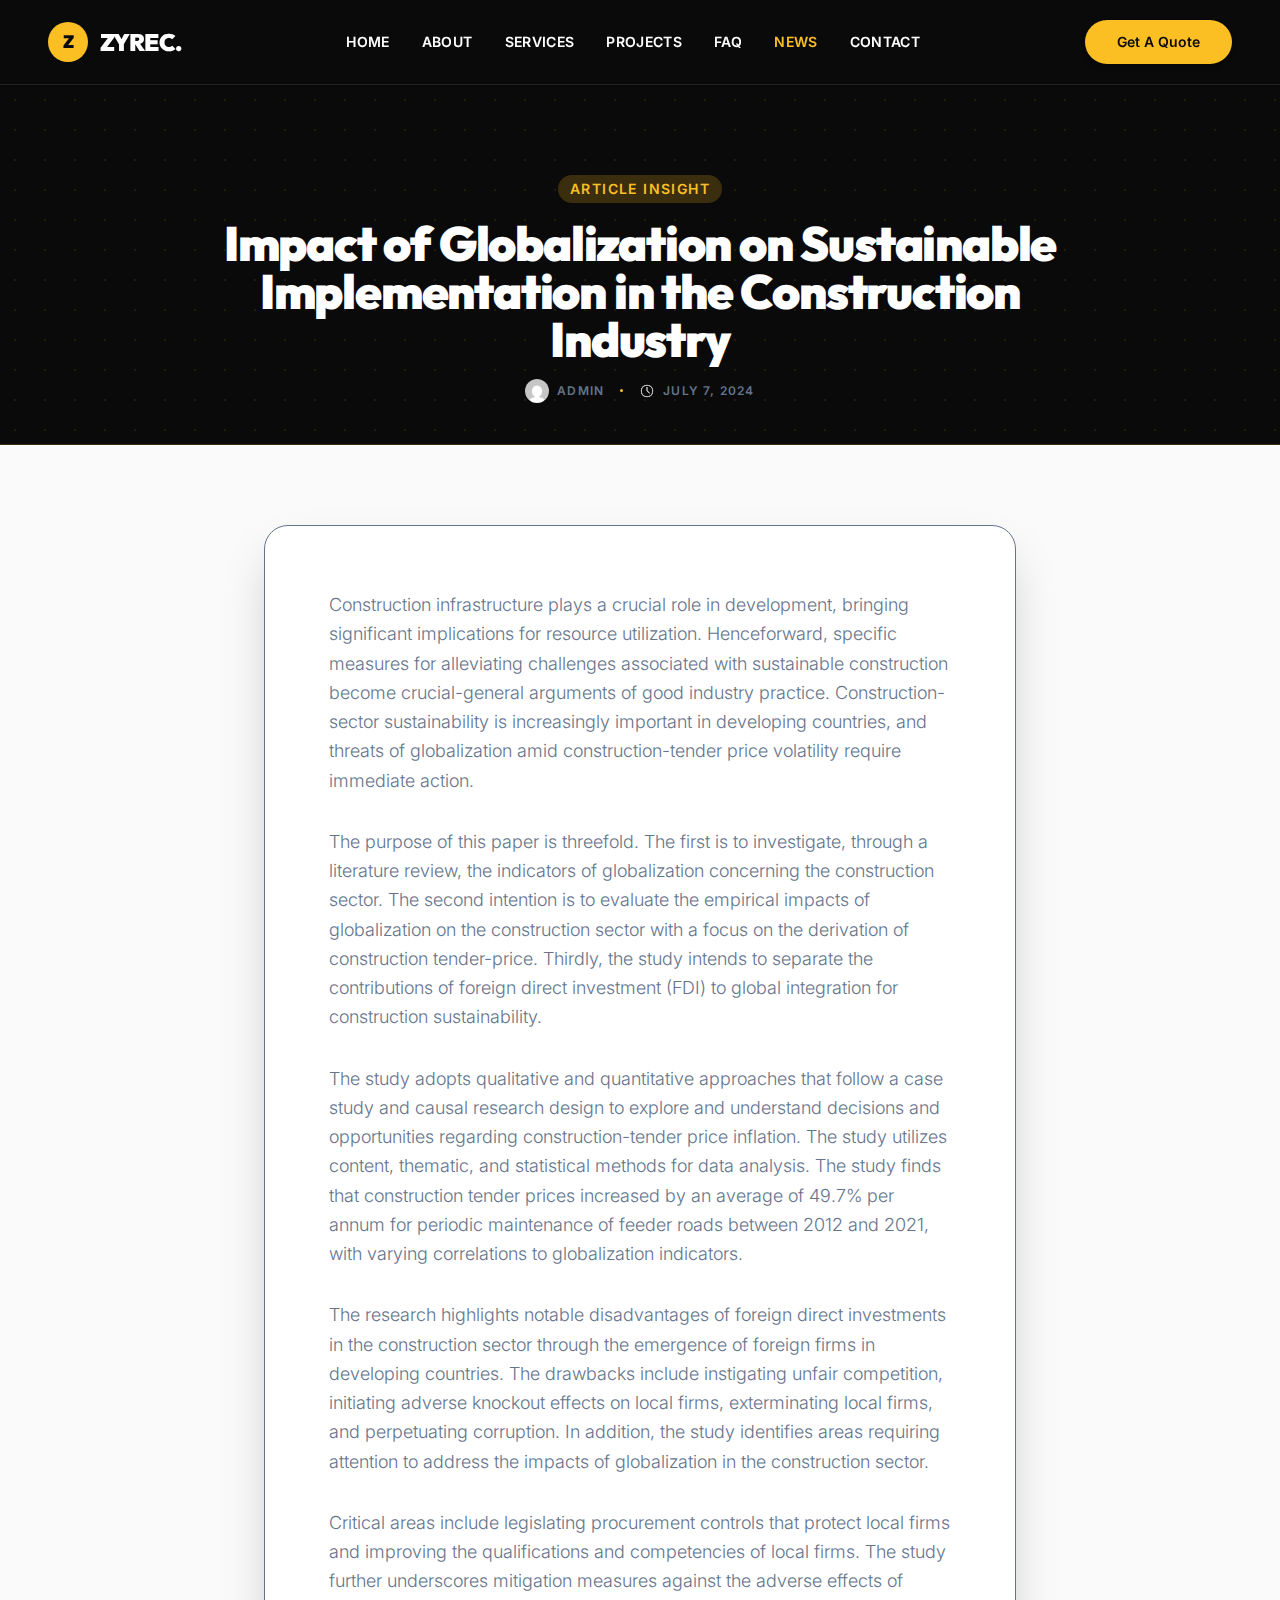
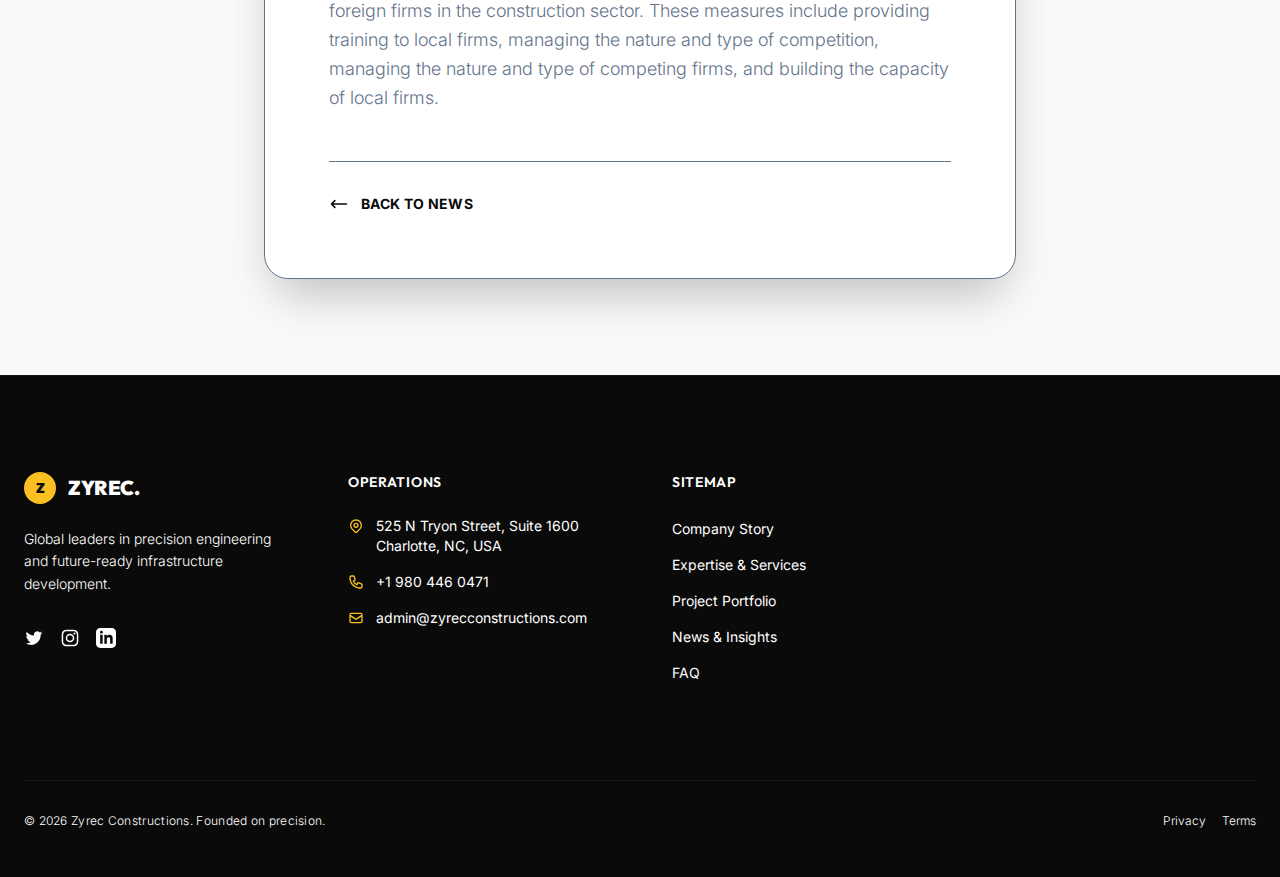
<file: news/impact-of-globalization-on-sustainable-implementation-in-the-construction-industry/index.html>
<!DOCTYPE html>
<html lang="en">
<head>
    <meta charset="UTF-8" />
    <meta name="viewport" content="width=device-width, initial-scale=1.0" />
    <meta name="description" content="Zyrec Constructions provides innovative and reliable building solutions." />
    <title>Impact of Globalization on Sustainable Implementation in the Construction Industry | Zyrec Constructions</title>
    
    <link rel="stylesheet" href="../../css/tailwind-output.css" />
    <link rel="icon" href="../../images/favicon_z.png" type="image/png">
    
    <link rel="preconnect" href="https://fonts.googleapis.com">
    <link rel="preconnect" href="https://fonts.gstatic.com" crossorigin>
    <link href="https://fonts.googleapis.com/css2?family=Inter:wght@300;400;500;600&family=Outfit:wght@400;600;800;900&display=swap" rel="stylesheet">
    
    <script src="../../script.js" defer></script>
</head>
<body id="top" class="font-sans text-gray bg-light antialiased selection:bg-primary selection:text-dark">
    <header
        class="w-full bg-dark backdrop-blur-md shadow-sm z-50 transition-all duration-300 fixed border-b border-white/10"
        id="main-header" style="position: sticky; top: 0;">
        <nav class="max-w-[90rem] mx-auto py-5 px-6 md:px-12 flex justify-between items-center w-full" id="main-nav">
            <a href="../../" class="flex items-center gap-3 group">
                <div class="w-8 h-8 md:w-10 md:h-10 bg-primary rounded-full flex items-center justify-center transition-transform group-hover:scale-110 duration-300">
                    <span class="text-dark font-display font-black text-base md:text-lg">Z</span>
                </div>
                <h1 class="text-xl md:text-2xl font-display font-black text-white tracking-tight">ZYREC.</h1>
            </a>
            <ul class="hidden lg:flex gap-8 items-center text-sm font-semibold tracking-wide uppercase">
                <li><a href="../../" class="text-white hover:text-primary transition-colors py-1 relative group">HOME<span class="absolute left-0 -bottom-1 w-full h-[2px] bg-primary scale-x-0 group-hover:scale-x-100 transition-transform origin-left duration-300"></span></a></li>
                <li><a href="../../about/" class="text-white hover:text-primary transition-colors py-1 relative group">ABOUT<span class="absolute left-0 -bottom-1 w-full h-[2px] bg-primary scale-x-0 group-hover:scale-x-100 transition-transform origin-left duration-300"></span></a></li>
                <li><a href="../../services/" class="text-white hover:text-primary transition-colors py-1 relative group">SERVICES<span class="absolute left-0 -bottom-1 w-full h-[2px] bg-primary scale-x-0 group-hover:scale-x-100 transition-transform origin-left duration-300"></span></a></li>
                <li><a href="../../projects/" class="text-white hover:text-primary transition-colors py-1 relative group">PROJECTS<span class="absolute left-0 -bottom-1 w-full h-[2px] bg-primary scale-x-0 group-hover:scale-x-100 transition-transform origin-left duration-300"></span></a></li>
                <li><a href="../../faq/" class="text-white hover:text-primary transition-colors py-1 relative group">FAQ<span class="absolute left-0 -bottom-1 w-full h-[2px] bg-primary scale-x-0 group-hover:scale-x-100 transition-transform origin-left duration-300"></span></a></li>
                <li><a href="../../news/" class="text-primary transition-colors py-1 relative">NEWS</a></li>
                <li><a href="../../contact/" class="text-white hover:text-primary transition-colors py-1 relative group">CONTACT<span class="absolute left-0 -bottom-1 w-full h-[2px] bg-primary scale-x-0 group-hover:scale-x-100 transition-transform origin-left duration-300"></span></a></li>
            </ul>
            <div class="hidden lg:flex items-center gap-6">
                <a href="../../contact/" class="bg-primary text-dark font-semibold text-sm px-8 py-3 rounded-full hover:bg-white transition-all duration-300 shadow-md hover:shadow-lg hover:-translate-y-0.5">Get A Quote</a>
            </div>
            <button class="lg:hidden relative w-8 h-6 text-white hover:text-primary transition-colors focus:outline-none" id="hamburger-menu" aria-label="Menu">
                <span class="hamburger-line top-line"></span>
                <span class="hamburger-line middle-line"></span>
                <span class="hamburger-line bottom-line"></span>
            </button>
            <ul id="mobile-menu" class="hidden flex-col items-center gap-6 mt-6 bg-white shadow-2xl absolute top-full left-0 w-full p-8 lg:hidden border-t border-gray-100">
                <li><a href="../../" class="hover:text-primary text-dark transition-colors font-display font-bold text-2xl">HOME</a></li>
                <li><a href="../../about/" class="hover:text-primary text-dark transition-colors font-display font-bold text-2xl">ABOUT</a></li>
                <li><a href="../../services/" class="hover:text-primary text-dark transition-colors font-display font-bold text-2xl">SERVICES</a></li>
                <li><a href="../../projects/" class="hover:text-primary text-dark transition-colors font-display font-bold text-2xl">PROJECTS</a></li>
                <li><a href="../../faq/" class="hover:text-primary text-dark transition-colors font-display font-bold text-2xl">FAQ</a></li>
                <li><a href="../../news/" class="hover:text-primary text-primary transition-colors font-display font-bold text-2xl">NEWS</a></li>
                <li><a href="../../contact/" class="hover:text-primary text-dark transition-colors font-display font-bold text-2xl">CONTACT</a></li>
                <li><a href="../../contact/" class="mt-4 bg-primary text-dark font-bold px-10 py-4 rounded-full w-full text-center hover:bg-dark hover:text-white transition-colors">GET A QUOTE</a></li>
            </ul>
        </nav>
    </header>

    <main class="bg-light relative pb-24">
        <!-- Typographic Hero -->
        <section class="min-h-[40vh] bg-dark flex flex-col justify-center items-center text-center px-6 relative overflow-hidden border-b border-primary/20">
            <div class="absolute inset-0 opacity-10" style="background-image: radial-gradient(#FBBF24 1px, transparent 1px); background-size: 30px 30px;"></div>
            <div class="relative z-10 max-w-4xl mt-8 md:mt-12">
                <span class="inline-block py-1 px-3 rounded-full bg-primary/20 text-primary font-semibold tracking-widest text-sm uppercase mb-4 animate-fade-in-up">Article Insight</span>
                <h1 class="text-3xl md:text-5xl font-display font-black text-white tracking-tight mb-4 animate-fade-in-up" style="animation-delay: 100ms;">
                    Impact of Globalization on Sustainable Implementation in the Construction Industry
                </h1>
                <div class="flex items-center justify-center gap-4 text-xs font-semibold text-gray-300 uppercase tracking-widest animate-fade-in-up" style="animation-delay: 200ms;">
                    <span class="flex items-center gap-2"><img src="../../images/admin-icon.jpg" class="w-6 h-6 rounded-full" alt="admin"> admin</span>
                    <span class="w-[3px] h-[3px] rounded-full bg-primary"></span>
                    <span class="flex items-center gap-2"><img src="../../images/clock-icon.png" class="w-4 h-4 opacity-70" alt="date"> July 7, 2024</span>
                </div>
            </div>
        </section>

        <!-- Article Container -->
        <article class="max-w-[50rem] mx-auto px-6 relative z-20 pt-20">
            <div class="bg-white rounded-3xl shadow-2xl p-10 md:p-16 border border-gray-100">
                <!-- Title Moved to Hero -->
                
                <div class="prose prose-lg max-w-none text-gray-600 mb-12">
                    
                    <p class="text-lg text-gray-600 leading-relaxed font-light mb-8">Construction infrastructure plays a crucial role in development, bringing significant implications for resource utilization. Henceforward, specific measures for alleviating challenges associated with sustainable construction become crucial-general arguments of good industry practice. Construction-sector sustainability is increasingly important in developing countries, and threats of globalization amid construction-tender price volatility require immediate action.</p>

                    <p class="text-lg text-gray-600 leading-relaxed font-light mb-8">The purpose of this paper is threefold. The first is to investigate, through a literature review, the indicators of globalization concerning the construction sector. The second intention is to evaluate the empirical impacts of globalization on the construction sector with a focus on the derivation of construction tender-price. Thirdly, the study intends to separate the contributions of foreign direct investment (FDI) to global integration for construction sustainability.</p>

<p class="text-lg text-gray-600 leading-relaxed font-light mb-8">The study adopts qualitative and quantitative approaches that follow a case study and causal research design to explore and understand decisions and opportunities regarding construction-tender price inflation. The study utilizes content, thematic, and statistical methods for data analysis. The study finds that construction tender prices increased by an average of 49.7% per annum for periodic maintenance of feeder roads between 2012 and 2021, with varying correlations to globalization indicators.</p>

<p class="text-lg text-gray-600 leading-relaxed font-light mb-8">The research highlights notable disadvantages of foreign direct investments in the construction sector through the emergence of foreign firms in developing countries. The drawbacks include instigating unfair competition, initiating adverse knockout effects on local firms, exterminating local firms, and perpetuating corruption. In addition, the study identifies areas requiring attention to address the impacts of globalization in the construction sector.</p>

<p class="text-lg text-gray-600 leading-relaxed font-light mb-8">Critical areas include legislating procurement controls that protect local firms and improving the qualifications and competencies of local firms. The study further underscores mitigation measures against the adverse effects of foreign firms in the construction sector. These measures include providing training to local firms, managing the nature and type of competition, managing the nature and type of competing firms, and building the capacity of local firms.</p>


                </div>
                
                <div class="border-t border-gray-100 pt-8 mt-12 flex justify-between items-center">
                    <a href="../../news/" class="inline-flex items-center gap-3 text-dark font-bold hover:text-primary transition-colors text-sm uppercase tracking-wide group">
                        <svg class="w-5 h-5 transform group-hover:-translate-x-1 transition-transform" fill="none" stroke="currentColor" viewBox="0 0 24 24"><path stroke-linecap="round" stroke-linejoin="round" stroke-width="2" d="M7 16l-4-4m0 0l4-4m-4 4h18"></path></svg>
                        Back to News
                    </a>
                </div>
            </div>
        </article>
    </main>

    <!-- Modern Minimal Footer -->
    <footer class="bg-dark text-white pt-24 pb-12 border-t border-white/5">
        <div class="max-w-[90rem] mx-auto px-6">
            <div class="grid grid-cols-1 md:grid-cols-2 lg:grid-cols-4 gap-16 mb-24">
                <!-- Brand -->
                <div class="lg:col-span-1">
                    <a href="../../" class="flex items-center gap-3 mb-6">
                        <div class="w-8 h-8 bg-primary rounded-full flex items-center justify-center">
                            <span class="text-dark font-display font-black text-sm">Z</span>
                        </div>
                        <h2 class="text-xl font-display font-black tracking-tight">ZYREC.</h2>
                    </a>
                    <p class="text-gray-400 font-light text-sm leading-relaxed mb-8">
                        Global leaders in precision engineering and future-ready infrastructure development.
                    </p>

                    <!-- SVG Social Links -->
                    <div class="flex gap-4">
                        <a href="#" class="text-gray-500 hover:text-primary transition-colors">
                            <svg class="w-5 h-5" fill="currentColor" viewBox="0 0 24 24" aria-hidden="true">
                                <path
                                    d="M8.29 20.251c7.547 0 11.675-6.253 11.675-11.675 0-.178 0-.355-.012-.53A8.348 8.348 0 0022 5.92a8.19 8.19 0 01-2.357.646 4.118 4.118 0 001.804-2.27 8.224 8.224 0 01-2.605.996 4.107 4.107 0 00-6.993 3.743 11.65 11.65 0 01-8.457-4.287 4.106 4.106 0 001.27 5.477A4.072 4.072 0 012.8 9.713v.052a4.105 4.105 0 003.292 4.022 4.095 4.095 0 01-1.853.07 4.108 4.108 0 003.834 2.85A8.233 8.233 0 012 18.407a11.616 11.616 0 006.29 1.84" />
                            </svg>
                        </a>
                        <a href="#" class="text-gray-500 hover:text-primary transition-colors">
                            <svg class="w-5 h-5" fill="currentColor" viewBox="0 0 24 24" aria-hidden="true">
                                <path fill-rule="evenodd"
                                    d="M12.315 2c2.43 0 2.784.013 3.808.06 1.064.049 1.791.218 2.427.465a4.902 4.902 0 011.772 1.153 4.902 4.902 0 011.153 1.772c.247.636.416 1.363.465 2.427.048 1.067.06 1.407.06 4.123v.08c0 2.643-.012 2.987-.06 4.043-.049 1.064-.218 1.791-.465 2.427a4.902 4.902 0 01-1.153 1.772 4.902 4.902 0 01-1.772 1.153c-.636.247-1.363.416-2.427.465-1.067.048-1.407.06-4.123.06h-.08c-2.643 0-2.987-.012-4.043-.06-1.064-.049-1.791-.218-2.427-.465a4.902 4.902 0 01-1.772-1.153 4.902 4.902 0 01-1.153-1.772c-.247-.636-.416-1.363-.465-2.427-.047-1.024-.06-1.379-.06-3.808v-.63c0-2.43.013-2.784.06-3.808.049-1.064.218-1.791.465-2.427a4.902 4.902 0 011.153-1.772A4.902 4.902 0 015.45 2.525c.636-.247 1.363-.416 2.427-.465C8.901 2.013 9.256 2 11.685 2h.63zm-.081 1.802h-.468c-2.456 0-2.784.011-3.807.058-.975.045-1.504.207-1.857.344-.467.182-.8.398-1.15.748-.35.35-.566.683-.748 1.15-.137.353-.3.882-.344 1.857-.047 1.023-.058 1.351-.058 3.807v.468c0 2.456.011 2.784.058 3.807.045.975.207 1.504.344 1.857.182.466.399.8.748 1.15.35.35.683.566 1.15.748.353.137.882.3 1.857.344 1.054.048 1.37.058 4.041.058h.08c2.597 0 2.917-.01 3.96-.058.976-.045 1.505-.207 1.858-.344.466-.182.8-.398 1.15-.748.35-.35.566-.683.748-1.15.137-.353.3-.882.344-1.857.048-1.055.058-1.37.058-4.041v-.08c0-2.597-.01-2.917-.058-3.96-.045-.976-.207-1.505-.344-1.858a3.097 3.097 0 00-.748-1.15 3.098 3.098 0 00-1.15-.748c-.353-.137-.882-.3-1.857-.344-1.023-.047-1.351-.058-3.807-.058zM12 6.865a5.135 5.135 0 110 10.27 5.135 5.135 0 010-10.27zm0 1.802a3.333 3.333 0 100 6.666 3.333 3.333 0 000-6.666zm5.338-3.205a1.2 1.2 0 110 2.4 1.2 1.2 0 010-2.4z"
                                    clip-rule="evenodd" />
                            </svg>
                        </a>
                        <a href="#" class="text-gray-500 hover:text-primary transition-colors">
                            <svg class="w-5 h-5" fill="currentColor" viewBox="0 0 24 24" aria-hidden="true">
                                <path d="M19 0h-14c-2.761 0-5 2.239-5 5v14c0 2.761 2.239 5 5 5h14c2.762 0 5-2.239 5-5v-14c0-2.761-2.238-5-5-5zm-11 19h-3v-11h3v11zm-1.5-12.268c-.966 0-1.75-.79-1.75-1.764s.784-1.764 1.75-1.764 1.75.79 1.75 1.764-.783 1.764-1.75 1.764zm13.5 12.268h-3v-5.604c0-3.368-4-3.113-4 0v5.604h-3v-11h3v1.765c1.396-2.586 7-2.777 7 2.476v6.759z"/>
                            </svg>
                        </a>
                    </div>
                </div>

                <!-- Operations -->
                <div>
                    <h4 class="font-display font-semibold text-white mb-6 uppercase tracking-wider text-sm">Operations
                    </h4>
                    <ul class="space-y-4">
                        <li class="flex items-start gap-3 text-gray-400 text-sm">
                            <span class="text-primary mt-0.5"><svg class="w-4 h-4" fill="none" stroke="currentColor"
                                    viewBox="0 0 24 24">
                                    <path stroke-linecap="round" stroke-linejoin="round" stroke-width="2"
                                        d="M17.657 16.657L13.414 20.9a1.998 1.998 0 01-2.827 0l-4.244-4.243a8 8 0 1111.314 0z">
                                    </path>
                                    <path stroke-linecap="round" stroke-linejoin="round" stroke-width="2"
                                        d="M15 11a3 3 0 11-6 0 3 3 0 016 0z"></path>
                                </svg></span>
                            525 N Tryon Street, Suite 1600<br />Charlotte, NC, USA
                        </li>
                        <li class="flex items-center gap-3 text-gray-400 text-sm">
                            <span class="text-primary"><svg class="w-4 h-4" fill="none" stroke="currentColor"
                                    viewBox="0 0 24 24">
                                    <path stroke-linecap="round" stroke-linejoin="round" stroke-width="2"
                                        d="M3 5a2 2 0 012-2h3.28a1 1 0 01.948.684l1.498 4.493a1 1 0 01-.502 1.21l-2.257 1.13a11.042 11.042 0 005.516 5.516l1.13-2.257a1 1 0 011.21-.502l4.493 1.498a1 1 0 01.684.949V19a2 2 0 01-2 2h-1C9.716 21 3 14.284 3 6V5z">
                                    </path>
                                </svg></span>
                            +1 980 446 0471
                        </li>
                        <li class="flex items-center gap-3 text-gray-400 text-sm">
                            <span class="text-primary"><svg class="w-4 h-4" fill="none" stroke="currentColor"
                                    viewBox="0 0 24 24">
                                    <path stroke-linecap="round" stroke-linejoin="round" stroke-width="2"
                                        d="M3 8l7.89 5.26a2 2 0 002.22 0L21 8M5 19h14a2 2 0 002-2V7a2 2 0 00-2-2H5a2 2 0 00-2 2v10a2 2 0 002 2z">
                                    </path>
                                </svg></span>
                            <a href="mailto:admin@zyrecconstructions.com"
                                class="hover:text-primary transition-colors">admin@zyrecconstructions.com</a>
                        </li>
                    </ul>
                </div>

                <!-- Navigation -->
                <div>
                    <h4 class="font-display font-semibold text-white mb-6 uppercase tracking-wider text-sm">Sitemap</h4>
                    <ul class="space-y-3">
                        <li><a href="../../about/"
                                class="text-sm text-gray-400 hover:text-primary transition-colors">Company Story</a>
                        </li>
                        <li><a href="../../services/"
                                class="text-sm text-gray-400 hover:text-primary transition-colors">Expertise &
                                Services</a></li>
                        <li><a href="../../projects/"
                                class="text-sm text-gray-400 hover:text-primary transition-colors">Project Portfolio</a>
                        </li>
                        <li><a href="../../news/" class="text-sm text-gray-400 hover:text-primary transition-colors">News &
                                Insights</a></li>
                        <li><a href="../../faq/" class="text-sm text-gray-400 hover:text-primary transition-colors">FAQ</a>
                        </li>
                    </ul>
                </div>
            </div>

            <!-- Copyright -->
            <div class="border-t border-white/5 pt-8 flex flex-col md:flex-row justify-between items-center gap-4">
                <p class="text-xs font-light text-gray-500 tracking-wide">&copy; 2026 Zyrec Constructions. Founded on
                    precision.</p>
                <div class="flex gap-4 text-xs font-light text-gray-500">
                    <a href="#" class="hover:text-white transition-colors">Privacy</a>
                    <a href="#" class="hover:text-white transition-colors">Terms</a>
                </div>
            </div>
        </div>

        <!-- Scroll to Top (Minimal) -->
        <div class="fixed bottom-6 right-6 md:bottom-8 md:right-8 z-[60]" id="scroll-to-top" style="display: none;">
            <a href="#top"
                class="w-12 h-12 bg-white rounded-full flex items-center justify-center shadow-2xl hover:bg-primary transition-colors group">
                <svg class="w-5 h-5 text-dark" fill="none" stroke="currentColor" viewBox="0 0 24 24">
                    <path stroke-linecap="round" stroke-linejoin="round" stroke-width="2" d="M5 15l7-7 7 7"></path>
                </svg>
            </a>
        </div>
    </footer>

</body>
</html>
</file>
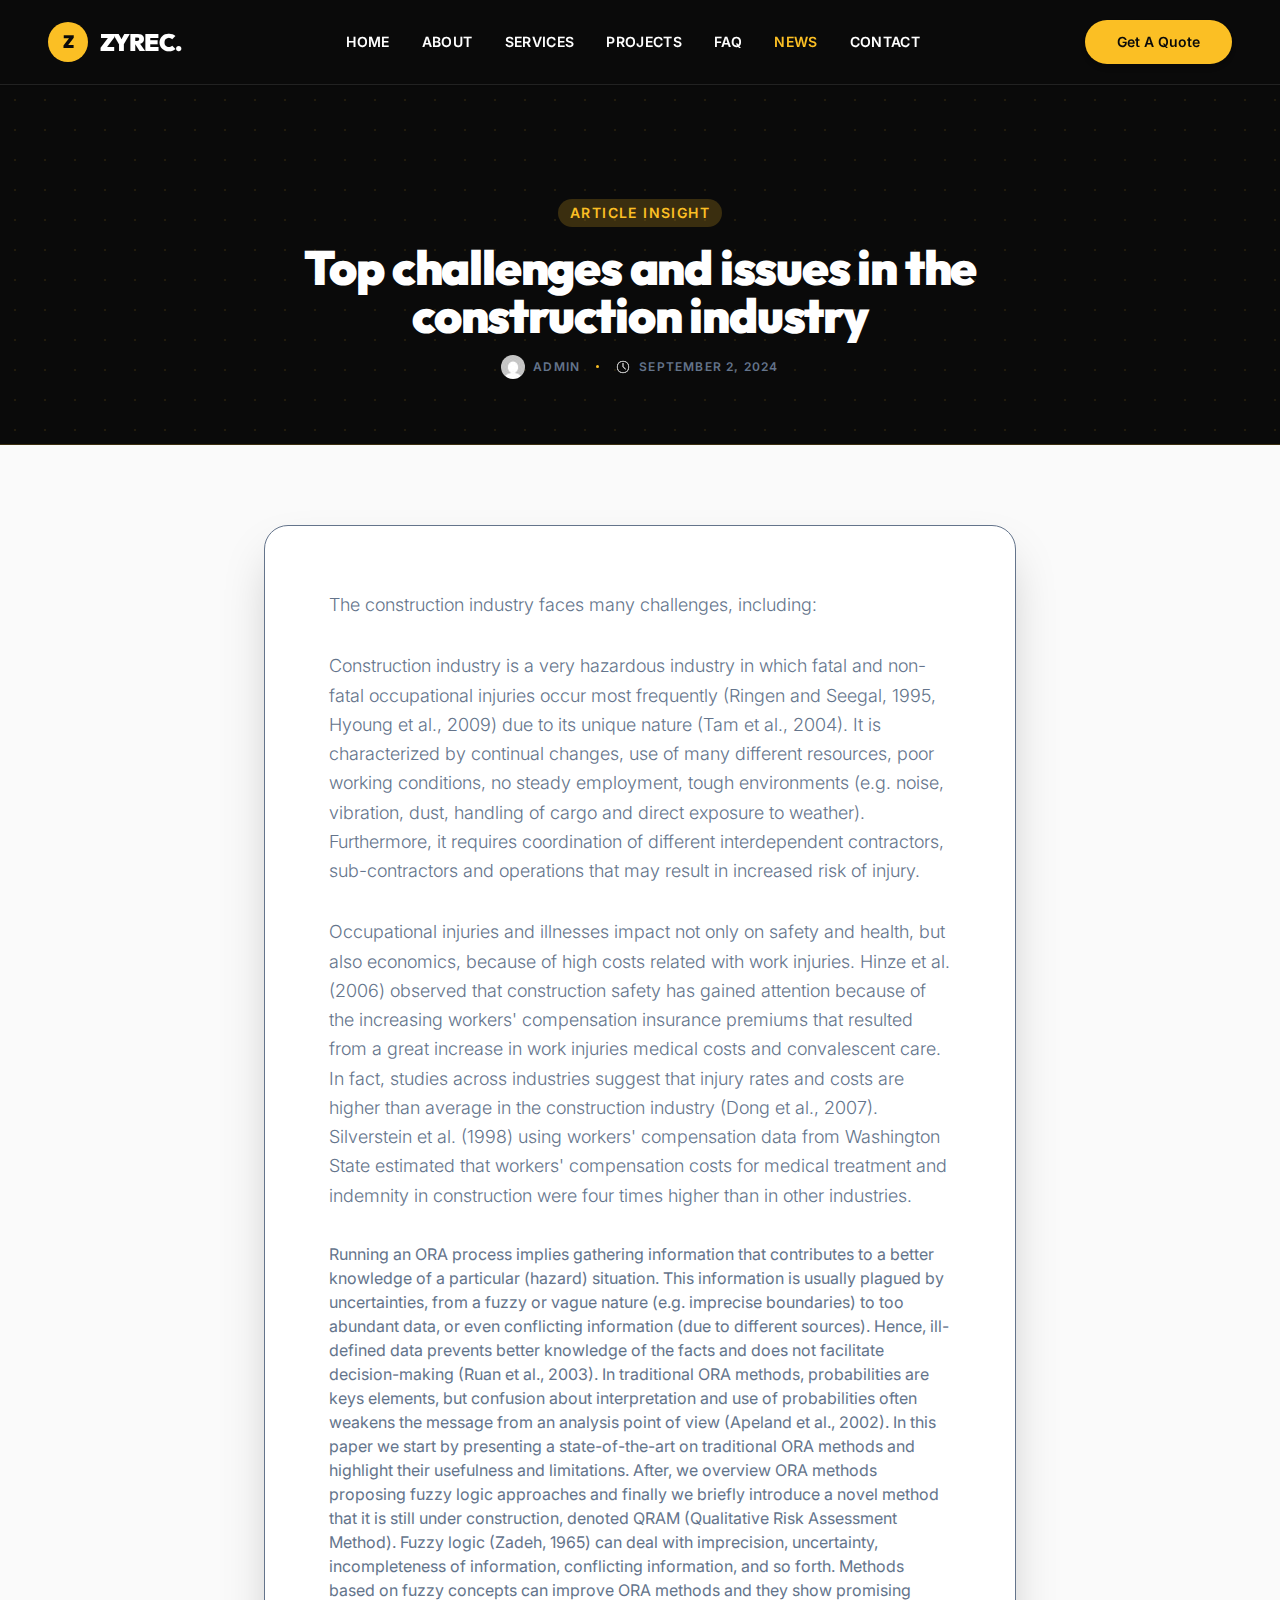
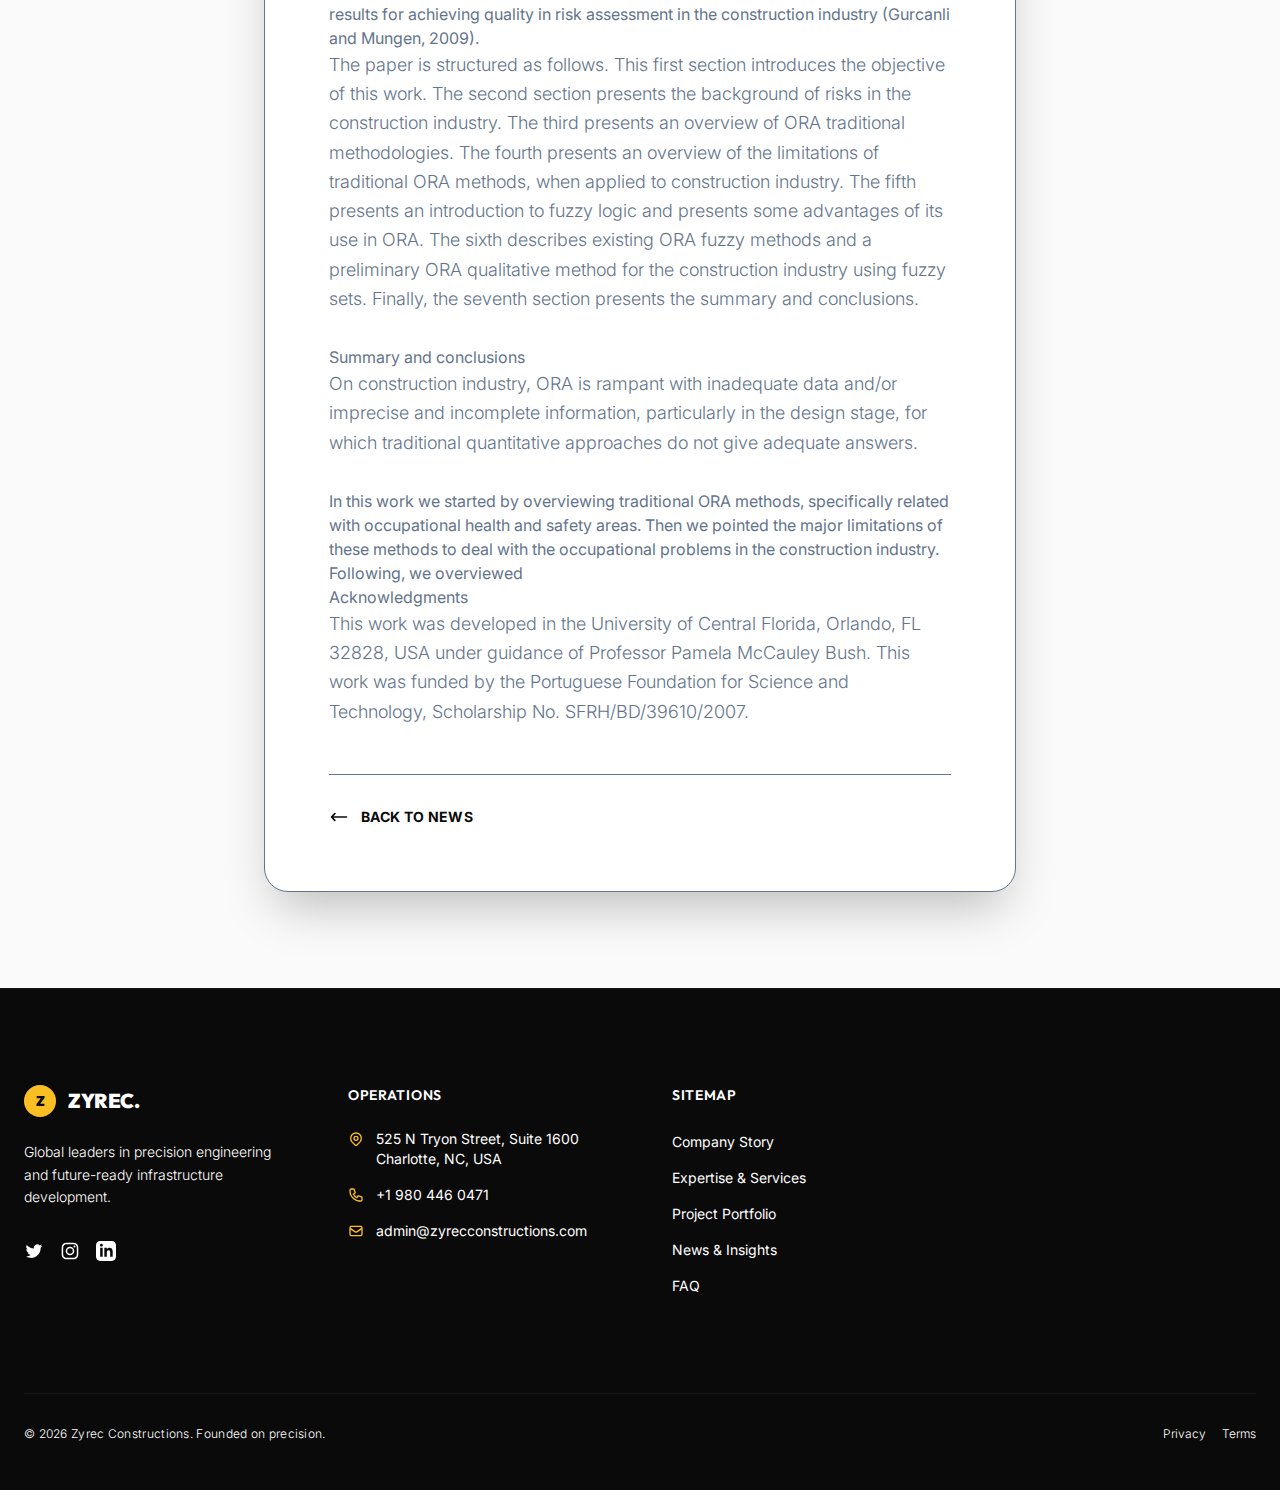
<file: news/top-challenges-and-issues-in-the-construction-industry/index.html>
<!DOCTYPE html>
<html lang="en">
<head>
    <meta charset="UTF-8" />
    <meta name="viewport" content="width=device-width, initial-scale=1.0" />
    <meta name="description" content="Zyrec Constructions provides innovative and reliable building solutions." />
    <title>Top challenges and issues in the construction industry | Zyrec Constructions</title>
    
    <link rel="stylesheet" href="../../css/tailwind-output.css" />
    <link rel="icon" href="../../images/favicon_z.png" type="image/png">
    
    <link rel="preconnect" href="https://fonts.googleapis.com">
    <link rel="preconnect" href="https://fonts.gstatic.com" crossorigin>
    <link href="https://fonts.googleapis.com/css2?family=Inter:wght@300;400;500;600&family=Outfit:wght@400;600;800;900&display=swap" rel="stylesheet">
    
    <script src="../../script.js" defer></script>
</head>
<body id="top" class="font-sans text-gray bg-light antialiased selection:bg-primary selection:text-dark">
    <header
        class="w-full bg-dark backdrop-blur-md shadow-sm z-50 transition-all duration-300 fixed border-b border-white/10"
        id="main-header" style="position: sticky; top: 0;">
        <nav class="max-w-[90rem] mx-auto py-5 px-6 md:px-12 flex justify-between items-center w-full" id="main-nav">
            <a href="../../" class="flex items-center gap-3 group">
                <div class="w-8 h-8 md:w-10 md:h-10 bg-primary rounded-full flex items-center justify-center transition-transform group-hover:scale-110 duration-300">
                    <span class="text-dark font-display font-black text-base md:text-lg">Z</span>
                </div>
                <h1 class="text-xl md:text-2xl font-display font-black text-white tracking-tight">ZYREC.</h1>
            </a>
            <ul class="hidden lg:flex gap-8 items-center text-sm font-semibold tracking-wide uppercase">
                <li><a href="../../" class="text-white hover:text-primary transition-colors py-1 relative group">HOME<span class="absolute left-0 -bottom-1 w-full h-[2px] bg-primary scale-x-0 group-hover:scale-x-100 transition-transform origin-left duration-300"></span></a></li>
                <li><a href="../../about/" class="text-white hover:text-primary transition-colors py-1 relative group">ABOUT<span class="absolute left-0 -bottom-1 w-full h-[2px] bg-primary scale-x-0 group-hover:scale-x-100 transition-transform origin-left duration-300"></span></a></li>
                <li><a href="../../services/" class="text-white hover:text-primary transition-colors py-1 relative group">SERVICES<span class="absolute left-0 -bottom-1 w-full h-[2px] bg-primary scale-x-0 group-hover:scale-x-100 transition-transform origin-left duration-300"></span></a></li>
                <li><a href="../../projects/" class="text-white hover:text-primary transition-colors py-1 relative group">PROJECTS<span class="absolute left-0 -bottom-1 w-full h-[2px] bg-primary scale-x-0 group-hover:scale-x-100 transition-transform origin-left duration-300"></span></a></li>
                <li><a href="../../faq/" class="text-white hover:text-primary transition-colors py-1 relative group">FAQ<span class="absolute left-0 -bottom-1 w-full h-[2px] bg-primary scale-x-0 group-hover:scale-x-100 transition-transform origin-left duration-300"></span></a></li>
                <li><a href="../../news/" class="text-primary transition-colors py-1 relative">NEWS</a></li>
                <li><a href="../../contact/" class="text-white hover:text-primary transition-colors py-1 relative group">CONTACT<span class="absolute left-0 -bottom-1 w-full h-[2px] bg-primary scale-x-0 group-hover:scale-x-100 transition-transform origin-left duration-300"></span></a></li>
            </ul>
            <div class="hidden lg:flex items-center gap-6">
                <a href="../../contact/" class="bg-primary text-dark font-semibold text-sm px-8 py-3 rounded-full hover:bg-white transition-all duration-300 shadow-md hover:shadow-lg hover:-translate-y-0.5">Get A Quote</a>
            </div>
            <button class="lg:hidden relative w-8 h-6 text-white hover:text-primary transition-colors focus:outline-none" id="hamburger-menu" aria-label="Menu">
                <span class="hamburger-line top-line"></span>
                <span class="hamburger-line middle-line"></span>
                <span class="hamburger-line bottom-line"></span>
            </button>
            <ul id="mobile-menu" class="hidden flex-col items-center gap-6 mt-6 bg-white shadow-2xl absolute top-full left-0 w-full p-8 lg:hidden border-t border-gray-100">
                <li><a href="../../" class="hover:text-primary text-dark transition-colors font-display font-bold text-2xl">HOME</a></li>
                <li><a href="../../about/" class="hover:text-primary text-dark transition-colors font-display font-bold text-2xl">ABOUT</a></li>
                <li><a href="../../services/" class="hover:text-primary text-dark transition-colors font-display font-bold text-2xl">SERVICES</a></li>
                <li><a href="../../projects/" class="hover:text-primary text-dark transition-colors font-display font-bold text-2xl">PROJECTS</a></li>
                <li><a href="../../faq/" class="hover:text-primary text-dark transition-colors font-display font-bold text-2xl">FAQ</a></li>
                <li><a href="../../news/" class="hover:text-primary text-primary transition-colors font-display font-bold text-2xl">NEWS</a></li>
                <li><a href="../../contact/" class="hover:text-primary text-dark transition-colors font-display font-bold text-2xl">CONTACT</a></li>
                <li><a href="../../contact/" class="mt-4 bg-primary text-dark font-bold px-10 py-4 rounded-full w-full text-center hover:bg-dark hover:text-white transition-colors">GET A QUOTE</a></li>
            </ul>
        </nav>
    </header>

    <main class="bg-light relative pb-24">
        <!-- Typographic Hero -->
        <section class="min-h-[40vh] bg-dark flex flex-col justify-center items-center text-center px-6 relative overflow-hidden border-b border-primary/20">
            <div class="absolute inset-0 opacity-10" style="background-image: radial-gradient(#FBBF24 1px, transparent 1px); background-size: 30px 30px;"></div>
            <div class="relative z-10 max-w-4xl mt-8 md:mt-12">
                <span class="inline-block py-1 px-3 rounded-full bg-primary/20 text-primary font-semibold tracking-widest text-sm uppercase mb-4 animate-fade-in-up">Article Insight</span>
                <h1 class="text-3xl md:text-5xl font-display font-black text-white tracking-tight mb-4 animate-fade-in-up" style="animation-delay: 100ms;">
                    Top challenges and issues in the construction industry
                </h1>
                <div class="flex items-center justify-center gap-4 text-xs font-semibold text-gray-300 uppercase tracking-widest animate-fade-in-up" style="animation-delay: 200ms;">
                    <span class="flex items-center gap-2"><img src="../../images/admin-icon.jpg" class="w-6 h-6 rounded-full" alt="admin"> admin</span>
                    <span class="w-[3px] h-[3px] rounded-full bg-primary"></span>
                    <span class="flex items-center gap-2"><img src="../../images/clock-icon.png" class="w-4 h-4 opacity-70" alt="date"> September 2, 2024</span>
                </div>
            </div>
        </section>

        <!-- Article Container -->
        <article class="max-w-[50rem] mx-auto px-6 relative z-20 pt-20">
            <div class="bg-white rounded-3xl shadow-2xl p-10 md:p-16 border border-gray-100">
                <!-- Title Moved to Hero -->
                
                <div class="prose prose-lg max-w-none text-gray-600 mb-12">
                    
                    <p class="text-lg text-gray-600 leading-relaxed font-light mb-8">The construction industry faces many challenges, including:</p>


    
    <p class="text-lg text-gray-600 leading-relaxed font-light mb-8">Construction industry is a very hazardous industry in which fatal and non-fatal occupational injuries occur most frequently (Ringen and Seegal, 1995, Hyoung et al., 2009) due to its unique nature (Tam et al., 2004). It is characterized by continual changes, use of many different resources, poor working conditions, no steady employment, tough environments (e.g. noise, vibration, dust, handling of cargo and direct exposure to weather). Furthermore, it requires coordination of different interdependent contractors, sub-contractors and operations that may result in increased risk of injury.</p>
    <p class="text-lg text-gray-600 leading-relaxed font-light mb-8">Occupational injuries and illnesses impact not only on safety and health, but also economics, because of high costs related with work injuries. Hinze et al. (2006) observed that construction safety has gained attention because of the increasing workers' compensation insurance premiums that resulted from a great increase in work injuries medical costs and convalescent care. In fact, studies across industries suggest that injury rates and costs are higher than average in the construction industry (Dong et al., 2007). Silverstein et al. (1998) using workers' compensation data from Washington State estimated that workers' compensation costs for medical treatment and indemnity in construction were four times higher than in other industries.</p>

    <p class="news-wrapper-p">Running an ORA process implies gathering information that contributes to a better knowledge of a particular (hazard) situation. This information is usually plagued by uncertainties, from a fuzzy or vague nature (e.g. imprecise boundaries) to too abundant data, or even conflicting information (due to different sources). Hence, ill-defined data prevents better knowledge of the facts and does not facilitate decision-making (Ruan et al., 2003). In traditional ORA methods, probabilities are keys elements, but confusion about interpretation and use of probabilities often weakens the message from an analysis point of view (Apeland et al., 2002).
In this paper we start by presenting a state-of-the-art on traditional ORA methods and highlight their usefulness and limitations. After, we overview ORA methods proposing fuzzy logic approaches and finally we briefly introduce a novel method that it is still under construction, denoted QRAM (Qualitative Risk Assessment Method). Fuzzy logic (Zadeh, 1965) can deal with imprecision, uncertainty, incompleteness of information, conflicting information, and so forth. Methods based on fuzzy concepts can improve ORA methods and they show promising results for achieving quality in risk assessment in the construction industry (Gurcanli and Mungen, 2009).</p>


        <p class="text-lg text-gray-600 leading-relaxed font-light mb-8">The paper is structured as follows. This first section introduces the objective of this work. The second section presents the background of risks in the construction industry. The third presents an overview of ORA traditional methodologies. The fourth presents an overview of the limitations of traditional ORA methods, when applied to construction industry. The fifth presents an introduction to fuzzy logic and presents some advantages of its use in ORA. The sixth describes existing ORA fuzzy methods and a preliminary ORA qualitative method for the construction industry using fuzzy sets. Finally, the seventh section presents the summary and conclusions.</p>
    <h4>Summary and conclusions</h4>
    <p class="text-lg text-gray-600 leading-relaxed font-light mb-8">On construction industry, ORA is rampant with inadequate data and/or imprecise and incomplete information, particularly in the design stage, for which traditional quantitative approaches do not give adequate answers.</p>
    <p class="news-wrapper-p">In this work we started by overviewing traditional ORA methods, specifically related with occupational health and safety areas. Then we pointed the major limitations of these methods to deal with the occupational problems in the construction industry.
Following, we overviewed</p>
        <h4>Acknowledgments</h4>
        <p class="text-lg text-gray-600 leading-relaxed font-light mb-8">This work was developed in the University of Central Florida, Orlando, FL 32828, USA under guidance of Professor Pamela McCauley Bush. This work was funded by the Portuguese Foundation for Science and Technology, Scholarship No. SFRH/BD/39610/2007.</p>
        
    
                </div>
                
                <div class="border-t border-gray-100 pt-8 mt-12 flex justify-between items-center">
                    <a href="../../news/" class="inline-flex items-center gap-3 text-dark font-bold hover:text-primary transition-colors text-sm uppercase tracking-wide group">
                        <svg class="w-5 h-5 transform group-hover:-translate-x-1 transition-transform" fill="none" stroke="currentColor" viewBox="0 0 24 24"><path stroke-linecap="round" stroke-linejoin="round" stroke-width="2" d="M7 16l-4-4m0 0l4-4m-4 4h18"></path></svg>
                        Back to News
                    </a>
                </div>
            </div>
        </article>
    </main>

    <!-- Modern Minimal Footer -->
    <footer class="bg-dark text-white pt-24 pb-12 border-t border-white/5">
        <div class="max-w-[90rem] mx-auto px-6">
            <div class="grid grid-cols-1 md:grid-cols-2 lg:grid-cols-4 gap-16 mb-24">
                <!-- Brand -->
                <div class="lg:col-span-1">
                    <a href="../../" class="flex items-center gap-3 mb-6">
                        <div class="w-8 h-8 bg-primary rounded-full flex items-center justify-center">
                            <span class="text-dark font-display font-black text-sm">Z</span>
                        </div>
                        <h2 class="text-xl font-display font-black tracking-tight">ZYREC.</h2>
                    </a>
                    <p class="text-gray-400 font-light text-sm leading-relaxed mb-8">
                        Global leaders in precision engineering and future-ready infrastructure development.
                    </p>

                    <!-- SVG Social Links -->
                    <div class="flex gap-4">
                        <a href="#" class="text-gray-500 hover:text-primary transition-colors">
                            <svg class="w-5 h-5" fill="currentColor" viewBox="0 0 24 24" aria-hidden="true">
                                <path
                                    d="M8.29 20.251c7.547 0 11.675-6.253 11.675-11.675 0-.178 0-.355-.012-.53A8.348 8.348 0 0022 5.92a8.19 8.19 0 01-2.357.646 4.118 4.118 0 001.804-2.27 8.224 8.224 0 01-2.605.996 4.107 4.107 0 00-6.993 3.743 11.65 11.65 0 01-8.457-4.287 4.106 4.106 0 001.27 5.477A4.072 4.072 0 012.8 9.713v.052a4.105 4.105 0 003.292 4.022 4.095 4.095 0 01-1.853.07 4.108 4.108 0 003.834 2.85A8.233 8.233 0 012 18.407a11.616 11.616 0 006.29 1.84" />
                            </svg>
                        </a>
                        <a href="#" class="text-gray-500 hover:text-primary transition-colors">
                            <svg class="w-5 h-5" fill="currentColor" viewBox="0 0 24 24" aria-hidden="true">
                                <path fill-rule="evenodd"
                                    d="M12.315 2c2.43 0 2.784.013 3.808.06 1.064.049 1.791.218 2.427.465a4.902 4.902 0 011.772 1.153 4.902 4.902 0 011.153 1.772c.247.636.416 1.363.465 2.427.048 1.067.06 1.407.06 4.123v.08c0 2.643-.012 2.987-.06 4.043-.049 1.064-.218 1.791-.465 2.427a4.902 4.902 0 01-1.153 1.772 4.902 4.902 0 01-1.772 1.153c-.636.247-1.363.416-2.427.465-1.067.048-1.407.06-4.123.06h-.08c-2.643 0-2.987-.012-4.043-.06-1.064-.049-1.791-.218-2.427-.465a4.902 4.902 0 01-1.772-1.153 4.902 4.902 0 01-1.153-1.772c-.247-.636-.416-1.363-.465-2.427-.047-1.024-.06-1.379-.06-3.808v-.63c0-2.43.013-2.784.06-3.808.049-1.064.218-1.791.465-2.427a4.902 4.902 0 011.153-1.772A4.902 4.902 0 015.45 2.525c.636-.247 1.363-.416 2.427-.465C8.901 2.013 9.256 2 11.685 2h.63zm-.081 1.802h-.468c-2.456 0-2.784.011-3.807.058-.975.045-1.504.207-1.857.344-.467.182-.8.398-1.15.748-.35.35-.566.683-.748 1.15-.137.353-.3.882-.344 1.857-.047 1.023-.058 1.351-.058 3.807v.468c0 2.456.011 2.784.058 3.807.045.975.207 1.504.344 1.857.182.466.399.8.748 1.15.35.35.683.566 1.15.748.353.137.882.3 1.857.344 1.054.048 1.37.058 4.041.058h.08c2.597 0 2.917-.01 3.96-.058.976-.045 1.505-.207 1.858-.344.466-.182.8-.398 1.15-.748.35-.35.566-.683.748-1.15.137-.353.3-.882.344-1.857.048-1.055.058-1.37.058-4.041v-.08c0-2.597-.01-2.917-.058-3.96-.045-.976-.207-1.505-.344-1.858a3.097 3.097 0 00-.748-1.15 3.098 3.098 0 00-1.15-.748c-.353-.137-.882-.3-1.857-.344-1.023-.047-1.351-.058-3.807-.058zM12 6.865a5.135 5.135 0 110 10.27 5.135 5.135 0 010-10.27zm0 1.802a3.333 3.333 0 100 6.666 3.333 3.333 0 000-6.666zm5.338-3.205a1.2 1.2 0 110 2.4 1.2 1.2 0 010-2.4z"
                                    clip-rule="evenodd" />
                            </svg>
                        </a>
                        <a href="#" class="text-gray-500 hover:text-primary transition-colors">
                            <svg class="w-5 h-5" fill="currentColor" viewBox="0 0 24 24" aria-hidden="true">
                                <path d="M19 0h-14c-2.761 0-5 2.239-5 5v14c0 2.761 2.239 5 5 5h14c2.762 0 5-2.239 5-5v-14c0-2.761-2.238-5-5-5zm-11 19h-3v-11h3v11zm-1.5-12.268c-.966 0-1.75-.79-1.75-1.764s.784-1.764 1.75-1.764 1.75.79 1.75 1.764-.783 1.764-1.75 1.764zm13.5 12.268h-3v-5.604c0-3.368-4-3.113-4 0v5.604h-3v-11h3v1.765c1.396-2.586 7-2.777 7 2.476v6.759z"/>
                            </svg>
                        </a>
                    </div>
                </div>

                <!-- Operations -->
                <div>
                    <h4 class="font-display font-semibold text-white mb-6 uppercase tracking-wider text-sm">Operations
                    </h4>
                    <ul class="space-y-4">
                        <li class="flex items-start gap-3 text-gray-400 text-sm">
                            <span class="text-primary mt-0.5"><svg class="w-4 h-4" fill="none" stroke="currentColor"
                                    viewBox="0 0 24 24">
                                    <path stroke-linecap="round" stroke-linejoin="round" stroke-width="2"
                                        d="M17.657 16.657L13.414 20.9a1.998 1.998 0 01-2.827 0l-4.244-4.243a8 8 0 1111.314 0z">
                                    </path>
                                    <path stroke-linecap="round" stroke-linejoin="round" stroke-width="2"
                                        d="M15 11a3 3 0 11-6 0 3 3 0 016 0z"></path>
                                </svg></span>
                            525 N Tryon Street, Suite 1600<br />Charlotte, NC, USA
                        </li>
                        <li class="flex items-center gap-3 text-gray-400 text-sm">
                            <span class="text-primary"><svg class="w-4 h-4" fill="none" stroke="currentColor"
                                    viewBox="0 0 24 24">
                                    <path stroke-linecap="round" stroke-linejoin="round" stroke-width="2"
                                        d="M3 5a2 2 0 012-2h3.28a1 1 0 01.948.684l1.498 4.493a1 1 0 01-.502 1.21l-2.257 1.13a11.042 11.042 0 005.516 5.516l1.13-2.257a1 1 0 011.21-.502l4.493 1.498a1 1 0 01.684.949V19a2 2 0 01-2 2h-1C9.716 21 3 14.284 3 6V5z">
                                    </path>
                                </svg></span>
                            +1 980 446 0471
                        </li>
                        <li class="flex items-center gap-3 text-gray-400 text-sm">
                            <span class="text-primary"><svg class="w-4 h-4" fill="none" stroke="currentColor"
                                    viewBox="0 0 24 24">
                                    <path stroke-linecap="round" stroke-linejoin="round" stroke-width="2"
                                        d="M3 8l7.89 5.26a2 2 0 002.22 0L21 8M5 19h14a2 2 0 002-2V7a2 2 0 00-2-2H5a2 2 0 00-2 2v10a2 2 0 002 2z">
                                    </path>
                                </svg></span>
                            <a href="mailto:admin@zyrecconstructions.com"
                                class="hover:text-primary transition-colors">admin@zyrecconstructions.com</a>
                        </li>
                    </ul>
                </div>

                <!-- Navigation -->
                <div>
                    <h4 class="font-display font-semibold text-white mb-6 uppercase tracking-wider text-sm">Sitemap</h4>
                    <ul class="space-y-3">
                        <li><a href="../../about/"
                                class="text-sm text-gray-400 hover:text-primary transition-colors">Company Story</a>
                        </li>
                        <li><a href="../../services/"
                                class="text-sm text-gray-400 hover:text-primary transition-colors">Expertise &
                                Services</a></li>
                        <li><a href="../../projects/"
                                class="text-sm text-gray-400 hover:text-primary transition-colors">Project Portfolio</a>
                        </li>
                        <li><a href="../../news/" class="text-sm text-gray-400 hover:text-primary transition-colors">News &
                                Insights</a></li>
                        <li><a href="../../faq/" class="text-sm text-gray-400 hover:text-primary transition-colors">FAQ</a>
                        </li>
                    </ul>
                </div>
            </div>

            <!-- Copyright -->
            <div class="border-t border-white/5 pt-8 flex flex-col md:flex-row justify-between items-center gap-4">
                <p class="text-xs font-light text-gray-500 tracking-wide">&copy; 2026 Zyrec Constructions. Founded on
                    precision.</p>
                <div class="flex gap-4 text-xs font-light text-gray-500">
                    <a href="#" class="hover:text-white transition-colors">Privacy</a>
                    <a href="#" class="hover:text-white transition-colors">Terms</a>
                </div>
            </div>
        </div>

        <!-- Scroll to Top (Minimal) -->
        <div class="fixed bottom-6 right-6 md:bottom-8 md:right-8 z-[60]" id="scroll-to-top" style="display: none;">
            <a href="#top"
                class="w-12 h-12 bg-white rounded-full flex items-center justify-center shadow-2xl hover:bg-primary transition-colors group">
                <svg class="w-5 h-5 text-dark" fill="none" stroke="currentColor" viewBox="0 0 24 24">
                    <path stroke-linecap="round" stroke-linejoin="round" stroke-width="2" d="M5 15l7-7 7 7"></path>
                </svg>
            </a>
        </div>
    </footer>

</body>
</html>
</file>
<file: css/about.css>
@import url('https://fonts.googleapis.com/css2?family=Open+Sans:ital,wght@0,300..800;1,300..800&family=Roboto:ital,wght@0,100..900;1,100..900&display=swap');


:root{
  --bg-gradient: linear-gradient(180deg, rgba(255, 255, 255, 0.15), rgba(255, 255, 255, 0));
  --bd-font-sans-serif:'Open Sans', sans-serif;
  --bd-light: #F4F6F8;
  --bd-dark: #040F28;
  --primary: #F4C543;
  --light: #F4F6F8;
  --dark: #040F28;
  --gray:#666262;
}
*,*::before,*::after{
  margin:0;
  padding:0;
  box-sizing: border-box;
}
html{
  scroll-behavior: smooth;
  overflow-x: hidden;
}
body {
    margin: 0;
    font-size: clamp(1rem,2.2vh,1.5rem);
    font-weight: 400;
    line-height: 1.5;
    font-family: var(--bd-font-sans-serif);
    background-color: #888;
    
}
.yellow-text{
    color: var(--primary);
}
img{
  display: block;
}
.header-logo{
    display:flex;
    align-items: center;
    gap:2rem;
}
.header-logo-link{
    text-decoration: none;
    color:black;
}
.header-logo h1{
    font-size: 1.5rem;
    position: relative;
    display: inline-block;
    cursor: pointer;
}
.header-logo h1::after {
    content: '';
    position: absolute;
    left: 0;
    bottom: 0;
    height: 2px;
    width: 100%;
    background-color: black; 
    transform: scaleX(0);
    transform-origin: left;
    transition: transform 0.3s ease-in-out;
}

.header-logo h1:hover::after {
  transform: scaleX(1);
}
.header-contact{
    display: flex;
    align-items: center;
    gap: 3rem; 
}
.header-contact-info h2{
    font-size: 1.2rem;
    position: relative;
    display: inline-block;
    cursor: pointer;
}
.header-contact-info h2::after{
    content: '';
    position: absolute;
    left: 0;
    bottom: 0;
    height: 2px;
    width: 100%;
    background-color: var(--primary); 
    transform: scaleX(0);
    transform-origin: left;
    transition: transform 0.3s ease-in-out;
}
.header-contact-info h2:hover::after{
   transform: scaleX(1);
}
.header-contact-info h2:hover{
    color:var(--primary);
}
.header-contact-info p{
    font-size: 0.8rem;
    color: var(--gray);
}
.header-contact-info{
    display: flex;
    flex-direction: column;
    align-items: center;
    justify-content: center;

}
.header-info{
    transition: transform 0.3s ease, opacity 0.3s ease;
  will-change: transform, opacity;
  background-color: #fff;
}
.header-info.hide {
     transform: translateY(-100%);
  opacity: 0;
  pointer-events: none;
}
.get-a-quote{
    text-decoration: none;
    color: black;
    background-color: var(--primary);
    padding: 0.9rem 2rem 0.9rem 2rem;
    font-weight: 600;
    font-size: 1rem;
}
.get-a-quote:hover{
    background-color: hsla(45, 89%, 61%, 0.7);
}
.header-info{
    display: flex;
    justify-content: space-around;
}
nav ul{
    display: flex;
    list-style-type: none;
    justify-content: center;
    gap: 2rem;
}
nav ul li a{
    text-decoration: none;
    color: var(--bd-light);
    font-weight: 700;
    font-size: 1.1rem;
}
nav ul li a:hover{
    color: var(--primary);
}
nav{
    background-color: black;
    padding: 1rem;
}
nav.fixed {
  position: fixed;
  top: 0;
  left: 0;
  right: 0;
  z-index: 1000;
}
/* Hide hamburger by default */
.hamburger {
  display: none;
  font-size: 2rem;
  background: none;
  border: none;
  color: var(--primary); /* or white, depending on your background */
  cursor: pointer;
  padding: 0.5rem;
  z-index: 1000;
}
.hero{
    background-image: linear-gradient(rgba(0, 0, 0, 0.6), rgba(0, 0, 0, 0.6)),url(../images/about-hero-bg.jpg);
    height: 60vh;
    background-repeat: no-repeat;
    background-size: cover;
    background-position:center;
}
.hero-content{
    padding-top:15rem;
    width:55vw;
    text-align: center;
    margin: 0 auto;
}
.hero-content h2{
    font-weight: 900;
    color: var(--light);
    font-size: 4rem;
    animation-delay: 0.4s;
    animation: fadeInUp 3s ease-out forwards;
}

.hero-content p{
    color: var(--bd-light);
    font-weight: 600;
    animation-delay: 0.4s;
    animation: fadeInUp 3s ease-out forwards;
}
@keyframes fadeInUp {
  0% {
    opacity: 0;
    transform: translateY(30px);
  }
  100% {
    opacity: 1;
    transform: translateY(0);
  }
} 
.about h2,h3{
    text-align: center;
    margin: 1rem;
    color:#fff;
}
.about h2{
    font-size: 3rem;
}
.about p{
    color:#fff;
}
.about ul li{
    margin: 1rem;
    color:#fff;
    
}
.about{
    margin:2rem;
}
.ceo {
    width: 50%;
    margin: 2rem auto;
}
.ceo img{
    width: 100%;
    height: auto;
}
.founders figure{
    width: 30%;
}
.founders figure img{
    width: 100%;
    height: auto;
    aspect-ratio: 1/1;
}
.founders figure figcaption{
    background-color: rgb(70, 66, 66);
    padding: 1rem;
    font-size: 1.5rem;
    font-weight: 600;
    color: #fff;
}
.founders figure .figcaption{
    font-weight: normal;
    font-size: 1.2rem;
}
figure figcaption summary{
  font-weight: normal;
  font-size: 1.2rem;
}
figure figcaption details p{
  font-weight: normal;
  font-size: 1.1rem;
  line-height: 2;
}
.founders{
    display: flex;
    justify-content: space-around;
}
.company-logo figure{
    width: 15%;
}
.company-logo figure img{
    width: 100%;
    height: auto;
}
.contact-details{
    display:flex;
    align-items: center;
    gap:1rem;
    margin-top: 1.5rem;
   color: #888888;
}
.quick-links{
    color: var(--gray);
}
.quick-links img{
    display:inline;
    margin-right: 0.5rem;
}
.quick-links ul li{
    list-style-type: none;
    margin-top: 1rem;
}
.quick-links ul li a{
    text-decoration: none;
    color: #888888;
}
.know-more-button{
    text-decoration: none;
    color: black;
    background-color: var(--primary);
    padding: 0.9rem 2rem 0.9rem 2rem;
    font-weight: 600;
    font-size: 1rem;
    display: block;
    width: 35%;
    margin-top: 1rem;
    
}
.know-more-button:hover{
    background-color: hsla(45, 89%, 61%, 0.7);
}
.brief p{
    margin-top: 1rem;
}

.brief{
    color: #888888;
}
.footer-details h4{
    color: var(--light);
    font-size: 1.7rem;
}
.footer-details {
  display: flex;
  justify-content: space-between;
  align-items: flex-start;
  gap: 20px;
  padding: 40px 20px;
  color: #333;
  flex-wrap: wrap;
}

.footer-details > div {
  flex: 1 1 30%; /* grow, shrink, basis */
  min-width: 250px; /* ensures wrap on smaller screens */
}
.social-icons{
    display:flex;
    gap: 1rem;
   
}
.copyright-and-socials{
    display:flex;
    justify-content: space-between;
    color: var(--light);
    align-items: center;
    padding: 1.3rem;
}
footer hr{
    border: 1px solid #423f3f;
    width:200%;
    margin-left: -10rem;
}
.upward-icon {
  position: fixed;
  bottom: 20px;
  right: 30px;
  z-index: 1000;
  display: none; /* hidden by default */
}

.upward-icon img {
  cursor: pointer;
  border-radius: 50%;
  box-shadow: 0 0 10px rgba(0,0,0,0.3);
  transition: transform 0.3s ease;
}

.upward-icon img:hover {
  transform: scale(1.1);
}

footer{
    background-color: black;
    padding: 2rem 10rem 0rem 10rem;
}
/* Hide nav by default on small screens */
@media screen and (max-width: 834px) {
  .hamburger {
    display: block;
    position: absolute;
    top: 0;
    left: 1rem;
    z-index: 1001;
  }

  nav {
    position: relative;
    padding: 2rem;
  }

  nav ul {
    flex-direction: column;
    position: absolute;
    top: 100%;
    left: 0;
    background-color: var(--bd-light);
    width: 100%;
    display: none;
    text-align: center;
    padding: 1rem 0;
    z-index: 1000;
    min-height:50vh;
    border: 1px solid black; /* Border around the entire menu */
  }

  nav ul.active {
    display: flex;
    align-items: center;
    justify-content: center;
  }

  nav ul li {
    width: 100%; /* Make sure each list item spans full width */
    border-bottom: 1px solid black; /* Bottom border on each item */
    
  }

  nav ul li:last-child {
    border-bottom: none; /* Remove border from the last item */
  }

  nav ul li a {
    color: black;
    margin: 1rem 0;
    display: block;
    width: 100%; 
    font-size: 1.5rem;
    padding: 0.2rem 0
  }
}


@media screen and (max-width: 480px) {
  header,
  main,
  footer {
    width: 100%;
  }

  .header-info {
    flex-direction: column;
    align-items: center;
    text-align: center;
    padding: 1rem;
  }

  .header-logo {
    flex-direction: column;
    gap: 1rem;
  }

  .header-contact {
    flex-direction: column;
    gap: 1rem;
  }

  .header-contact-info h2 {
    font-size: 1rem;
  }

  .get-a-quote {
    width: 80%;
    font-size: 0.9rem;
  }

  .hamburger {
    display: block;
    position: absolute;
    top: 0.5rem;
    left: 1rem;
    z-index: 1001;
    font-size: 2rem;
    background: none;
    border: none;
    color: var(--primary);
    cursor: pointer;
    padding: 0.5rem;
  }

  nav {
    position: relative;
    padding: 2rem;
    width: 100%;
  }

  nav ul {
    flex-direction: column;
    position: absolute;
    top: 100%;
    left: 0;
    background-color: var(--bd-light);
    width: 100%;
    display: none;
    text-align: center;
    padding: 1rem 0;
    z-index: 1000;
    min-height: 50vh;
    border: 1px solid black;
  }

  nav ul.active {
    display: flex;
    align-items: center;
    justify-content: center;
  }

  nav ul li {
    width: 100%;
    border-bottom: 1px solid black;
    margin-top: -1.5rem;
  }

  nav ul li:last-child {
    border-bottom: none;
  }

  nav ul li a {
    color: black;
    margin: 1rem 0;
    display: block;
    width: 100%;
    font-size: 1rem;
    
  }

  .hero {
    height: 50vh;
    background-position: center;
  }

  .hero-content {
    padding-top: 10rem;
    width: 90%;
  }

  .hero-content h2 {
    font-size: 2rem;
  }

  .about h2 {
    font-size: 2rem;
  }

  .about h3 {
    font-size: 1.5rem;
  }

  .ceo {
    width: 90%;
  }

  .founders {
    flex-direction: column;
    align-items: center;
  }

  .founders figure {
    width: 80%;
    margin-bottom: 2rem;
  }

  .company-logo figure {
    width: 40%;
    margin: auto;
  }

  
  .copyright-and-socials {
    flex-direction: column;
    gap: 1rem;
    text-align: center;
  }

  .know-more-button {
    width: 60%;
    margin: 1rem auto;
  }

  footer {
    padding: 2rem 1rem;
  }

  footer hr {
    width: 100%;
    margin: 2rem 0;
  }

  .upward-icon {
    right: 1rem;
    bottom: 1rem;
  }
}



@media (max-width: 932px) and (orientation: landscape) {
  header,
  main,
  footer {
    width: 100%;
  }

  .header-info {
    flex-direction: row;
    justify-content: space-between;
    align-items: center;
    padding: 1rem;
    gap: 1rem;
    text-align: left;
  }

  .header-logo {
    flex-direction: row;
    gap: 1rem;
    align-items: center;
  }

  .header-contact {
    flex-direction: row;
    align-items: center;
    gap: 1rem;
  }

  .header-contact-info {
    align-items: flex-start;
    justify-content: center;
    text-align: center;
    width: 100%;
  }

  .get-a-quote {
    padding: 0.7rem 2rem;
    font-size: 0.9rem;
    display: block;
    width: 87%;
    margin: 1rem 2rem 1rem 2rem;
  }

  .hamburger {
    display: block;
    position: absolute;
    top: 0.5rem;
    left: 1rem;
    z-index: 1001;
    font-size: 2rem;
    background: none;
    border: none;
    color: var(--primary);
    cursor: pointer;
    padding: 0.5rem;
  }

  nav {
    position: relative;
    padding: 2rem;
  }

  nav ul {
    flex-direction: column;
    position: absolute;
    top: 100%;
    left: 0;
    background-color: var(--bd-light);
    width: 100%;
    display: none;
    text-align: center;
    padding: 1rem 0;
    z-index: 1000;
    min-height: 50vh;
    border: 1px solid black;
  }

  nav ul.active {
    display: flex;
    align-items: center;
    justify-content: center;
  }

  nav ul li {
    width: 100%;
    border-bottom: 1px solid black;
  }

  nav ul li:last-child {
    border-bottom: none;
  }

  nav ul li a {
    color: black;
    margin: 1rem 0;
    display: block;
    width: 100%;
    font-size: 1.2rem;
    padding: 0.4rem 0;
  }

  .hero {
    height: 50vh;
    background-position: center;
  }

  .hero-content {
    padding-top: 3rem;
    width: 85%;
    margin: auto;
    text-align: center;
  }

  .hero-content h2 {
    font-size: 2.5rem;
  }

  .about {
    margin: 1rem;
  }

  .about h2 {
    font-size: 2.5rem;
  }

  .about h3 {
    font-size: 1.5rem;
  }

  .ceo {
    width: 85%;
    margin: 2rem auto;
  }

  .founders {
    flex-direction: row;
    flex-wrap: wrap;
    gap: 2rem;
    justify-content: center;
  }

  .founders figure {
    width: 40%;
  }

  .company-logo figure {
    width: 30%;
    margin: auto;
  }

 

  .copyright-and-socials {
    flex-direction: column;
    gap: 1rem;
    text-align: center;
  }

  .know-more-button {
    width: 20%;
    margin: 1rem auto;
  }

  footer {
    padding: 2rem 1rem;
  }

  footer hr {
    width: 100%;
    margin: 2rem 0;
  }

  .upward-icon {
    right: 1rem;
    bottom: 1rem;
  }
}



@media (min-width: 600px) and (max-width: 1366px) and (orientation: portrait) {
  header,
  main,
  footer {
    width: 100%;
  }

  .header-info {
    flex-direction: column;
    align-items: center;
    gap: 1rem;
    padding: 1rem;
    text-align: center;
  }

  .header-logo {
    flex-direction: column;
    align-items: center;
    gap: 1rem;
  }

  .header-contact {
    flex-direction: column;
    align-items: center;
    gap: 1rem;
  }

  .header-contact-info h2 {
    font-size: 1.1rem;
  }

  .get-a-quote {
    width: 70%;
    font-size: 1rem;
    text-align: center;
    padding: 0.8rem;
  }

  .hamburger {
    display: block;
    position: absolute;
    top: 0.5rem;
    left: 1rem;
    z-index: 1001;
    font-size: 2rem;
    background: none;
    border: none;
    color: var(--primary);
    cursor: pointer;
  }

  nav {
    position: relative;
    padding: 2rem 1rem;
  }

  nav ul {
    flex-direction: column;
    position: absolute;
    top: 100%;
    left: 0;
    width: 100%;
    background-color: var(--bd-light);
    display: none;
    text-align: center;
    padding: 1rem 0;
    z-index: 1000;
    min-height: 50vh;
    border: 1px solid black;
  }

  nav ul.active {
    display: flex;
    align-items: center;
    justify-content: center;
  }

  nav ul li {
    width: 100%;
    border-bottom: 1px solid black;
  }

  nav ul li:last-child {
    border-bottom: none;
  }

  nav ul li a {
    font-size: 1.3rem;
    padding: 0.5rem 0;
    color: black;
    display: block;
  }

  .hero {
    height: 60vh;
    background-position: center;
  }

  .hero-content {
    padding-top: 15rem;
    text-align: center;
    width: 90%;
    margin: 0 auto;
  }

  .hero-content h2 {
    font-size: 3rem;
  }

  .about {
    margin: 2rem;
  }

  .about h2 {
    font-size: 2.7rem;
  }

  .about h3 {
    font-size: 1.6rem;
  }

  .ceo {
    width: 85%;
    margin: 2rem auto;
  }

  .founders {
    flex-direction: column;
    gap: 2rem;
    align-items: center;
  }

  .founders figure {
    width: 80%;
  }

  .company-logo figure {
    width: 35%;
    margin: auto;
  }

  .footer-details {
    flex-direction: row;
    justify-content: center;
    
    padding: 2rem;
    gap: 2rem;
  }
.footer-details .quick-links{
    margin-left: 6rem;
}
  .copyright-and-socials {
    flex-direction: column;
    text-align: center;
    gap: 1rem;
  }

  .know-more-button {
    width: 15%;
    margin: 1rem auto;
  }

  footer {
    padding: 2rem 1rem;
  }

  footer hr {
    width: 100%;
    margin: 2rem 0;
  }

  .upward-icon {
    right: 3rem;
    bottom: 1rem;
  }
}

@media (min-width: 768px) and (max-width: 1366px) and (orientation: landscape) {
  header,
  main,
  footer {
    width: 100%;
  }

  .header-info {
    flex-direction: row;
    align-items: center;
    justify-content: space-between;
    padding: 1.5rem 3rem;
    text-align: left;
  }

  .header-logo {
    flex-direction: row;
    align-items: center;
    gap: 1.5rem;
  }

  .header-contact {
    flex-direction: row;
    align-items: center;
    gap: 2rem;
  }

  .header-contact-info {
    align-items: flex-start;
  }

  .get-a-quote {
    width: auto;
    padding: 0.9rem 2rem;
    text-align: center;
  }

  /* Hide hamburger menu */
  .hamburger {
    display: none;
  }

  nav {
    background-color: black;
    padding: 1rem 3rem;
  }

  nav ul {
    display: flex;
    flex-direction: row;
    justify-content: center;
    align-items: center;
    gap: 2rem;
    list-style: none;
  }

  nav ul li a {
    text-decoration: none;
    color: var(--bd-light);
    font-weight: 700;
    font-size: 1.1rem;
  }

  nav ul li a:hover {
    color: var(--primary);
  }

  .hero {
    height: 65vh;
    background-position: center;
  }

  .hero-content {
    padding-top: 12rem;
    text-align: center;
    width: 70%;
    margin: 0 auto;
  }

  .hero-content h2 {
    font-size: 3.5rem;
  }

  .about {
    margin: 2rem 3rem;
  }

  .about h2 {
    font-size: 2.8rem;
  }

  .about h3 {
    font-size: 2rem;
  }

  .ceo {
    width: 50%;
    margin: 2rem auto;
  }

  .founders {
    display: flex;
    justify-content: space-around;
    gap: 2rem;
  }

  .founders figure {
    width: 40%;
  }

  .company-logo figure {
    width: 20%;
    margin: 2rem auto;
  }

  .footer-details {
    display: flex;
    flex-direction: row;
    justify-content: space-between;
    align-items: flex-start;
    padding: 3rem 4rem;
    gap: 2rem;
    flex-wrap: wrap;
  }
  .footer-details .quick-links{
    margin-left: 3rem;
  }

  .footer-details > div {
    flex: 1 1 30%;
    min-width: 250px;
  }

  .copyright-and-socials {
    display: flex;
    flex-direction: row;
    justify-content: space-between;
    align-items: center;
    padding: 2rem 4rem;
    text-align: left;
  }

  .brief .know-more-button {
    width: 15%;
  }

  footer {
    padding: 3rem 4rem;
  }

  footer hr {
    width: 100%;
    margin: 2rem 0;
  }

  .upward-icon {
    bottom: 1.5rem;
    right: 2rem;
  }
}




/* @media (min-width: 768px) and (max-width: 1366px) and (orientation: landscape) {
  header,
  main,
  footer {
    width: 100%;
  }

  .header-logo {
    gap: 1.5rem;
  }

  .header-logo h1 {
    font-size: 1.4rem;
    text-align: center;
  }

  .header-contact {
    flex-direction: row;
    flex-wrap: wrap;
    justify-content: center;
    gap: 2rem;
    padding: 1rem;
  }

  .header-contact-info h2 {
    font-size: 1.1rem;
  }

  .header-contact-info p {
    font-size: 0.75rem;
  }

  .get-a-quote {
    padding: 0.7rem 1.5rem;
    font-size: 1rem;
  }

  .header-info {
    flex-direction: column;
    align-items: center;
    gap: 1rem;
    padding: 1rem;
  }

  nav {
    position: relative;
    padding: 2rem;
  }

  .hamburger {
    display: block;
    position: absolute;
    top: 0.5rem;
    left: 1rem;
    z-index: 1001;
    font-size: 2rem;
    background: none;
    border: none;
    color: var(--primary);
    cursor: pointer;
    padding: 0.5rem;
  }

  nav ul {
    flex-direction: column;
    position: absolute;
    top: 100%;
    left: 0;
    background-color: var(--bd-light);
    width: 100%;
    display: none;
    text-align: center;
    padding: 1rem 0;
    z-index: 1000;
    min-height: 50vh;
    border: 1px solid black;
  }

  nav ul.active {
    display: flex;
    align-items: center;
    justify-content: center;
  }

  nav ul li {
    width: 100%;
    border-bottom: 1px solid black;
  }

  nav ul li:last-child {
    border-bottom: none;
  }

  nav ul li a {
    color: black;
    margin: 1rem 0;
    display: block;
    width: 100%;
    font-size: 1.5rem;
    padding: 0.5rem 0;
  }

  .hero-content {
    padding-top: 10rem;
    width: 80%;
    text-align: center;
    margin: 0 auto;
  }

  .hero-content h2 {
    font-size: 3.5rem;
  }

  .hero-content p {
    font-size: 1.2rem;
  }

  .projects-wrapper {
    margin: 3rem;
  }

  .projects-wrapper p,
  .projects-wrapper strong {
    font-size: 1.2rem;
  }

  .footer-details {
    flex-direction: column;
    gap: 10rem;
    padding: 2rem 1rem;
  }

  .footer-details > div {
    flex: 1 1 100%;
  }

  .know-more-button {
    width: 60%;
    margin-top: 1rem;
  }

  footer {
    padding: 2rem 1rem;
  }

  footer hr {
    width: 100%;
    margin-left: 0;
  }

  .copyright-and-socials {
    flex-direction: column;
    gap: 1rem;
    text-align: center;
  }

  .upward-icon {
    bottom: 1rem;
    right: 1rem;
  }
} */
</file>
